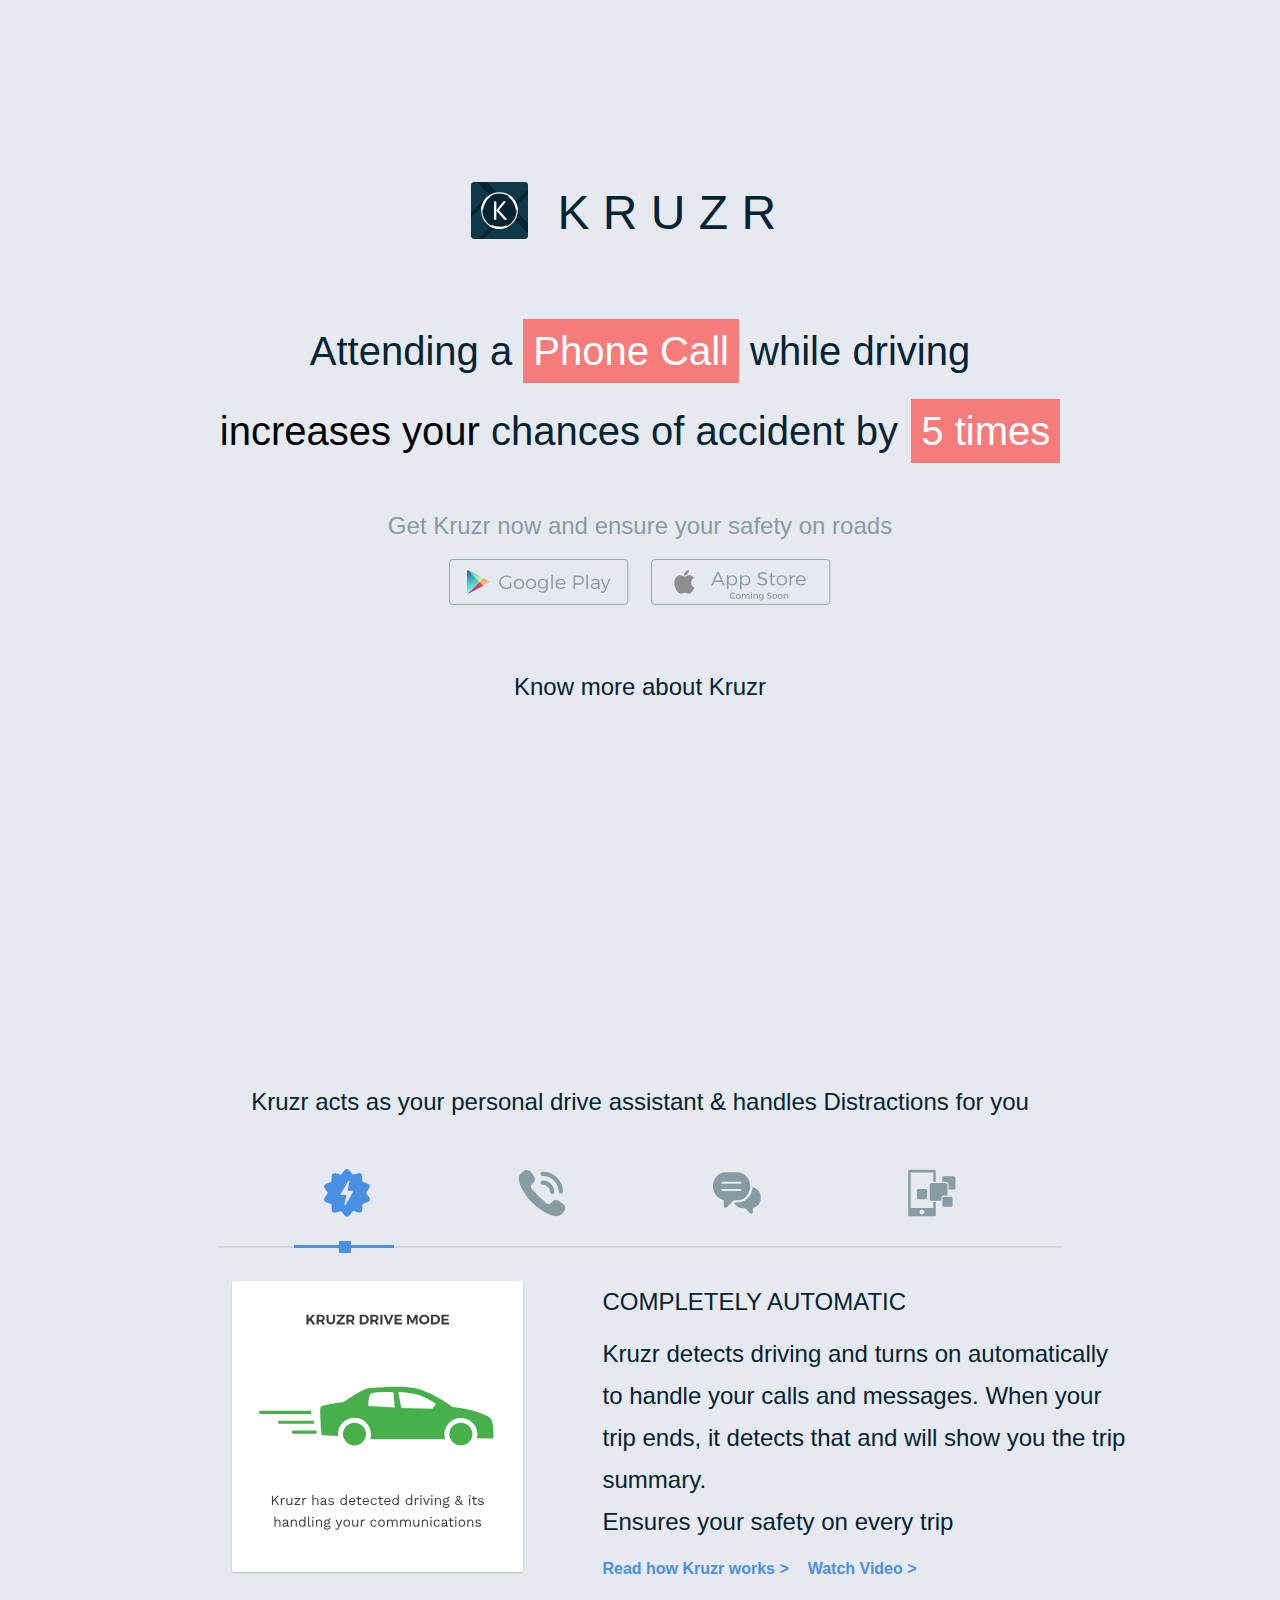
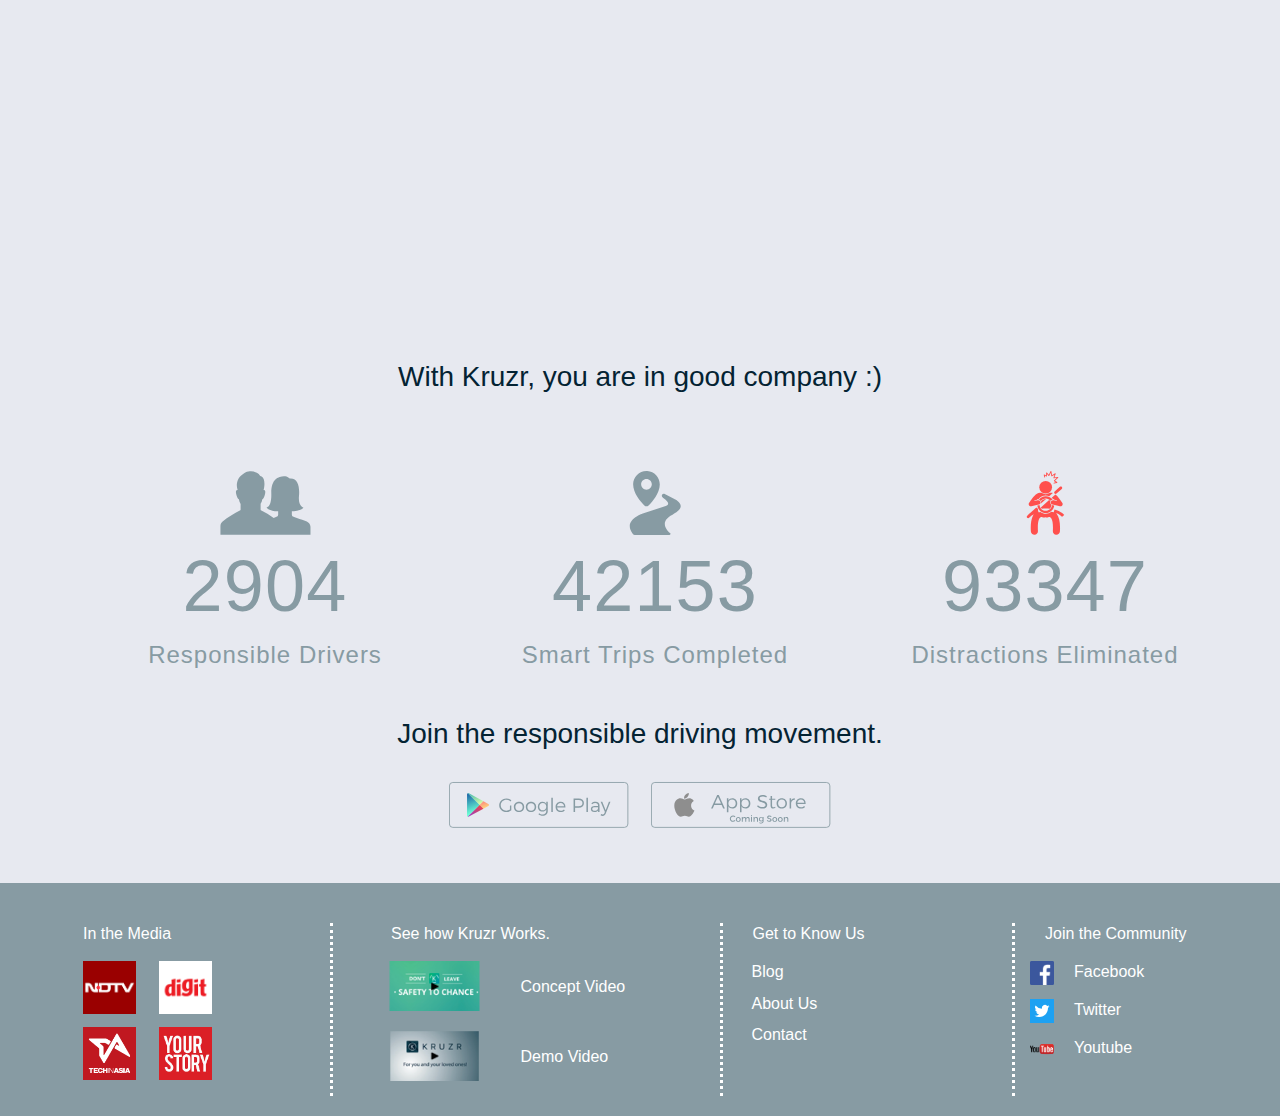
<file: index.html>
<!DOCTYPE html>
<html lang="en">
<head>
  <title>Kruzr - Smart Driving Assistant</title>
  <meta charset="utf-8">
  <meta name="viewport" content="width=device-width, initial-scale=1">
  <meta name="description" content="Kruzr is a smart driving assistant mobile app. Eliminates distracted driving. Handles calls and messages intelligently. Drive Smart. Road Safety." />
  <meta name="keywords" content="Smart Driving Assistant,Distracted driving app,Safe driving app,Safe Driving,Road Safety,Smart driving app,In-car assistant,Safe driving assistant app,Drive mode,Driving interface,digital co-driver,Smart driving,Safe Drive,Texting and driving,call blocker,caller id,personal assistant">
  <META HTTP-EQUIV="CACHE-CONTROL" CONTENT="NO-CACHE">

		<!-- Favicons -->
    <!-- Favicons -->
    <!-- <link rel="shortcut icon" type="image/x-icon" href="img/logo.svg"> -->
    <link rel="shortcut icon" href="img/favicon.ico">
    <link rel="icon" sizes="16x16 32x32 64x64" href="img/favicon.ico">
    <link rel="icon" type="image/png" sizes="196x196" href="img/favicon-192.png">
    <link rel="icon" type="image/png" sizes="160x160" href="img/favicon-160.png">
    <link rel="icon" type="image/png" sizes="96x96" href="img/favicon-96.png">
    <link rel="icon" type="image/png" sizes="64x64" href="img/favicon-64.png">
    <link rel="icon" type="image/png" sizes="32x32" href="img/favicon-32.png">
    <link rel="icon" type="image/png" sizes="16x16" href="img/favicon-16.png">
    <link rel="apple-touch-icon" href="/favicon-57.png">
    <link rel="apple-touch-icon" sizes="114x114" href="img/favicon-114.png">
    <link rel="apple-touch-icon" sizes="72x72" href="img/favicon-72.png">
    <link rel="apple-touch-icon" sizes="144x144" href="img/favicon-144.png">
    <link rel="apple-touch-icon" sizes="60x60" href="img/favicon-60.png">
    <link rel="apple-touch-icon" sizes="120x120" href="img/favicon-120.png">
    <link rel="apple-touch-icon" sizes="76x76" href="img/favicon-76.png">
    <link rel="apple-touch-icon" sizes="152x152" href="img/favicon-152.png">
    <link rel="apple-touch-icon" sizes="180x180" href="img/favicon-180.png">
    <meta name="msapplication-TileColor" content="#FFFFFF">
    <meta name="msapplication-TileImage" content="img/favicon-144.png">
    <meta name="msapplication-config" content="img/browserconfig.xml">
		<link rel="kruzr-icon" sizes="60x60" href="img/logo.svg">
		<!-- Ionicon fonts css file -->
		<!-- <link rel="stylesheet" href="css/ionicons.min.css"> -->
		<!-- magnific popup css file -->
		<!-- <link rel="stylesheet" href="css/magnific-popup.css"> -->
		<!-- Animate.css file -->
		<link rel="stylesheet" href="css/animate.css">
		<!-- Owl carousel css file -->
		<!-- <link rel="stylesheet" href="css/owl.carousel.css"> -->
		<!-- Bootstrap file -->
		<link rel="stylesheet" href="css/bootstrap.min.css">
		<!-- Custom styles css file -->
		<link rel="stylesheet" href="css/kruzr-style.css">

		<!-- <script src="js/jquery-1.12.1.min.js"></script>
		<script src="js/jquery-1.7.min.js"></script> -->

		<script src="js/jquery-2.2.4.min.js"></script>

      <!-- <link rel="stylesheet" type="text/css" href="css/style.css"> -->

      <!-- Google Tag Manager -->
      <script>(function(w,d,s,l,i){w[l]=w[l]||[];w[l].push({'gtm.start':
      new Date().getTime(),event:'gtm.js'});var f=d.getElementsByTagName(s)[0],
      j=d.createElement(s),dl=l!='dataLayer'?'&l='+l:'';j.async=true;j.src=
      'https://www.googletagmanager.com/gtm.js?id='+i+dl;f.parentNode.insertBefore(j,f);
      })(window,document,'script','dataLayer','GTM-WQ2V5J8');</script>
      <!-- End Google Tag Manager -->

      <!-- Facebook Pixel Code -->
      	<script>
      	!function(f,b,e,v,n,t,s){if(f.fbq)return;n=f.fbq=function(){n.callMethod?
      	n.callMethod.apply(n,arguments):n.queue.push(arguments)};if(!f._fbq)f._fbq=n;
      	n.push=n;n.loaded=!0;n.version='2.0';n.queue=[];t=b.createElement(e);t.async=!0;
      	t.src=v;s=b.getElementsByTagName(e)[0];s.parentNode.insertBefore(t,s)}(window,
      	document,'script','https://connect.facebook.net/en_US/fbevents.js');
      	fbq('init', '673801936126494'); // Insert your pixel ID here.
      	fbq('track', 'PageView');
      	</script>
      	<noscript><img height="1" width="1" style="display:none"
      	src="https://www.facebook.com/tr?id=673801936126494&ev=PageView&noscript=1"
      	/></noscript>


<script type="application/ld+json">
{
  "@context":"http://schema.org",
  "@type":"ItemList",
  "itemListElement":[
    {
      "@type":"ListItem",
      "position":1,
      "url":"https://blog.kruzr.co/penal-charges-for-texting-and-driving-in-the-state-of-new-york-d755e2005e6b"
    },
    {
      "@type":"ListItem",
      "position":2,
      "url":"https://blog.kruzr.co/5-solutions-to-boring-long-drives-6857a3269238"
    },
    {
      "@type":"ListItem",
      "position":3,
      "url":"https://blog.kruzr.co/distracted-driving-an-alarming-problem-e9009d1098ee"
    }
  ]
}
</script>

<script type="application/ld+json">
{
  "@context": "http://schema.org",
  "@type": "Person",
  "name": "Kruzr",
  "url": "http://www.kruzr.co",
  "sameAs": [
    "https://www.facebook.com/kruzrsmartdrive",
    "https://twitter.com/Kruzr_co",
    "https://www.linkedin.com/company/13214735/"
  ]
}
</script>

<script>
$(function () {
    var messages = [],
        index = 0;


    messages.push('Phone Call');
    messages.push('Facebook feed');
    messages.push('Whatsapp message');
    messages.push('Kruzr');

    // messages.push('Youtube');
    // messages.push('Facebook Feed');
    // messages.push('Change Music');
    // messages.push('Navigation');
    // messages.push('Phone Call');
    // messages.push('Whatsapp Chat');
    // messages.push('kruzr');


    var messages1 = [],
        index1 = 0;


    messages1.push('5 times');
    messages1.push('10 times');
    messages1.push('23 times');
    // messages1.push('40%');
    // messages1.push('50%');
    // messages1.push('60%');
    messages1.push('25%');

    var messagestart = [],
    indexstart = 0;

    messagestart.push('Attending a');
    messagestart.push('Checking your');
    messagestart.push('Replying to a');
    messagestart.push('Using');

    // messagestart.push('Watching');
    // messagestart.push('Checking your');
    // messagestart.push('Trying to');
    // messagestart.push('Looking for');
    // messagestart.push('Attending a');
    // messagestart.push('Replying to');
    // messagestart.push('If you use');

    var messageend = [],
    indexend = 0;

    messageend.push('increases your ');
    messageend.push('increases your ');
    messageend.push('increases your ');

    messageend.push('and reduces your ');



    var messagedriving = [],
    indexdriving = 0;

    messagedriving.push(' while ');
    messagedriving.push(' while ');
    messagedriving.push(' while ');
    messagedriving.push(' eliminates distracted ');


    var i = 0;
    function cycle() {
        $('#some-id').html(messages[index]);
        index++;

        if (index === messages.length) {
            index = 0;
        }

         $('#some-id1').html(messages1[index1]);
        index1++;

        if (index1 === messages1.length) {
            index1 = 0;
        }

        $('#start-id').html(messagestart[indexstart]);
       indexstart++;

       if (indexstart === messagestart.length) {
           indexstart = 0;
       }

       $('#end-id').html(messageend[indexend]);
       indexend++;

      if (indexend === messageend.length) {
          indexend = 0;
      }

      $('#drive-id').html(messagedriving[indexdriving]);
      indexdriving++;

     if (indexdriving === messagedriving.length) {
         indexdriving = 0;
     }

      var doc = document.getElementById("background");
      var doc1 = document.getElementById("background1");
      //"#F57C7A", "#FA6664", "#F25850",
      var color = ["#F57C7A","#F7534A","#ED443B","#47B04B"];

      doc1.style.backgroundColor = color[i];
      doc.style.backgroundColor = color[i];
      i = (i + 1);
      if (i === color.length) {
          i = 0;
      }

        setTimeout(cycle, 4000);
    }


    function change()
    {
        // var doc = document.getElementById("background");
        // var doc1 = document.getElementById("background1");
        // var color = ["#F57C7A", "#FA6664", "#F25850","#F7534A","#ED443B","#FF0700","#47B04B"];
        //
        // doc1.style.backgroundColor = color[i];
        // doc.style.backgroundColor = color[i];
        // i = (i + 1);
        // if (i === color.length) {
        //     i = 0;
        // }
        var messages = [],
        index = 0;

    }
    setInterval(change, 4000);

    cycle();
});

</script>


<!-- script for scroll -->
<script type="text/javascript">
function scroll(val)
{
    //alert(document.getElementById(val));
    document.getElementById(val).click()
}

</script>

<script type="text/javascript">
    $(function () {

    function loadDoc() {
      var xhttp = new XMLHttpRequest();
      xhttp.onreadystatechange = function() {
        if (this.readyState == 4 && this.status == 200) {
          document.getElementById("users").innerHTML =
          this.responseText;
          console.log(this.responseText);
        }
      };
      xhttp.open("GET", "users.txt", true);
      xhttp.send();
    }
    function loadDocTrips() {
      var xhttp = new XMLHttpRequest();
      xhttp.onreadystatechange = function() {
        if (this.readyState == 4 && this.status == 200) {
          document.getElementById("trips").innerHTML =
          this.responseText;
          console.log(this.responseText);
        }
      };
      xhttp.open("GET", "trips.txt", true);
      xhttp.send();
    }

    function loadDocDistractions() {
      var xhttp = new XMLHttpRequest();
      xhttp.onreadystatechange = function() {
        if (this.readyState == 4 && this.status == 200) {
          document.getElementById("distractions").innerHTML =
          this.responseText;
          console.log(this.responseText);
        }
      };
      xhttp.open("GET", "distractions.txt", true);
      xhttp.send();
    }


    loadDoc();
    loadDocTrips();
    loadDocDistractions();
    // cycle();
});
</script>


<!-- Script for manu bar -->
<script type="text/javascript">
// Create a clone of the menu, right next to original.

$(window).resize(function () {
  $("#max-size")
  .height($(window).height()-.2*$(window).height());

  $("#details")
  .height($(window).height());

  console.log($(window).height());
  console.log(.2*$(window).height());

  if($(window).width() < 750){
          window.location = "./mobile-index.html"
      }
});
</script>


<script >
function myFunction() {
    // alert("Page is loaded");
    $("#max-size")
    .height($(window).height()-.2*$(window).height());

    $("#details")
    .height($(window).height());

//details

    console.log("height on load" +$(window).height());
    console.log("height on load" +.2*$(window).height());


    if($(window).width() < 750){
            window.location = "./mobile-index.html"
        }
}
</script>

<script type="text/javascript">
    function preloadFunc()
    {
      $("#max-size")
      .height($(window).height()-.2*$(window).height());

      $("#details")
      .height($(window).height());

      if($(window).width() < 750){
              window.location = "./mobile-index.html"
          }
    }
    window.onpaint = preloadFunc();
</script>


<script>
    var divs = ["Menu1", "Menu2", "Menu3", "Menu4"];
    var divs1 = ["Menu11", "Menu22", "Menu33", "Menu44"];
    var visibleDivId = null;
    var visibleDivId1 = null;
    function toggleVisibility(divId,divId1) {
      if(visibleDivId === divId) {
        visibleDivId = divId;
      } else {
        visibleDivId = divId;
      }
      hideNonVisibleDivs();

      if(visibleDivId1 === divId1) {
        visibleDivId1 = divId1;
      } else {
        visibleDivId1 = divId1;
      }
      hideNonVisibleDivs1();
      changeImage(divId);
    }

    function changeImage(divId) {

      if(divId == 'Menu1'){
        document.getElementById('call').src="img/automation_selected.svg";
        document.getElementById('chat').src="img/ic_call_deselcted.svg";
        document.getElementById('navigation').src="img/ic_chat.svg";
        document.getElementById('music').src="img/interface_deselected.svg";
      }
      else if(divId == 'Menu2'){
        document.getElementById('call').src="img/automation_deselected.svg";
        document.getElementById('chat').src="img/ic_call.svg";
        document.getElementById('navigation').src="img/ic_chat.svg";
        document.getElementById('music').src="img/interface_deselected.svg";
      }
      else if(divId == 'Menu3'){
        document.getElementById('navigation').src="img/ic_chat_selected.svg";
        document.getElementById('call').src="img/automation_deselected.svg";
        document.getElementById('chat').src="img/ic_call_deselcted.svg";
        document.getElementById('music').src="img/interface_deselected.svg";
      }
      else if(divId == 'Menu4'){
        document.getElementById('navigation').src="img/ic_chat.svg";
        document.getElementById('music').src="img/interface_selected.svg";
        document.getElementById('call').src="img/automation_deselected.svg";
        document.getElementById('chat').src="img/ic_call_deselcted.svg";

      }
    }

    function hideNonVisibleDivs() {
      var i, divId, div;
      for(i = 0; i < divs.length; i++) {
        divId = divs[i];
        div = document.getElementById(divId);
        if(visibleDivId === divId) {
          div.style.display = "block";
        } else {
          div.style.display = "none";
        }
      }
    }
    function hideNonVisibleDivs1() {
      var i, divId1, div1;
      for(i = 0; i < divs.length; i++) {
        divId1 = divs1[i];
        div1 = document.getElementById(divId1);
        if(visibleDivId1 === divId1) {
          div1.style.display = "block";
        } else {
          div1.style.display = "none";
        }
      }
    }
</script>

<script>
  (function(i,s,o,g,r,a,m){i['GoogleAnalyticsObject']=r;i[r]=i[r]||function(){
  (i[r].q=i[r].q||[]).push(arguments)},i[r].l=1*new Date();a=s.createElement(o),
  m=s.getElementsByTagName(o)[0];a.async=1;a.src=g;m.parentNode.insertBefore(a,m)
  })(window,document,'script','https://www.google-analytics.com/analytics.js','ga');

  ga('create', 'UA-103998989-1', 'auto');
  ga('send', 'pageview');

</script>

<script>
$(document).ready(function(){
  // Add smooth scrolling to all links
  $("a").on('click', function(event) {

    // Make sure this.hash has a value before overriding default behavior
    if (this.hash !== "") {
      // Prevent default anchor click behavior
      event.preventDefault();

      // Store hash
      var hash = this.hash;

      // Using jQuery's animate() method to add smooth page scroll
      // The optional number (800) specifies the number of milliseconds it takes to scroll to the specified area
      $('html, body').animate({
        scrollTop: $(hash).offset().top
      }, 800, function(){

        // Add hash (#) to URL when done scrolling (default click behavior)
        window.location.hash = hash;
      });
    } // End if
  });
});
</script>




<!-- JSON-LD markup generated by Google Structured Data Markup Helper. -->
<script type="application/ld+json">
{
  "@context" : "http://schema.org",
  "@type" : "SoftwareApplication",
  "name" : "KRUZR",
  "image" : "http://www.kruzr.co/img/logo.svg",
  "url" : "http://www.kruzr.co/",
  "author" : {
    "@type" : "Person",
    "name" : "Dinesh Fatehpuria"
  },
  "publisher" : {
    "@type" : "Organization",
    "name" : "Kruzr"
  },
  "applicationCategory" : "smart driving assistant",
  "downloadUrl" : "https://play.google.com/store/apps/details?id=co.kruzr.drivesafe&utm_source=website&utm_medium=banner&utm_campaign=inital_landing_page&utm_content=fear",
  "operatingSystem" : "Android",
  "softwareVersion" : "1.2.3",
  "aggregateRating" : {
    "@type" : "AggregateRating",
    "ratingValue" : "4.5",
    "bestRating" : "5",
    "worstRating" : "1",
    "ratingCount" : "81"
  },
  {
  "@context": "http://schema.org",
  "@type": "Organization",
  "url": "http://www.kruzr.co",
  "logo": "http://www.kruzr.co/img/logo.svg"
  }
}
</script>
<style type="text/css">
.marquee {
background-color: #ddd;
width: 100%;
margin: 0 auto;
overflow: hidden;
white-space: nowrap;
}
.marquee span {
display: inline-block;
font-size: 20px;
position: relative;
left: 100%;
animation: marquee 15s linear infinite;
}
.marquee:hover span {
animation-play-state: paused;
}

.marquee span:nth-child(1) {
animation-delay: 0s;
}
.marquee span:nth-child(2) {
animation-delay: 0.8s;
}
.marquee span:nth-child(3) {
animation-delay: 1.6s;
}
.marquee span:nth-child(4) {
animation-delay: 2.4s;
}
.marquee span:nth-child(5) {
animation-delay: 3.2s;
}
.marquee span:nth-child(6) {
animation-delay: 4.0s;
}
.marquee span:nth-child(7) {
animation-delay: 4.8s;
}
.marquee span:nth-child(8) {
animation-delay: 5.6s;
}

@keyframes marquee {
0%   { left: 100%; }
100% { left: -80%; }
}

.mouse{
    width: 40px;
    height:50px;
    /*background-color: blue;*/
    position: relative;
    border-radius: 40%;
    animation-name: mousemove;
    animation-duration: 2s;
    animation-iteration-count: infinite;

}

@keyframes mousemove{
    0%   { top:0px;}
    25%  {top:30px ;}
    50%  {top:20px;}
    75%  {top:30px;}
    100% {top:0px;}
}

	</style>

</head>
<body onload="myFunction()">

  <!-- Google Tag Manager (noscript) -->
<noscript><iframe src="https://www.googletagmanager.com/ns.html?id=GTM-WQ2V5J8"
height="0" width="0" style="display:none;visibility:hidden"></iframe></noscript>
<!-- End Google Tag Manager (noscript) -->


<!-- Start Loading page -->
		<!-- <div class="loading">
			<div class="loading-wrapper">
				<div class="rec r1"></div>
				<div class="rec r2"></div>
			</div>
		</div> -->
		<!-- End Loading page -->


<div class="visible-desktop">
  <div class="main-page">

	<!-- <div class="imageContainer" >

		 <p style="text-align:center "><img src="img/logo.svg" width="57" height="57" align="middle" ;>         K R U Z R</p>



<!-- Start of First page -->


  <div id="max-size" class="margin-top-landing-page">
      <!-- Main page logo -->
      <div class="container">
        <div class="row">

              <div class="col-md-5 col-sm-5">
                <p style="text-align:right" ><img src="img/logo.svg" width="57" height="57" align="middle" ;="" ></p>
              </div>

          <!-- text -->
                <div class="col-md-6 col-sm-6">
                  <p class="tab-text-kruzr-title" style="text-align:left">K R U Z R</p>
                </div>

        </div>

      </div>

      <!-- changing text -->

			<div class = "text_content">

    				<p class="start" ><span id="start-id" >Watching</span> <p class="start1" id="background" style="background-color:#F57C7A" > <span id="some-id" >Youtube</span></p><p class="start"><span id="drive-id"> while</span></p><p class="driving">driving</p></p>
    				<p class="start" style="color:black;" ><span id="end-id" > increases your </span><p class="driving">chances of accident</p><p class="start"> by</p> <p class="start1" id="background1" style="background-color:#F57C7A"> <span id="some-id1"> 10%</span> </p> </p>

			</div>

		        <p class="second" > Get Kruzr now and ensure your safety on roads </p>


      <!-- main page bottons -->
	  	<div class = "text_content_download_button">

            <a href="https://play.google.com/store/apps/details?id=co.kruzr.drivesafe&utm_source=website&utm_medium=banner&utm_campaign=inital_landing_page&utm_content=fear" target="_blank" onclick=" ga ('send', 'event', 'website', 'click', 'clicked on landing page download button');">
      	         <button class="button1" type="submit" style="background-color:transparent; border-color:transparent;">
        			<img src="img/play.svg" height=70px width=180px /></button>
            </a>

            <a>
                 <button class="button1" type="submit" style="background-color:transparent; border-color:transparent;" onclick=" ga ('send', 'event', 'website', 'click', 'clicked on landing page download ios button');">
              <img src="img/istore_cs.svg" height=70px width=180px /></button>
            </a>

	    </div>

            <div class="text_content_download_button" style="margin-top:1%;">
            <!--  <button class="button1" type="submit" style="background-color:transparent; border-color:transparent;">
              <p class="howkruzrworks" style="float:middle;" onclick="scroll('id1')" > Find out how kruzr works </p>-->
              <a href="#details"><p class="howkruzrworks" style="float:middle;" onclick=" ga ('send', 'event', 'website', 'click', 'clicked on know more about kruzr ');">Know more about Kruzr</p></a>
              <!-- <a href="#details"><img src="img/Mouse.png" class="mouse" onclick=" ga ('send', 'event', 'website', 'click', 'clicked on know more about kruzr ');"></a> -->
            </div>


</div>


<!-- Navigation bar container -->
      <div class="nav-container">
         <nav class="row navbar navbar-default">
            <div class="container" >

              <div class="row"   style="padding-bottom:0;margin-bottom:0;">
                <!-- Footer Cont No. 1 -->
                <div class="col-md-3 col-sm-4">
                  <!-- Left contents -->
            		 <ul class="nav navbar-nav navbar-left" style="float:left">
                  		 	<li>
      	                     <a><img src="img/logo.svg" height="37" width="37" float="left" /></a>
      						      </li>
						            <li>
                            <a class="menu-kruzr"  style="text-align:left;float:middle;margin-top:10px; margin-left:-10%">K R U Z R</a>
                        </li>
            		 </ul>
               </div>
               <div class="col-md-9 col-sm-8">
                  <!-- right contents -->
                  <ul class="nav navbar-nav navbar-right" style="float:right">
                       	<!-- <li>
                           	<a class="menu-titles" >  <p style="fletter-spacing:0;text-align:left;float:middle;padding-top:10px;">Our Impact</p>
      									     </a>
                        </li> -->
                       	<li>
                           	<a  href="aboutkruzr.html" target="_blank" class="menu-titles" >  <p style="letter-spacing:0;text-align:left;float:middle;padding-top:10px;" onclick=" ga ('send', 'event', 'website', 'click', 'clicked on menu how it works');"  >HOW KRUZR WORKS</p>
      									     </a>
                        </li>
                       	<li>
                            <a href="https://play.google.com/store/apps/details?id=co.kruzr.drivesafe&utm_source=website&utm_medium=banner&utm_campaign=menu&utm_content=fear" target="_blank" >  <img src="img/kruzrandroid.svg" class="menu-download-icon"  align="left" style="float:middle;padding-bottom:5%;margin-left:5px;margin-right:10px;margin-top:0px;" onclick=" ga ('send', 'event', 'website', 'click', 'clicked on menu download button');"/>
      									   </a>

                        </li>
                        <li>
                            <a>  <img src="img/kruzrios.svg" class="menu-download-icon"  align="left" style="float:middle;padding-bottom:5%;margin-left:-20px;margin-top:0px;" onclick=" ga ('send', 'event', 'website', 'click', 'clicked on menu ios download button');" />
                           </a>
                        </li>
                     </ul>
                   </div>


                </div>
               </div>
         	</nav>
  </div>

         <!-- End Navigation container -->

<!-- Start of Second page -->
<div class = " margin-top-second-page" id="details" style=" background :#e7e9f0; Vertical-Align:middle">
 	<div class="container">
 		<div >
 			<!-- text -->
   			<div>
   				<p class="Second_page" style= " font-family:'Work Sans', sans-serif; font-weight:300;">Kruzr acts as your personal drive assistant & handles Distractions for you</p>
   			</div>

 			<!-- icons -->
 			<div>
     				<div class="services_center">

    				<!-- Title -->
    				     <div class="row">
                              <div class="col-md-2 col-sm-2"></div>
    	                        <!-- Service No. 1 -->
    	                        <div class="col-md-2 col-sm-2">
    	                            <div class="service">
    	                                <!-- <img href="#" onclick="toggleVisibility('Menu1','Menu11');" style=" float:left; display:inline" src="img/ic_call.svg" width="48" height="48" 				onmouseover="this.src='http://icons.iconarchive.com/icons/		fasticon/angry-birds/128/red-bird-icon.png'" onmouseout="this.src='img/ic_call.svg'"        border="0" alt=""  /> -->
                                      <img id="call" href="#" onclick="toggleVisibility('Menu1','Menu11');" style=" float:left; display:inline" src="img/automation_selected.svg" width="48" height="48"  border="0" alt=""  />
                                  </div>

                                  <div id="Menu11" class="sub-line" style="float:center;margin-left:15%;margin-top:32px;">
                                      <div class="sub-line2"></div>
                                  </div>
    	                        </div>
    	                        <!-- Service No. 2 -->
    	                        <div class="col-md-2 col-sm-2">
    	                            <div class="service">
    	                                <img id="chat" href="#" onclick="toggleVisibility('Menu2','Menu22');" style=" float:left; display:inline" src="img/ic_call_deselcted.svg" width="48" height="48" alt="bbc news special"   border="0" alt="" />
    	                            </div>
                                  <div id="Menu22" class="sub-line" style="float:center;margin-left:15%;margin-top:32px; display:none;">
                                      <div  class="sub-line2"></div>
                                  </div>
    	                        </div>
    	                        <!-- Service No. 3 -->
    	                        <div class="col-md-2 col-sm-2">
    	                            <div class="service">
    	                                <img id="navigation" href="#" onclick="toggleVisibility('Menu3','Menu33');" style=" float:left; display:inline" src="img/ic_chat.svg" width="48" height="48" alt="bbc news special"   border="0" alt=""  />
    	                            </div>

                                  <div id="Menu33" class="sub-line" style="float:center;margin-left: 15%; margin-top:32px;display:none;">
                                       <div  class="sub-line2"></div>
                                  </div>
    	                        </div>
    	                        <!-- Service No. 4 -->
    	                        <div class="col-md-2 col-sm-2">
    	                            <div class="service">
    	                                <img id="music" href="#" onclick="toggleVisibility('Menu4','Menu44');" style=" float:left; display:inline" src="img/interface_deselected.svg" width="48" height="48" alt="bbc news special"  border="0" alt="" />
    	                            </div>

                                  <div id="Menu44" class="sub-line" style="float:center;margin-left:15%;margin-top:32px;display:none;">
                                        <div  class="sub-line2"></div>
                                  </div>

                      	      </div>

                              <div class="col-md-2 col-sm-2"></div>
    	                       </div>

    	                    <!-- line -->

                 					<div class="line"></div>


     			</div>


     			<!-- content 1-->
     		<div class="inner_div">
    			<div id="Menu1">
    				<div class="container">
                        <div class="row" style="margin-top:-6%;margin-left:-1%; margin-right:3%">
                            <!-- Cont No. 1 -->
                            <!-- image -->
                            <div class="col-md-2 col-sm-1"></div>
                            <div class="col-md-4 col-sm-4" style="margin-left:-4%">
                                <p ><img src="img/automatic.svg"  height="295px" width="295px"  align="middle" ;></p>
                            </div>
                            <!-- text -->
                            <div class="col-sm-2"></div>
                            <div class="col-md-6 col-sm-5">
                                <p class=  "tab-text-explanation-title" style="text-align:left">COMPLETELY AUTOMATIC</p>

                                <p class = "tab-text2" style="text-align:left">Kruzr detects driving and turns on automatically to handle your calls and messages. When your trip ends, it detects that and will show you the trip summary.
                                </p>
                                <p class=  "tab-text2-sub" style="text-align:left">Ensures your safety on every trip</p>
                                <div class="row" style="display: inline-block;" >


                                        <a href="aboutkruzr.html" target="_blank">  <p class="link-but-text"  > Read how Kruzr works ></p>
                                        </a>
                                        <a href="https://www.youtube.com/watch?v=JTr9Uo9dlR4" target="_blank">  <p class="link-but-text" style="float:middle;" > Watch Video ></p>
                                        </a>

                                </div>

                            </div>
                        </div>


                    </div>
                </div>

            <div id="Menu2" style="display: none;">
                <div class="container">
                                <div class="row" style="margin-top:-6%;margin-left:-1%; margin-right:3%">
                                    <!-- Cont No. 1 -->
                                    <!-- image -->
                                    <div class="col-md-2 col-sm-1"></div>
                                    <div class="col-md-4 col-sm-4" style="margin-left:-4%">
                                        <p ><img src="img/missed.svg" height="295px" width="295px"  align="middle" ;></p>
                                    </div>
                                    <!-- text -->
                                    <div class="col-sm-2"></div>
                                    <div class="col-md-6 col-sm-5">
                                        <p class=  "tab-text-explanation-title" style="text-align:left">HANDLES CALLS INTELLIGENTLY</p>

                                        <p class = "tab-text2" style="text-align:left">When you get a call, Kruzr receives it and informs the caller you are driving. It asks them to continue only if its important by dialing 1. If caller dials 1, your phone rings.
                                        </p>
                                        <p class=  "tab-text2-sub" style="text-align:left">Stay safe. And connected.</p>
                                        <div class="row" style="display: inline-block;" >

                                          <a href="aboutkruzr.html" target="_blank">  <p class="link-but-text"  > Read how Kruzr works ></p>
                                          </a>
                                          <a href="https://www.youtube.com/watch?v=JTr9Uo9dlR4" target="_blank">  <p class="link-but-text" style="float:middle;" > Watch Video ></p>
                                          </a>

                                        </div>

                                    </div>
                                </div>


                    </div>
              </div>



              <div id="Menu3" style="display: none;">
                  <div class="container">
                    <div class="row" style="margin-top:-6%;margin-left:-1%; margin-right:3%">
                            <!-- Cont No. 1 -->
                            <!-- image -->
                            <div class="col-md-2 col-sm-1"></div>
                            <div class="col-md-4 col-sm-4" style="margin-left:-4%">
                                <p ><img src="img/messages.svg"  height="295px" width="295px"  align="middle" ;></p>
                            </div>
                            <!-- text -->
                            <div class="col-sm-2"></div>
                            <div class="col-md-6 col-sm-5">
                                <p class=  "tab-text-explanation-title" style="text-align:left">CHATBOT FOR MESSAGES</p>

                                <p class = "tab-text2" style="text-align:left">We’ve built a chatbot which handles your messages by interacting with the sender and recording their message.If the message is important, it informs you when you stop next, like at signals.
                                </p>
                                <!-- <p class=  "tab-text2-sub" style="text-align:left">Stay safe. And connected.</p> -->
                                <div class="row" style="display: inline-block;" >

                                  <a href="aboutkruzr.html" target="_blank">  <p class="link-but-text"  > Read how Kruzr works ></p>
                                  </a>
                                  <a href="https://www.youtube.com/watch?v=JTr9Uo9dlR4" target="_blank">  <p class="link-but-text" style="float:middle;" > Watch Video ></p>
                                  </a>

                                </div>

                            </div>
                    </div>
                  </div>
                </div>


          <div id="Menu4" style="display: none;">
              <div class="container">
                    <div class="row" style="margin-top:-6%;margin-left:-1%; margin-right:3%">
                            <!-- Cont No. 1 -->
                            <!-- image -->
                            <div class="col-md-2 col-sm-1"></div>
                            <div class="col-md-4 col-sm-4" style="margin-left:-4%">
                                <p ><img src="img/interface.svg" height="295px" width="295px"  align="middle" ;></p>
                            </div>
                            <!-- text -->
                            <div class="col-sm-2"></div>
                            <div class="col-md-6 col-sm-5">
                                <p class=  "tab-text-explanation-title" style="text-align:left">SMART DRIVING INTERFACE</p>

                                <p class = "tab-text2" style="text-align:left">With our driving interface, you can control all your music players, navigate to stored locations with a tap, make a quick call, or check any important call or messages you might have missed.
                                </p>
                                <!-- <p class=  "tab-text2-sub" style="text-align:left">Designed for you.</p> -->
                                <div class="row" style="display: inline-block;" >

                                  <a href="aboutkruzr.html" target="_blank">  <p class="link-but-text"  > Read how Kruzr works ></p>
                                  </a>
                                  <a href="https://www.youtube.com/watch?v=JTr9Uo9dlR4" target="_blank">  <p class="link-but-text" style="float:middle;" > Watch Video ></p>
                                  </a>

                                </div>

                            </div>
                      </div>


                </div>
            </div>
          </div>


        </div>
	   </div>

  </div>
</div>



<!-- Start of Third page -->

<div class="third-page" style="margin-bottom:0%">
	<div class ="container">

		<!-- 3rd page First Text -->

  		<div class="text3" style="padding-bottom:72px";>
  			<p class="page3"> With Kruzr, you are in good company :)</p>
  		</div>

		<!-- Facts Sction -->

		<div class="fun-facts center" id="facts">
			<div class="pattern"></div>
			<div class="container">
				<div class="row">
					<!-- Fact No. 1 -->
					<div class="col-md-4 col-sm-4">
						<div class="fact">
							<img src="img/ic_community.svg" width="91" height="64" alt="bbc news special"/>
							<p id="users">685</p>
							<span style="color:#879ba3; font-size:24px; font-family:'Work Sans', sans-serif;">Responsible Drivers</span>
						</div>
					</div>
					<!-- Fact No. 2 -->
					<div class="col-md-4 col-sm-4">
						<div class="fact">
							<img src="img/ic_trip.svg" width="91" height="64" alt="bbc news special"/>
							<p id="trips">120</p>
							<span style="color:#879ba3; font-size:24px; font-family:'Work Sans', sans-serif;">Smart Trips completed</span>
						</div>
					</div>
					<!-- Fact No. 3 -->
					<div class="col-md-4 col-sm-4">
						<div class="fact">
							<img src="img/ic_distractions.svg" width="91" height="64" alt="bbc news special"/>
							<p id="distractions">9,400</p>
							<span style="color:#879ba3; font-size:24px; font-family:'Work Sans', sans-serif;">Distractions eliminated</span>
						</div>
					</div>

				</div>
			</div>
		</div>

		<!-- 3rd page Second Text -->

		<div class="text3" style="padding-bottom:1%">
			<p class="page3"> Join the responsible driving movement.</p>
		</div>

		<!-- Third page buttons -->

		<!-- <p style="text-align:center">
		  	<div class = "button"> -->
          <!-- <div class = "text_content_download_button">
          <a href="#" target="_blank" >
    	    <button class="button1" type="submit" style="background-color:transparent; border-color:transparent;">
      			<img src="img/google-play-badge.png" height=70px width=180px /></button></a>
    	    </div>

				<div class="col-md-6 col-sm-6">
            <a href="#" target="_blank" >
					<button class="button1" type="submit" style="background-color:transparent; border-color:transparent;">
			  			<img src="img/appstore.svg" height=70px width=180px /></a>
					</button>
				</div> -->

        <div class = "text_content_download_button">
        <a href="https://play.google.com/store/apps/details?id=co.kruzr.drivesafe&utm_source=website&utm_medium=banner&utm_campaign=end_page&utm_content=fear" target="_blank">
  	         <button class="button1" type="submit" style="background-color:transparent; border-color:transparent;" onclick=" ga ('send', 'event', 'website', 'click', 'clicked on imapct download button');">
    			<img src="img/play.svg" height=70px width=180px /></button>
        </a>
        <a >
             <button class="button1" type="submit" style="background-color:transparent; border-color:transparent;" onclick=" ga ('send', 'event', 'website', 'click', 'clicked on impact download button ios');">
          <img src="img/istore_cs.svg" height=70px width=180px /></button>
        </a>
  	    </div>

		    <!-- </div>
	    </p> -->


	</div>

</div>


<!-- <p class="marquee">
  <span><img src="img/apple_ipad_logo.png" style="margin-left:10%; height:53px; width:53px;" /><a href="https://www.techinasia.com/drive-phone-app-kruzr" target="_blank" >Text 1</a></span>
  <span><img src="img/apple_ipad_logo.png" style="margin-left:10%; height:53px; width:53px;" /><a href="https://www.techinasia.com/drive-phone-app-kruzr" target="_blank" >Text 2</a></span>
  <span><img src="img/apple_ipad_logo.png" style="margin-left:10%; height:53px; width:53px;" /><a href="https://www.techinasia.com/drive-phone-app-kruzr" target="_blank" >Text 3</a></span>
  <span><img src="img/apple_ipad_logo.png" style="margin-left:10%; height:53px; width:53px;" /><a href="https://www.techinasia.com/drive-phone-app-kruzr" target="_blank" >Text 4</a></span>
  <span><img src="img/apple_ipad_logo.png" style="margin-left:10%; height:53px; width:53px;" /><a href="https://www.techinasia.com/drive-phone-app-kruzr" target="_blank" >Text 5</a></span>
  <span><img src="img/apple_ipad_logo.png" style="margin-left:10%; height:53px; width:53px;" /><a href="https://www.techinasia.com/drive-phone-app-kruzr" target="_blank" >Text 6</a></span>
  <span><img src="img/apple_ipad_logo.png" style="margin-left:10%; height:53px; width:53px;" /><a href="https://www.techinasia.com/drive-phone-app-kruzr" target="_blank" >Text 7</a></span>
  <span><img src="img/apple_ipad_logo.png" style="margin-left:10%; height:53px; width:53px;" /><a href="https://www.techinasia.com/drive-phone-app-kruzr" target="_blank" >Text 8</a></span>
</p> -->
</div>

<!-- Start Footer Section -->
    <div class="footer center" >
      <div class="container" >
        <div class="row" style="display:inline-black"  style="padding-bottom:0;margin-bottom:0;">
          <!-- Footer Cont No. 1 -->
          <div class="col-md-3 col-sm-3">
            <div class="foot-sp"  >
              <p class="foot-text-without-image" style="margin-left:5%">In the Media</p>


                <div class="row" style="background:#879ba3;margin:5%;margin-left:5%" >

                  <a href="http://www.ndtv.com/video/news/road-to-safety/iit-graduates-to-launch-road-safety-mobile-app-419250" target="_blank" >  <img src="img/ndtv.svg" height="53" width="53" align="left" />
                  </a>
                  <a href="http://geek.digit.in/2017/07/app-of-the-week-kruzr/" target="_blank" >  <img src="img/digit.svg" height="53" width="53" align="left" style="margin-left:10%" />
                  </a>
                  <!-- <a href="https://yourstory.com/2016/11/app-fridays-kruzr/" target="_blank" >  <img src="img/gadgetsnow.svg" height="53" width="53" align="left" style="margin-left:10%" />
                  </a> -->

                </div>

                <div class="row" style="background:#879ba3;margin:5%;margin-left:5%">
                  <a href="https://www.techinasia.com/drive-phone-app-kruzr" target="_blank" >  <img src="img/tiasia.svg" height="53" width="53" align="left" />
                  </a>
                  <a href="https://yourstory.com/2016/11/app-fridays-kruzr/" target="_blank" >  <img src="img/yourstory.svg" height="53" width="53" align="left" style="margin-left:10%" />
                  </a>



              </div>
            </div>
          </div>



          <!-- Footer Cont No. 2 -->
          <div class="col-md-4 col-sm-4">
            <div class="foot-sp" >

              <p class="foot-text-without-image" style="margin-left:8%"> See how Kruzr Works.</p>

                <div class="row" style="margin-right:2%">
                  <a href="https://www.youtube.com/watch?v=JTr9Uo9dlR4" target="_blank" style="">  <img src="img/concept.svg" height="50" width="173" align="left"/>
                  </a>
                  <div style="padding-top:4%;padding-left:2%">
                  <a href="https://www.youtube.com/watch?v=JTr9Uo9dlR4" target="_blank" >  <p class="foot-text" style="float:middle;" >   Concept Video</p>
                  </a>
                  </div>

                </div>

                <div class="row" style="margin-right:2%;margin-top:5%">
                  <a href="https://www.youtube.com/watch?v=BzRgNcOxxpE" target="_blank" style="">  <img src="img/howworks.svg" height="50" width="173" align="left"/>
                  </a>
                  <div style="padding-top:4%;padding-left:2%">
                  <a href="https://www.youtube.com/watch?v=BzRgNcOxxpE" target="_blank" >  <p class="foot-text" style="float:middle;" >   Demo Video</p>
                  </a>
                  </div>

                </div>


                <!-- <div class="row">
                  <a href="aboutkruzr.html" target="_blank">  <p class="foot-text1"  > Read about how it works></p>
                  </a>

                </div> -->
              </div>
            </div>

          <!-- Footer Cont No. 3 -->
          <div class="col-md-3 col-sm-3">
            <div class="foot-sp" >
              <p class="foot-text-without-image"> Get to Know Us</p>

                <div class="row">
                  <a href="https://blog.kruzr.co/" target="_blank" >  <p class="foot-text1" style="padding-bottom:3%;" > Blog </p>
                  </a>
                  <a href="https://blog.kruzr.co/" target="_blank" >  <p class="foot-text1" style="float:middle; padding-bottom:3%;" > About Us </p>
                  </a>
                  <a href="mailto:contact@kruzr.co" target="_blank" >  <p class="foot-text1" style="float:middle;padding-bottom:6%;" > Contact </p>
                  </a>
                </div>

            </div>
          </div>
          <!-- Footer Cont No. 4-->
          <div class="col-md-2 col-sm-2" >
            <!-- <div class="foot-sp"  > -->
              <p class="foot-text-without-image"> Join the Community</p>

                <div class="row" style="margin-left:3%,margin-bottom:10px">
                  <a href="https://www.facebook.com/kruzrsmartdrive/" target="_blank">  <img src="img/fb.svg" style= "height:24px; width:24px; float:left; margin-bottom:10px;" />
                  </a>
                  <a href="https://www.facebook.com/kruzrsmartdrive/" target="_blank">  <p class="foot-text" style="float:left;margin-left:20px" >   Facebook</p>
                  </a>
                </div>

              <div >
                <div class="row" style="margin-left:3%,margin-bottom:10px">
                  <a href="https://twitter.com/Kruzr_co" target="_blank">  <img src="img/twitter.svg" style= "height:24px; width:24px; float:left; margin-bottom:10px;"/>
                  </a>
                  <a href="https://twitter.com/Kruzr_co" target="_blank" >  <p class="foot-text" style="float:left;margin-left:20px" > Twitter</p>
                  </a>
                </div>
              </div>
              <div >
                <div class="row" style="margin-left:3%,margin-bottom:10px">
                  <a href="https://www.youtube.com/channel/UCLWOnoY7pHr0E72XwyULi_Q" target="_blank">  <img src="img/youtube.svg" style= "height:24px; width:24px; float:left; margin-bottom:10px;"/>
                  </a>
                  <a href="https://www.youtube.com/channel/UCLWOnoY7pHr0E72XwyULi_Q" target="_blank" >  <p class="foot-text" style="float:left;margin-left:20px" > Youtube</p>
                  </a>
                </div>
              </div>

            </div>
          </div>



        </div>
      </div>





<!-- Including jQuery file -->

		<!-- Including jQuery.appear file
		<script src="js/jquery.appear.js"></script>
		<!-- Bootstrap js file -->
		<script src="js/bootstrap.min.js"></script>
		<!-- easy pie chart
		<script src="js/jquery.easypiechart.min.js"></script>
		<!-- NiceScroll plugin
		<script src="js/jquery.nicescroll.min.js"></script>
		<!-- animate numbers plugin -->
		<!-- <script src="js/jquery.animatenumber.min.js"></script> -->
		<!-- Horizontal bar chart
		<script src="js/bars.js"></script>
		<!-- mixitup plugin
		<script src="js/jquery.mixitup.min.js"></script>
		<!-- magnific popup js file
		<script src="js/magnific-popup.js"></script>
		<!-- form validation file
		<script src="js/validator.min.js"></script>
		<!-- Owl carousel js file
		<script src="js/owl.carousel.min.js"></script>
		<!-- Custom file  -->
		<script src="js/plugins.js"></script>
		<!-- Wow.js file
		<script src="js/wow.min.js"></script>
		<script>
			new WOW().init();
		</script> -->

</div>

    <!-- end of Desktop page -->


<!-- Start of mobile page -->
<!-- <div class="visible-phone">
    <h1>raj</h1>
</div> -->

</body>
</html>
</file>
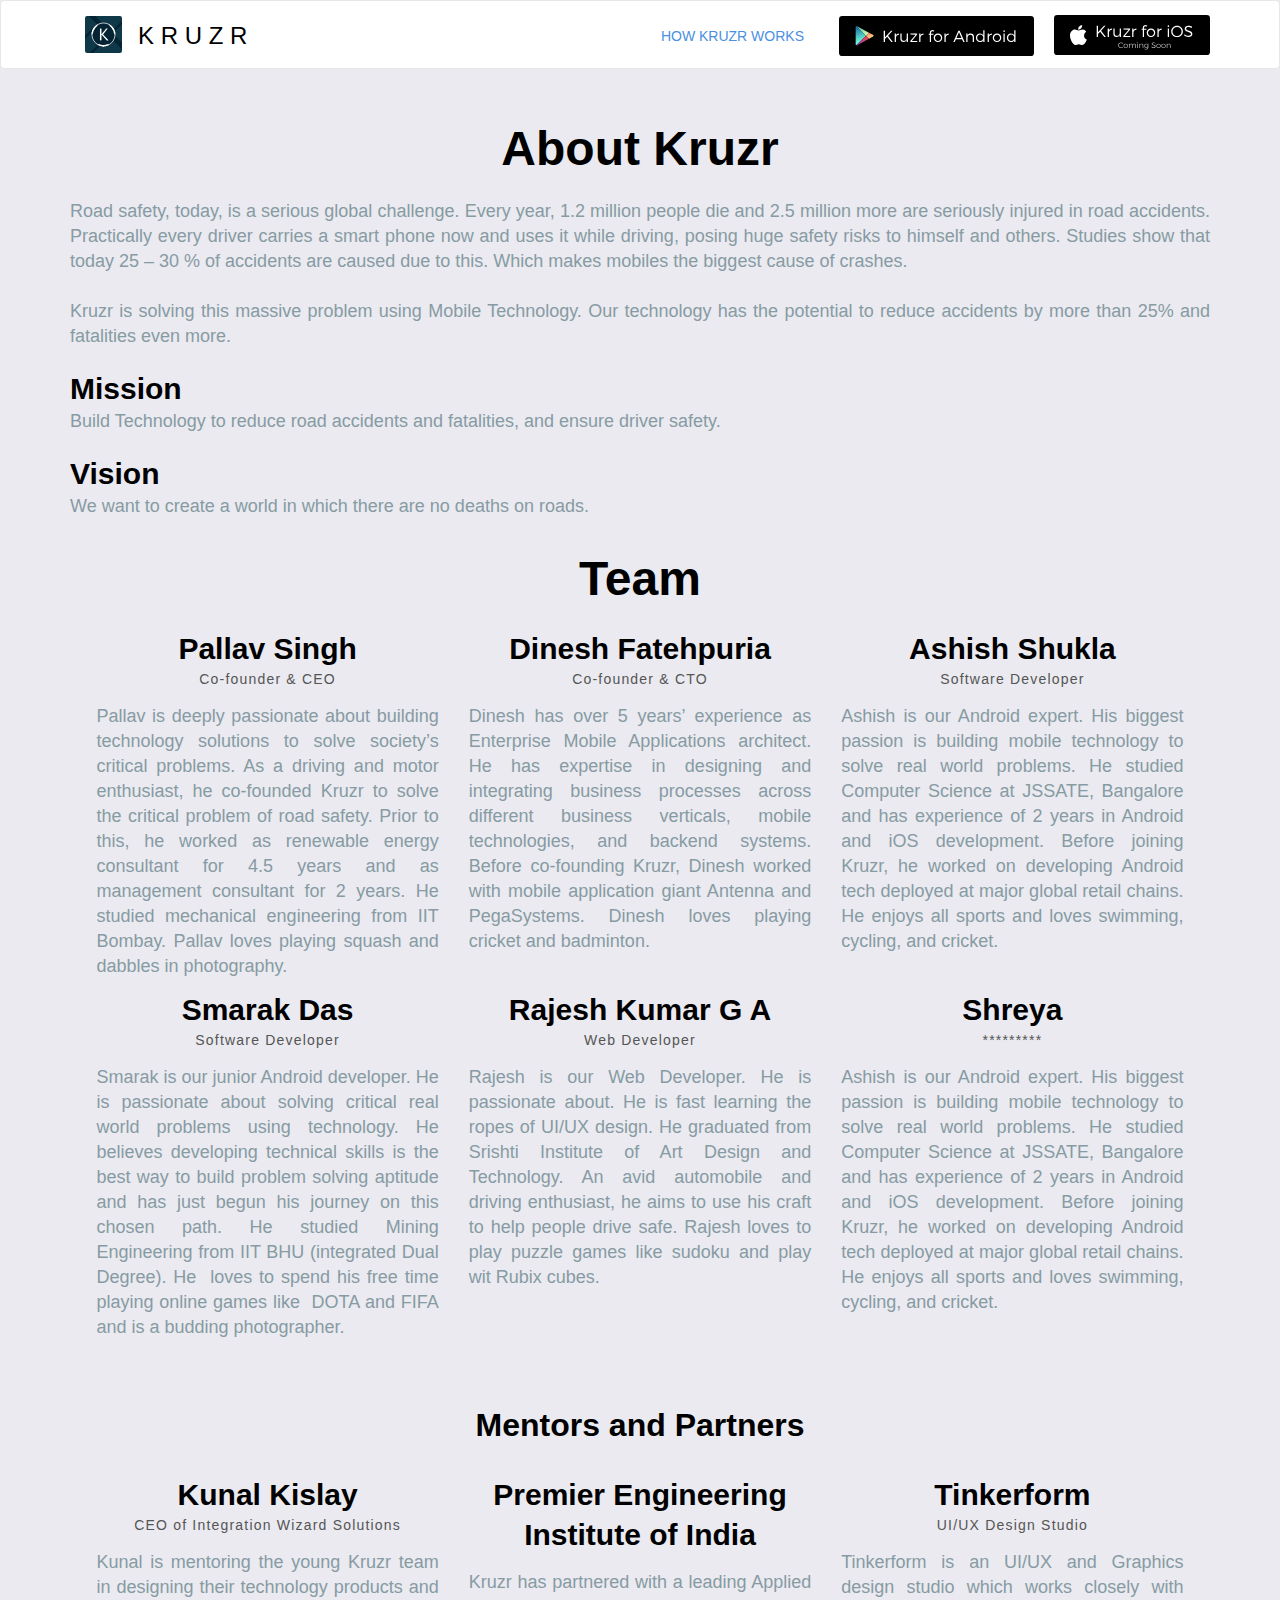
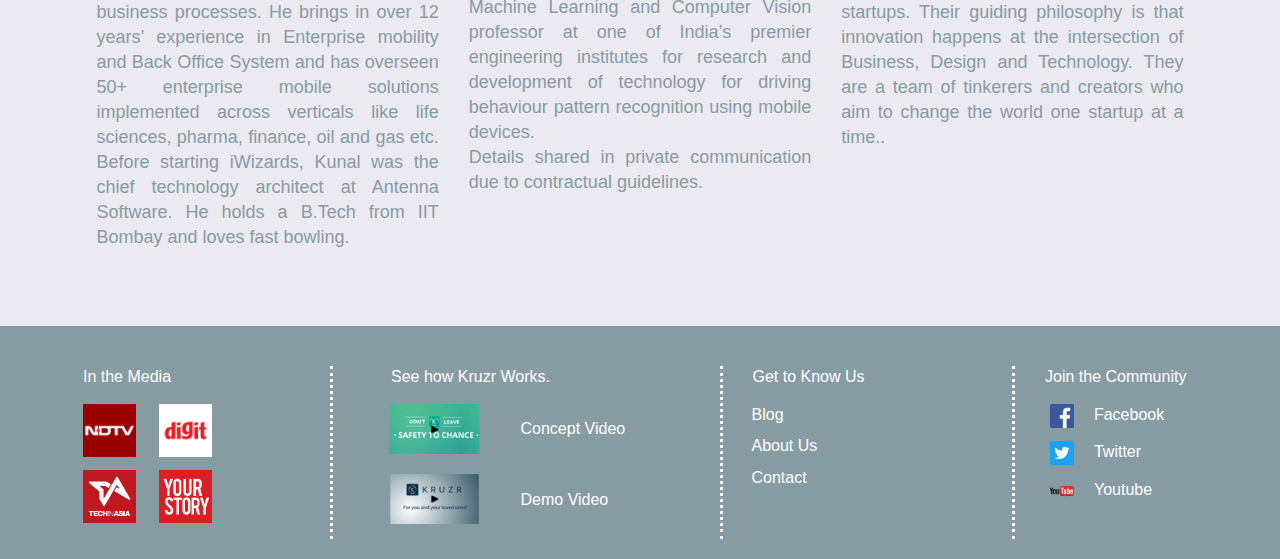
<file: about.html>
<!DOCTYPE html>
<html>
	<head>
		<title>Kruzr:About Us</title>
<meta name="description" content="Kruzr Terms and Conditions and Privacy Policy" />
<meta name="keywords" content="Kruzr, Safe Driving Assistant, Safe Driving App, Driving Assistant, Safe Driving App, Safe Driving, Road Safety App, Road Safety, Driving Safety, Road Safety Tips, Safe Driving Tips,  Safe Driving Assistant App" />
<meta https-equiv="Content-Type" content="text/html; charset=utf-8"/>
	<meta name="viewport" content="width=device-width, initial-scale=1.0">

		<meta name="google-site-verification" content="gFnBU_BToZTyNuYKbBhE-sWRZRnsbqTcGk3wXEjJwcw" />
		<meta charset="utf-8">
	  <meta name="viewport" content="width=device-width, initial-scale=1">
	  <meta name="description" content="Kruzr is a smart driving assistant mobile app. Eliminates distracted driving. Handles calls and messages intelligently. Drive Smart. Road Safety." />
	  <meta name="keywords" content="Smart Driving Assistant,Distracted driving app,Safe driving app,Safe Driving,Road Safety,Smart driving app,In-car assistant,Safe driving assistant app,Drive mode,Driving interface,digital co-driver,Smart driving,Safe Drive,Texting and driving,call blocker,caller id,personal assistant">
	  <META HTTP-EQUIV="CACHE-CONTROL" CONTENT="NO-CACHE">

			<!-- Favicons -->
			<link rel="shortcut icon" href="img/logo.svg">
			<link rel="kruzr-icon" sizes="60x60" href="img/logo.svg">
			<link rel="stylesheet" href="css/animate.css">
			<link rel="stylesheet" href="css/bootstrap.min.css">
			<link rel="stylesheet" href="css/kruzr-style.css">
			<link rel="stylesheet" href="css/mobile-styles.css?v=1">
			<link rel="stylesheet" href="css/miscellaneous-styles.css?v=1">
			<link rel="stylesheet" href="css/style.css" />
			<script src="js/jquery-1.12.1.min.js"></script>
			<script src="js/jquery-1.7.min.js"></script>
			<script src="js/jquery-2.2.4.min.js"></script>
			<script src="js/bootstrap.js"></script>



	      <!-- <link rel="stylesheet" type="text/css" href="css/style.css"> -->

	      <!-- Google Tag Manager -->
	      <script>(function(w,d,s,l,i){w[l]=w[l]||[];w[l].push({'gtm.start':
	      new Date().getTime(),event:'gtm.js'});var f=d.getElementsByTagName(s)[0],
	      j=d.createElement(s),dl=l!='dataLayer'?'&l='+l:'';j.async=true;j.src=
	      'https://www.googletagmanager.com/gtm.js?id='+i+dl;f.parentNode.insertBefore(j,f);
	      })(window,document,'script','dataLayer','GTM-WQ2V5J8');</script>
	      <!-- End Google Tag Manager -->

	      <!-- Facebook Pixel Code -->
	      	<script>
	      	!function(f,b,e,v,n,t,s){if(f.fbq)return;n=f.fbq=function(){n.callMethod?
	      	n.callMethod.apply(n,arguments):n.queue.push(arguments)};if(!f._fbq)f._fbq=n;
	      	n.push=n;n.loaded=!0;n.version='2.0';n.queue=[];t=b.createElement(e);t.async=!0;
	      	t.src=v;s=b.getElementsByTagName(e)[0];s.parentNode.insertBefore(t,s)}(window,
	      	document,'script','https://connect.facebook.net/en_US/fbevents.js');
	      	fbq('init', '673801936126494'); // Insert your pixel ID here.
	      	fbq('track', 'PageView');
	      	</script>
	      	<noscript><img height="1" width="1" style="display:none"
	      	src="https://www.facebook.com/tr?id=673801936126494&ev=PageView&noscript=1"
	      	/></noscript>

					<script type="text/javascript">
					  $(document).scroll(function(e){
					      var scrollTop = $(document).scrollTop();
					      if(scrollTop > 0){
					          // console.log(scrollTop);
					          $('.navbar').removeClass('navbar-static-top').addClass('navbar-fixed-top');
					      } else {
					          $('.navbar').removeClass('navbar-fixed-top').addClass('navbar-static-top');
					      }
					  });
		</script>




</script>

	</head>
	<body >
		<!-- Navigation container -->
		<div class="nav-container-1" style="width:100%;">
			 <nav class="navbar navbar-default">
					<div class="container"  >
						 <div class="row"   style="padding-bottom:0;margin-bottom:0;">
								<!-- Footer Cont No. 1 -->
								<div class="col-md-3 col-sm-4">
									 <!-- Left contents -->
									 <ul class="nav navbar-nav navbar-left" style="float:left">
											<li>
												 <a href = "index.html"><img src="img/logo.svg" height="37" width="37" float="left" /></a>
											</li>
											<li>
												 <a href = "index.html" class="menu-kruzr"  style="text-align:left;float:middle;margin-top:10px; margin-left:-10%">K R U Z R</a>
											</li>
									 </ul>
								</div>
								<div class="col-md-9 col-sm-8">
									 <!-- right contents -->
									 <ul class="nav navbar-nav navbar-right" style="float:right">
											<!-- <li>
												 <a class="menu-titles" >  <p style="fletter-spacing:0;text-align:left;float:middle;padding-top:10px;">Our Impact</p>
													</a>
												 </li> -->
											<li>
												 <a  href="aboutkruzr.html" target="_blank" class="menu-titles" >
														<p style="letter-spacing:0;text-align:left;float:middle;padding-top:10px;color:#4a90e2;font-size:14px;">HOW KRUZR WORKS</p>
												 </a>
											</li>
											<li>
												 <a href="https://play.google.com/store/apps/details?id=co.kruzr.drivesafe&utm_source=website&utm_medium=banner&utm_campaign=about_menu&utm_content=fear" target="_blank">  <img src="img/kruzrandroid.svg" class="menu-download-icon"  align="left" style="float:middle;padding-bottom:5%;margin-left:5px;margin-right:10px;margin-top:0px;" />
												 </a>
											</li>
											<li>
												 <a>  <img src="img/kruzrios.svg" class="menu-download-icon"  align="left" style="float:middle;padding-bottom:5%;margin-left:-20px;margin-top:-1px;" />
												 </a>
											</li>
									 </ul>
								</div>
						 </div>
					</div>
			 </nav>
		</div>


		<div class="nav-container-mobile">
			<nav id="navbar-mobile" class="navbar navbar-default navbar-static-top" >

			                  <div class="navbar-brand">  <img src="img/logo.svg" width="28" height="28";> </div>
			                  <div class="navbar-brand" style="margin-left:-5%;margin-top:1.5%;">K R U Z R </div>


			            <button class="navbar-toggle" data-target=".navHeaderCollapse" data-toggle="collapse" style="border:0;">
			                <span class="sr-only">Toggle navigation</span>
			                <span class="icon-bar"></span>
			                <span class="icon-bar"></span>
			                <span class="icon-bar"></span>
			            </button>

			            <div class="collapse navbar-collapse navHeaderCollapse" style="width:100%">
			                 <ul class="nav navbar-nav navbar-left" >

			                      <li ><a href="mobile-index.html" class="manubar-text" href="#" >Home</a></li>
			                      <li ><a href ="aboutkruzr-mobile.html" class="manubar-text" href="#">How it Work</a></li>
			                      <li ><a href="https://play.google.com/store/apps/details?id=co.kruzr.drivesafe&utm_source=website&utm_medium=banner&utm_campaign=initial_landing_page&utm_content=fear" class="manubar-text" href="#">Get Kruzr</a></li>
			                      <li ><a href="https://blog.kruzr.co/" class="manubar-text" href="#">Blog</a></li>
			                      <li ><a href="mailto:contact@kruzr.co" class="manubar-text" href="#">Contact Us</a></li>
			                      <!-- <li ><a href="" class="manubar-text" href="#">About Us</a></li> -->

			                </ul>

			            </div>


			        <!-- Brand and toggle get grouped for better mobile display -->
			    </nav>
	  </div>
		<!-- End Navigation container -->



<div class="container";>
		<h2 class="title-text" style="margin-top:30px;margin-bottom:20px;">About Kruzr</h2>

		<div class="paragraph" style="margin-top:15px;text-align:justify;">Road safety, today, is a serious global challenge. Every year, 1.2 million people die and 2.5 million more are seriously injured in road accidents. Practically every driver carries a smart phone now and uses it while driving, posing huge safety risks to himself and others. Studies show that today 25 &ndash; 30 % of accidents are caused due to this. Which makes mobiles the biggest cause of crashes.&nbsp;<br /><br />&#8203;<span>Kruzr is solving this massive problem using Mobile Technology. Our technology has the potential to reduce accidents by more than 25% and fatalities even more. &nbsp;</span>
		</div>
		<h2 class="subtitle-text" style="text-align:justify;margin-top:20px;">Mission</h2>
		<div class="paragraph">Build Technology to reduce road accidents and fatalities, and ensure driver safety.</div>
		<h2 class="subtitle-text" style="text-align:justify;margin-top:20px;">Vision</h2>
		<div class="paragraph">We want to create a world in which there are no deaths on roads.</div>

		<h2 class="title-text" style="margin-top:30px;margin-bottom:20px;">Team</h2>

		<div class="row" style="margin:1%;">
	    <div class="col-sm-4" style="">
				<h3 class="subtitle-text">Pallav Singh</h3>
				<p>Co-founder &amp; CEO</p>
				<p class="paragraph" style="text-align:justify;margin-top:15px;">Pallav is deeply passionate about building technology solutions to solve society&rsquo;s critical problems. As a driving and motor enthusiast, he co-founded Kruzr to solve the critical problem of road safety. Prior to this, he worked as renewable energy consultant for 4.5 years and as management consultant for 2 years. He studied mechanical engineering from IIT Bombay. Pallav loves playing squash and dabbles in photography.</p>

			</div>
	    <div class="col-sm-4" style="">
				<h3 class="subtitle-text">Dinesh Fatehpuria</h3>
				<p>Co-founder &amp; CTO</p>
				<p class="paragraph" style="text-align:justify;margin-top:15px;" >Dinesh has over 5 years&rsquo; experience as Enterprise Mobile Applications architect. He has expertise in designing and integrating business processes across different business verticals, mobile technologies, and backend systems. Before co-founding Kruzr, Dinesh worked with mobile application giant Antenna and PegaSystems. Dinesh loves playing cricket and badminton.</p>
			</div>
	    <div class="col-sm-4" style="">
				<h3 class="subtitle-text">Ashish Shukla</h3>
				<p>Software Developer</p>
				<p class="paragraph" style="text-align:justify;margin-top:15px;">Ashish is our Android expert. His biggest passion is building mobile technology to solve real world problems. He studied Computer Science at JSSATE, Bangalore and has experience of 2 years in Android and iOS development. Before joining Kruzr, he worked on developing Android tech deployed at major global retail chains. He enjoys all sports and loves swimming, cycling, and cricket.</p>
			</div>
  	</div>

		<div class="row" style="margin:1%;">
	    <div class="col-sm-4" style="">
				<h3 class="subtitle-text">Smarak Das</h3>
				<p>Software Developer</p>
				<p class="paragraph" style="text-align:justify;margin-top:15px;">Smarak is our junior Android developer. He is passionate about solving critical real world problems using technology. He believes developing technical skills is the best way to build problem solving aptitude and has just begun his journey on this chosen path.&nbsp;He studied&nbsp;Mining Engineering from IIT BHU (integrated Dual Degree). He&nbsp;&nbsp;loves to spend his free time playing online games like&nbsp;&nbsp;DOTA and FIFA and is a budding photographer.</p>

			</div>
	    <div class="col-sm-4" style="">
				<h3 class="subtitle-text">Rajesh Kumar G A</h3>
				<p>Web Developer</p>
				<p class="paragraph" style="text-align:justify;margin-top:15px;" >Rajesh is our Web Developer. He is passionate about. He is fast learning the ropes of UI/UX design. He graduated from Srishti Institute of Art Design and Technology. An avid automobile and driving enthusiast, he aims to use his craft to help people drive safe. Rajesh loves to play puzzle games like sudoku and play wit Rubix cubes.&#8203;</p>
			</div>
	    <div class="col-sm-4" style="">
				<h3 class="subtitle-text">Shreya</h3>
				<p>*********</p>
				<p class="paragraph" style="text-align:justify;margin-top:15px;">Ashish is our Android expert. His biggest passion is building mobile technology to solve real world problems. He studied Computer Science at JSSATE, Bangalore and has experience of 2 years in Android and iOS development. Before joining Kruzr, he worked on developing Android tech deployed at major global retail chains. He enjoys all sports and loves swimming, cycling, and cricket.</p>
			</div>
  	</div>

		<h2 class="title-text" style="margin-top:50px;margin-bottom:20px;"><font size="6">Mentors and Partners</font></h2>
		<div class="row" style="margin:1%;">
	    <div class="col-sm-4" style="">
				<h3 class="subtitle-text">Kunal Kislay</h3>
				<p>CEO of Integration Wizard Solutions</p>
				<p class="paragraph" style="text-align:justify;margin-top:15px;">Kunal is mentoring the young Kruzr team in designing their technology products and business processes. He brings in over 12 years&rsquo; experience in Enterprise mobility and Back Office System and has overseen 50+ enterprise mobile solutions implemented across verticals like life sciences, pharma, finance, oil and gas etc. Before starting iWizards, Kunal was the chief technology architect at Antenna Software. He holds a B.Tech from IIT Bombay and loves fast bowling.</p>

			</div>
	    <div class="col-sm-4" style="">
				<h3 class="subtitle-text">Premier Engineering Institute of India</h3>

				<p class="paragraph" style="text-align:justify;margin-top:15px;" >Kruzr has partnered with a leading Applied Machine Learning and Computer Vision professor at one of India&rsquo;s premier engineering institutes for research and development of technology for driving behaviour pattern recognition using mobile devices.<br />Details shared in private communication due to contractual guidelines.&nbsp;&#8203;</p>
			</div>
	    <div class="col-sm-4" style="">
				<h3 class="subtitle-text">Tinkerform</h3>
				<p>UI/UX Design Studio</p>
				<p class="paragraph" style="text-align:justify;margin-top:15px;">Tinkerform is an UI/UX and Graphics design studio which works closely with startups. Their guiding philosophy is that innovation happens at the intersection of Business, Design and Technology. They are a team of tinkerers and creators who aim to change the world one startup at a time.&#8203;.</p>
			</div>
  	</div>

</div>



	</div>
<div class="footer-desktop">
	<div class="footer center" style="width:100%; margin-top:5%" >
		 <div class="container" >
				<div class="row" style="display:inline-black"  style="padding-bottom:0;margin-bottom:0;">
					 <!-- Footer Cont No. 1 -->
					 <div class="col-md-3 col-sm-3">
							<div class="foot-sp"  >
								 <p class="foot-text-without-image" style="margin-left:5%">In the Media</p>
								 <div class="row" style="background:#879ba3;margin:5%;margin-left:5%" >
										<a href="http://www.ndtv.com/video/news/road-to-safety/iit-graduates-to-launch-road-safety-mobile-app-419250" target="_blank" >  <img src="img/ndtv.svg" height="53" width="53" align="left" />
										</a>
										<a href="http://geek.digit.in/2017/07/app-of-the-week-kruzr/" target="_blank" >  <img src="img/digit.svg" height="53" width="53" align="left" style="margin-left:10%" />
										</a>
										<!-- <a href="https://yourstory.com/2016/11/app-fridays-kruzr/" target="_blank" >  <img src="img/gadgetsnow.svg" height="53" width="53" align="left" style="margin-left:10%" />
											 </a> -->
								 </div>
								 <div class="row" style="background:#879ba3;margin:5%;margin-left:5%">
										<a href="https://www.techinasia.com/drive-phone-app-kruzr" target="_blank" >  <img src="img/tiasia.svg" height="53" width="53" align="left" />
										</a>
										<a href="https://yourstory.com/2016/11/app-fridays-kruzr/" target="_blank" >  <img src="img/yourstory.svg" height="53" width="53" align="left" style="margin-left:10%" />
										</a>
								 </div>
							</div>
					 </div>
					 <!-- Footer Cont No. 2 -->
					 <div class="col-md-4 col-sm-4">
							<div class="foot-sp" >
								 <p class="foot-text-without-image" style="margin-left:8%"> See how Kruzr Works.</p>
								 <div class="row" style="margin-right:2%">
										<a href="https://www.youtube.com/watch?v=JTr9Uo9dlR4" target="_blank" style="">  <img src="img/concept.svg" height="50" width="173" align="left"/>
										</a>
										<div style="padding-top:4%;padding-left:2%">
											 <a href="https://www.youtube.com/watch?v=JTr9Uo9dlR4" target="_blank" >
													<p class="foot-text" style="float:middle;" >   Concept Video</p>
											 </a>
										</div>
								 </div>
								 <div class="row" style="margin-right:2%;margin-top:5%">
										<a href="https://www.youtube.com/watch?v=BzRgNcOxxpE" target="_blank" style="">  <img src="img/howworks.svg" height="50" width="173" align="left"/>
										</a>
										<div style="padding-top:4%;padding-left:2%">
											 <a href="https://www.youtube.com/watch?v=BzRgNcOxxpE" target="_blank" >
													<p class="foot-text" style="float:middle;" >   Demo Video</p>
											 </a>
										</div>
								 </div>
								 <!-- <div class="row">
										<a href="aboutkruzr.html" target="_blank">  <p class="foot-text1"  > Read about how it works></p>
										</a>

										</div> -->
							</div>
					 </div>
					 <!-- Footer Cont No. 3 -->
					 <div class="col-md-3 col-sm-3">
							<div class="foot-sp" >
								 <p class="foot-text-without-image"> Get to Know Us</p>
								 <div class="row">
										<a href="https://blog.kruzr.co/" target="_blank" >
											 <p class="foot-text1" style="padding-bottom:3%;" > Blog </p>
										</a>
										<a href="https://blog.kruzr.co/" target="_blank" >
											 <p class="foot-text1" style="float:middle; padding-bottom:3%;" > About Us </p>
										</a>
										<a href="mailto:contact@kruzr.co" target="_blank" >
											 <p class="foot-text1" style="float:middle;padding-bottom:6%;" > Contact </p>
										</a>
								 </div>
							</div>
					 </div>
					 <!-- Footer Cont No. 4-->
					 <div class="col-md-2 col-sm-2" >
							<!-- <div class="foot-sp"  > -->
							<p class="foot-text-without-image"> Join the Community</p>
							<div class="row" style="margin-left:3%">
								 <a href="https://www.facebook.com/kruzrsmartdrive/" target="_blank">  <img src="img/fb.svg" height="24" width="24" align="left" />
								 </a>
								 <a href="https://www.facebook.com/kruzrsmartdrive/" target="_blank">
										<p class="foot-text" style="float:left;margin-left:20px" >   Facebook</p>
								 </a>
							</div>
							<div >
								 <div class="row" style="margin-left:3%">
										<a href="https://twitter.com/Kruzr_co" target="_blank">  <img src="img/twitter.svg" height="24" width="24" align="left"/>
										</a>
										<a href="https://twitter.com/Kruzr_co" target="_blank" >
											 <p class="foot-text" style="float:left;margin-left:20px" > Twitter</p>
										</a>
								 </div>
							</div>
							<div >
								 <div class="row" style="margin-left:3%">
										<a href="https://www.youtube.com/channel/UCLWOnoY7pHr0E72XwyULi_Q" target="_blank">  <img src="img/youtube.svg" height="24" width="24" align="left"/>
										</a>
										<a href="https://www.youtube.com/channel/UCLWOnoY7pHr0E72XwyULi_Q" target="_blank" >
											 <p class="foot-text" style="float:left;margin-left:20px" > Youtube</p>
										</a>
								 </div>
							</div>
					 </div>
				</div>
		 </div>
	</div>
</div>
	<div class="footer-mobile" style="height:100%" >
		<div class="container" >
			<!-- <div > -->
				<!-- Footer Cont No. 1 -->
				<div class="col-xs-12" >
						<p class="foot-text-without-image-mobile" > Kruzr in media</p>
							<div class="row" style="background:#879ba3;text-align:center" >

								<a href="http://www.ndtv.com/video/news/road-to-safety/iit-graduates-to-launch-road-safety-mobile-app-419250" target="_blank" >  <img src="img/ndtv.svg" class=" Kruzr-in-media-img" />
								</a>
								<a href="http://geek.digit.in/2017/07/app-of-the-week-kruzr/" target="_blank" >  <img src="img/digit.svg" class=" Kruzr-in-media-img"/>
								</a>
								<a href="https://www.techinasia.com/drive-phone-app-kruzr" target="_blank" >  <img src="img/tiasia.svg" class=" Kruzr-in-media-img" />
								</a>
								<a href="https://yourstory.com/2016/11/app-fridays-kruzr/" target="_blank" >  <img src="img/yourstory.svg" class=" Kruzr-in-media-img" />
								</a>
								<!-- <a href="https://yourstory.com/2016/11/app-fridays-kruzr/" target="_blank" >  <img src="img/gadgetsnow.svg" height="53" width="53" align="left" />
								</a> -->
							</div>

							<!-- <div class="row" style="background:#879ba3;margin-top:20px">class=" Kruzr-in-media-img" />
								</a>
								<a href="https://yourstory.com/2016/11/app-fridays-kruzr/" target="_blank" >  <img src="img/yourstory.svg" height="53" width="100" align="left" />
								</a>
						</div> -->



					<div class="flow_line-footer"></div>
			</div>
			 <!-- Footer Cont No. 1 -->
					<div class="col-xs-12" style="margin-top:10%" >
						<!-- <p class="foot-text-without-image-mobile"> See how Kruzr Works.</p> -->

							<!-- <div class="row" style="padding-bottom:3%;margin-right:2%">
								<a href="https://www.youtube.com/watch?v=JTr9Uo9dlR4" target="_blank" style="">  <img src="img/concept.svg" height="72" width="73" align="left"/>
								</a>
								<div style="padding-top:8%;padding-left:5%">
								<a href="https://www.youtube.com/watch?v=JTr9Uo9dlR4" target="_blank" >  <p class="foot-text" style="float:middle;" >   Concept Video</p>
								</a>
								</div>

							</div>
							<div class="row">
								<a href="aboutkruzr-mobile.html">  <p class="foot-text1-mobile"  > Read about how it works></p>
								</a>

							</div> -->
							<div class="row" style="padding-bottom:3%;margin-right:2%;margin-left:-11%">
								<a href="https://www.youtube.com/watch?v=JTr9Uo9dlR4" target="_blank" style="">  <img src="img/concept.svg" height="72" width="173" align="left"/>
								</a>
								<div style="padding-top:8%;padding-left:5%">
								<a href="https://www.youtube.com/watch?v=JTr9Uo9dlR4" target="_blank" >  <p class="foot-text1-mobile" style="float:middle;" >   Concept Video</p>
								</a>
								</div>

							</div>

							<div class="row" style="margin-right:2%;margin-top:5%; margin-left:-11%">
								<a href="https://www.youtube.com/watch?v=BzRgNcOxxpE" target="_blank" style="">  <img src="img/howworks.svg" height="72" width="173" align="left"/>
								</a>
								<div style="padding-top:8%;padding-left:5%">
								<a href="https://www.youtube.com/watch?v=BzRgNcOxxpE" target="_blank" >  <p class="foot-text1-mobile" style="float:middle;" >   Demo Video</p>
								</a>
								</div>

							</div>

										 <div class="flow_line-footer"></div>
									</div>
			<!-- Footer Cont No. 1 -->
					<div class="col-xs-12"style="margin-top:10%"  >

									<!-- <p class="foot-text-without-image-mobile"> Get to Know Us.</p> -->

							<div class="row">
								<a href="https://blog.kruzr.co/">  <p class="foot-text1-mobile" style="padding-bottom:3%;" > Blog </p>
								</a>
								<a href="https://blog.kruzr.co/">  <p class="foot-text1-mobile" style="float:middle; padding-bottom:3%;" > About Us</p>
								</a>
								<a href="mailto:contact@kruzr.co" target="_blank" >  <p class="foot-text1-mobile" style="float:middle;padding-bottom:6%;" > Contact </p>
								</a>
							</div>


										<div class="flow_line-footer" ></div>
									</div>
			<!-- Footer Cont No. 1 -->
					<div class="col-xs-12" style="margin-top:10%" >

					<!-- <p class="foot-text-without-image-mobile"> Join the Kruzr Community.</p> -->

							<div class="row" style="margin-bottom:10px">
								<a href="https://www.facebook.com/kruzrsmartdrive/" target="_blank">  <img src="img/fb.svg" height="24" width="24" align="left" padding="50" />
								</a>
								<a href="https://www.facebook.com/kruzrsmartdrive/" target="_blank">  <p class="foot-text1-mobile" style="float:left; margin-left:20px" > Facebook</p>
								</a>
							</div>

						<div >
							<div class="row" style="margin-bottom:10px">
								<a href="https://twitter.com/Kruzr_co" target="_blank">  <img src="img/twitter.svg" height="24" width="24" align="left"/>
								</a>
								<a href="https://twitter.com/Kruzr_co" target="_blank" >  <p class="foot-text1-mobile" style="float:left; margin-left:20px" > Twitter</p>
								</a>
							</div>
						</div>
						<div >
							<div class="row"  >
								<a href="https://www.youtube.com/channel/UCLWOnoY7pHr0E72XwyULi_Q" target="_blank">  <img src="img/youtube.svg" height="24" width="24" align="left"/>
								</a>
								<a href="https://www.youtube.com/channel/UCLWOnoY7pHr0E72XwyULi_Q" target="_blank" >  <p class="foot-text1-mobile" style="float:left; margin-left:20px" > Youtube</p>
								</a>
							</div>
						</div>
										<!-- <div class="flow_line-footer" style="text-align:middle;margin-left:15%"></div>
									</div> -->


				<!-- </div> -->
			</div>
		</div>
</div>

	<script type="text/javascript" src="js/plugins.js"></script>
	<script>
		(function(i,s,o,g,r,a,m){i['GoogleAnalyticsObject']=r;i[r]=i[r]||function(){
		(i[r].q=i[r].q||[]).push(arguments)},i[r].l=1*new Date();a=s.createElement(o),
		m=s.getElementsByTagName(o)[0];a.async=1;a.src=g;m.parentNode.insertBefore(a,m)
		})(window,document,'script','https://www.google-analytics.com/analytics.js','ga');

		ga('create', 'UA-103998989-1', 'auto');
		ga('send', 'pageview');

	</script>



	</body>
</html>
</file>
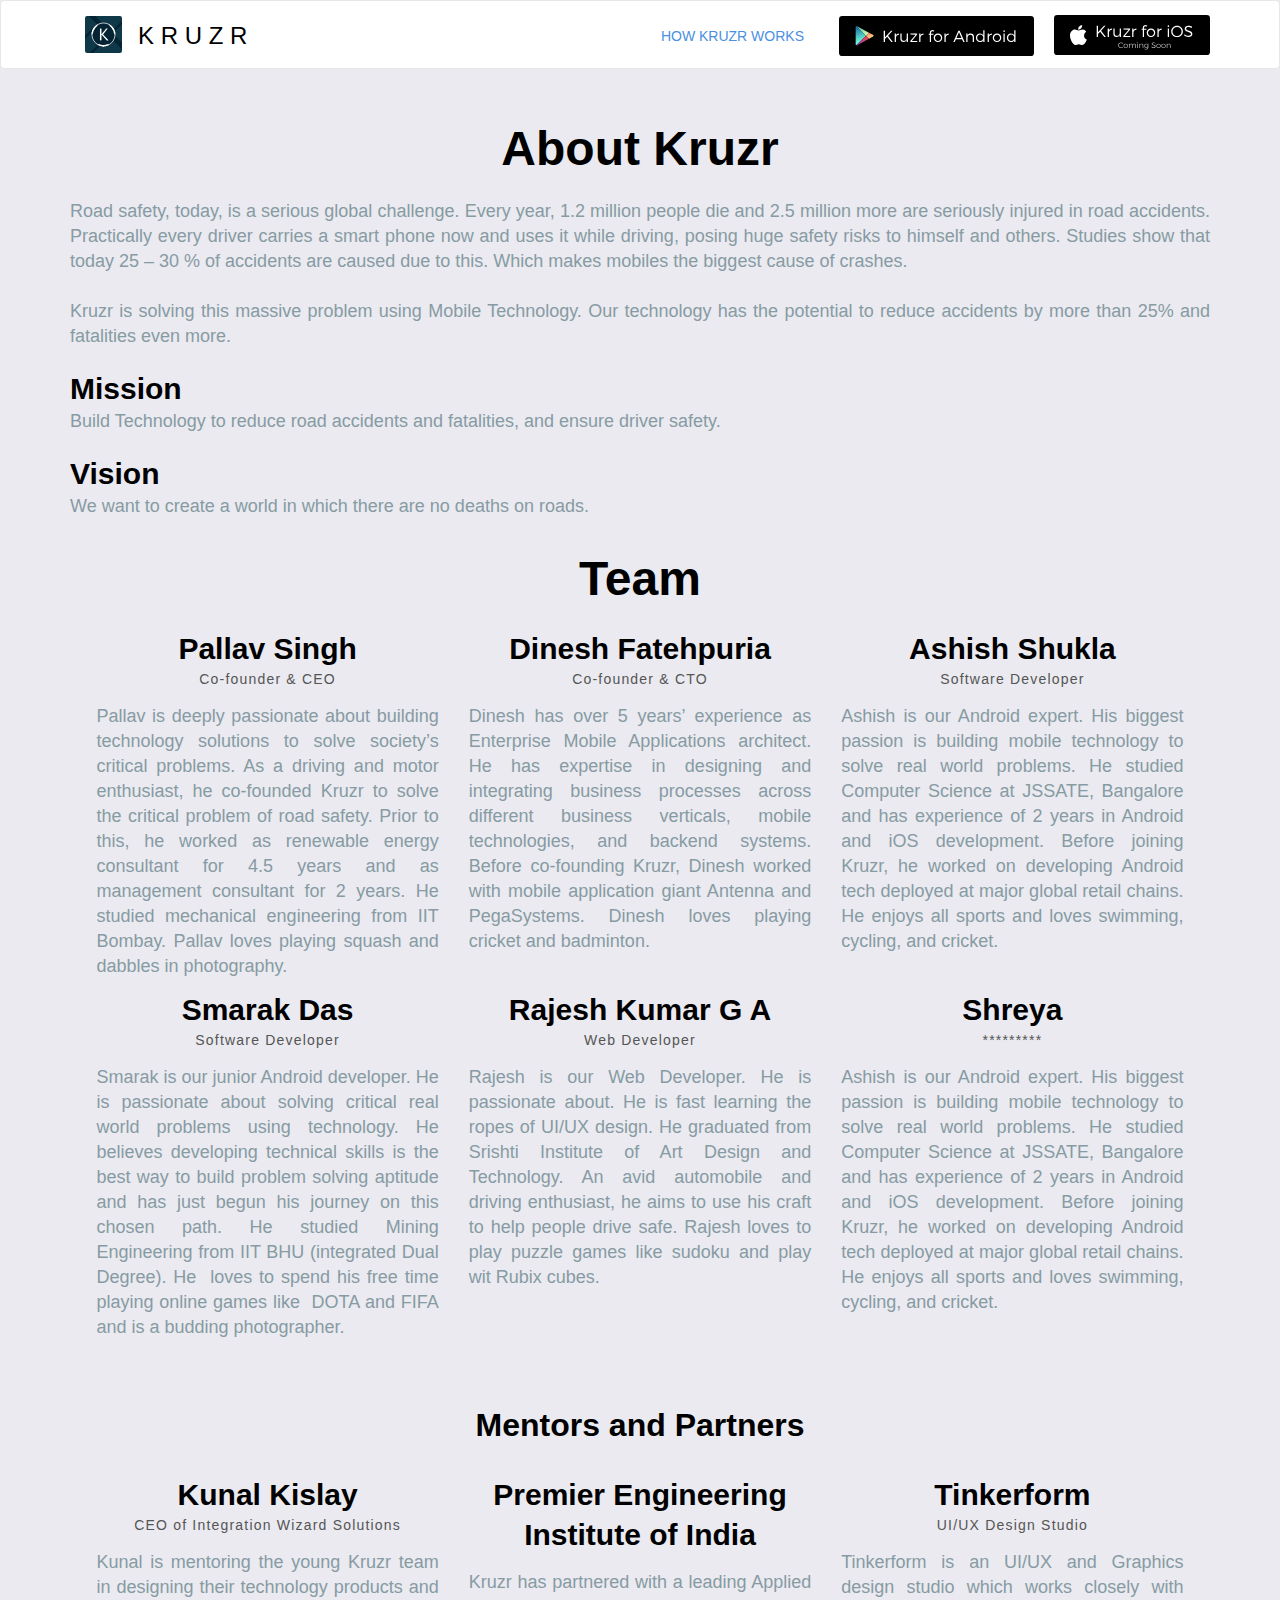
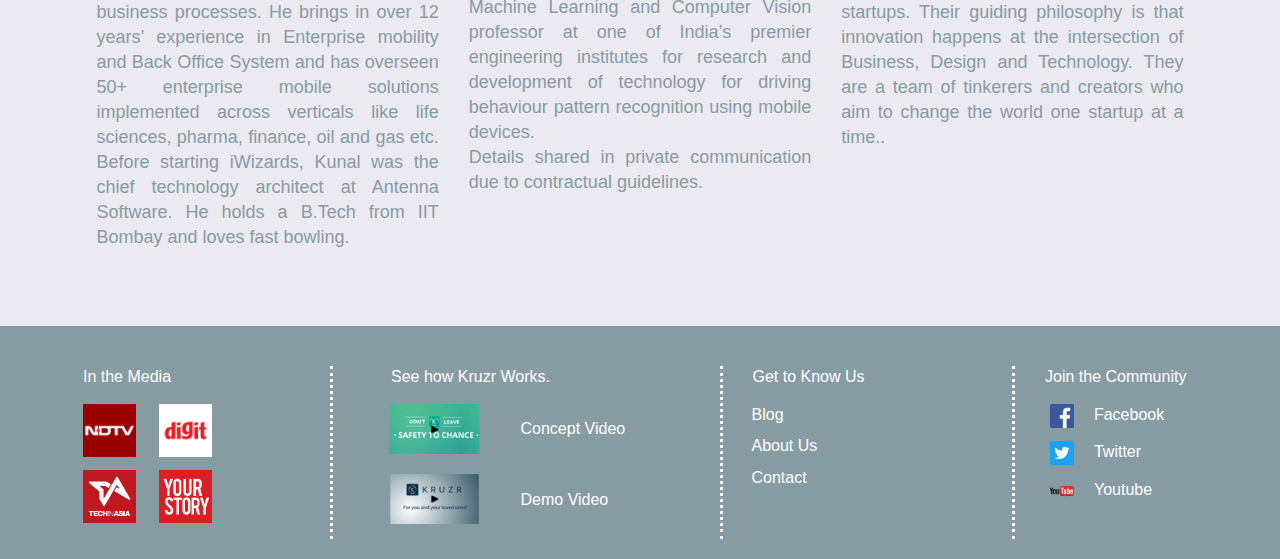
<file: about_us.html>
<!DOCTYPE html>
<html>
	<head>
		<title>Kruzr:About Us</title>
<meta name="description" content="Kruzr Terms and Conditions and Privacy Policy" />
<meta name="keywords" content="Kruzr, Safe Driving Assistant, Safe Driving App, Driving Assistant, Safe Driving App, Safe Driving, Road Safety App, Road Safety, Driving Safety, Road Safety Tips, Safe Driving Tips,  Safe Driving Assistant App" />
<meta https-equiv="Content-Type" content="text/html; charset=utf-8"/>
	<meta name="viewport" content="width=device-width, initial-scale=1.0">

		<meta name="google-site-verification" content="gFnBU_BToZTyNuYKbBhE-sWRZRnsbqTcGk3wXEjJwcw" />
		<meta charset="utf-8">
	  <meta name="viewport" content="width=device-width, initial-scale=1">
	  <meta name="description" content="Kruzr is a smart driving assistant mobile app. Eliminates distracted driving. Handles calls and messages intelligently. Drive Smart. Road Safety." />
	  <meta name="keywords" content="Smart Driving Assistant,Distracted driving app,Safe driving app,Safe Driving,Road Safety,Smart driving app,In-car assistant,Safe driving assistant app,Drive mode,Driving interface,digital co-driver,Smart driving,Safe Drive,Texting and driving,call blocker,caller id,personal assistant">
	  <META HTTP-EQUIV="CACHE-CONTROL" CONTENT="NO-CACHE">

			<!-- Favicons -->
			<link rel="shortcut icon" href="img/logo.svg">
			<link rel="kruzr-icon" sizes="60x60" href="img/logo.svg">
			<link rel="stylesheet" href="css/animate.css">
			<link rel="stylesheet" href="css/bootstrap.min.css">
			<link rel="stylesheet" href="css/kruzr-style.css">
			<link rel="stylesheet" href="css/mobile-styles.css?v=1">
			<link rel="stylesheet" href="css/miscellaneous-styles.css?v=1">
			<link rel="stylesheet" href="css/style.css" />
			<script src="js/jquery-1.12.1.min.js"></script>
			<script src="js/jquery-1.7.min.js"></script>
			<script src="js/jquery-2.2.4.min.js"></script>
			<script src="js/bootstrap.js"></script>



	      <!-- <link rel="stylesheet" type="text/css" href="css/style.css"> -->

	      <!-- Google Tag Manager -->
	      <script>(function(w,d,s,l,i){w[l]=w[l]||[];w[l].push({'gtm.start':
	      new Date().getTime(),event:'gtm.js'});var f=d.getElementsByTagName(s)[0],
	      j=d.createElement(s),dl=l!='dataLayer'?'&l='+l:'';j.async=true;j.src=
	      'https://www.googletagmanager.com/gtm.js?id='+i+dl;f.parentNode.insertBefore(j,f);
	      })(window,document,'script','dataLayer','GTM-WQ2V5J8');</script>
	      <!-- End Google Tag Manager -->

	      <!-- Facebook Pixel Code -->
	      	<script>
	      	!function(f,b,e,v,n,t,s){if(f.fbq)return;n=f.fbq=function(){n.callMethod?
	      	n.callMethod.apply(n,arguments):n.queue.push(arguments)};if(!f._fbq)f._fbq=n;
	      	n.push=n;n.loaded=!0;n.version='2.0';n.queue=[];t=b.createElement(e);t.async=!0;
	      	t.src=v;s=b.getElementsByTagName(e)[0];s.parentNode.insertBefore(t,s)}(window,
	      	document,'script','https://connect.facebook.net/en_US/fbevents.js');
	      	fbq('init', '673801936126494'); // Insert your pixel ID here.
	      	fbq('track', 'PageView');
	      	</script>
	      	<noscript><img height="1" width="1" style="display:none"
	      	src="https://www.facebook.com/tr?id=673801936126494&ev=PageView&noscript=1"
	      	/></noscript>

					<script type="text/javascript">
					  $(document).scroll(function(e){
					      var scrollTop = $(document).scrollTop();
					      if(scrollTop > 0){
					          // console.log(scrollTop);
					          $('.navbar').removeClass('navbar-static-top').addClass('navbar-fixed-top');
					      } else {
					          $('.navbar').removeClass('navbar-fixed-top').addClass('navbar-static-top');
					      }
					  });
		</script>




</script>

	</head>
	<body >
		<!-- Navigation container -->
		<div class="nav-container-1" style="width:100%;">
			 <nav class="navbar navbar-default">
					<div class="container"  >
						 <div class="row"   style="padding-bottom:0;margin-bottom:0;">
								<!-- Footer Cont No. 1 -->
								<div class="col-md-3 col-sm-4">
									 <!-- Left contents -->
									 <ul class="nav navbar-nav navbar-left" style="float:left">
											<li>
												 <a href = "index.html"><img src="img/logo.svg" height="37" width="37" float="left" /></a>
											</li>
											<li>
												 <a href = "index.html" class="menu-kruzr"  style="text-align:left;float:middle;margin-top:10px; margin-left:-10%">K R U Z R</a>
											</li>
									 </ul>
								</div>
								<div class="col-md-9 col-sm-8">
									 <!-- right contents -->
									 <ul class="nav navbar-nav navbar-right" style="float:right">
											<!-- <li>
												 <a class="menu-titles" >  <p style="fletter-spacing:0;text-align:left;float:middle;padding-top:10px;">Our Impact</p>
													</a>
												 </li> -->
											<li>
												 <a  href="aboutkruzr.html" target="_blank" class="menu-titles" >
														<p style="letter-spacing:0;text-align:left;float:middle;padding-top:10px;color:#4a90e2;font-size:14px;">HOW KRUZR WORKS</p>
												 </a>
											</li>
											<li>
												 <a href="https://play.google.com/store/apps/details?id=co.kruzr.drivesafe&utm_source=website&utm_medium=banner&utm_campaign=about_menu&utm_content=fear" target="_blank">  <img src="img/kruzrandroid.svg" class="menu-download-icon"  align="left" style="float:middle;padding-bottom:5%;margin-left:5px;margin-right:10px;margin-top:0px;" />
												 </a>
											</li>
											<li>
												 <a>  <img src="img/kruzrios.svg" class="menu-download-icon"  align="left" style="float:middle;padding-bottom:5%;margin-left:-20px;margin-top:-1px;" />
												 </a>
											</li>
									 </ul>
								</div>
						 </div>
					</div>
			 </nav>
		</div>


		<div class="nav-container-mobile">
			<nav id="navbar-mobile" class="navbar navbar-default navbar-static-top" >

			                  <div class="navbar-brand">  <img src="img/logo.svg" width="28" height="28";> </div>
			                  <div class="navbar-brand" style="margin-left:-5%;margin-top:1.5%;">K R U Z R </div>


			            <button class="navbar-toggle" data-target=".navHeaderCollapse" data-toggle="collapse" style="border:0;">
			                <span class="sr-only">Toggle navigation</span>
			                <span class="icon-bar"></span>
			                <span class="icon-bar"></span>
			                <span class="icon-bar"></span>
			            </button>

			            <div class="collapse navbar-collapse navHeaderCollapse" style="width:100%">
			                 <ul class="nav navbar-nav navbar-left" >

			                      <li ><a href="mobile-index.html" class="manubar-text" href="#" >Home</a></li>
			                      <li ><a href ="aboutkruzr-mobile.html" class="manubar-text" href="#">How it Work</a></li>
			                      <li ><a href="https://play.google.com/store/apps/details?id=co.kruzr.drivesafe&utm_source=website&utm_medium=banner&utm_campaign=initial_landing_page&utm_content=fear" class="manubar-text" href="#">Get Kruzr</a></li>
			                      <li ><a href="https://blog.kruzr.co/" class="manubar-text" href="#">Blog</a></li>
			                      <li ><a href="mailto:contact@kruzr.co" class="manubar-text" href="#">Contact Us</a></li>
			                      <!-- <li ><a href="" class="manubar-text" href="#">About Us</a></li> -->

			                </ul>

			            </div>


			        <!-- Brand and toggle get grouped for better mobile display -->
			    </nav>
	  </div>
		<!-- End Navigation container -->



<div class="container";>
		<h2 class="title-text" style="margin-top:30px;margin-bottom:20px;">About Kruzr</h2>

		<div class="paragraph" style="margin-top:15px;text-align:justify;">Road safety, today, is a serious global challenge. Every year, 1.2 million people die and 2.5 million more are seriously injured in road accidents. Practically every driver carries a smart phone now and uses it while driving, posing huge safety risks to himself and others. Studies show that today 25 &ndash; 30 % of accidents are caused due to this. Which makes mobiles the biggest cause of crashes.&nbsp;<br /><br />&#8203;<span>Kruzr is solving this massive problem using Mobile Technology. Our technology has the potential to reduce accidents by more than 25% and fatalities even more. &nbsp;</span>
		</div>
		<h2 class="subtitle-text" style="text-align:justify;margin-top:20px;">Mission</h2>
		<div class="paragraph">Build Technology to reduce road accidents and fatalities, and ensure driver safety.</div>
		<h2 class="subtitle-text" style="text-align:justify;margin-top:20px;">Vision</h2>
		<div class="paragraph">We want to create a world in which there are no deaths on roads.</div>

		<h2 class="title-text" style="margin-top:30px;margin-bottom:20px;">Team</h2>

		<div class="row" style="margin:1%;">
	    <div class="col-sm-4" style="">
				<h3 class="subtitle-text">Pallav Singh</h3>
				<p>Co-founder &amp; CEO</p>
				<p class="paragraph" style="text-align:justify;margin-top:15px;">Pallav is deeply passionate about building technology solutions to solve society&rsquo;s critical problems. As a driving and motor enthusiast, he co-founded Kruzr to solve the critical problem of road safety. Prior to this, he worked as renewable energy consultant for 4.5 years and as management consultant for 2 years. He studied mechanical engineering from IIT Bombay. Pallav loves playing squash and dabbles in photography.</p>

			</div>
	    <div class="col-sm-4" style="">
				<h3 class="subtitle-text">Dinesh Fatehpuria</h3>
				<p>Co-founder &amp; CTO</p>
				<p class="paragraph" style="text-align:justify;margin-top:15px;" >Dinesh has over 5 years&rsquo; experience as Enterprise Mobile Applications architect. He has expertise in designing and integrating business processes across different business verticals, mobile technologies, and backend systems. Before co-founding Kruzr, Dinesh worked with mobile application giant Antenna and PegaSystems. Dinesh loves playing cricket and badminton.</p>
			</div>
	    <div class="col-sm-4" style="">
				<h3 class="subtitle-text">Ashish Shukla</h3>
				<p>Software Developer</p>
				<p class="paragraph" style="text-align:justify;margin-top:15px;">Ashish is our Android expert. His biggest passion is building mobile technology to solve real world problems. He studied Computer Science at JSSATE, Bangalore and has experience of 2 years in Android and iOS development. Before joining Kruzr, he worked on developing Android tech deployed at major global retail chains. He enjoys all sports and loves swimming, cycling, and cricket.</p>
			</div>
  	</div>

		<div class="row" style="margin:1%;">
	    <div class="col-sm-4" style="">
				<h3 class="subtitle-text">Smarak Das</h3>
				<p>Software Developer</p>
				<p class="paragraph" style="text-align:justify;margin-top:15px;">Smarak is our junior Android developer. He is passionate about solving critical real world problems using technology. He believes developing technical skills is the best way to build problem solving aptitude and has just begun his journey on this chosen path.&nbsp;He studied&nbsp;Mining Engineering from IIT BHU (integrated Dual Degree). He&nbsp;&nbsp;loves to spend his free time playing online games like&nbsp;&nbsp;DOTA and FIFA and is a budding photographer.</p>

			</div>
	    <div class="col-sm-4" style="">
				<h3 class="subtitle-text">Rajesh Kumar G A</h3>
				<p>Web Developer</p>
				<p class="paragraph" style="text-align:justify;margin-top:15px;" >Rajesh is our Web Developer. He is passionate about. He is fast learning the ropes of UI/UX design. He graduated from Srishti Institute of Art Design and Technology. An avid automobile and driving enthusiast, he aims to use his craft to help people drive safe. Rajesh loves to play puzzle games like sudoku and play wit Rubix cubes.&#8203;</p>
			</div>
	    <div class="col-sm-4" style="">
				<h3 class="subtitle-text">Shreya</h3>
				<p>*********</p>
				<p class="paragraph" style="text-align:justify;margin-top:15px;">Ashish is our Android expert. His biggest passion is building mobile technology to solve real world problems. He studied Computer Science at JSSATE, Bangalore and has experience of 2 years in Android and iOS development. Before joining Kruzr, he worked on developing Android tech deployed at major global retail chains. He enjoys all sports and loves swimming, cycling, and cricket.</p>
			</div>
  	</div>

		<h2 class="title-text" style="margin-top:50px;margin-bottom:20px;"><font size="6">Mentors and Partners</font></h2>
		<div class="row" style="margin:1%;">
	    <div class="col-sm-4" style="">
				<h3 class="subtitle-text">Kunal Kislay</h3>
				<p>CEO of Integration Wizard Solutions</p>
				<p class="paragraph" style="text-align:justify;margin-top:15px;">Kunal is mentoring the young Kruzr team in designing their technology products and business processes. He brings in over 12 years&rsquo; experience in Enterprise mobility and Back Office System and has overseen 50+ enterprise mobile solutions implemented across verticals like life sciences, pharma, finance, oil and gas etc. Before starting iWizards, Kunal was the chief technology architect at Antenna Software. He holds a B.Tech from IIT Bombay and loves fast bowling.</p>

			</div>
	    <div class="col-sm-4" style="">
				<h3 class="subtitle-text">Premier Engineering Institute of India</h3>

				<p class="paragraph" style="text-align:justify;margin-top:15px;" >Kruzr has partnered with a leading Applied Machine Learning and Computer Vision professor at one of India&rsquo;s premier engineering institutes for research and development of technology for driving behaviour pattern recognition using mobile devices.<br />Details shared in private communication due to contractual guidelines.&nbsp;&#8203;</p>
			</div>
	    <div class="col-sm-4" style="">
				<h3 class="subtitle-text">Tinkerform</h3>
				<p>UI/UX Design Studio</p>
				<p class="paragraph" style="text-align:justify;margin-top:15px;">Tinkerform is an UI/UX and Graphics design studio which works closely with startups. Their guiding philosophy is that innovation happens at the intersection of Business, Design and Technology. They are a team of tinkerers and creators who aim to change the world one startup at a time.&#8203;.</p>
			</div>
  	</div>

</div>



	</div>
<div class="footer-desktop">
	<div class="footer center" style="width:100%; margin-top:5%" >
		 <div class="container" >
				<div class="row" style="display:inline-black"  style="padding-bottom:0;margin-bottom:0;">
					 <!-- Footer Cont No. 1 -->
					 <div class="col-md-3 col-sm-3">
							<div class="foot-sp"  >
								 <p class="foot-text-without-image" style="margin-left:5%">In the Media</p>
								 <div class="row" style="background:#879ba3;margin:5%;margin-left:5%" >
										<a href="http://www.ndtv.com/video/news/road-to-safety/iit-graduates-to-launch-road-safety-mobile-app-419250" target="_blank" >  <img src="img/ndtv.svg" height="53" width="53" align="left" />
										</a>
										<a href="http://geek.digit.in/2017/07/app-of-the-week-kruzr/" target="_blank" >  <img src="img/digit.svg" height="53" width="53" align="left" style="margin-left:10%" />
										</a>
										<!-- <a href="https://yourstory.com/2016/11/app-fridays-kruzr/" target="_blank" >  <img src="img/gadgetsnow.svg" height="53" width="53" align="left" style="margin-left:10%" />
											 </a> -->
								 </div>
								 <div class="row" style="background:#879ba3;margin:5%;margin-left:5%">
										<a href="https://www.techinasia.com/drive-phone-app-kruzr" target="_blank" >  <img src="img/tiasia.svg" height="53" width="53" align="left" />
										</a>
										<a href="https://yourstory.com/2016/11/app-fridays-kruzr/" target="_blank" >  <img src="img/yourstory.svg" height="53" width="53" align="left" style="margin-left:10%" />
										</a>
								 </div>
							</div>
					 </div>
					 <!-- Footer Cont No. 2 -->
					 <div class="col-md-4 col-sm-4">
							<div class="foot-sp" >
								 <p class="foot-text-without-image" style="margin-left:8%"> See how Kruzr Works.</p>
								 <div class="row" style="margin-right:2%">
										<a href="https://www.youtube.com/watch?v=JTr9Uo9dlR4" target="_blank" style="">  <img src="img/concept.svg" height="50" width="173" align="left"/>
										</a>
										<div style="padding-top:4%;padding-left:2%">
											 <a href="https://www.youtube.com/watch?v=JTr9Uo9dlR4" target="_blank" >
													<p class="foot-text" style="float:middle;" >   Concept Video</p>
											 </a>
										</div>
								 </div>
								 <div class="row" style="margin-right:2%;margin-top:5%">
										<a href="https://www.youtube.com/watch?v=BzRgNcOxxpE" target="_blank" style="">  <img src="img/howworks.svg" height="50" width="173" align="left"/>
										</a>
										<div style="padding-top:4%;padding-left:2%">
											 <a href="https://www.youtube.com/watch?v=BzRgNcOxxpE" target="_blank" >
													<p class="foot-text" style="float:middle;" >   Demo Video</p>
											 </a>
										</div>
								 </div>
								 <!-- <div class="row">
										<a href="aboutkruzr.html" target="_blank">  <p class="foot-text1"  > Read about how it works></p>
										</a>

										</div> -->
							</div>
					 </div>
					 <!-- Footer Cont No. 3 -->
					 <div class="col-md-3 col-sm-3">
							<div class="foot-sp" >
								 <p class="foot-text-without-image"> Get to Know Us</p>
								 <div class="row">
										<a href="https://blog.kruzr.co/" target="_blank" >
											 <p class="foot-text1" style="padding-bottom:3%;" > Blog </p>
										</a>
										<a href="https://blog.kruzr.co/" target="_blank" >
											 <p class="foot-text1" style="float:middle; padding-bottom:3%;" > About Us </p>
										</a>
										<a href="mailto:contact@kruzr.co" target="_blank" >
											 <p class="foot-text1" style="float:middle;padding-bottom:6%;" > Contact </p>
										</a>
								 </div>
							</div>
					 </div>
					 <!-- Footer Cont No. 4-->
					 <div class="col-md-2 col-sm-2" >
							<!-- <div class="foot-sp"  > -->
							<p class="foot-text-without-image"> Join the Community</p>
							<div class="row" style="margin-left:3%">
								 <a href="https://www.facebook.com/kruzrsmartdrive/" target="_blank">  <img src="img/fb.svg" height="24" width="24" align="left" />
								 </a>
								 <a href="https://www.facebook.com/kruzrsmartdrive/" target="_blank">
										<p class="foot-text" style="float:left;margin-left:20px" >   Facebook</p>
								 </a>
							</div>
							<div >
								 <div class="row" style="margin-left:3%">
										<a href="https://twitter.com/Kruzr_co" target="_blank">  <img src="img/twitter.svg" height="24" width="24" align="left"/>
										</a>
										<a href="https://twitter.com/Kruzr_co" target="_blank" >
											 <p class="foot-text" style="float:left;margin-left:20px" > Twitter</p>
										</a>
								 </div>
							</div>
							<div >
								 <div class="row" style="margin-left:3%">
										<a href="https://www.youtube.com/channel/UCLWOnoY7pHr0E72XwyULi_Q" target="_blank">  <img src="img/youtube.svg" height="24" width="24" align="left"/>
										</a>
										<a href="https://www.youtube.com/channel/UCLWOnoY7pHr0E72XwyULi_Q" target="_blank" >
											 <p class="foot-text" style="float:left;margin-left:20px" > Youtube</p>
										</a>
								 </div>
							</div>
					 </div>
				</div>
		 </div>
	</div>
</div>
	<div class="footer-mobile" style="height:100%" >
		<div class="container" >
			<!-- <div > -->
				<!-- Footer Cont No. 1 -->
				<div class="col-xs-12" >
						<p class="foot-text-without-image-mobile" > Kruzr in media</p>
							<div class="row" style="background:#879ba3;text-align:center" >

								<a href="http://www.ndtv.com/video/news/road-to-safety/iit-graduates-to-launch-road-safety-mobile-app-419250" target="_blank" >  <img src="img/ndtv.svg" class=" Kruzr-in-media-img" />
								</a>
								<a href="http://geek.digit.in/2017/07/app-of-the-week-kruzr/" target="_blank" >  <img src="img/digit.svg" class=" Kruzr-in-media-img"/>
								</a>
								<a href="https://www.techinasia.com/drive-phone-app-kruzr" target="_blank" >  <img src="img/tiasia.svg" class=" Kruzr-in-media-img" />
								</a>
								<a href="https://yourstory.com/2016/11/app-fridays-kruzr/" target="_blank" >  <img src="img/yourstory.svg" class=" Kruzr-in-media-img" />
								</a>
								<!-- <a href="https://yourstory.com/2016/11/app-fridays-kruzr/" target="_blank" >  <img src="img/gadgetsnow.svg" height="53" width="53" align="left" />
								</a> -->
							</div>

							<!-- <div class="row" style="background:#879ba3;margin-top:20px">class=" Kruzr-in-media-img" />
								</a>
								<a href="https://yourstory.com/2016/11/app-fridays-kruzr/" target="_blank" >  <img src="img/yourstory.svg" height="53" width="100" align="left" />
								</a>
						</div> -->



					<div class="flow_line-footer"></div>
			</div>
			 <!-- Footer Cont No. 1 -->
					<div class="col-xs-12" style="margin-top:10%" >
						<!-- <p class="foot-text-without-image-mobile"> See how Kruzr Works.</p> -->

							<!-- <div class="row" style="padding-bottom:3%;margin-right:2%">
								<a href="https://www.youtube.com/watch?v=JTr9Uo9dlR4" target="_blank" style="">  <img src="img/concept.svg" height="72" width="73" align="left"/>
								</a>
								<div style="padding-top:8%;padding-left:5%">
								<a href="https://www.youtube.com/watch?v=JTr9Uo9dlR4" target="_blank" >  <p class="foot-text" style="float:middle;" >   Concept Video</p>
								</a>
								</div>

							</div>
							<div class="row">
								<a href="aboutkruzr-mobile.html">  <p class="foot-text1-mobile"  > Read about how it works></p>
								</a>

							</div> -->
							<div class="row" style="padding-bottom:3%;margin-right:2%;margin-left:-11%">
								<a href="https://www.youtube.com/watch?v=JTr9Uo9dlR4" target="_blank" style="">  <img src="img/concept.svg" height="72" width="173" align="left"/>
								</a>
								<div style="padding-top:8%;padding-left:5%">
								<a href="https://www.youtube.com/watch?v=JTr9Uo9dlR4" target="_blank" >  <p class="foot-text1-mobile" style="float:middle;" >   Concept Video</p>
								</a>
								</div>

							</div>

							<div class="row" style="margin-right:2%;margin-top:5%; margin-left:-11%">
								<a href="https://www.youtube.com/watch?v=BzRgNcOxxpE" target="_blank" style="">  <img src="img/howworks.svg" height="72" width="173" align="left"/>
								</a>
								<div style="padding-top:8%;padding-left:5%">
								<a href="https://www.youtube.com/watch?v=BzRgNcOxxpE" target="_blank" >  <p class="foot-text1-mobile" style="float:middle;" >   Demo Video</p>
								</a>
								</div>

							</div>

										 <div class="flow_line-footer"></div>
									</div>
			<!-- Footer Cont No. 1 -->
					<div class="col-xs-12"style="margin-top:10%"  >

									<!-- <p class="foot-text-without-image-mobile"> Get to Know Us.</p> -->

							<div class="row">
								<a href="https://blog.kruzr.co/">  <p class="foot-text1-mobile" style="padding-bottom:3%;" > Blog </p>
								</a>
								<a href="https://blog.kruzr.co/">  <p class="foot-text1-mobile" style="float:middle; padding-bottom:3%;" > About Us</p>
								</a>
								<a href="mailto:contact@kruzr.co" target="_blank" >  <p class="foot-text1-mobile" style="float:middle;padding-bottom:6%;" > Contact </p>
								</a>
							</div>


										<div class="flow_line-footer" ></div>
									</div>
			<!-- Footer Cont No. 1 -->
					<div class="col-xs-12" style="margin-top:10%" >

					<!-- <p class="foot-text-without-image-mobile"> Join the Kruzr Community.</p> -->

							<div class="row" style="margin-bottom:10px">
								<a href="https://www.facebook.com/kruzrsmartdrive/" target="_blank">  <img src="img/fb.svg" height="24" width="24" align="left" padding="50" />
								</a>
								<a href="https://www.facebook.com/kruzrsmartdrive/" target="_blank">  <p class="foot-text1-mobile" style="float:left; margin-left:20px" > Facebook</p>
								</a>
							</div>

						<div >
							<div class="row" style="margin-bottom:10px">
								<a href="https://twitter.com/Kruzr_co" target="_blank">  <img src="img/twitter.svg" height="24" width="24" align="left"/>
								</a>
								<a href="https://twitter.com/Kruzr_co" target="_blank" >  <p class="foot-text1-mobile" style="float:left; margin-left:20px" > Twitter</p>
								</a>
							</div>
						</div>
						<div >
							<div class="row"  >
								<a href="https://www.youtube.com/channel/UCLWOnoY7pHr0E72XwyULi_Q" target="_blank">  <img src="img/youtube.svg" height="24" width="24" align="left"/>
								</a>
								<a href="https://www.youtube.com/channel/UCLWOnoY7pHr0E72XwyULi_Q" target="_blank" >  <p class="foot-text1-mobile" style="float:left; margin-left:20px" > Youtube</p>
								</a>
							</div>
						</div>
										<!-- <div class="flow_line-footer" style="text-align:middle;margin-left:15%"></div>
									</div> -->


				<!-- </div> -->
			</div>
		</div>
</div>

	<script type="text/javascript" src="js/plugins.js"></script>
	<script>
		(function(i,s,o,g,r,a,m){i['GoogleAnalyticsObject']=r;i[r]=i[r]||function(){
		(i[r].q=i[r].q||[]).push(arguments)},i[r].l=1*new Date();a=s.createElement(o),
		m=s.getElementsByTagName(o)[0];a.async=1;a.src=g;m.parentNode.insertBefore(a,m)
		})(window,document,'script','https://www.google-analytics.com/analytics.js','ga');

		ga('create', 'UA-103998989-1', 'auto');
		ga('send', 'pageview');

	</script>

	</body>
</html>
</file>
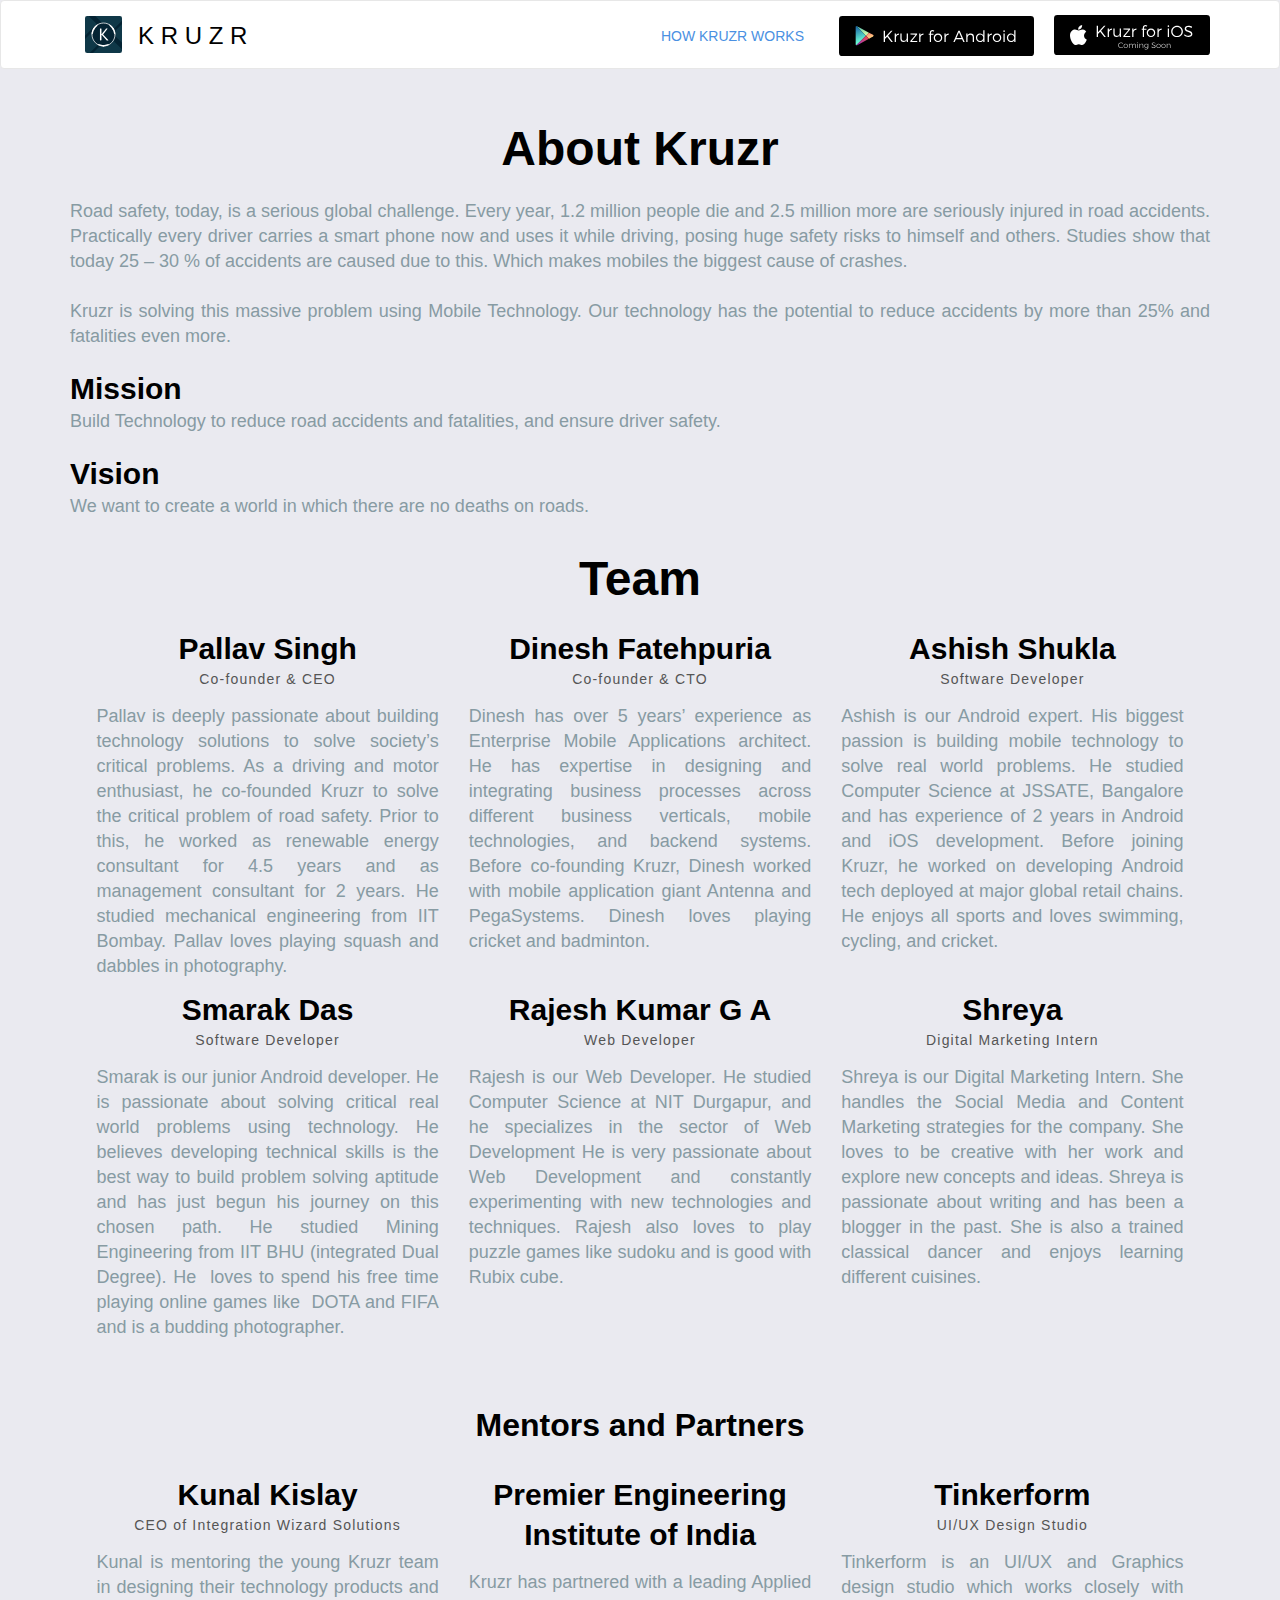
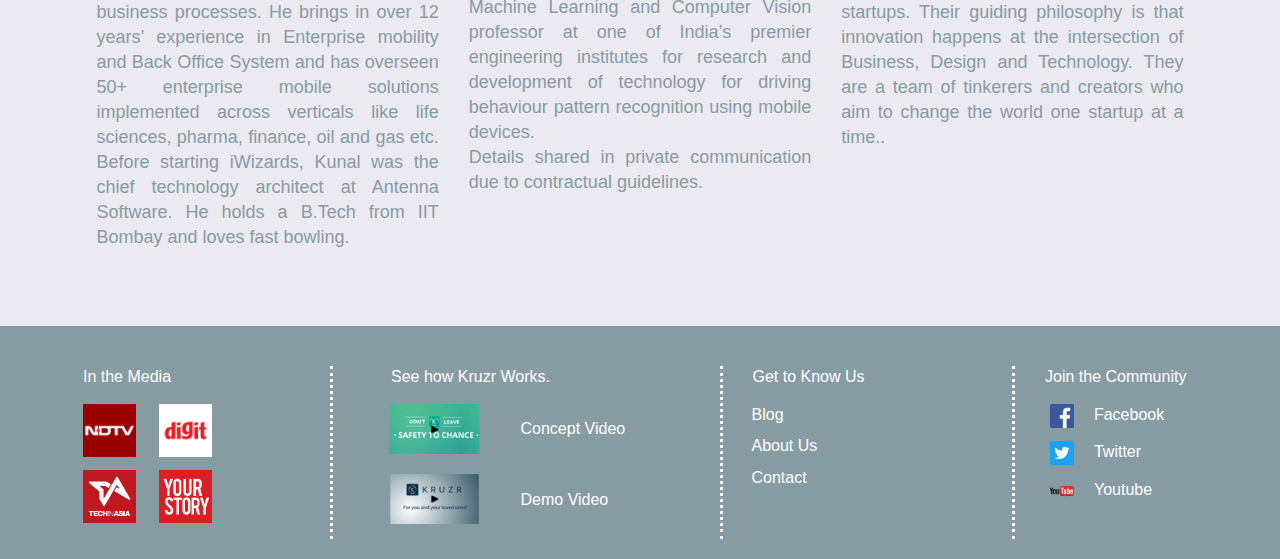
<file: AboutUs.html>
<!DOCTYPE html>
<html>
	<head>
		<title>Kruzr:About Us</title>
<meta name="description" content="Kruzr Terms and Conditions and Privacy Policy" />
<meta name="keywords" content="Kruzr, Safe Driving Assistant, Safe Driving App, Driving Assistant, Safe Driving App, Safe Driving, Road Safety App, Road Safety, Driving Safety, Road Safety Tips, Safe Driving Tips,  Safe Driving Assistant App" />
<meta https-equiv="Content-Type" content="text/html; charset=utf-8"/>
	<meta name="viewport" content="width=device-width, initial-scale=1.0">

		<meta name="google-site-verification" content="gFnBU_BToZTyNuYKbBhE-sWRZRnsbqTcGk3wXEjJwcw" />
		<meta charset="utf-8">
	  <meta name="viewport" content="width=device-width, initial-scale=1">
	  <meta name="description" content="Kruzr is a smart driving assistant mobile app. Eliminates distracted driving. Handles calls and messages intelligently. Drive Smart. Road Safety." />
	  <meta name="keywords" content="Smart Driving Assistant,Distracted driving app,Safe driving app,Safe Driving,Road Safety,Smart driving app,In-car assistant,Safe driving assistant app,Drive mode,Driving interface,digital co-driver,Smart driving,Safe Drive,Texting and driving,call blocker,caller id,personal assistant">
	  <META HTTP-EQUIV="CACHE-CONTROL" CONTENT="NO-CACHE">

			<!-- Favicons -->
			<link rel="shortcut icon" href="img/logo.svg">
			<link rel="kruzr-icon" sizes="60x60" href="img/logo.svg">
			<link rel="stylesheet" href="css/animate.css">
			<link rel="stylesheet" href="css/bootstrap.min.css">
			<link rel="stylesheet" href="css/kruzr-style.css">
			<link rel="stylesheet" href="css/mobile-styles.css?v=1">
			<link rel="stylesheet" href="css/miscellaneous-styles.css?v=1">
			<link rel="stylesheet" href="css/style.css" />
			<script src="js/jquery-1.12.1.min.js"></script>
			<script src="js/jquery-1.7.min.js"></script>
			<script src="js/jquery-2.2.4.min.js"></script>
			<script src="js/bootstrap.js"></script>



	      <!-- <link rel="stylesheet" type="text/css" href="css/style.css"> -->

	      <!-- Google Tag Manager -->
	      <script>(function(w,d,s,l,i){w[l]=w[l]||[];w[l].push({'gtm.start':
	      new Date().getTime(),event:'gtm.js'});var f=d.getElementsByTagName(s)[0],
	      j=d.createElement(s),dl=l!='dataLayer'?'&l='+l:'';j.async=true;j.src=
	      'https://www.googletagmanager.com/gtm.js?id='+i+dl;f.parentNode.insertBefore(j,f);
	      })(window,document,'script','dataLayer','GTM-WQ2V5J8');</script>
	      <!-- End Google Tag Manager -->

	      <!-- Facebook Pixel Code -->
	      	<script>
	      	!function(f,b,e,v,n,t,s){if(f.fbq)return;n=f.fbq=function(){n.callMethod?
	      	n.callMethod.apply(n,arguments):n.queue.push(arguments)};if(!f._fbq)f._fbq=n;
	      	n.push=n;n.loaded=!0;n.version='2.0';n.queue=[];t=b.createElement(e);t.async=!0;
	      	t.src=v;s=b.getElementsByTagName(e)[0];s.parentNode.insertBefore(t,s)}(window,
	      	document,'script','https://connect.facebook.net/en_US/fbevents.js');
	      	fbq('init', '673801936126494'); // Insert your pixel ID here.
	      	fbq('track', 'PageView');
	      	</script>
	      	<noscript><img height="1" width="1" style="display:none"
	      	src="https://www.facebook.com/tr?id=673801936126494&ev=PageView&noscript=1"
	      	/></noscript>

					<script type="text/javascript">
					  $(document).scroll(function(e){
					      var scrollTop = $(document).scrollTop();
					      if(scrollTop > 0){
					          // console.log(scrollTop);
					          $('.navbar').removeClass('navbar-static-top').addClass('navbar-fixed-top');
					      } else {
					          $('.navbar').removeClass('navbar-fixed-top').addClass('navbar-static-top');
					      }
					  });
		</script>




</script>

	</head>
	<body >
		<!-- Navigation container -->
		<div class="nav-container-1" style="width:100%;">
			 <nav class="navbar navbar-default">
					<div class="container"  >
						 <div class="row"   style="padding-bottom:0;margin-bottom:0;">
								<!-- Footer Cont No. 1 -->
								<div class="col-md-3 col-sm-4">
									 <!-- Left contents -->
									 <ul class="nav navbar-nav navbar-left" style="float:left">
											<li>
												 <a href = "index.html"><img src="img/logo.svg" height="37" width="37" float="left" /></a>
											</li>
											<li>
												 <a href = "index.html" class="menu-kruzr"  style="text-align:left;float:middle;margin-top:10px; margin-left:-10%">K R U Z R</a>
											</li>
									 </ul>
								</div>
								<div class="col-md-9 col-sm-8">
									 <!-- right contents -->
									 <ul class="nav navbar-nav navbar-right" style="float:right">
											<!-- <li>
												 <a class="menu-titles" >  <p style="fletter-spacing:0;text-align:left;float:middle;padding-top:10px;">Our Impact</p>
													</a>
												 </li> -->
											<li>
												 <a  href="aboutkruzr.html" target="_blank" class="menu-titles" >
														<p style="letter-spacing:0;text-align:left;float:middle;padding-top:10px;color:#4a90e2;font-size:14px;">HOW KRUZR WORKS</p>
												 </a>
											</li>
											<li>
												 <a href="https://play.google.com/store/apps/details?id=co.kruzr.drivesafe&utm_source=website&utm_medium=banner&utm_campaign=about_menu&utm_content=fear" target="_blank">  <img src="img/kruzrandroid.svg" class="menu-download-icon"  align="left" style="float:middle;padding-bottom:5%;margin-left:5px;margin-right:10px;margin-top:0px;" />
												 </a>
											</li>
											<li>
												 <a>  <img src="img/kruzrios.svg" class="menu-download-icon"  align="left" style="float:middle;padding-bottom:5%;margin-left:-20px;margin-top:-1px;" />
												 </a>
											</li>
									 </ul>
								</div>
						 </div>
					</div>
			 </nav>
		</div>


		<div class="nav-container-mobile">
			<nav id="navbar-mobile" class="navbar navbar-default navbar-static-top" >

			                  <div class="navbar-brand">  <img src="img/logo.svg" width="28" height="28";> </div>
			                  <div class="navbar-brand" style="margin-left:-5%;margin-top:1.5%;">K R U Z R </div>


			            <button class="navbar-toggle" data-target=".navHeaderCollapse" data-toggle="collapse" style="border:0;">
			                <span class="sr-only">Toggle navigation</span>
			                <span class="icon-bar"></span>
			                <span class="icon-bar"></span>
			                <span class="icon-bar"></span>
			            </button>

			            <div class="collapse navbar-collapse navHeaderCollapse" style="width:100%">
			                 <ul class="nav navbar-nav navbar-left" >

			                      <li ><a href="mobile-index.html" class="manubar-text" href="#" >Home</a></li>
			                      <li ><a href ="aboutkruzr-mobile.html" class="manubar-text" href="#">How it Work</a></li>
			                      <li ><a href="https://play.google.com/store/apps/details?id=co.kruzr.drivesafe&utm_source=website&utm_medium=banner&utm_campaign=initial_landing_page&utm_content=fear" class="manubar-text" href="#">Get Kruzr</a></li>
			                      <li ><a href="https://blog.kruzr.co/" class="manubar-text" href="#">Blog</a></li>
			                      <li ><a href="mailto:contact@kruzr.co" class="manubar-text" href="#">Contact Us</a></li>
			                      <!-- <li ><a href="" class="manubar-text" href="#">About Us</a></li> -->

			                </ul>

			            </div>


			        <!-- Brand and toggle get grouped for better mobile display -->
			    </nav>
	  </div>
		<!-- End Navigation container -->



<div class="container";>
		<h2 class="title-text" style="margin-top:30px;margin-bottom:20px;">About Kruzr</h2>

		<div class="paragraph" style="margin-top:15px;text-align:justify;">Road safety, today, is a serious global challenge. Every year, 1.2 million people die and 2.5 million more are seriously injured in road accidents. Practically every driver carries a smart phone now and uses it while driving, posing huge safety risks to himself and others. Studies show that today 25 &ndash; 30 % of accidents are caused due to this. Which makes mobiles the biggest cause of crashes.&nbsp;<br /><br />&#8203;<span>Kruzr is solving this massive problem using Mobile Technology. Our technology has the potential to reduce accidents by more than 25% and fatalities even more. &nbsp;</span>
		</div>
		<h2 class="subtitle-text" style="text-align:justify;margin-top:20px;">Mission</h2>
		<div class="paragraph">Build Technology to reduce road accidents and fatalities, and ensure driver safety.</div>
		<h2 class="subtitle-text" style="text-align:justify;margin-top:20px;">Vision</h2>
		<div class="paragraph">We want to create a world in which there are no deaths on roads.</div>

		<h2 class="title-text" style="margin-top:30px;margin-bottom:20px;">Team</h2>

		<div class="row" style="margin:1%;">
	    <div class="col-sm-4" style="">
				<h3 class="subtitle-text">Pallav Singh</h3>
				<p>Co-founder &amp; CEO</p>
				<p class="paragraph" style="text-align:justify;margin-top:15px;">Pallav is deeply passionate about building technology solutions to solve society&rsquo;s critical problems. As a driving and motor enthusiast, he co-founded Kruzr to solve the critical problem of road safety. Prior to this, he worked as renewable energy consultant for 4.5 years and as management consultant for 2 years. He studied mechanical engineering from IIT Bombay. Pallav loves playing squash and dabbles in photography.</p>

			</div>
	    <div class="col-sm-4" style="">
				<h3 class="subtitle-text">Dinesh Fatehpuria</h3>
				<p>Co-founder &amp; CTO</p>
				<p class="paragraph" style="text-align:justify;margin-top:15px;" >Dinesh has over 5 years&rsquo; experience as Enterprise Mobile Applications architect. He has expertise in designing and integrating business processes across different business verticals, mobile technologies, and backend systems. Before co-founding Kruzr, Dinesh worked with mobile application giant Antenna and PegaSystems. Dinesh loves playing cricket and badminton.</p>
			</div>
	    <div class="col-sm-4" style="">
				<h3 class="subtitle-text">Ashish Shukla</h3>
				<p>Software Developer</p>
				<p class="paragraph" style="text-align:justify;margin-top:15px;">Ashish is our Android expert. His biggest passion is building mobile technology to solve real world problems. He studied Computer Science at JSSATE, Bangalore and has experience of 2 years in Android and iOS development. Before joining Kruzr, he worked on developing Android tech deployed at major global retail chains. He enjoys all sports and loves swimming, cycling, and cricket.</p>
			</div>
  	</div>

		<div class="row" style="margin:1%;">
	    <div class="col-sm-4" style="">
				<h3 class="subtitle-text">Smarak Das</h3>
				<p>Software Developer</p>
				<p class="paragraph" style="text-align:justify;margin-top:15px;">Smarak is our junior Android developer. He is passionate about solving critical real world problems using technology. He believes developing technical skills is the best way to build problem solving aptitude and has just begun his journey on this chosen path.&nbsp;He studied&nbsp;Mining Engineering from IIT BHU (integrated Dual Degree). He&nbsp;&nbsp;loves to spend his free time playing online games like&nbsp;&nbsp;DOTA and FIFA and is a budding photographer.</p>

			</div>
	    <div class="col-sm-4" style="">
				<h3 class="subtitle-text">Rajesh Kumar G A</h3>
				<p>Web Developer</p>
				<p class="paragraph" style="text-align:justify;margin-top:15px;" >Rajesh is our Web Developer. He studied Computer Science at NIT Durgapur, and he specializes in the sector of Web Development He is very passionate about Web Development and constantly experimenting with new technologies and techniques. Rajesh also loves to play puzzle games like sudoku and is good with Rubix cube.&#8203;</p>
			</div>
	    <div class="col-sm-4" style="">
				<h3 class="subtitle-text">Shreya</h3>
				<p>Digital Marketing Intern</p>
				<p class="paragraph" style="text-align:justify;margin-top:15px;">Shreya is our Digital Marketing Intern. She handles the Social Media and Content Marketing strategies for the company. She loves to be creative with her work and explore new concepts and ideas. Shreya is passionate about writing and has been a blogger in the past. She is also a trained classical dancer and enjoys learning different cuisines.</p>
			</div>
  	</div>

		<h2 class="title-text" style="margin-top:50px;margin-bottom:20px;"><font size="6">Mentors and Partners</font></h2>
		<div class="row" style="margin:1%;">
	    <div class="col-sm-4" style="">
				<h3 class="subtitle-text">Kunal Kislay</h3>
				<p>CEO of Integration Wizard Solutions</p>
				<p class="paragraph" style="text-align:justify;margin-top:15px;">Kunal is mentoring the young Kruzr team in designing their technology products and business processes. He brings in over 12 years&rsquo; experience in Enterprise mobility and Back Office System and has overseen 50+ enterprise mobile solutions implemented across verticals like life sciences, pharma, finance, oil and gas etc. Before starting iWizards, Kunal was the chief technology architect at Antenna Software. He holds a B.Tech from IIT Bombay and loves fast bowling.</p>

			</div>
	    <div class="col-sm-4" style="">
				<h3 class="subtitle-text">Premier Engineering Institute of India</h3>

				<p class="paragraph" style="text-align:justify;margin-top:15px;" >Kruzr has partnered with a leading Applied Machine Learning and Computer Vision professor at one of India&rsquo;s premier engineering institutes for research and development of technology for driving behaviour pattern recognition using mobile devices.<br />Details shared in private communication due to contractual guidelines.&nbsp;&#8203;</p>
			</div>
	    <div class="col-sm-4" style="">
				<h3 class="subtitle-text">Tinkerform</h3>
				<p>UI/UX Design Studio</p>
				<p class="paragraph" style="text-align:justify;margin-top:15px;">Tinkerform is an UI/UX and Graphics design studio which works closely with startups. Their guiding philosophy is that innovation happens at the intersection of Business, Design and Technology. They are a team of tinkerers and creators who aim to change the world one startup at a time.&#8203;.</p>
			</div>
  	</div>

</div>



	</div>
<div class="footer-desktop">
	<div class="footer center" style="width:100%; margin-top:5%" >
		 <div class="container" >
				<div class="row" style="display:inline-black"  style="padding-bottom:0;margin-bottom:0;">
					 <!-- Footer Cont No. 1 -->
					 <div class="col-md-3 col-sm-3">
							<div class="foot-sp"  >
								 <p class="foot-text-without-image" style="margin-left:5%">In the Media</p>
								 <div class="row" style="background:#879ba3;margin:5%;margin-left:5%" >
										<a href="http://www.ndtv.com/video/news/road-to-safety/iit-graduates-to-launch-road-safety-mobile-app-419250" target="_blank" >  <img src="img/ndtv.svg" height="53" width="53" align="left" />
										</a>
										<a href="http://geek.digit.in/2017/07/app-of-the-week-kruzr/" target="_blank" >  <img src="img/digit.svg" height="53" width="53" align="left" style="margin-left:10%" />
										</a>
										<!-- <a href="https://yourstory.com/2016/11/app-fridays-kruzr/" target="_blank" >  <img src="img/gadgetsnow.svg" height="53" width="53" align="left" style="margin-left:10%" />
											 </a> -->
								 </div>
								 <div class="row" style="background:#879ba3;margin:5%;margin-left:5%">
										<a href="https://www.techinasia.com/drive-phone-app-kruzr" target="_blank" >  <img src="img/tiasia.svg" height="53" width="53" align="left" />
										</a>
										<a href="https://yourstory.com/2016/11/app-fridays-kruzr/" target="_blank" >  <img src="img/yourstory.svg" height="53" width="53" align="left" style="margin-left:10%" />
										</a>
								 </div>
							</div>
					 </div>
					 <!-- Footer Cont No. 2 -->
					 <div class="col-md-4 col-sm-4">
							<div class="foot-sp" >
								 <p class="foot-text-without-image" style="margin-left:8%"> See how Kruzr Works.</p>
								 <div class="row" style="margin-right:2%">
										<a href="https://www.youtube.com/watch?v=JTr9Uo9dlR4" target="_blank" style="">  <img src="img/concept.svg" height="50" width="173" align="left"/>
										</a>
										<div style="padding-top:4%;padding-left:2%">
											 <a href="https://www.youtube.com/watch?v=JTr9Uo9dlR4" target="_blank" >
													<p class="foot-text" style="float:middle;" >   Concept Video</p>
											 </a>
										</div>
								 </div>
								 <div class="row" style="margin-right:2%;margin-top:5%">
										<a href="https://www.youtube.com/watch?v=BzRgNcOxxpE" target="_blank" style="">  <img src="img/howworks.svg" height="50" width="173" align="left"/>
										</a>
										<div style="padding-top:4%;padding-left:2%">
											 <a href="https://www.youtube.com/watch?v=BzRgNcOxxpE" target="_blank" >
													<p class="foot-text" style="float:middle;" >   Demo Video</p>
											 </a>
										</div>
								 </div>
								 <!-- <div class="row">
										<a href="aboutkruzr.html" target="_blank">  <p class="foot-text1"  > Read about how it works></p>
										</a>

										</div> -->
							</div>
					 </div>
					 <!-- Footer Cont No. 3 -->
					 <div class="col-md-3 col-sm-3">
							<div class="foot-sp" >
								 <p class="foot-text-without-image"> Get to Know Us</p>
								 <div class="row">
										<a href="https://blog.kruzr.co/" target="_blank" >
											 <p class="foot-text1" style="padding-bottom:3%;" > Blog </p>
										</a>
										<a href="https://blog.kruzr.co/" target="_blank" >
											 <p class="foot-text1" style="float:middle; padding-bottom:3%;" > About Us </p>
										</a>
										<a href="mailto:contact@kruzr.co" target="_blank" >
											 <p class="foot-text1" style="float:middle;padding-bottom:6%;" > Contact </p>
										</a>
								 </div>
							</div>
					 </div>
					 <!-- Footer Cont No. 4-->
					 <div class="col-md-2 col-sm-2" >
							<!-- <div class="foot-sp"  > -->
							<p class="foot-text-without-image"> Join the Community</p>
							<div class="row" style="margin-left:3%">
								 <a href="https://www.facebook.com/kruzrsmartdrive/" target="_blank">  <img src="img/fb.svg" height="24" width="24" align="left" />
								 </a>
								 <a href="https://www.facebook.com/kruzrsmartdrive/" target="_blank">
										<p class="foot-text" style="float:left;margin-left:20px" >   Facebook</p>
								 </a>
							</div>
							<div >
								 <div class="row" style="margin-left:3%">
										<a href="https://twitter.com/Kruzr_co" target="_blank">  <img src="img/twitter.svg" height="24" width="24" align="left"/>
										</a>
										<a href="https://twitter.com/Kruzr_co" target="_blank" >
											 <p class="foot-text" style="float:left;margin-left:20px" > Twitter</p>
										</a>
								 </div>
							</div>
							<div >
								 <div class="row" style="margin-left:3%">
										<a href="https://www.youtube.com/channel/UCLWOnoY7pHr0E72XwyULi_Q" target="_blank">  <img src="img/youtube.svg" height="24" width="24" align="left"/>
										</a>
										<a href="https://www.youtube.com/channel/UCLWOnoY7pHr0E72XwyULi_Q" target="_blank" >
											 <p class="foot-text" style="float:left;margin-left:20px" > Youtube</p>
										</a>
								 </div>
							</div>
					 </div>
				</div>
		 </div>
	</div>
</div>
	<div class="footer-mobile" style="height:100%" >
		<div class="container" >
			<!-- <div > -->
				<!-- Footer Cont No. 1 -->
				<div class="col-xs-12" >
						<p class="foot-text-without-image-mobile" > Kruzr in media</p>
							<div class="row" style="background:#879ba3;text-align:center" >

								<a href="http://www.ndtv.com/video/news/road-to-safety/iit-graduates-to-launch-road-safety-mobile-app-419250" target="_blank" >  <img src="img/ndtv.svg" class=" Kruzr-in-media-img" />
								</a>
								<a href="http://geek.digit.in/2017/07/app-of-the-week-kruzr/" target="_blank" >  <img src="img/digit.svg" class=" Kruzr-in-media-img"/>
								</a>
								<a href="https://www.techinasia.com/drive-phone-app-kruzr" target="_blank" >  <img src="img/tiasia.svg" class=" Kruzr-in-media-img" />
								</a>
								<a href="https://yourstory.com/2016/11/app-fridays-kruzr/" target="_blank" >  <img src="img/yourstory.svg" class=" Kruzr-in-media-img" />
								</a>
								<!-- <a href="https://yourstory.com/2016/11/app-fridays-kruzr/" target="_blank" >  <img src="img/gadgetsnow.svg" height="53" width="53" align="left" />
								</a> -->
							</div>

							<!-- <div class="row" style="background:#879ba3;margin-top:20px">class=" Kruzr-in-media-img" />
								</a>
								<a href="https://yourstory.com/2016/11/app-fridays-kruzr/" target="_blank" >  <img src="img/yourstory.svg" height="53" width="100" align="left" />
								</a>
						</div> -->



					<div class="flow_line-footer"></div>
			</div>
			 <!-- Footer Cont No. 1 -->
					<div class="col-xs-12" style="margin-top:10%" >
						<!-- <p class="foot-text-without-image-mobile"> See how Kruzr Works.</p> -->

							<!-- <div class="row" style="padding-bottom:3%;margin-right:2%">
								<a href="https://www.youtube.com/watch?v=JTr9Uo9dlR4" target="_blank" style="">  <img src="img/concept.svg" height="72" width="73" align="left"/>
								</a>
								<div style="padding-top:8%;padding-left:5%">
								<a href="https://www.youtube.com/watch?v=JTr9Uo9dlR4" target="_blank" >  <p class="foot-text" style="float:middle;" >   Concept Video</p>
								</a>
								</div>

							</div>
							<div class="row">
								<a href="aboutkruzr-mobile.html">  <p class="foot-text1-mobile"  > Read about how it works></p>
								</a>

							</div> -->
							<div class="row" style="padding-bottom:3%;margin-right:2%;margin-left:-11%">
								<a href="https://www.youtube.com/watch?v=JTr9Uo9dlR4" target="_blank" style="">  <img src="img/concept.svg" height="72" width="173" align="left"/>
								</a>
								<div style="padding-top:8%;padding-left:5%">
								<a href="https://www.youtube.com/watch?v=JTr9Uo9dlR4" target="_blank" >  <p class="foot-text1-mobile" style="float:middle;" >   Concept Video</p>
								</a>
								</div>

							</div>

							<div class="row" style="margin-right:2%;margin-top:5%; margin-left:-11%">
								<a href="https://www.youtube.com/watch?v=BzRgNcOxxpE" target="_blank" style="">  <img src="img/howworks.svg" height="72" width="173" align="left"/>
								</a>
								<div style="padding-top:8%;padding-left:5%">
								<a href="https://www.youtube.com/watch?v=BzRgNcOxxpE" target="_blank" >  <p class="foot-text1-mobile" style="float:middle;" >   Demo Video</p>
								</a>
								</div>

							</div>

										 <div class="flow_line-footer"></div>
									</div>
			<!-- Footer Cont No. 1 -->
					<div class="col-xs-12"style="margin-top:10%"  >

									<!-- <p class="foot-text-without-image-mobile"> Get to Know Us.</p> -->

							<div class="row">
								<a href="https://blog.kruzr.co/">  <p class="foot-text1-mobile" style="padding-bottom:3%;" > Blog </p>
								</a>
								<a href="https://blog.kruzr.co/">  <p class="foot-text1-mobile" style="float:middle; padding-bottom:3%;" > About Us</p>
								</a>
								<a href="mailto:contact@kruzr.co" target="_blank" >  <p class="foot-text1-mobile" style="float:middle;padding-bottom:6%;" > Contact </p>
								</a>
							</div>


										<div class="flow_line-footer" ></div>
									</div>
			<!-- Footer Cont No. 1 -->
					<div class="col-xs-12" style="margin-top:10%" >

					<!-- <p class="foot-text-without-image-mobile"> Join the Kruzr Community.</p> -->

							<div class="row" style="margin-bottom:10px">
								<a href="https://www.facebook.com/kruzrsmartdrive/" target="_blank">  <img src="img/fb.svg" height="24" width="24" align="left" padding="50" />
								</a>
								<a href="https://www.facebook.com/kruzrsmartdrive/" target="_blank">  <p class="foot-text1-mobile" style="float:left; margin-left:20px" > Facebook</p>
								</a>
							</div>

						<div >
							<div class="row" style="margin-bottom:10px">
								<a href="https://twitter.com/Kruzr_co" target="_blank">  <img src="img/twitter.svg" height="24" width="24" align="left"/>
								</a>
								<a href="https://twitter.com/Kruzr_co" target="_blank" >  <p class="foot-text1-mobile" style="float:left; margin-left:20px" > Twitter</p>
								</a>
							</div>
						</div>
						<div >
							<div class="row"  >
								<a href="https://www.youtube.com/channel/UCLWOnoY7pHr0E72XwyULi_Q" target="_blank">  <img src="img/youtube.svg" height="24" width="24" align="left"/>
								</a>
								<a href="https://www.youtube.com/channel/UCLWOnoY7pHr0E72XwyULi_Q" target="_blank" >  <p class="foot-text1-mobile" style="float:left; margin-left:20px" > Youtube</p>
								</a>
							</div>
						</div>
										<!-- <div class="flow_line-footer" style="text-align:middle;margin-left:15%"></div>
									</div> -->


				<!-- </div> -->
			</div>
		</div>
</div>

	<script type="text/javascript" src="js/plugins.js"></script>


		<script>
  (function(i,s,o,g,r,a,m){i['GoogleAnalyticsObject']=r;i[r]=i[r]||function(){
  (i[r].q=i[r].q||[]).push(arguments)},i[r].l=1*new Date();a=s.createElement(o),
  m=s.getElementsByTagName(o)[0];a.async=1;a.src=g;m.parentNode.insertBefore(a,m)
  })(window,document,'script','https://www.google-analytics.com/analytics.js','ga');

  ga('create', 'UA-82448462-1', 'auto');
  ga('send', 'pageview');

</script><script>
  (function(i,s,o,g,r,a,m){i['GoogleAnalyticsObject']=r;i[r]=i[r]||function(){
  (i[r].q=i[r].q||[]).push(arguments)},i[r].l=1*new Date();a=s.createElement(o),
  m=s.getElementsByTagName(o)[0];a.async=1;a.src=g;m.parentNode.insertBefore(a,m)
})(window,document,'script','https://www.google-analytics.com/analytics.js','ga');

  ga('create', 'UA-82448462-1', 'auto');
  ga('send', 'pageview');

</script>
	</body>
</html>
</file>
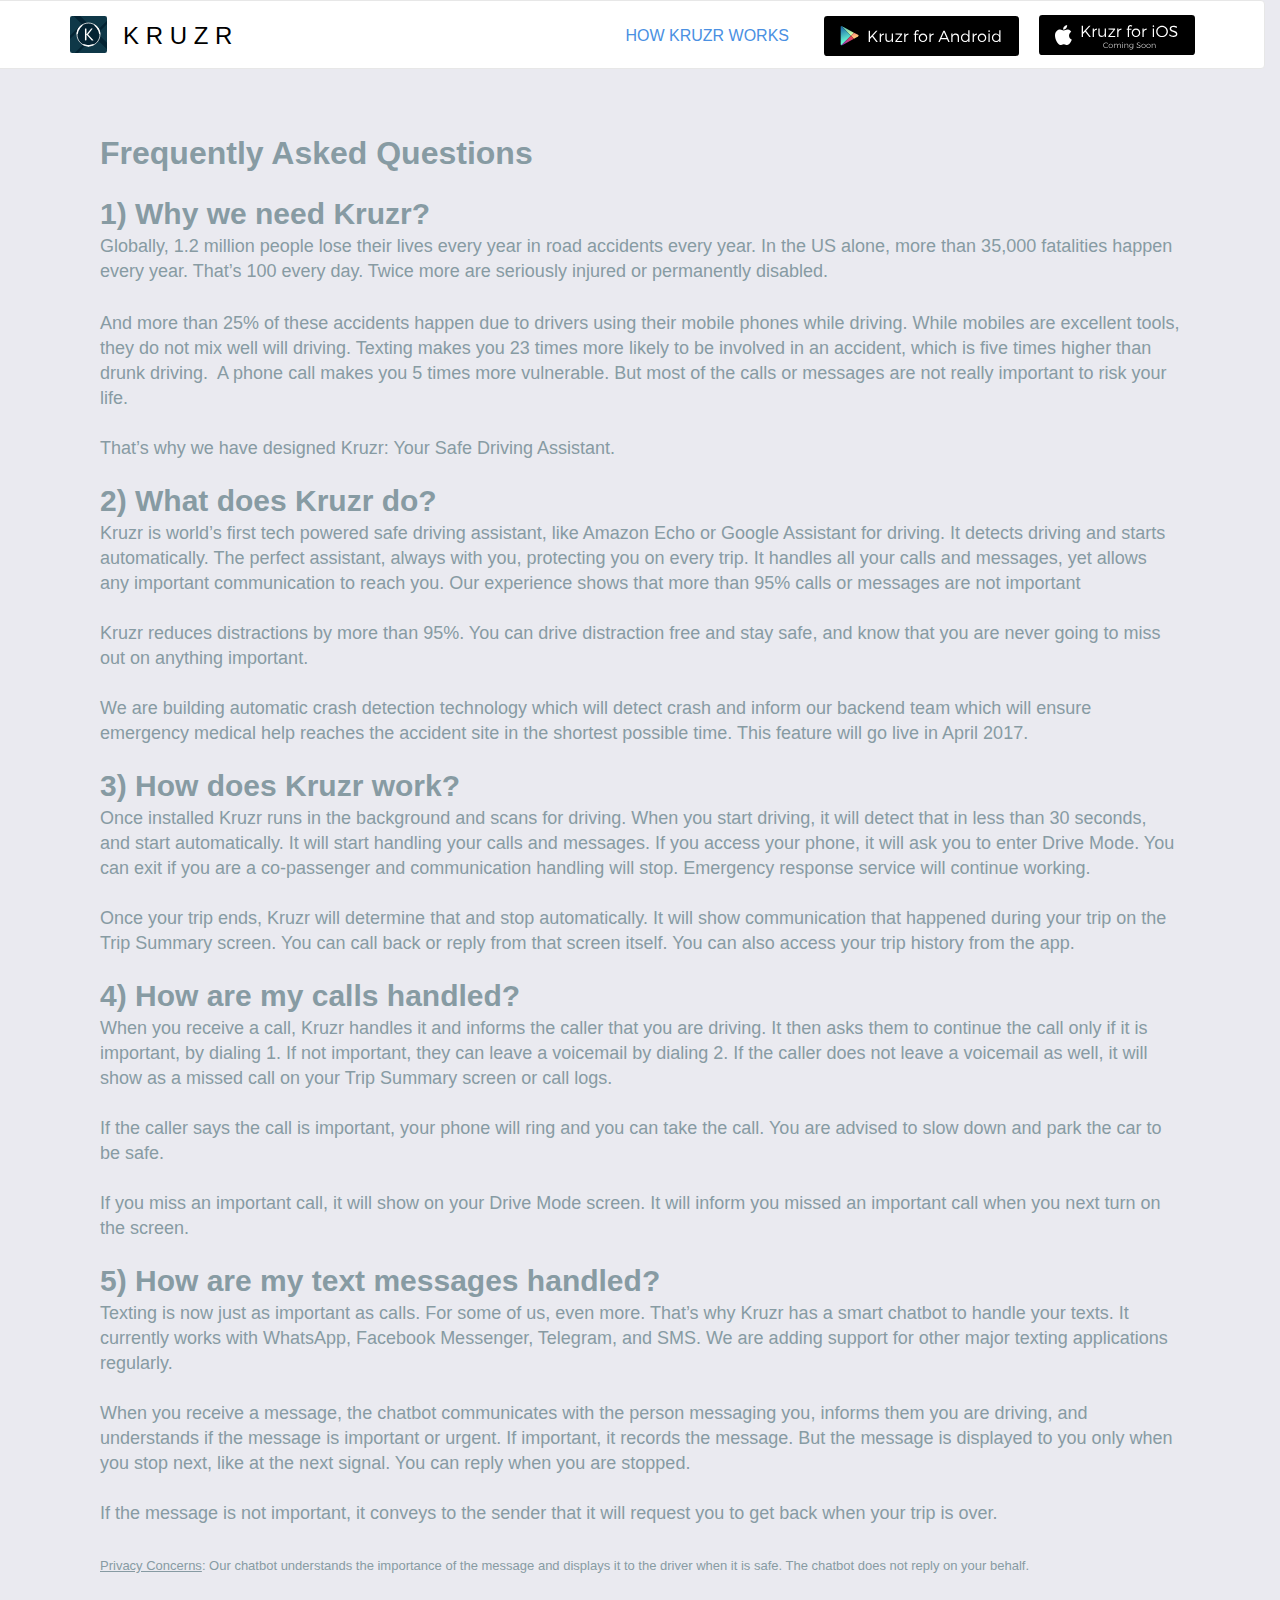
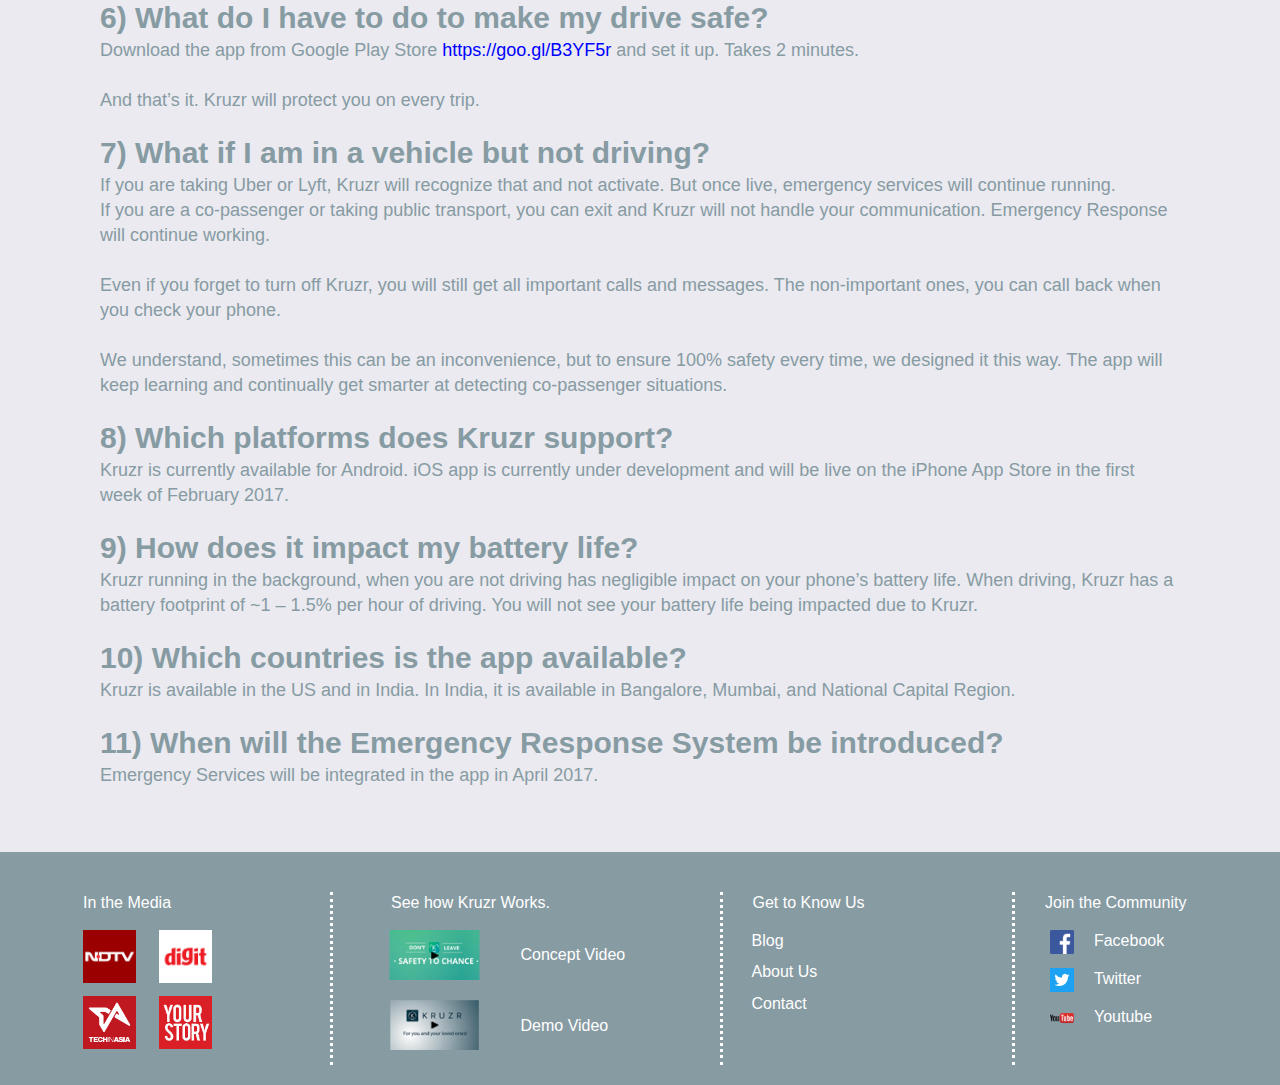
<file: faq.html>
<!DOCTYPE html>
<html>
	<head>
		<title>FAQ's - Kruzr: Smart Driving Assistant</title>
<meta name="description" content="Kruzr Terms and Conditions and Privacy Policy" />
<meta name="keywords" content="Kruzr, Safe Driving Assistant, Safe Driving App, Driving Assistant, Safe Driving App, Safe Driving, Road Safety App, Road Safety, Driving Safety, Road Safety Tips, Safe Driving Tips,  Safe Driving Assistant App" />
<meta https-equiv="Content-Type" content="text/html; charset=utf-8"/>
	<meta name="viewport" content="width=device-width, initial-scale=1.0">

		<meta name="google-site-verification" content="gFnBU_BToZTyNuYKbBhE-sWRZRnsbqTcGk3wXEjJwcw" />
		<meta charset="utf-8">
	  <meta name="viewport" content="width=device-width, initial-scale=1">
	  <meta name="description" content="Kruzr is a smart driving assistant mobile app. Eliminates distracted driving. Handles calls and messages intelligently. Drive Smart. Road Safety." />
	  <meta name="keywords" content="Smart Driving Assistant,Distracted driving app,Safe driving app,Safe Driving,Road Safety,Smart driving app,In-car assistant,Safe driving assistant app,Drive mode,Driving interface,digital co-driver,Smart driving,Safe Drive,Texting and driving,call blocker,caller id,personal assistant">
	  <META HTTP-EQUIV="CACHE-CONTROL" CONTENT="NO-CACHE">

			<!-- Favicons -->
			<!-- Favicons -->
			<!-- <link rel="shortcut icon" type="image/x-icon" href="img/logo.svg"> -->
			<link rel="shortcut icon" href="img/favicon.ico">
			<link rel="icon" sizes="16x16 32x32 64x64" href="img/favicon.ico">
			<link rel="icon" type="image/png" sizes="196x196" href="img/favicon-192.png">
			<link rel="icon" type="image/png" sizes="160x160" href="img/favicon-160.png">
			<link rel="icon" type="image/png" sizes="96x96" href="img/favicon-96.png">
			<link rel="icon" type="image/png" sizes="64x64" href="img/favicon-64.png">
			<link rel="icon" type="image/png" sizes="32x32" href="img/favicon-32.png">
			<link rel="icon" type="image/png" sizes="16x16" href="img/favicon-16.png">
			<link rel="apple-touch-icon" href="/favicon-57.png">
			<link rel="apple-touch-icon" sizes="114x114" href="img/favicon-114.png">
			<link rel="apple-touch-icon" sizes="72x72" href="img/favicon-72.png">
			<link rel="apple-touch-icon" sizes="144x144" href="img/favicon-144.png">
			<link rel="apple-touch-icon" sizes="60x60" href="img/favicon-60.png">
			<link rel="apple-touch-icon" sizes="120x120" href="img/favicon-120.png">
			<link rel="apple-touch-icon" sizes="76x76" href="img/favicon-76.png">
			<link rel="apple-touch-icon" sizes="152x152" href="img/favicon-152.png">
			<link rel="apple-touch-icon" sizes="180x180" href="img/favicon-180.png">
			<meta name="msapplication-TileColor" content="#FFFFFF">
			<meta name="msapplication-TileImage" content="img/favicon-144.png">
			<meta name="msapplication-config" content="img/browserconfig.xml">
			<link rel="kruzr-icon" sizes="60x60" href="img/logo.svg">
			<link rel="stylesheet" href="css/animate.css">
			<link rel="stylesheet" href="css/bootstrap.min.css">
			<link rel="stylesheet" href="css/kruzr-style.css">
			<link rel="stylesheet" href="css/mobile-styles.css?v=1">
			<link rel="stylesheet" href="css/style.css" />
			<script src="js/jquery-1.12.1.min.js"></script>
			<script src="js/jquery-1.7.min.js"></script>
			<script src="js/jquery-2.2.4.min.js"></script>
			<script src="js/bootstrap.js"></script>



	      <!-- <link rel="stylesheet" type="text/css" href="css/style.css"> -->

	      <!-- Google Tag Manager -->
	      <script>(function(w,d,s,l,i){w[l]=w[l]||[];w[l].push({'gtm.start':
	      new Date().getTime(),event:'gtm.js'});var f=d.getElementsByTagName(s)[0],
	      j=d.createElement(s),dl=l!='dataLayer'?'&l='+l:'';j.async=true;j.src=
	      'https://www.googletagmanager.com/gtm.js?id='+i+dl;f.parentNode.insertBefore(j,f);
	      })(window,document,'script','dataLayer','GTM-WQ2V5J8');</script>
	      <!-- End Google Tag Manager -->

	      <!-- Facebook Pixel Code -->
	      	<script>
	      	!function(f,b,e,v,n,t,s){if(f.fbq)return;n=f.fbq=function(){n.callMethod?
	      	n.callMethod.apply(n,arguments):n.queue.push(arguments)};if(!f._fbq)f._fbq=n;
	      	n.push=n;n.loaded=!0;n.version='2.0';n.queue=[];t=b.createElement(e);t.async=!0;
	      	t.src=v;s=b.getElementsByTagName(e)[0];s.parentNode.insertBefore(t,s)}(window,
	      	document,'script','https://connect.facebook.net/en_US/fbevents.js');
	      	fbq('init', '673801936126494'); // Insert your pixel ID here.
	      	fbq('track', 'PageView');
	      	</script>
	      	<noscript><img height="1" width="1" style="display:none"
	      	src="https://www.facebook.com/tr?id=673801936126494&ev=PageView&noscript=1"
	      	/></noscript>

					<script type="text/javascript">
					  $(document).scroll(function(e){
					      var scrollTop = $(document).scrollTop();
					      if(scrollTop > 0){
					          // console.log(scrollTop);
					          $('.navbar').removeClass('navbar-static-top').addClass('navbar-fixed-top');
					      } else {
					          $('.navbar').removeClass('navbar-fixed-top').addClass('navbar-static-top');
					      }
					  });
		</script>

		<style type="text/css">

         body{
         width: 100%;
         height: 100%;
         background:#EAEAF0;
         }

         .flow_line
         {
         height: 47px;
         border-bottom: 5px dotted #979797;
         /*position: absolute;
         margin-left: 50px;*/
         }



			 @media screen and (max-width: 750px) {
				   .nav-container-mobile{
				     display: block !important;
				   }
					 .footer-mobile{
						display: block !important;
					}
				   .nav-container-1{
				     display: none !important;
				   }
					 .footer-desktop{
				     display: none !important;
				   }
				 }
				 @media screen and (min-width: 750px) {
				   .nav-container-mobile{
				     display: none !important;
				   }
					 .footer-mobile{
				     display: none !important;
				   }
				   .nav-container-1{
				     display: block !important;
				   }

					 .footer-desktop{
						display: block !important;
					}
				 }




				 #brand{
				     float:left;
				 }
				 #menutest {
				    float:left;
				 }
				 nav{
				     position: fixed;
				     margin: 0;
				     width: 100%;
				     text-align: center;
				 }
				 nav ul{
				     line-height: 300px;
				     cursor: pointer;
				 }
				 nav a.manubar-text:hover{
				   background:green;
				   color: red;
				   border-radius: 5px;
				 }

				 a.manubar-text{
				   cursor: pointer;
				   font-family:'Work Sans',sans-serif;
				   font-weight: 400;
				     font-size:24px;
				     color:#042333;
				     letter-spacing:0;
				     line-height:26px;
				     text-align:center;
				 }



				 .flow_line-footer
				   {
				   width:80%;
				   height: 47px;
				   border-bottom: 5px dotted #ffffff;
				   margin-left: -15px;
				 /*position: absolute;
				 margin-left: 50px;*/
				   }


				 .navbar-text-kruzr-title
				 {
				   font-family:'Work Sans', sans-serif;
				   font-weight: 300;
				   font-size:28px;
				   color:#042333;
				   letter-spacing:0;
				   line-height:42px;
				   text-align:left;
				   padding-top: 10px;
				   /*margin-left: -200px;*/

				 }

/*  T & C text styles  */
.tc-title-text{
		 font-family:'Work Sans', sans-serif;
		 letter-spacing: 0px;
		 text-align:center;
		 line-height:60px;
		 font-size: 50px;
		 color: #000;
}
.wsite-content-title{
		 font-family:'Work Sans', sans-serif;
		 letter-spacing: 0px;
		 text-align:left;
		 line-height:40px;
		 font-size: 30px;
		 color: #879BA3;
		 margin-top: 20px;
}
.paragraph{
	font-family:'Work Sans', sans-serif;
	letter-spacing: 0px;
	text-align:justify;
	line-height:25px;
	font-size: 18px;
	color: #879BA3;
	margin-bottom: 20px;
}

.conent{
	margin-left: 20px;
	margin-right: 20px;
}
@media screen and (max-width: 750px) {
	.conent{
		margin-left: 20px;
		margin-right: 20px;
	}
	.wsite-content-title{
			 font-family:'Work Sans', sans-serif;
			 letter-spacing: 0px;
			 text-align:left;
			 line-height:40px;
			 font-size: 18px;
			 color: #879BA3;
			 margin-top: 20px;
	}
}
 @media screen and (min-width: 750px) {
	 .conent{
		margin-left: 100px;
		margin-right: 100px;
	}
	.wsite-content-title{
			 font-family:'Work Sans', sans-serif;
			 letter-spacing: 0px;
			 text-align:left;
			 line-height:40px;
			 font-size: 30px;
			 color: #879BA3;
			 margin-top: 20px;
	}
 }


				 </style>


</script>

	</head>
	<body >
		<!-- Google Tag Manager (noscript) -->
<noscript><iframe src="https://www.googletagmanager.com/ns.html?id=GTM-WQ2V5J8"
height="0" width="0" style="display:none;visibility:hidden"></iframe></noscript>
<!-- End Google Tag Manager (noscript) -->
		<!-- Navigation container -->
		<div class="nav-container-1">
			 <nav class="row navbar navbar-default">
					<div class="container" >
						 <div class="row"   style="padding-bottom:0;margin-bottom:0;">
								<!-- Footer Cont No. 1 -->
								<div class="col-md-3 col-sm-4">
									 <!-- Left contents -->
									 <ul class="nav navbar-nav navbar-left" style="float:left">
											<li>
												 <a href = "index.html"><img src="img/logo.svg" height="37" width="37" float="left" /></a>
											</li>
											<li>
												 <a href = "index.html" class="menu-kruzr"  style="text-align:left;float:middle;margin-top:10px; margin-left:-10%">K R U Z R</a>
											</li>
									 </ul>
								</div>
								<div class="col-md-9 col-sm-8">
									 <!-- right contents -->
									 <ul class="nav navbar-nav navbar-right" style="float:right">
											<!-- <li>
												 <a class="menu-titles" >  <p style="fletter-spacing:0;text-align:left;float:middle;padding-top:10px;">Our Impact</p>
													</a>
												 </li> -->
											<li>
												 <a  href="aboutkruzr.html" target="_blank" class="menu-titles" >
														<p style="letter-spacing:0;text-align:left;float:middle;padding-top:10px;color:#4a90e2">HOW KRUZR WORKS</p>
												 </a>
											</li>
											<li>
												 <a href="https://play.google.com/store/apps/details?id=co.kruzr.drivesafe&utm_source=website&utm_medium=banner&utm_campaign=about_menu&utm_content=fear" target="_blank">  <img src="img/kruzrandroid.svg" class="menu-download-icon"  align="left" style="float:middle;padding-bottom:5%;margin-left:5px;margin-right:10px;margin-top:0px;" />
												 </a>
											</li>
											<li>
												 <a>  <img src="img/kruzrios.svg" class="menu-download-icon"  align="left" style="float:middle;padding-bottom:5%;margin-left:-20px;margin-top:-1px;" />
												 </a>
											</li>
									 </ul>
								</div>
						 </div>
					</div>
			 </nav>
		</div>


		<div class="nav-container-mobile">
			<nav id="navbar-mobile" class="navbar navbar-default navbar-static-top" >

			                  <div class="navbar-brand">  <img src="img/logo.svg" width="28" height="28";> </div>
			                  <div class="navbar-brand" style="margin-left:-5%;margin-top:1.5%;">K R U Z R </div>


			            <button class="navbar-toggle" data-target=".navHeaderCollapse" data-toggle="collapse" style="border:0;">
			                <span class="sr-only">Toggle navigation</span>
			                <span class="icon-bar"></span>
			                <span class="icon-bar"></span>
			                <span class="icon-bar"></span>
			            </button>

			            <div class="collapse navbar-collapse navHeaderCollapse" style="width:100%">
			                 <ul class="nav navbar-nav navbar-left" >

			                      <li ><a href="mobile-index.html" class="manubar-text" href="#" >Home</a></li>
			                      <li ><a href ="aboutkruzr-mobile.html" class="manubar-text" href="#">How it Work</a></li>
			                      <li ><a href="https://play.google.com/store/apps/details?id=co.kruzr.drivesafe&utm_source=website&utm_medium=banner&utm_campaign=initial_landing_page&utm_content=fear" class="manubar-text" href="#">Get Kruzr</a></li>
			                      <li ><a href="https://blog.kruzr.co/" class="manubar-text" href="#">Blog</a></li>
			                      <li ><a href="mailto:contact@kruzr.co" class="manubar-text" href="#">Contact Us</a></li>
			                      <!-- <li ><a href="" class="manubar-text" href="#">About Us</a></li> -->

			                </ul>

			            </div>


			        <!-- Brand and toggle get grouped for better mobile display -->
			    </nav>
	  </div>
		<!-- End Navigation container -->



<div id="main-wrap" style="margin-top:5%;">
	<div class="conent">

		<div class="wsite-section-elements">
					<h2 class="wsite-content-title" style="text-align:left;"><font size="6">Frequently Asked Questions</font></h2>

	<h2 class="wsite-content-title" style="text-align:left;">1) Why we need Kruzr?</h2>

	<div class="paragraph" style="text-align:left;">Globally, 1.2 million people lose their lives every year in road accidents every year. In the US alone, more than 35,000 fatalities happen every year. That&rsquo;s 100 every day. Twice more are seriously injured or permanently disabled.<br /><font size="1"><font size="1">&nbsp;</font></font><br />And more than 25% of these accidents happen due to drivers using their mobile phones while driving. While mobiles are excellent tools, they do not mix well will driving. Texting makes you 23 times more likely to be involved in an accident, which is five times higher than drunk driving.&nbsp; A phone call makes you 5 times more vulnerable. But most of the calls or messages are not really important to risk your life.<br />&nbsp;<br />That&rsquo;s why we have designed Kruzr: Your Safe Driving Assistant.</div>

	<h2 class="wsite-content-title" style="text-align:left;">&#8203;2) What does Kruzr do?</h2>

	<div class="paragraph" style="text-align:left;">&#8203;Kruzr is world&rsquo;s first tech powered safe driving assistant, like Amazon Echo or Google Assistant for driving. It detects driving and starts automatically. The perfect assistant, always with you, protecting you on every trip. It handles all your calls and messages, yet allows any important communication to reach you. Our experience shows that more than 95% calls or messages are not important<br />&nbsp;<br />Kruzr reduces distractions by more than 95%. You can drive distraction free and stay safe, and know that you are never going to miss out on anything important.<br />&nbsp;<br />We are building automatic crash detection technology which will detect crash and inform our backend team which will ensure emergency medical help reaches the accident site in the shortest possible time. This feature will go live in April 2017.<br /></div>

	<h2 class="wsite-content-title" style="text-align:left;">3) How does Kruzr work?</h2>

	<div class="paragraph" style="text-align:left;">Once installed Kruzr runs in the background and scans for driving. When you start driving, it will detect that in less than 30 seconds, and start automatically. It will start handling your calls and messages. If you access your phone, it will ask you to enter Drive Mode. You can exit if you are a co-passenger and communication handling will stop. Emergency response service will continue working.<br />&nbsp;<br />Once your trip ends, Kruzr will determine that and stop automatically. It will show communication that happened during your trip on the Trip Summary screen. You can call back or reply from that screen itself. You can also access your trip history from the app.&nbsp;<br /></div>

	<h2 class="wsite-content-title" style="text-align:left;">4) &#8203;&#8203;How are my calls handled?</h2>

	<div class="paragraph" style="text-align:left;">When you receive a call, Kruzr handles it and informs the caller that you are driving. It then asks them to continue the call only if it is important, by dialing 1. If not important, they can leave a voicemail by dialing 2. If the caller does not leave a voicemail as well, it will show as a missed call on your Trip Summary screen or call logs.<br /><br />If the caller says the call is important, your phone will ring and you can take the call. You are advised to slow down and park the car to be safe.<br />&#8203;<br />If you miss an important call, it will show on your Drive Mode screen. It will inform you missed an important call when you next turn on the screen.&nbsp;</div>

	<h2 class="wsite-content-title" style="text-align:left;">5) &#8203;&#8203;&#8203;How are my text messages handled?</h2>

	<div class="paragraph" style="text-align:left;">Texting is now just as important as calls. For some of us, even more. That&rsquo;s why Kruzr has a smart chatbot to handle your texts. It currently works with WhatsApp, Facebook Messenger, Telegram, and SMS. We are adding support for other major texting applications regularly.<br /><br />When you receive a message, the chatbot communicates with the person messaging you, informs them you are driving, and understands if the message is important or urgent. If important, it records the message. But the message is displayed to you only when you stop next, like at the next signal. You can reply when you are stopped.<br /><br />If the message is not important, it conveys to the sender that it will request you to get back when your trip is over.<br /><font size="2"><u><br />Privacy Concerns</u>: Our chatbot understands the importance of the message and displays it to the driver when it is safe. The chatbot does not reply on your behalf. &#8203;&nbsp;</font><br /></div>

	<h2 class="wsite-content-title" style="text-align:left;">6) What do I have to do to make my drive safe?</h2>

	<div class="paragraph" style="text-align:left;">Download the app from Google Play Store <a style="color:blue;" href="https://goo.gl/B3YF5r">https://goo.gl/B3YF5r</a>&nbsp;and set it up. Takes 2 minutes.<br /><br />&#8203;And that&rsquo;s it. Kruzr will protect you on every trip.</div>

	<h2 class="wsite-content-title" style="text-align:left;">7) What if I am in a vehicle but not driving?</h2>

	<div class="paragraph" style="text-align:left;"><span></span>If you are taking Uber or Lyft, Kruzr will recognize that and not activate. But once live, emergency services will continue running.<br />If you are a co-passenger or taking public transport, you can exit and Kruzr will not handle your communication. Emergency Response will continue working.<br /><br />Even if you forget to turn off Kruzr, you will still get all important calls and messages. The non-important ones, you can call back when you check your phone. &nbsp;<br />&#8203;<br />We understand, sometimes this can be an inconvenience, but to ensure 100% safety every time, we designed it this way. The app will keep learning and continually get smarter at detecting co-passenger situations.&nbsp;<br /></div>

	<h2 class="wsite-content-title" style="text-align:left;">8) &#8203;&#8203;&#8203;&#8203;Which platforms does Kruzr support?</h2>

	<div class="paragraph" style="text-align:left;"><span></span>Kruzr is currently available for Android. iOS app is currently under development and will be live on the iPhone App Store in the first week of February 2017.<br /></div>

	<h2 class="wsite-content-title" style="text-align:left;">9) &#8203;&#8203;&#8203;&#8203;How does it impact my battery life?</h2>

	<div class="paragraph" style="text-align:left;"><span></span>Kruzr running in the background, when you are not driving has negligible impact on your phone&rsquo;s battery life. When driving, Kruzr has a battery footprint of ~1 &ndash; 1.5% per hour of driving. You will not see your battery life being impacted due to Kruzr.&nbsp;<br /></div>

	<h2 class="wsite-content-title" style="text-align:left;">10) Which countries is the app available?</h2>

	<div class="paragraph" style="text-align:left;"><span></span>Kruzr is available in the US and in India. In India, it is available in Bangalore, Mumbai, and National Capital Region.&nbsp;<br /></div>

	<h2 class="wsite-content-title" style="text-align:left;">11) When will the Emergency Response System be introduced?</h2>

	<div class="paragraph" style="text-align:left;">&#8203;Emergency Services will be integrated in the app in April 2017.<br /></div>


				</div>
	</div>



	</div>
<div class="footer-desktop">
	<div class="footer center" style="width:100%; margin-top:5%" >
		 <div class="container" >
				<div class="row" style="display:inline-black"  style="padding-bottom:0;margin-bottom:0;">
					 <!-- Footer Cont No. 1 -->
					 <div class="col-md-3 col-sm-3">
							<div class="foot-sp"  >
								 <p class="foot-text-without-image" style="margin-left:5%">In the Media</p>
								 <div class="row" style="background:#879ba3;margin:5%;margin-left:5%" >
										<a href="http://www.ndtv.com/video/news/road-to-safety/iit-graduates-to-launch-road-safety-mobile-app-419250" target="_blank" >  <img src="img/ndtv.svg" height="53" width="53" align="left" />
										</a>
										<a href="http://geek.digit.in/2017/07/app-of-the-week-kruzr/" target="_blank" >  <img src="img/digit.svg" height="53" width="53" align="left" style="margin-left:10%" />
										</a>
										<!-- <a href="https://yourstory.com/2016/11/app-fridays-kruzr/" target="_blank" >  <img src="img/gadgetsnow.svg" height="53" width="53" align="left" style="margin-left:10%" />
											 </a> -->
								 </div>
								 <div class="row" style="background:#879ba3;margin:5%;margin-left:5%">
										<a href="https://www.techinasia.com/drive-phone-app-kruzr" target="_blank" >  <img src="img/tiasia.svg" height="53" width="53" align="left" />
										</a>
										<a href="https://yourstory.com/2016/11/app-fridays-kruzr/" target="_blank" >  <img src="img/yourstory.svg" height="53" width="53" align="left" style="margin-left:10%" />
										</a>
								 </div>
							</div>
					 </div>
					 <!-- Footer Cont No. 2 -->
					 <div class="col-md-4 col-sm-4">
							<div class="foot-sp" >
								 <p class="foot-text-without-image" style="margin-left:8%"> See how Kruzr Works.</p>
								 <div class="row" style="margin-right:2%">
										<a href="https://www.youtube.com/watch?v=JTr9Uo9dlR4" target="_blank" style="">  <img src="img/concept.svg" height="50" width="173" align="left"/>
										</a>
										<div style="padding-top:4%;padding-left:2%">
											 <a href="https://www.youtube.com/watch?v=JTr9Uo9dlR4" target="_blank" >
													<p class="foot-text" style="float:middle;" >   Concept Video</p>
											 </a>
										</div>
								 </div>
								 <div class="row" style="margin-right:2%;margin-top:5%">
										<a href="https://www.youtube.com/watch?v=BzRgNcOxxpE" target="_blank" style="">  <img src="img/howworks.svg" height="50" width="173" align="left"/>
										</a>
										<div style="padding-top:4%;padding-left:2%">
											 <a href="https://www.youtube.com/watch?v=BzRgNcOxxpE" target="_blank" >
													<p class="foot-text" style="float:middle;" >   Demo Video</p>
											 </a>
										</div>
								 </div>
								 <!-- <div class="row">
										<a href="aboutkruzr.html" target="_blank">  <p class="foot-text1"  > Read about how it works></p>
										</a>

										</div> -->
							</div>
					 </div>
					 <!-- Footer Cont No. 3 -->
					 <div class="col-md-3 col-sm-3">
							<div class="foot-sp" >
								 <p class="foot-text-without-image"> Get to Know Us</p>
								 <div class="row">
										<a href="https://blog.kruzr.co/" target="_blank" >
											 <p class="foot-text1" style="padding-bottom:3%;" > Blog </p>
										</a>
										<a href="https://blog.kruzr.co/" target="_blank" >
											 <p class="foot-text1" style="float:middle; padding-bottom:3%;" > About Us </p>
										</a>
										<a href="mailto:contact@kruzr.co" target="_blank" >
											 <p class="foot-text1" style="float:middle;padding-bottom:6%;" > Contact </p>
										</a>
								 </div>
							</div>
					 </div>
					 <!-- Footer Cont No. 4-->
					 <div class="col-md-2 col-sm-2" >
							<!-- <div class="foot-sp"  > -->
							<p class="foot-text-without-image"> Join the Community</p>
							<div class="row" style="margin-left:3%">
								 <a href="https://www.facebook.com/kruzrsmartdrive/" target="_blank">  <img src="img/fb.svg" height="24" width="24" align="left" />
								 </a>
								 <a href="https://www.facebook.com/kruzrsmartdrive/" target="_blank">
										<p class="foot-text" style="float:left;margin-left:20px" >   Facebook</p>
								 </a>
							</div>
							<div >
								 <div class="row" style="margin-left:3%">
										<a href="https://twitter.com/Kruzr_co" target="_blank">  <img src="img/twitter.svg" height="24" width="24" align="left"/>
										</a>
										<a href="https://twitter.com/Kruzr_co" target="_blank" >
											 <p class="foot-text" style="float:left;margin-left:20px" > Twitter</p>
										</a>
								 </div>
							</div>
							<div >
								 <div class="row" style="margin-left:3%">
										<a href="https://www.youtube.com/channel/UCLWOnoY7pHr0E72XwyULi_Q" target="_blank">  <img src="img/youtube.svg" height="24" width="24" align="left"/>
										</a>
										<a href="https://www.youtube.com/channel/UCLWOnoY7pHr0E72XwyULi_Q" target="_blank" >
											 <p class="foot-text" style="float:left;margin-left:20px" > Youtube</p>
										</a>
								 </div>
							</div>
					 </div>
				</div>
		 </div>
	</div>
</div>
	<div class="footer-mobile" style="height:100%" >
		<div class="container" >
			<!-- <div > -->
				<!-- Footer Cont No. 1 -->
				<div class="col-xs-12" >
						<p class="foot-text-without-image-mobile" > Kruzr in media</p>
							<div class="row" style="background:#879ba3;text-align:center" >

								<a href="http://www.ndtv.com/video/news/road-to-safety/iit-graduates-to-launch-road-safety-mobile-app-419250" target="_blank" >  <img src="img/ndtv.svg" class=" Kruzr-in-media-img" />
								</a>
								<a href="http://geek.digit.in/2017/07/app-of-the-week-kruzr/" target="_blank" >  <img src="img/digit.svg" class=" Kruzr-in-media-img"/>
								</a>
								<a href="https://www.techinasia.com/drive-phone-app-kruzr" target="_blank" >  <img src="img/tiasia.svg" class=" Kruzr-in-media-img" />
								</a>
								<a href="https://yourstory.com/2016/11/app-fridays-kruzr/" target="_blank" >  <img src="img/yourstory.svg" class=" Kruzr-in-media-img" />
								</a>
								<!-- <a href="https://yourstory.com/2016/11/app-fridays-kruzr/" target="_blank" >  <img src="img/gadgetsnow.svg" height="53" width="53" align="left" />
								</a> -->
							</div>

							<!-- <div class="row" style="background:#879ba3;margin-top:20px">class=" Kruzr-in-media-img" />
								</a>
								<a href="https://yourstory.com/2016/11/app-fridays-kruzr/" target="_blank" >  <img src="img/yourstory.svg" height="53" width="100" align="left" />
								</a>
						</div> -->



					<div class="flow_line-footer"></div>
			</div>
			 <!-- Footer Cont No. 1 -->
					<div class="col-xs-12" style="margin-top:10%" >
						<!-- <p class="foot-text-without-image-mobile"> See how Kruzr Works.</p> -->

							<!-- <div class="row" style="padding-bottom:3%;margin-right:2%">
								<a href="https://www.youtube.com/watch?v=JTr9Uo9dlR4" target="_blank" style="">  <img src="img/concept.svg" height="72" width="73" align="left"/>
								</a>
								<div style="padding-top:8%;padding-left:5%">
								<a href="https://www.youtube.com/watch?v=JTr9Uo9dlR4" target="_blank" >  <p class="foot-text" style="float:middle;" >   Concept Video</p>
								</a>
								</div>

							</div>
							<div class="row">
								<a href="aboutkruzr-mobile.html">  <p class="foot-text1-mobile"  > Read about how it works></p>
								</a>

							</div> -->
							<div class="row" style="padding-bottom:3%;margin-right:2%;margin-left:-11%">
								<a href="https://www.youtube.com/watch?v=JTr9Uo9dlR4" target="_blank" style="">  <img src="img/concept.svg" height="72" width="173" align="left"/>
								</a>
								<div style="padding-top:8%;padding-left:5%">
								<a href="https://www.youtube.com/watch?v=JTr9Uo9dlR4" target="_blank" >  <p class="foot-text1-mobile" style="float:middle;" >   Concept Video</p>
								</a>
								</div>

							</div>

							<div class="row" style="margin-right:2%;margin-top:5%; margin-left:-11%">
								<a href="https://www.youtube.com/watch?v=BzRgNcOxxpE" target="_blank" style="">  <img src="img/howworks.svg" height="72" width="173" align="left"/>
								</a>
								<div style="padding-top:8%;padding-left:5%">
								<a href="https://www.youtube.com/watch?v=BzRgNcOxxpE" target="_blank" >  <p class="foot-text1-mobile" style="float:middle;" >   Demo Video</p>
								</a>
								</div>

							</div>

										 <div class="flow_line-footer"></div>
									</div>
			<!-- Footer Cont No. 1 -->
					<div class="col-xs-12"style="margin-top:10%"  >

									<!-- <p class="foot-text-without-image-mobile"> Get to Know Us.</p> -->

							<div class="row">
								<a href="https://blog.kruzr.co/">  <p class="foot-text1-mobile" style="padding-bottom:3%;" > Blog </p>
								</a>
								<a href="https://blog.kruzr.co/">  <p class="foot-text1-mobile" style="float:middle; padding-bottom:3%;" > About Us</p>
								</a>
								<a href="mailto:contact@kruzr.co" target="_blank" >  <p class="foot-text1-mobile" style="float:middle;padding-bottom:6%;" > Contact </p>
								</a>
							</div>


										<div class="flow_line-footer" ></div>
									</div>
			<!-- Footer Cont No. 1 -->
					<div class="col-xs-12" style="margin-top:10%" >

					<!-- <p class="foot-text-without-image-mobile"> Join the Kruzr Community.</p> -->

							<div class="row" style="margin-bottom:10px">
								<a href="https://www.facebook.com/kruzrsmartdrive/" target="_blank">  <img src="img/fb.svg" height="24" width="24" align="left" padding="50" />
								</a>
								<a href="https://www.facebook.com/kruzrsmartdrive/" target="_blank">  <p class="foot-text1-mobile" style="float:left; margin-left:20px" > Facebook</p>
								</a>
							</div>

						<div >
							<div class="row" style="margin-bottom:10px">
								<a href="https://twitter.com/Kruzr_co" target="_blank">  <img src="img/twitter.svg" height="24" width="24" align="left"/>
								</a>
								<a href="https://twitter.com/Kruzr_co" target="_blank" >  <p class="foot-text1-mobile" style="float:left; margin-left:20px" > Twitter</p>
								</a>
							</div>
						</div>
						<div >
							<div class="row"  >
								<a href="https://www.youtube.com/channel/UCLWOnoY7pHr0E72XwyULi_Q" target="_blank">  <img src="img/youtube.svg" height="24" width="24" align="left"/>
								</a>
								<a href="https://www.youtube.com/channel/UCLWOnoY7pHr0E72XwyULi_Q" target="_blank" >  <p class="foot-text1-mobile" style="float:left; margin-left:20px" > Youtube</p>
								</a>
							</div>
						</div>
										<!-- <div class="flow_line-footer" style="text-align:middle;margin-left:15%"></div>
									</div> -->


				<!-- </div> -->
			</div>
		</div>
</div>

	<script type="text/javascript" src="js/plugins.js"></script>


	<script>
		(function(i,s,o,g,r,a,m){i['GoogleAnalyticsObject']=r;i[r]=i[r]||function(){
		(i[r].q=i[r].q||[]).push(arguments)},i[r].l=1*new Date();a=s.createElement(o),
		m=s.getElementsByTagName(o)[0];a.async=1;a.src=g;m.parentNode.insertBefore(a,m)
		})(window,document,'script','https://www.google-analytics.com/analytics.js','ga');

		ga('create', 'UA-103998989-1', 'auto');
		ga('send', 'pageview');

	</script>
	</body>
</html>
</file>
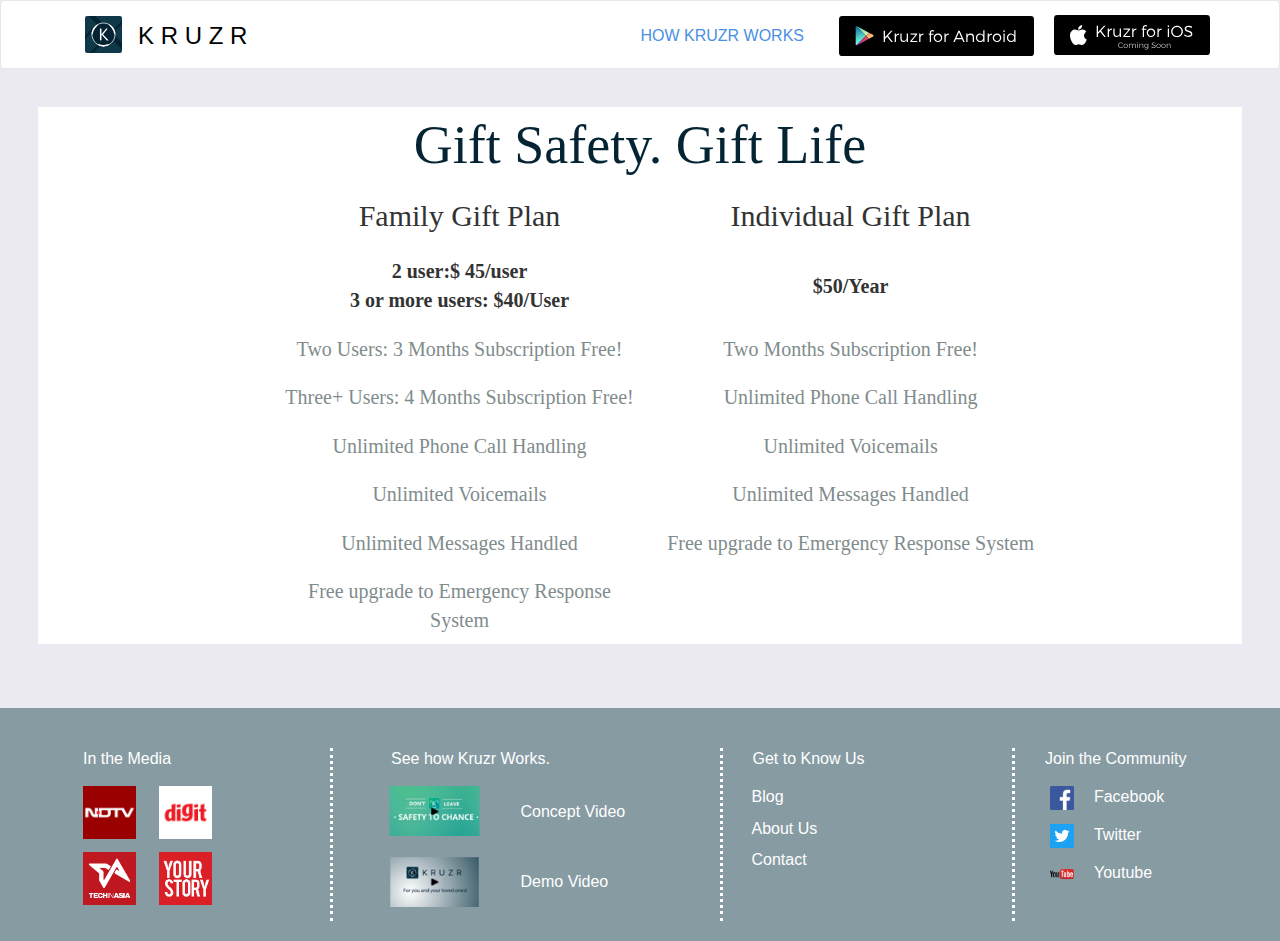
<file: gift.html>
<!DOCTYPE html>
<html>
	<head>
		<title>Kruzr Gifts</title>
<meta name="description" content="Kruzr Terms and Conditions and Privacy Policy" />
<meta name="keywords" content="Kruzr, Safe Driving Assistant, Safe Driving App, Driving Assistant, Safe Driving App, Safe Driving, Road Safety App, Road Safety, Driving Safety, Road Safety Tips, Safe Driving Tips,  Safe Driving Assistant App" />
<meta https-equiv="Content-Type" content="text/html; charset=utf-8"/>
	<meta name="viewport" content="width=device-width, initial-scale=1.0">

		<meta name="google-site-verification" content="gFnBU_BToZTyNuYKbBhE-sWRZRnsbqTcGk3wXEjJwcw" />
		<meta charset="utf-8">
	  <meta name="viewport" content="width=device-width, initial-scale=1">
	  <meta name="description" content="Kruzr is a smart driving assistant mobile app. Eliminates distracted driving. Handles calls and messages intelligently. Drive Smart. Road Safety." />
	  <meta name="keywords" content="Smart Driving Assistant,Distracted driving app,Safe driving app,Safe Driving,Road Safety,Smart driving app,In-car assistant,Safe driving assistant app,Drive mode,Driving interface,digital co-driver,Smart driving,Safe Drive,Texting and driving,call blocker,caller id,personal assistant">
	  <META HTTP-EQUIV="CACHE-CONTROL" CONTENT="NO-CACHE">

			<!-- Favicons -->
			<link rel="shortcut icon" href="img/logo.svg">
			<link rel="kruzr-icon" sizes="60x60" href="img/logo.svg">
			<link rel="stylesheet" href="css/animate.css">
			<link rel="stylesheet" href="css/bootstrap.min.css">
			<link rel="stylesheet" href="css/kruzr-style.css">
			<link rel="stylesheet" href="css/mobile-styles.css?v=1">
      <link rel="stylesheet" href="css/miscellaneous-styles.css?v=1">
			<link rel="stylesheet" href="css/style.css" />
			<script src="js/jquery-1.12.1.min.js"></script>
			<script src="js/jquery-1.7.min.js"></script>
			<script src="js/jquery-2.2.4.min.js"></script>
			<script src="js/bootstrap.js"></script>



	      <!-- <link rel="stylesheet" type="text/css" href="css/style.css"> -->

	      <!-- Google Tag Manager -->
	      <script>(function(w,d,s,l,i){w[l]=w[l]||[];w[l].push({'gtm.start':
	      new Date().getTime(),event:'gtm.js'});var f=d.getElementsByTagName(s)[0],
	      j=d.createElement(s),dl=l!='dataLayer'?'&l='+l:'';j.async=true;j.src=
	      'https://www.googletagmanager.com/gtm.js?id='+i+dl;f.parentNode.insertBefore(j,f);
	      })(window,document,'script','dataLayer','GTM-WQ2V5J8');</script>
	      <!-- End Google Tag Manager -->

	      <!-- Facebook Pixel Code -->
	      	<script>
	      	!function(f,b,e,v,n,t,s){if(f.fbq)return;n=f.fbq=function(){n.callMethod?
	      	n.callMethod.apply(n,arguments):n.queue.push(arguments)};if(!f._fbq)f._fbq=n;
	      	n.push=n;n.loaded=!0;n.version='2.0';n.queue=[];t=b.createElement(e);t.async=!0;
	      	t.src=v;s=b.getElementsByTagName(e)[0];s.parentNode.insertBefore(t,s)}(window,
	      	document,'script','https://connect.facebook.net/en_US/fbevents.js');
	      	fbq('init', '673801936126494'); // Insert your pixel ID here.
	      	fbq('track', 'PageView');
	      	</script>
	      	<noscript><img height="1" width="1" style="display:none"
	      	src="https://www.facebook.com/tr?id=673801936126494&ev=PageView&noscript=1"
	      	/></noscript>

					<script type="text/javascript">
					  $(document).scroll(function(e){
					      var scrollTop = $(document).scrollTop();
					      if(scrollTop > 0){
					          // console.log(scrollTop);
					          $('.navbar').removeClass('navbar-static-top').addClass('navbar-fixed-top');
					      } else {
					          $('.navbar').removeClass('navbar-fixed-top').addClass('navbar-static-top');
					      }
					  });
		</script>

		<style type="text/css">
			.containerBox{
				background-color: #fff;
				margin: 3%;
			}
			.plansHeading{
			    font-family: WorkSans-Light;
			    font-size: 54px;
			    color: #042333;
			    letter-spacing: 0;
			    text-align: center
			}
			table{
				width: 100%;
				border-spacing:10%;	
			}
			th,td{
				font-family: WorkSans-Light;
				font-size: 30px;
				padding-top: 10px;
				padding-bottom: 10px;
				text-align: center;
				
			}
			.tdleft{
				padding-left: 20%;
				font-size: 20px;
				color: #7F8C8D;

			}
			.tdright{
				padding-right:15%;
				font-size: 20px;
				color: #7F8C8D;
			}
		</style>


</script>

	</head>
	<body >
		<!-- Navigation container -->
		<div class="nav-container-1" style="width:100%;">
			 <nav class="navbar navbar-default">
					<div class="container"  >
						 <div class="row"   style="padding-bottom:0;margin-bottom:0;">
								<!-- Footer Cont No. 1 -->
								<div class="col-md-3 col-sm-4">
									 <!-- Left contents -->
									 <ul class="nav navbar-nav navbar-left" style="float:left">
											<li>
												 <a href = "index.html"><img src="img/logo.svg" height="37" width="37" float="left" /></a>
											</li>
											<li>
												 <a href = "index.html" class="menu-kruzr"  style="text-align:left;float:middle;margin-top:10px; margin-left:-10%">K R U Z R</a>
											</li>
									 </ul>
								</div>
								<div class="col-md-9 col-sm-8">
									 <!-- right contents -->
									 <ul class="nav navbar-nav navbar-right" style="float:right">
											<!-- <li>
												 <a class="menu-titles" >  <p style="fletter-spacing:0;text-align:left;float:middle;padding-top:10px;">Our Impact</p>
													</a>
												 </li> -->
											<li>
												 <a  href="aboutkruzr.html" target="_blank" class="menu-titles" >
														<p style="letter-spacing:0;text-align:left;float:middle;padding-top:10px;color:#4a90e2">HOW KRUZR WORKS</p>
												 </a>
											</li>
											<li>
												 <a href="https://play.google.com/store/apps/details?id=co.kruzr.drivesafe&utm_source=website&utm_medium=banner&utm_campaign=about_menu&utm_content=fear" target="_blank">  <img src="img/kruzrandroid.svg" class="menu-download-icon"  align="left" style="float:middle;padding-bottom:5%;margin-left:5px;margin-right:10px;margin-top:0px;" />
												 </a>
											</li>
											<li>
												 <a>  <img src="img/kruzrios.svg" class="menu-download-icon"  align="left" style="float:middle;padding-bottom:5%;margin-left:-20px;margin-top:-1px;" />
												 </a>
											</li>
									 </ul>
								</div>
						 </div>
					</div>
			 </nav>
		</div>


		<div class="nav-container-mobile">
			<nav id="navbar-mobile" class="navbar navbar-default navbar-static-top" >

			                  <div class="navbar-brand">  <img src="img/logo.svg" width="28" height="28";> </div>
			                  <div class="navbar-brand" style="margin-left:-5%;margin-top:1.5%;">K R U Z R </div>


			            <button class="navbar-toggle" data-target=".navHeaderCollapse" data-toggle="collapse" style="border:0;">
			                <span class="sr-only">Toggle navigation</span>
			                <span class="icon-bar"></span>
			                <span class="icon-bar"></span>
			                <span class="icon-bar"></span>
			            </button>

			            <div class="collapse navbar-collapse navHeaderCollapse" style="width:100%">
			                 <ul class="nav navbar-nav navbar-left" >

			                      <li ><a href="mobile-index.html" class="manubar-text" href="#" >Home</a></li>
			                      <li ><a href ="aboutkruzr-mobile.html" class="manubar-text" href="#">How it Work</a></li>
			                      <li ><a href="https://play.google.com/store/apps/details?id=co.kruzr.drivesafe&utm_source=website&utm_medium=banner&utm_campaign=initial_landing_page&utm_content=fear" class="manubar-text" href="#">Get Kruzr</a></li>
			                      <li ><a href="https://blog.kruzr.co/" class="manubar-text" href="#">Blog</a></li>
			                      <li ><a href="mailto:contact@kruzr.co" class="manubar-text" href="#">Contact Us</a></li>
			                      <!-- <li ><a href="" class="manubar-text" href="#">About Us</a></li> -->

			                </ul>

			            </div>


			        <!-- Brand and toggle get grouped for better mobile display -->
			    </nav>
	  </div>
		<!-- End Navigation container -->





<div class="containerBox">
<p class="plansHeading">Gift Safety. Gift Life</p>
<table>
	 <thead>
	 	<tr>
	 		<td style="padding-left: 20%;">Family Gift Plan</td>
	 		<td style="padding-right: 15%;">Individual Gift Plan</td>
	 	</tr>
	 </thead>
	 <tbody>
	 	<tr>
	 		<td style="padding-left: 20%;font-size: 20px;"><b>2 user:$ 45/user<br/> 3 or more users: $40/User</b></td>
	 		<td style="padding-right: 15%;font-size: 20px;"><b>$50/Year</b></td>
	 	</tr>
	 	<tr>
	 		<td class="tdleft">Two Users: 3 Months Subscription Free!</td>
	 		<td class="tdright">Two Months Subscription Free!</td>
	 	</tr>
	 	<tr>
	 		<td class="tdleft">Three+ Users: 4 Months Subscription Free!</td>
	 		<td class="tdright">Unlimited Phone Call Handling</td>
	 	</tr>
	 	<tr>
	 		<td class="tdleft">Unlimited Phone Call Handling</td>
	 		<td class="tdright">Unlimited Voicemails</td>
	 	</tr>
	 	<tr>
	 		<td class="tdleft">Unlimited Voicemails</td>
	 		<td class="tdright">Unlimited Messages Handled</td>
	 	</tr>
	 	<tr>
	 		<td class="tdleft">Unlimited Messages Handled</td>
	 		<td class="tdright">Free upgrade to Emergency Response System</td>
	 	</tr>
	 	<tr>
	 		<td class="tdleft">Free upgrade to Emergency Response System</td>
	 		<td class="tdright"></td>
	 	</tr>
	 </tbody>
</table>

</div>



	</div>
<div class="footer-desktop">
	<div class="footer center" style="width:100%; margin-top:5%" >
		 <div class="container" >
				<div class="row" style="display:inline-black"  style="padding-bottom:0;margin-bottom:0;">
					 <!-- Footer Cont No. 1 -->
					 <div class="col-md-3 col-sm-3">
							<div class="foot-sp"  >
								 <p class="foot-text-without-image" style="margin-left:5%">In the Media</p>
								 <div class="row" style="background:#879ba3;margin:5%;margin-left:5%" >
										<a href="http://www.ndtv.com/video/news/road-to-safety/iit-graduates-to-launch-road-safety-mobile-app-419250" target="_blank" >  <img src="img/ndtv.svg" height="53" width="53" align="left" />
										</a>
										<a href="http://geek.digit.in/2017/07/app-of-the-week-kruzr/" target="_blank" >  <img src="img/digit.svg" height="53" width="53" align="left" style="margin-left:10%" />
										</a>
										<!-- <a href="https://yourstory.com/2016/11/app-fridays-kruzr/" target="_blank" >  <img src="img/gadgetsnow.svg" height="53" width="53" align="left" style="margin-left:10%" />
											 </a> -->
								 </div>
								 <div class="row" style="background:#879ba3;margin:5%;margin-left:5%">
										<a href="https://www.techinasia.com/drive-phone-app-kruzr" target="_blank" >  <img src="img/tiasia.svg" height="53" width="53" align="left" />
										</a>
										<a href="https://yourstory.com/2016/11/app-fridays-kruzr/" target="_blank" >  <img src="img/yourstory.svg" height="53" width="53" align="left" style="margin-left:10%" />
										</a>
								 </div>
							</div>
					 </div>
					 <!-- Footer Cont No. 2 -->
					 <div class="col-md-4 col-sm-4">
							<div class="foot-sp" >
								 <p class="foot-text-without-image" style="margin-left:8%"> See how Kruzr Works.</p>
								 <div class="row" style="margin-right:2%">
										<a href="https://www.youtube.com/watch?v=JTr9Uo9dlR4" target="_blank" style="">  <img src="img/concept.svg" height="50" width="173" align="left"/>
										</a>
										<div style="padding-top:4%;padding-left:2%">
											 <a href="https://www.youtube.com/watch?v=JTr9Uo9dlR4" target="_blank" >
													<p class="foot-text" style="float:middle;" >   Concept Video</p>
											 </a>
										</div>
								 </div>
								 <div class="row" style="margin-right:2%;margin-top:5%">
										<a href="https://www.youtube.com/watch?v=BzRgNcOxxpE" target="_blank" style="">  <img src="img/howworks.svg" height="50" width="173" align="left"/>
										</a>
										<div style="padding-top:4%;padding-left:2%">
											 <a href="https://www.youtube.com/watch?v=BzRgNcOxxpE" target="_blank" >
													<p class="foot-text" style="float:middle;" >   Demo Video</p>
											 </a>
										</div>
								 </div>
								 <!-- <div class="row">
										<a href="aboutkruzr.html" target="_blank">  <p class="foot-text1"  > Read about how it works></p>
										</a>

										</div> -->
							</div>
					 </div>
					 <!-- Footer Cont No. 3 -->
					 <div class="col-md-3 col-sm-3">
							<div class="foot-sp" >
								 <p class="foot-text-without-image"> Get to Know Us</p>
								 <div class="row">
										<a href="https://blog.kruzr.co/" target="_blank" >
											 <p class="foot-text1" style="padding-bottom:3%;" > Blog </p>
										</a>
										<a href="https://blog.kruzr.co/" target="_blank" >
											 <p class="foot-text1" style="float:middle; padding-bottom:3%;" > About Us </p>
										</a>
										<a href="mailto:contact@kruzr.co" target="_blank" >
											 <p class="foot-text1" style="float:middle;padding-bottom:6%;" > Contact </p>
										</a>
								 </div>
							</div>
					 </div>
					 <!-- Footer Cont No. 4-->
					 <div class="col-md-2 col-sm-2" >
							<!-- <div class="foot-sp"  > -->
							<p class="foot-text-without-image"> Join the Community</p>
							<div class="row" style="margin-left:3%">
								 <a href="https://www.facebook.com/kruzrsmartdrive/" target="_blank">  <img src="img/fb.svg" height="24" width="24" align="left" />
								 </a>
								 <a href="https://www.facebook.com/kruzrsmartdrive/" target="_blank">
										<p class="foot-text" style="float:left;margin-left:20px" >   Facebook</p>
								 </a>
							</div>
							<div >
								 <div class="row" style="margin-left:3%">
										<a href="https://twitter.com/Kruzr_co" target="_blank">  <img src="img/twitter.svg" height="24" width="24" align="left"/>
										</a>
										<a href="https://twitter.com/Kruzr_co" target="_blank" >
											 <p class="foot-text" style="float:left;margin-left:20px" > Twitter</p>
										</a>
								 </div>
							</div>
							<div >
								 <div class="row" style="margin-left:3%">
										<a href="https://www.youtube.com/channel/UCLWOnoY7pHr0E72XwyULi_Q" target="_blank">  <img src="img/youtube.svg" height="24" width="24" align="left"/>
										</a>
										<a href="https://www.youtube.com/channel/UCLWOnoY7pHr0E72XwyULi_Q" target="_blank" >
											 <p class="foot-text" style="float:left;margin-left:20px" > Youtube</p>
										</a>
								 </div>
							</div>
					 </div>
				</div>
		 </div>
	</div>
</div>
	<div class="footer-mobile" style="height:100%" >
		<div class="container" >
			<!-- <div > -->
				<!-- Footer Cont No. 1 -->
				<div class="col-xs-12" >
						<p class="foot-text-without-image-mobile" > Kruzr in media</p>
							<div class="row" style="background:#879ba3;text-align:center" >

								<a href="http://www.ndtv.com/video/news/road-to-safety/iit-graduates-to-launch-road-safety-mobile-app-419250" target="_blank" >  <img src="img/ndtv.svg" class=" Kruzr-in-media-img" />
								</a>
								<a href="http://geek.digit.in/2017/07/app-of-the-week-kruzr/" target="_blank" >  <img src="img/digit.svg" class=" Kruzr-in-media-img"/>
								</a>
								<a href="https://www.techinasia.com/drive-phone-app-kruzr" target="_blank" >  <img src="img/tiasia.svg" class=" Kruzr-in-media-img" />
								</a>
								<a href="https://yourstory.com/2016/11/app-fridays-kruzr/" target="_blank" >  <img src="img/yourstory.svg" class=" Kruzr-in-media-img" />
								</a>
								<!-- <a href="https://yourstory.com/2016/11/app-fridays-kruzr/" target="_blank" >  <img src="img/gadgetsnow.svg" height="53" width="53" align="left" />
								</a> -->
							</div>

							<!-- <div class="row" style="background:#879ba3;margin-top:20px">class=" Kruzr-in-media-img" />
								</a>
								<a href="https://yourstory.com/2016/11/app-fridays-kruzr/" target="_blank" >  <img src="img/yourstory.svg" height="53" width="100" align="left" />
								</a>
						</div> -->



					<div class="flow_line-footer"></div>
			</div>
			 <!-- Footer Cont No. 1 -->
					<div class="col-xs-12" style="margin-top:10%" >
						<!-- <p class="foot-text-without-image-mobile"> See how Kruzr Works.</p> -->

							<!-- <div class="row" style="padding-bottom:3%;margin-right:2%">
								<a href="https://www.youtube.com/watch?v=JTr9Uo9dlR4" target="_blank" style="">  <img src="img/concept.svg" height="72" width="73" align="left"/>
								</a>
								<div style="padding-top:8%;padding-left:5%">
								<a href="https://www.youtube.com/watch?v=JTr9Uo9dlR4" target="_blank" >  <p class="foot-text" style="float:middle;" >   Concept Video</p>
								</a>
								</div>

							</div>
							<div class="row">
								<a href="aboutkruzr-mobile.html">  <p class="foot-text1-mobile"  > Read about how it works></p>
								</a>

							</div> -->
							<div class="row" style="padding-bottom:3%;margin-right:2%;margin-left:-11%">
								<a href="https://www.youtube.com/watch?v=JTr9Uo9dlR4" target="_blank" style="">  <img src="img/concept.svg" height="72" width="173" align="left"/>
								</a>
								<div style="padding-top:8%;padding-left:5%">
								<a href="https://www.youtube.com/watch?v=JTr9Uo9dlR4" target="_blank" >  <p class="foot-text1-mobile" style="float:middle;" >   Concept Video</p>
								</a>
								</div>

							</div>

							<div class="row" style="margin-right:2%;margin-top:5%; margin-left:-11%">
								<a href="https://www.youtube.com/watch?v=BzRgNcOxxpE" target="_blank" style="">  <img src="img/howworks.svg" height="72" width="173" align="left"/>
								</a>
								<div style="padding-top:8%;padding-left:5%">
								<a href="https://www.youtube.com/watch?v=BzRgNcOxxpE" target="_blank" >  <p class="foot-text1-mobile" style="float:middle;" >   Demo Video</p>
								</a>
								</div>

							</div>

										 <div class="flow_line-footer"></div>
									</div>
			<!-- Footer Cont No. 1 -->
					<div class="col-xs-12"style="margin-top:10%"  >

									<!-- <p class="foot-text-without-image-mobile"> Get to Know Us.</p> -->

							<div class="row">
								<a href="https://blog.kruzr.co/">  <p class="foot-text1-mobile" style="padding-bottom:3%;" > Blog </p>
								</a>
								<a href="https://blog.kruzr.co/">  <p class="foot-text1-mobile" style="float:middle; padding-bottom:3%;" > About Us</p>
								</a>
								<a href="mailto:contact@kruzr.co" target="_blank" >  <p class="foot-text1-mobile" style="float:middle;padding-bottom:6%;" > Contact </p>
								</a>
							</div>


										<div class="flow_line-footer" ></div>
									</div>
			<!-- Footer Cont No. 1 -->
					<div class="col-xs-12" style="margin-top:10%" >

					<!-- <p class="foot-text-without-image-mobile"> Join the Kruzr Community.</p> -->

							<div class="row" style="margin-bottom:10px">
								<a href="https://www.facebook.com/kruzrsmartdrive/" target="_blank">  <img src="img/fb.svg" height="24" width="24" align="left" padding="50" />
								</a>
								<a href="https://www.facebook.com/kruzrsmartdrive/" target="_blank">  <p class="foot-text1-mobile" style="float:left; margin-left:20px" > Facebook</p>
								</a>
							</div>

						<div >
							<div class="row" style="margin-bottom:10px">
								<a href="https://twitter.com/Kruzr_co" target="_blank">  <img src="img/twitter.svg" height="24" width="24" align="left"/>
								</a>
								<a href="https://twitter.com/Kruzr_co" target="_blank" >  <p class="foot-text1-mobile" style="float:left; margin-left:20px" > Twitter</p>
								</a>
							</div>
						</div>
						<div >
							<div class="row"  >
								<a href="https://www.youtube.com/channel/UCLWOnoY7pHr0E72XwyULi_Q" target="_blank">  <img src="img/youtube.svg" height="24" width="24" align="left"/>
								</a>
								<a href="https://www.youtube.com/channel/UCLWOnoY7pHr0E72XwyULi_Q" target="_blank" >  <p class="foot-text1-mobile" style="float:left; margin-left:20px" > Youtube</p>
								</a>
							</div>
						</div>
										<!-- <div class="flow_line-footer" style="text-align:middle;margin-left:15%"></div>
									</div> -->


				<!-- </div> -->
			</div>
		</div>
</div>

	<script type="text/javascript" src="js/plugins.js"></script>


		<script>
  (function(i,s,o,g,r,a,m){i['GoogleAnalyticsObject']=r;i[r]=i[r]||function(){
  (i[r].q=i[r].q||[]).push(arguments)},i[r].l=1*new Date();a=s.createElement(o),
  m=s.getElementsByTagName(o)[0];a.async=1;a.src=g;m.parentNode.insertBefore(a,m)
  })(window,document,'script','https://www.google-analytics.com/analytics.js','ga');

  ga('create', 'UA-82448462-1', 'auto');
  ga('send', 'pageview');

</script><script>
  (function(i,s,o,g,r,a,m){i['GoogleAnalyticsObject']=r;i[r]=i[r]||function(){
  (i[r].q=i[r].q||[]).push(arguments)},i[r].l=1*new Date();a=s.createElement(o),
  m=s.getElementsByTagName(o)[0];a.async=1;a.src=g;m.parentNode.insertBefore(a,m)
})(window,document,'script','https://www.google-analytics.com/analytics.js','ga');

  ga('create', 'UA-82448462-1', 'auto');
  ga('send', 'pageview');

</script>
	</body>
</html>
</file>
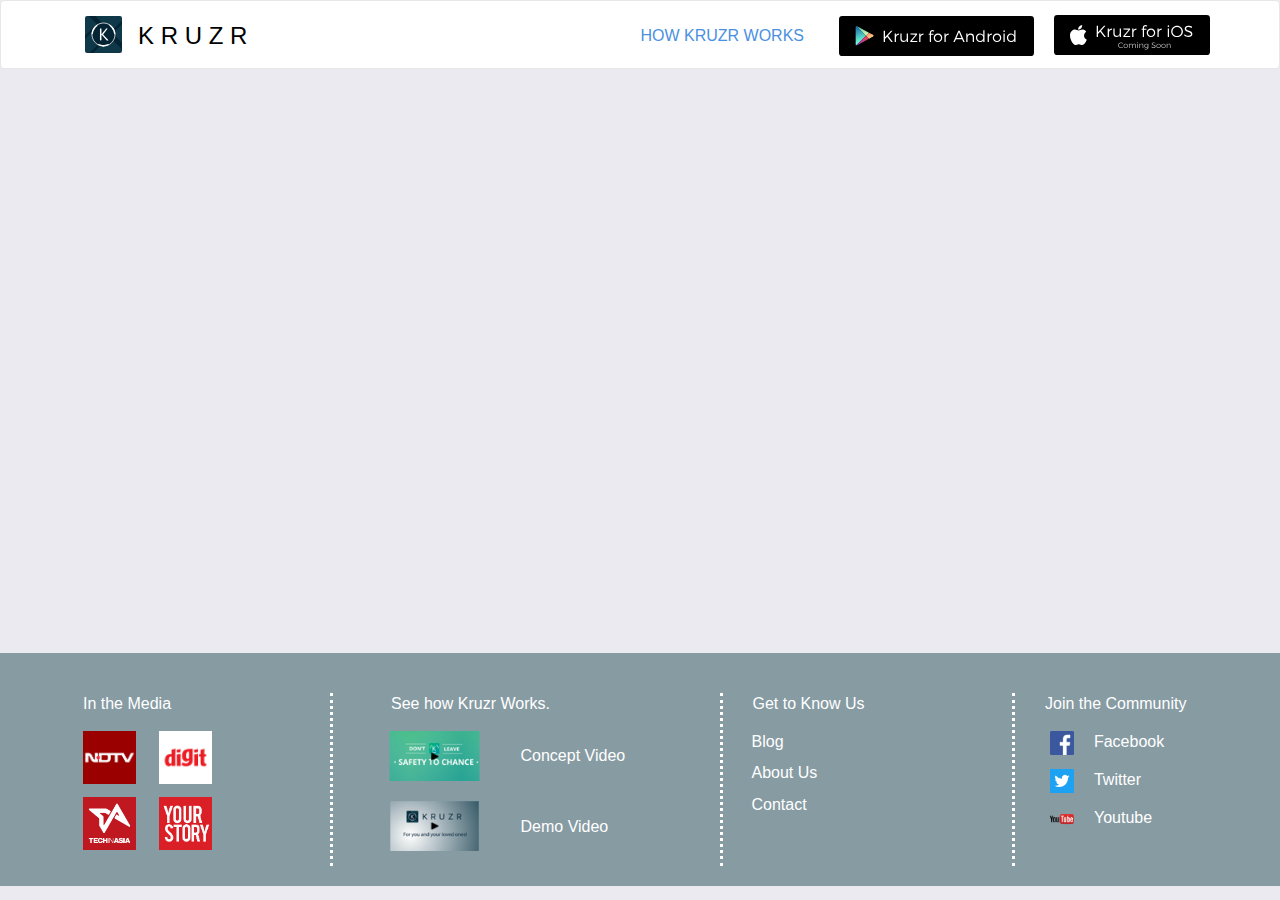
<file: Gifts.html>
<!DOCTYPE html>
<html>
	<head>
		<title>Kruzr Gifts</title>
<meta name="description" content="Kruzr Terms and Conditions and Privacy Policy" />
<meta name="keywords" content="Kruzr, Safe Driving Assistant, Safe Driving App, Driving Assistant, Safe Driving App, Safe Driving, Road Safety App, Road Safety, Driving Safety, Road Safety Tips, Safe Driving Tips,  Safe Driving Assistant App" />
<meta https-equiv="Content-Type" content="text/html; charset=utf-8"/>
	<meta name="viewport" content="width=device-width, initial-scale=1.0">

		<meta name="google-site-verification" content="gFnBU_BToZTyNuYKbBhE-sWRZRnsbqTcGk3wXEjJwcw" />
		<meta charset="utf-8">
	  <meta name="viewport" content="width=device-width, initial-scale=1">
	  <meta name="description" content="Kruzr is a smart driving assistant mobile app. Eliminates distracted driving. Handles calls and messages intelligently. Drive Smart. Road Safety." />
	  <meta name="keywords" content="Smart Driving Assistant,Distracted driving app,Safe driving app,Safe Driving,Road Safety,Smart driving app,In-car assistant,Safe driving assistant app,Drive mode,Driving interface,digital co-driver,Smart driving,Safe Drive,Texting and driving,call blocker,caller id,personal assistant">
	  <META HTTP-EQUIV="CACHE-CONTROL" CONTENT="NO-CACHE">

			<!-- Favicons -->
			<link rel="shortcut icon" href="img/logo.svg">
			<link rel="kruzr-icon" sizes="60x60" href="img/logo.svg">
			<link rel="stylesheet" href="css/animate.css">
			<link rel="stylesheet" href="css/bootstrap.min.css">
			<link rel="stylesheet" href="css/kruzr-style.css">
			<link rel="stylesheet" href="css/mobile-styles.css?v=1">
      <link rel="stylesheet" href="css/miscellaneous-styles.css?v=1">
			<link rel="stylesheet" href="css/style.css" />
			<script src="js/jquery-1.12.1.min.js"></script>
			<script src="js/jquery-1.7.min.js"></script>
			<script src="js/jquery-2.2.4.min.js"></script>
			<script src="js/bootstrap.js"></script>



	      <!-- <link rel="stylesheet" type="text/css" href="css/style.css"> -->

	      <!-- Google Tag Manager -->
	      <script>(function(w,d,s,l,i){w[l]=w[l]||[];w[l].push({'gtm.start':
	      new Date().getTime(),event:'gtm.js'});var f=d.getElementsByTagName(s)[0],
	      j=d.createElement(s),dl=l!='dataLayer'?'&l='+l:'';j.async=true;j.src=
	      'https://www.googletagmanager.com/gtm.js?id='+i+dl;f.parentNode.insertBefore(j,f);
	      })(window,document,'script','dataLayer','GTM-WQ2V5J8');</script>
	      <!-- End Google Tag Manager -->

	      <!-- Facebook Pixel Code -->
	      	<script>
	      	!function(f,b,e,v,n,t,s){if(f.fbq)return;n=f.fbq=function(){n.callMethod?
	      	n.callMethod.apply(n,arguments):n.queue.push(arguments)};if(!f._fbq)f._fbq=n;
	      	n.push=n;n.loaded=!0;n.version='2.0';n.queue=[];t=b.createElement(e);t.async=!0;
	      	t.src=v;s=b.getElementsByTagName(e)[0];s.parentNode.insertBefore(t,s)}(window,
	      	document,'script','https://connect.facebook.net/en_US/fbevents.js');
	      	fbq('init', '673801936126494'); // Insert your pixel ID here.
	      	fbq('track', 'PageView');
	      	</script>
	      	<noscript><img height="1" width="1" style="display:none"
	      	src="https://www.facebook.com/tr?id=673801936126494&ev=PageView&noscript=1"
	      	/></noscript>

					<script type="text/javascript">
					  $(document).scroll(function(e){
					      var scrollTop = $(document).scrollTop();
					      if(scrollTop > 0){
					          // console.log(scrollTop);
					          $('.navbar').removeClass('navbar-static-top').addClass('navbar-fixed-top');
					      } else {
					          $('.navbar').removeClass('navbar-fixed-top').addClass('navbar-static-top');
					      }
					  });
		</script>

		<style type="text/css">

         body{
         width: 100%;
         height: 100%;
         background:#EAEAF0;
         }

    
				 </style>


</script>

	</head>
	<body >
		<!-- Navigation container -->
		<div class="nav-container-1" style="width:100%;">
			 <nav class="navbar navbar-default">
					<div class="container"  >
						 <div class="row"   style="padding-bottom:0;margin-bottom:0;">
								<!-- Footer Cont No. 1 -->
								<div class="col-md-3 col-sm-4">
									 <!-- Left contents -->
									 <ul class="nav navbar-nav navbar-left" style="float:left">
											<li>
												 <a href = "index.html"><img src="img/logo.svg" height="37" width="37" float="left" /></a>
											</li>
											<li>
												 <a href = "index.html" class="menu-kruzr"  style="text-align:left;float:middle;margin-top:10px; margin-left:-10%">K R U Z R</a>
											</li>
									 </ul>
								</div>
								<div class="col-md-9 col-sm-8">
									 <!-- right contents -->
									 <ul class="nav navbar-nav navbar-right" style="float:right">
											<!-- <li>
												 <a class="menu-titles" >  <p style="fletter-spacing:0;text-align:left;float:middle;padding-top:10px;">Our Impact</p>
													</a>
												 </li> -->
											<li>
												 <a  href="aboutkruzr.html" target="_blank" class="menu-titles" >
														<p style="letter-spacing:0;text-align:left;float:middle;padding-top:10px;color:#4a90e2">HOW KRUZR WORKS</p>
												 </a>
											</li>
											<li>
												 <a href="https://play.google.com/store/apps/details?id=co.kruzr.drivesafe&utm_source=website&utm_medium=banner&utm_campaign=about_menu&utm_content=fear" target="_blank">  <img src="img/kruzrandroid.svg" class="menu-download-icon"  align="left" style="float:middle;padding-bottom:5%;margin-left:5px;margin-right:10px;margin-top:0px;" />
												 </a>
											</li>
											<li>
												 <a>  <img src="img/kruzrios.svg" class="menu-download-icon"  align="left" style="float:middle;padding-bottom:5%;margin-left:-20px;margin-top:-1px;" />
												 </a>
											</li>
									 </ul>
								</div>
						 </div>
					</div>
			 </nav>
		</div>


		<div class="nav-container-mobile">
			<nav id="navbar-mobile" class="navbar navbar-default navbar-static-top" >

			                  <div class="navbar-brand">  <img src="img/logo.svg" width="28" height="28";> </div>
			                  <div class="navbar-brand" style="margin-left:-5%;margin-top:1.5%;">K R U Z R </div>


			            <button class="navbar-toggle" data-target=".navHeaderCollapse" data-toggle="collapse" style="border:0;">
			                <span class="sr-only">Toggle navigation</span>
			                <span class="icon-bar"></span>
			                <span class="icon-bar"></span>
			                <span class="icon-bar"></span>
			            </button>

			            <div class="collapse navbar-collapse navHeaderCollapse" style="width:100%">
			                 <ul class="nav navbar-nav navbar-left" >

			                      <li ><a href="mobile-index.html" class="manubar-text" href="#" >Home</a></li>
			                      <li ><a href ="aboutkruzr-mobile.html" class="manubar-text" href="#">How it Work</a></li>
			                      <li ><a href="https://play.google.com/store/apps/details?id=co.kruzr.drivesafe&utm_source=website&utm_medium=banner&utm_campaign=initial_landing_page&utm_content=fear" class="manubar-text" href="#">Get Kruzr</a></li>
			                      <li ><a href="https://blog.kruzr.co/" class="manubar-text" href="#">Blog</a></li>
			                      <li ><a href="mailto:contact@kruzr.co" class="manubar-text" href="#">Contact Us</a></li>
			                      <!-- <li ><a href="" class="manubar-text" href="#">About Us</a></li> -->

			                </ul>

			            </div>


			        <!-- Brand and toggle get grouped for better mobile display -->
			    </nav>
	  </div>
		<!-- End Navigation container -->



<div style="height:500px;">

</div>



	</div>
<div class="footer-desktop">
	<div class="footer center" style="width:100%; margin-top:5%" >
		 <div class="container" >
				<div class="row" style="display:inline-black"  style="padding-bottom:0;margin-bottom:0;">
					 <!-- Footer Cont No. 1 -->
					 <div class="col-md-3 col-sm-3">
							<div class="foot-sp"  >
								 <p class="foot-text-without-image" style="margin-left:5%">In the Media</p>
								 <div class="row" style="background:#879ba3;margin:5%;margin-left:5%" >
										<a href="http://www.ndtv.com/video/news/road-to-safety/iit-graduates-to-launch-road-safety-mobile-app-419250" target="_blank" >  <img src="img/ndtv.svg" height="53" width="53" align="left" />
										</a>
										<a href="http://geek.digit.in/2017/07/app-of-the-week-kruzr/" target="_blank" >  <img src="img/digit.svg" height="53" width="53" align="left" style="margin-left:10%" />
										</a>
										<!-- <a href="https://yourstory.com/2016/11/app-fridays-kruzr/" target="_blank" >  <img src="img/gadgetsnow.svg" height="53" width="53" align="left" style="margin-left:10%" />
											 </a> -->
								 </div>
								 <div class="row" style="background:#879ba3;margin:5%;margin-left:5%">
										<a href="https://www.techinasia.com/drive-phone-app-kruzr" target="_blank" >  <img src="img/tiasia.svg" height="53" width="53" align="left" />
										</a>
										<a href="https://yourstory.com/2016/11/app-fridays-kruzr/" target="_blank" >  <img src="img/yourstory.svg" height="53" width="53" align="left" style="margin-left:10%" />
										</a>
								 </div>
							</div>
					 </div>
					 <!-- Footer Cont No. 2 -->
					 <div class="col-md-4 col-sm-4">
							<div class="foot-sp" >
								 <p class="foot-text-without-image" style="margin-left:8%"> See how Kruzr Works.</p>
								 <div class="row" style="margin-right:2%">
										<a href="https://www.youtube.com/watch?v=JTr9Uo9dlR4" target="_blank" style="">  <img src="img/concept.svg" height="50" width="173" align="left"/>
										</a>
										<div style="padding-top:4%;padding-left:2%">
											 <a href="https://www.youtube.com/watch?v=JTr9Uo9dlR4" target="_blank" >
													<p class="foot-text" style="float:middle;" >   Concept Video</p>
											 </a>
										</div>
								 </div>
								 <div class="row" style="margin-right:2%;margin-top:5%">
										<a href="https://www.youtube.com/watch?v=BzRgNcOxxpE" target="_blank" style="">  <img src="img/howworks.svg" height="50" width="173" align="left"/>
										</a>
										<div style="padding-top:4%;padding-left:2%">
											 <a href="https://www.youtube.com/watch?v=BzRgNcOxxpE" target="_blank" >
													<p class="foot-text" style="float:middle;" >   Demo Video</p>
											 </a>
										</div>
								 </div>
								 <!-- <div class="row">
										<a href="aboutkruzr.html" target="_blank">  <p class="foot-text1"  > Read about how it works></p>
										</a>

										</div> -->
							</div>
					 </div>
					 <!-- Footer Cont No. 3 -->
					 <div class="col-md-3 col-sm-3">
							<div class="foot-sp" >
								 <p class="foot-text-without-image"> Get to Know Us</p>
								 <div class="row">
										<a href="https://blog.kruzr.co/" target="_blank" >
											 <p class="foot-text1" style="padding-bottom:3%;" > Blog </p>
										</a>
										<a href="https://blog.kruzr.co/" target="_blank" >
											 <p class="foot-text1" style="float:middle; padding-bottom:3%;" > About Us </p>
										</a>
										<a href="mailto:contact@kruzr.co" target="_blank" >
											 <p class="foot-text1" style="float:middle;padding-bottom:6%;" > Contact </p>
										</a>
								 </div>
							</div>
					 </div>
					 <!-- Footer Cont No. 4-->
					 <div class="col-md-2 col-sm-2" >
							<!-- <div class="foot-sp"  > -->
							<p class="foot-text-without-image"> Join the Community</p>
							<div class="row" style="margin-left:3%">
								 <a href="https://www.facebook.com/kruzrsmartdrive/" target="_blank">  <img src="img/fb.svg" height="24" width="24" align="left" />
								 </a>
								 <a href="https://www.facebook.com/kruzrsmartdrive/" target="_blank">
										<p class="foot-text" style="float:left;margin-left:20px" >   Facebook</p>
								 </a>
							</div>
							<div >
								 <div class="row" style="margin-left:3%">
										<a href="https://twitter.com/Kruzr_co" target="_blank">  <img src="img/twitter.svg" height="24" width="24" align="left"/>
										</a>
										<a href="https://twitter.com/Kruzr_co" target="_blank" >
											 <p class="foot-text" style="float:left;margin-left:20px" > Twitter</p>
										</a>
								 </div>
							</div>
							<div >
								 <div class="row" style="margin-left:3%">
										<a href="https://www.youtube.com/channel/UCLWOnoY7pHr0E72XwyULi_Q" target="_blank">  <img src="img/youtube.svg" height="24" width="24" align="left"/>
										</a>
										<a href="https://www.youtube.com/channel/UCLWOnoY7pHr0E72XwyULi_Q" target="_blank" >
											 <p class="foot-text" style="float:left;margin-left:20px" > Youtube</p>
										</a>
								 </div>
							</div>
					 </div>
				</div>
		 </div>
	</div>
</div>
	<div class="footer-mobile" style="height:100%" >
		<div class="container" >
			<!-- <div > -->
				<!-- Footer Cont No. 1 -->
				<div class="col-xs-12" >
						<p class="foot-text-without-image-mobile" > Kruzr in media</p>
							<div class="row" style="background:#879ba3;text-align:center" >

								<a href="http://www.ndtv.com/video/news/road-to-safety/iit-graduates-to-launch-road-safety-mobile-app-419250" target="_blank" >  <img src="img/ndtv.svg" class=" Kruzr-in-media-img" />
								</a>
								<a href="http://geek.digit.in/2017/07/app-of-the-week-kruzr/" target="_blank" >  <img src="img/digit.svg" class=" Kruzr-in-media-img"/>
								</a>
								<a href="https://www.techinasia.com/drive-phone-app-kruzr" target="_blank" >  <img src="img/tiasia.svg" class=" Kruzr-in-media-img" />
								</a>
								<a href="https://yourstory.com/2016/11/app-fridays-kruzr/" target="_blank" >  <img src="img/yourstory.svg" class=" Kruzr-in-media-img" />
								</a>
								<!-- <a href="https://yourstory.com/2016/11/app-fridays-kruzr/" target="_blank" >  <img src="img/gadgetsnow.svg" height="53" width="53" align="left" />
								</a> -->
							</div>

							<!-- <div class="row" style="background:#879ba3;margin-top:20px">class=" Kruzr-in-media-img" />
								</a>
								<a href="https://yourstory.com/2016/11/app-fridays-kruzr/" target="_blank" >  <img src="img/yourstory.svg" height="53" width="100" align="left" />
								</a>
						</div> -->



					<div class="flow_line-footer"></div>
			</div>
			 <!-- Footer Cont No. 1 -->
					<div class="col-xs-12" style="margin-top:10%" >
						<!-- <p class="foot-text-without-image-mobile"> See how Kruzr Works.</p> -->

							<!-- <div class="row" style="padding-bottom:3%;margin-right:2%">
								<a href="https://www.youtube.com/watch?v=JTr9Uo9dlR4" target="_blank" style="">  <img src="img/concept.svg" height="72" width="73" align="left"/>
								</a>
								<div style="padding-top:8%;padding-left:5%">
								<a href="https://www.youtube.com/watch?v=JTr9Uo9dlR4" target="_blank" >  <p class="foot-text" style="float:middle;" >   Concept Video</p>
								</a>
								</div>

							</div>
							<div class="row">
								<a href="aboutkruzr-mobile.html">  <p class="foot-text1-mobile"  > Read about how it works></p>
								</a>

							</div> -->
							<div class="row" style="padding-bottom:3%;margin-right:2%;margin-left:-11%">
								<a href="https://www.youtube.com/watch?v=JTr9Uo9dlR4" target="_blank" style="">  <img src="img/concept.svg" height="72" width="173" align="left"/>
								</a>
								<div style="padding-top:8%;padding-left:5%">
								<a href="https://www.youtube.com/watch?v=JTr9Uo9dlR4" target="_blank" >  <p class="foot-text1-mobile" style="float:middle;" >   Concept Video</p>
								</a>
								</div>

							</div>

							<div class="row" style="margin-right:2%;margin-top:5%; margin-left:-11%">
								<a href="https://www.youtube.com/watch?v=BzRgNcOxxpE" target="_blank" style="">  <img src="img/howworks.svg" height="72" width="173" align="left"/>
								</a>
								<div style="padding-top:8%;padding-left:5%">
								<a href="https://www.youtube.com/watch?v=BzRgNcOxxpE" target="_blank" >  <p class="foot-text1-mobile" style="float:middle;" >   Demo Video</p>
								</a>
								</div>

							</div>

										 <div class="flow_line-footer"></div>
									</div>
			<!-- Footer Cont No. 1 -->
					<div class="col-xs-12"style="margin-top:10%"  >

									<!-- <p class="foot-text-without-image-mobile"> Get to Know Us.</p> -->

							<div class="row">
								<a href="https://blog.kruzr.co/">  <p class="foot-text1-mobile" style="padding-bottom:3%;" > Blog </p>
								</a>
								<a href="https://blog.kruzr.co/">  <p class="foot-text1-mobile" style="float:middle; padding-bottom:3%;" > About Us</p>
								</a>
								<a href="mailto:contact@kruzr.co" target="_blank" >  <p class="foot-text1-mobile" style="float:middle;padding-bottom:6%;" > Contact </p>
								</a>
							</div>


										<div class="flow_line-footer" ></div>
									</div>
			<!-- Footer Cont No. 1 -->
					<div class="col-xs-12" style="margin-top:10%" >

					<!-- <p class="foot-text-without-image-mobile"> Join the Kruzr Community.</p> -->

							<div class="row" style="margin-bottom:10px">
								<a href="https://www.facebook.com/kruzrsmartdrive/" target="_blank">  <img src="img/fb.svg" height="24" width="24" align="left" padding="50" />
								</a>
								<a href="https://www.facebook.com/kruzrsmartdrive/" target="_blank">  <p class="foot-text1-mobile" style="float:left; margin-left:20px" > Facebook</p>
								</a>
							</div>

						<div >
							<div class="row" style="margin-bottom:10px">
								<a href="https://twitter.com/Kruzr_co" target="_blank">  <img src="img/twitter.svg" height="24" width="24" align="left"/>
								</a>
								<a href="https://twitter.com/Kruzr_co" target="_blank" >  <p class="foot-text1-mobile" style="float:left; margin-left:20px" > Twitter</p>
								</a>
							</div>
						</div>
						<div >
							<div class="row"  >
								<a href="https://www.youtube.com/channel/UCLWOnoY7pHr0E72XwyULi_Q" target="_blank">  <img src="img/youtube.svg" height="24" width="24" align="left"/>
								</a>
								<a href="https://www.youtube.com/channel/UCLWOnoY7pHr0E72XwyULi_Q" target="_blank" >  <p class="foot-text1-mobile" style="float:left; margin-left:20px" > Youtube</p>
								</a>
							</div>
						</div>
										<!-- <div class="flow_line-footer" style="text-align:middle;margin-left:15%"></div>
									</div> -->


				<!-- </div> -->
			</div>
		</div>
</div>

	<script type="text/javascript" src="js/plugins.js"></script>


		<script>
  (function(i,s,o,g,r,a,m){i['GoogleAnalyticsObject']=r;i[r]=i[r]||function(){
  (i[r].q=i[r].q||[]).push(arguments)},i[r].l=1*new Date();a=s.createElement(o),
  m=s.getElementsByTagName(o)[0];a.async=1;a.src=g;m.parentNode.insertBefore(a,m)
  })(window,document,'script','https://www.google-analytics.com/analytics.js','ga');

  ga('create', 'UA-82448462-1', 'auto');
  ga('send', 'pageview');

</script><script>
  (function(i,s,o,g,r,a,m){i['GoogleAnalyticsObject']=r;i[r]=i[r]||function(){
  (i[r].q=i[r].q||[]).push(arguments)},i[r].l=1*new Date();a=s.createElement(o),
  m=s.getElementsByTagName(o)[0];a.async=1;a.src=g;m.parentNode.insertBefore(a,m)
})(window,document,'script','https://www.google-analytics.com/analytics.js','ga');

  ga('create', 'UA-82448462-1', 'auto');
  ga('send', 'pageview');

</script>
	</body>
</html>
</file>
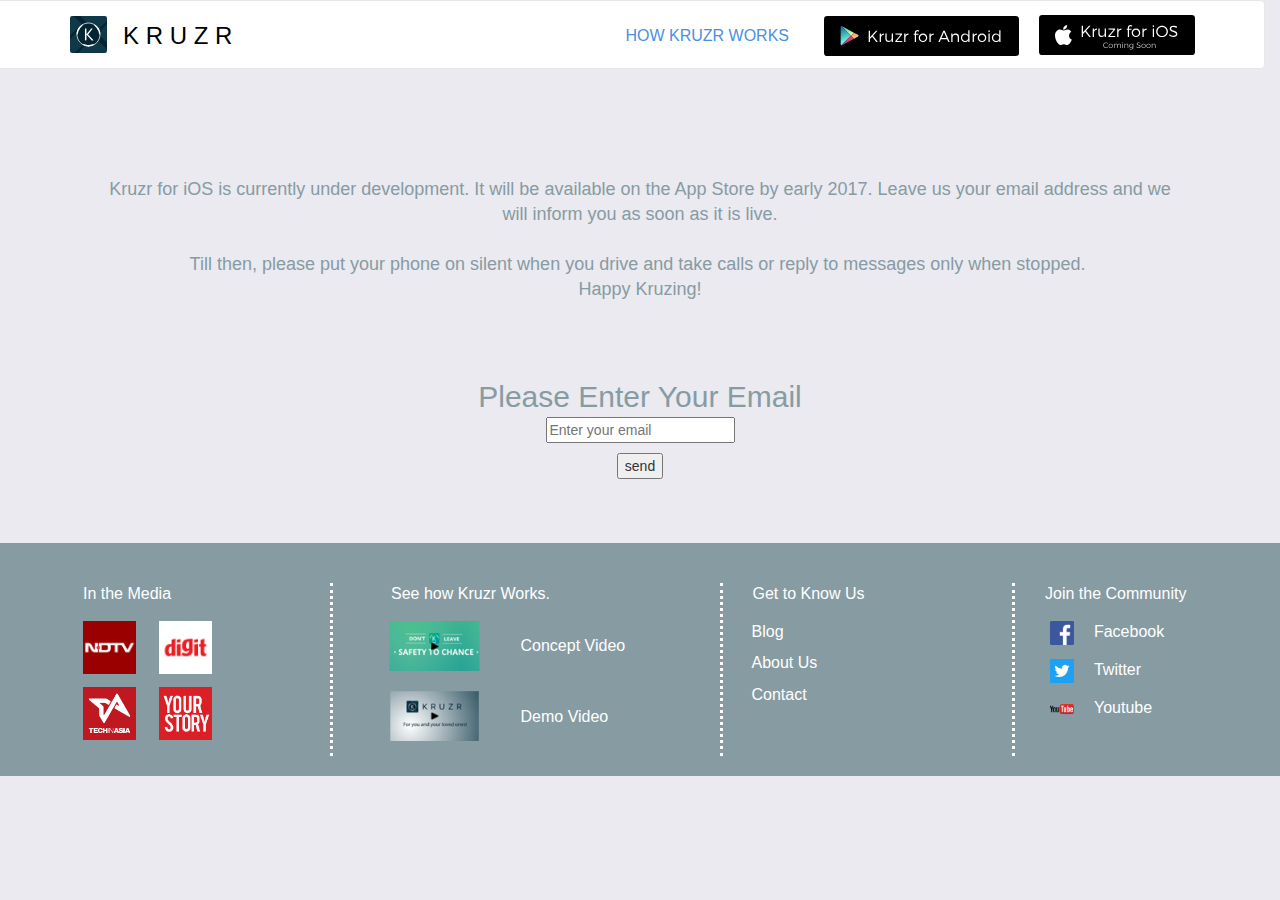
<file: ios.html>
<!DOCTYPE html>
<html>
	<head>
		<title>Ios - Kruzr: Smart Driving Assistant</title>
<meta name="description" content="Kruzr Terms and Conditions and Privacy Policy" />
<meta name="keywords" content="Kruzr, Safe Driving Assistant, Safe Driving App, Driving Assistant, Safe Driving App, Safe Driving, Road Safety App, Road Safety, Driving Safety, Road Safety Tips, Safe Driving Tips,  Safe Driving Assistant App" />
<meta https-equiv="Content-Type" content="text/html; charset=utf-8"/>
	<meta name="viewport" content="width=device-width, initial-scale=1.0">

		<meta name="google-site-verification" content="gFnBU_BToZTyNuYKbBhE-sWRZRnsbqTcGk3wXEjJwcw" />
		<meta charset="utf-8">
	  <meta name="viewport" content="width=device-width, initial-scale=1">
	  <meta name="description" content="Kruzr is a smart driving assistant mobile app. Eliminates distracted driving. Handles calls and messages intelligently. Drive Smart. Road Safety." />
	  <meta name="keywords" content="Smart Driving Assistant,Distracted driving app,Safe driving app,Safe Driving,Road Safety,Smart driving app,In-car assistant,Safe driving assistant app,Drive mode,Driving interface,digital co-driver,Smart driving,Safe Drive,Texting and driving,call blocker,caller id,personal assistant">
	  <META HTTP-EQUIV="CACHE-CONTROL" CONTENT="NO-CACHE">

			<!-- Favicons -->
			<!-- <link rel="shortcut icon" type="image/x-icon" href="img/logo.svg"> -->
			<link rel="shortcut icon" href="img/favicon.ico">
			<link rel="icon" sizes="16x16 32x32 64x64" href="img/favicon.ico">
			<link rel="icon" type="image/png" sizes="196x196" href="img/favicon-192.png">
			<link rel="icon" type="image/png" sizes="160x160" href="img/favicon-160.png">
			<link rel="icon" type="image/png" sizes="96x96" href="img/favicon-96.png">
			<link rel="icon" type="image/png" sizes="64x64" href="img/favicon-64.png">
			<link rel="icon" type="image/png" sizes="32x32" href="img/favicon-32.png">
			<link rel="icon" type="image/png" sizes="16x16" href="img/favicon-16.png">
			<link rel="apple-touch-icon" href="/favicon-57.png">
			<link rel="apple-touch-icon" sizes="114x114" href="img/favicon-114.png">
			<link rel="apple-touch-icon" sizes="72x72" href="img/favicon-72.png">
			<link rel="apple-touch-icon" sizes="144x144" href="img/favicon-144.png">
			<link rel="apple-touch-icon" sizes="60x60" href="img/favicon-60.png">
			<link rel="apple-touch-icon" sizes="120x120" href="img/favicon-120.png">
			<link rel="apple-touch-icon" sizes="76x76" href="img/favicon-76.png">
			<link rel="apple-touch-icon" sizes="152x152" href="img/favicon-152.png">
			<link rel="apple-touch-icon" sizes="180x180" href="img/favicon-180.png">
			<meta name="msapplication-TileColor" content="#FFFFFF">
			<meta name="msapplication-TileImage" content="img/favicon-144.png">
			<meta name="msapplication-config" content="img/browserconfig.xml">


			<link rel="kruzr-icon" sizes="60x60" href="img/logo.svg">
			<link rel="stylesheet" href="css/animate.css">
			<link rel="stylesheet" href="css/bootstrap.min.css">
			<link rel="stylesheet" href="css/kruzr-style.css">
			<link rel="stylesheet" href="css/mobile-styles.css?v=1">
			<link rel="stylesheet" href="css/style.css" />
			<script src="js/jquery-1.12.1.min.js"></script>
			<script src="js/jquery-1.7.min.js"></script>
			<script src="js/jquery-2.2.4.min.js"></script>
			<script src="js/bootstrap.js"></script>



	      <!-- <link rel="stylesheet" type="text/css" href="css/style.css"> -->

	      <!-- Google Tag Manager -->
	      <script>(function(w,d,s,l,i){w[l]=w[l]||[];w[l].push({'gtm.start':
	      new Date().getTime(),event:'gtm.js'});var f=d.getElementsByTagName(s)[0],
	      j=d.createElement(s),dl=l!='dataLayer'?'&l='+l:'';j.async=true;j.src=
	      'https://www.googletagmanager.com/gtm.js?id='+i+dl;f.parentNode.insertBefore(j,f);
	      })(window,document,'script','dataLayer','GTM-WQ2V5J8');</script>
	      <!-- End Google Tag Manager -->

	      <!-- Facebook Pixel Code -->
	      	<script>
	      	!function(f,b,e,v,n,t,s){if(f.fbq)return;n=f.fbq=function(){n.callMethod?
	      	n.callMethod.apply(n,arguments):n.queue.push(arguments)};if(!f._fbq)f._fbq=n;
	      	n.push=n;n.loaded=!0;n.version='2.0';n.queue=[];t=b.createElement(e);t.async=!0;
	      	t.src=v;s=b.getElementsByTagName(e)[0];s.parentNode.insertBefore(t,s)}(window,
	      	document,'script','https://connect.facebook.net/en_US/fbevents.js');
	      	fbq('init', '673801936126494'); // Insert your pixel ID here.
	      	fbq('track', 'PageView');
	      	</script>
	      	<noscript><img height="1" width="1" style="display:none"
	      	src="https://www.facebook.com/tr?id=673801936126494&ev=PageView&noscript=1"
	      	/></noscript>

					<script type="text/javascript">
					  $(document).scroll(function(e){
					      var scrollTop = $(document).scrollTop();
					      if(scrollTop > 0){
					          // console.log(scrollTop);
					          $('.navbar').removeClass('navbar-static-top').addClass('navbar-fixed-top');
					      } else {
					          $('.navbar').removeClass('navbar-fixed-top').addClass('navbar-static-top');
					      }
					  });
		</script>


		<script>
		$('#mail_subscribe').submit(function() {
				  var post_data = $('#mail_subscribe').serialize();
				  $.post('mlml/process.php', post_data, function(data) {
				    $('#notification').show();
				  });
		});

		</script>

		<style type="text/css">

         body{
         width: 100%;
         height: 100%;
         background:#EAEAF0;
         }

         .flow_line
         {
         height: 47px;
         border-bottom: 5px dotted #979797;
         /*position: absolute;
         margin-left: 50px;*/
         }



			 @media screen and (max-width: 750px) {
				   .nav-container-mobile{
				     display: block !important;
				   }
					 .footer-mobile{
						display: block !important;
					}
				   .nav-container-1{
				     display: none !important;
				   }
					 .footer-desktop{
				     display: none !important;
				   }
				 }
				 @media screen and (min-width: 750px) {
				   .nav-container-mobile{
				     display: none !important;
				   }
					 .footer-mobile{
				     display: none !important;
				   }
				   .nav-container-1{
				     display: block !important;
				   }

					 .footer-desktop{
						display: block !important;
					}
				 }




				 #brand{
				     float:left;
				 }
				 #menutest {
				    float:left;
				 }
				 nav{
				     position: fixed;
				     margin: 0;
				     width: 100%;
				     text-align: center;
				 }
				 nav ul{
				     line-height: 300px;
				     cursor: pointer;
				 }
				 nav a.manubar-text:hover{
				   background:green;
				   color: red;
				   border-radius: 5px;
				 }

				 a.manubar-text{
				   cursor: pointer;
				   font-family:'Work Sans',sans-serif;
				   font-weight: 400;
				     font-size:24px;
				     color:#042333;
				     letter-spacing:0;
				     line-height:26px;
				     text-align:center;
				 }



				 .flow_line-footer
				   {
				   width:80%;
				   height: 47px;
				   border-bottom: 5px dotted #ffffff;
				   margin-left: -15px;
				 /*position: absolute;
				 margin-left: 50px;*/
				   }


				 .navbar-text-kruzr-title
				 {
				   font-family:'Work Sans', sans-serif;
				   font-weight: 300;
				   font-size:28px;
				   color:#042333;
				   letter-spacing:0;
				   line-height:42px;
				   text-align:left;
				   padding-top: 10px;
				   /*margin-left: -200px;*/

				 }

/*  T & C text styles  */
.tc-title-text{
		 font-family:'Work Sans', sans-serif;
		 letter-spacing: 0px;
		 text-align:center;
		 line-height:60px;
		 font-size: 50px;
		 color: #000;
}
.tc-subtitle-text{
		 font-family:'Work Sans', sans-serif;
		 letter-spacing: 0px;
		 text-align:center;
		 line-height:40px;
		 font-size: 30px;
		 color: #879BA3;
}
.paragraph{
	font-family:'Work Sans', sans-serif;
	letter-spacing: 0px;
	text-align:justify;
	line-height:25px;
	font-size: 18px;
	color: #879BA3;
}

.conent{
	margin-left: 20px;
	margin-right: 20px;
}
@media screen and (max-width: 750px) {
	.conent{
		margin-left: 20px;
		margin-right: 20px;
	}
	.tc-title-text{
			font-family:'Work Sans', sans-serif;
			letter-spacing: 0px;
			text-align:center;
			line-height:60px;
			font-size: 30px;
			color: #000;
	}
}
 @media screen and (min-width: 750px) {
	 .conent{
		margin-left: 100px;
		margin-right: 100px;
	}
	.tc-title-text{
			font-family:'Work Sans', sans-serif;
			letter-spacing: 0px;
			text-align:center;
			line-height:60px;
			font-size: 50px;
			color: #000;
	}
 }



 @keyframes scroll {
		 0%,
	 }
.marquee{
	display: block;
	width: 100%;
	white-space: nowrap;
	overflow: hidden;
}
				 </style>




	</head>
	<body >
		<!-- Navigation container -->
		<div class="nav-container-1">
			 <nav class="row navbar navbar-default">
					<div class="container" >
						 <div class="row"   style="padding-bottom:0;margin-bottom:0;">
								<!-- Footer Cont No. 1 -->
								<div class="col-md-3 col-sm-4">
									 <!-- Left contents -->
									 <ul class="nav navbar-nav navbar-left" style="float:left">
											<li>
												 <a href = "index.html"><img src="img/logo.svg" height="37" width="37" float="left" /></a>
											</li>
											<li>
												 <a href = "index.html" class="menu-kruzr"  style="text-align:left;float:middle;margin-top:10px; margin-left:-10%">K R U Z R</a>
											</li>
									 </ul>
								</div>
								<div class="col-md-9 col-sm-8">
									 <!-- right contents -->
									 <ul class="nav navbar-nav navbar-right" style="float:right">
											<!-- <li>
												 <a class="menu-titles" >  <p style="fletter-spacing:0;text-align:left;float:middle;padding-top:10px;">Our Impact</p>
													</a>
												 </li> -->
											<li>
												 <a  href="aboutkruzr.html" target="_blank" class="menu-titles" >
														<p style="letter-spacing:0;text-align:left;float:middle;padding-top:10px;color:#4a90e2">HOW KRUZR WORKS</p>
												 </a>
											</li>
											<li>
												 <a href="https://play.google.com/store/apps/details?id=co.kruzr.drivesafe&utm_source=website&utm_medium=banner&utm_campaign=about_menu&utm_content=fear" target="_blank">  <img src="img/kruzrandroid.svg" class="menu-download-icon"  align="left" style="float:middle;padding-bottom:5%;margin-left:5px;margin-right:10px;margin-top:0px;" />
												 </a>
											</li>
											<li>
												 <a>  <img src="img/kruzrios.svg" class="menu-download-icon"  align="left" style="float:middle;padding-bottom:5%;margin-left:-20px;margin-top:-1px;" />
												 </a>
											</li>
									 </ul>
								</div>
						 </div>
					</div>
			 </nav>
		</div>


		<div class="nav-container-mobile">
			<nav id="navbar-mobile" class="navbar navbar-default navbar-static-top" >

			                  <div class="navbar-brand">  <img src="img/logo.svg" width="28" height="28";> </div>
			                  <div class="navbar-brand" style="margin-left:-5%;margin-top:1.5%;">K R U Z R </div>


			            <button class="navbar-toggle" data-target=".navHeaderCollapse" data-toggle="collapse" style="border:0;">
			                <span class="sr-only">Toggle navigation</span>
			                <span class="icon-bar"></span>
			                <span class="icon-bar"></span>
			                <span class="icon-bar"></span>
			            </button>

			            <div class="collapse navbar-collapse navHeaderCollapse" style="width:100%">
			                 <ul class="nav navbar-nav navbar-left" >

			                      <li ><a href="mobile-index.html" class="manubar-text" href="#" >Home</a></li>
			                      <li ><a href ="aboutkruzr-mobile.html" class="manubar-text" href="#">How it Work</a></li>
			                      <li ><a href="https://play.google.com/store/apps/details?id=co.kruzr.drivesafe&utm_source=website&utm_medium=banner&utm_campaign=initial_landing_page&utm_content=fear" class="manubar-text" href="#">Get Kruzr</a></li>
			                      <li ><a href="https://blog.kruzr.co/" class="manubar-text" href="#">Blog</a></li>
			                      <li ><a href="mailto:contact@kruzr.co" class="manubar-text" href="#">Contact Us</a></li>
			                      <!-- <li ><a href="" class="manubar-text" href="#">About Us</a></li> -->

			                </ul>

			            </div>


			        <!-- Brand and toggle get grouped for better mobile display -->
			    </nav>
	  </div>
		<!-- End Navigation container -->



<div id="main-wrap" style="margin-top:5%;">
	<div class="conent">
		<div class="paragraph" style="text-align:center; margin-top:10%"><font size="4">Kruzr for iOS is currently under development. It will be available on the App Store by early 2017.
Leave us your email address and we will inform you as soon as it is live.<br /><br />Till then, please put your phone on silent when you drive and take calls or reply to messages only when stopped.&nbsp;<br />&#8203;Happy Kruzing!<br /><br /><br /><br /></font></div>

		<div class="tc-subtitle-text"> Please Enter Your Email </div>
		<form action="http://localhost/test/form-handler.php" method="post" class="ajax">
	<input type="text"  name ="name" placeholder="Enter your email" ><br/>
	<input type="submit" value="send" style="margin-top:10px;">
</form>
	</div>
</div>
<div class="footer-desktop">
	<div class="footer center" style="width:100%; margin-top:5%" >
		 <div class="container" >
				<div class="row" style="display:inline-black"  style="padding-bottom:0;margin-bottom:0;">
					 <!-- Footer Cont No. 1 -->
					 <div class="col-md-3 col-sm-3">
							<div class="foot-sp"  >
								 <p class="foot-text-without-image" style="margin-left:5%">In the Media</p>
								 <div class="row" style="background:#879ba3;margin:5%;margin-left:5%" >
										<a href="http://www.ndtv.com/video/news/road-to-safety/iit-graduates-to-launch-road-safety-mobile-app-419250" target="_blank" >  <img src="img/ndtv.svg" height="53" width="53" align="left" />
										</a>
										<a href="http://geek.digit.in/2017/07/app-of-the-week-kruzr/" target="_blank" >  <img src="img/digit.svg" height="53" width="53" align="left" style="margin-left:10%" />
										</a>
										<!-- <a href="https://yourstory.com/2016/11/app-fridays-kruzr/" target="_blank" >  <img src="img/gadgetsnow.svg" height="53" width="53" align="left" style="margin-left:10%" />
											 </a> -->
								 </div>
								 <div class="row" style="background:#879ba3;margin:5%;margin-left:5%">
										<a href="https://www.techinasia.com/drive-phone-app-kruzr" target="_blank" >  <img src="img/tiasia.svg" height="53" width="53" align="left" />
										</a>
										<a href="https://yourstory.com/2016/11/app-fridays-kruzr/" target="_blank" >  <img src="img/yourstory.svg" height="53" width="53" align="left" style="margin-left:10%" />
										</a>
								 </div>
							</div>
					 </div>
					 <!-- Footer Cont No. 2 -->
					 <div class="col-md-4 col-sm-4">
							<div class="foot-sp" >
								 <p class="foot-text-without-image" style="margin-left:8%"> See how Kruzr Works.</p>
								 <div class="row" style="margin-right:2%">
										<a href="https://www.youtube.com/watch?v=JTr9Uo9dlR4" target="_blank" style="">  <img src="img/concept.svg" height="50" width="173" align="left"/>
										</a>
										<div style="padding-top:4%;padding-left:2%">
											 <a href="https://www.youtube.com/watch?v=JTr9Uo9dlR4" target="_blank" >
													<p class="foot-text" style="float:middle;" >   Concept Video</p>
											 </a>
										</div>
								 </div>
								 <div class="row" style="margin-right:2%;margin-top:5%">
										<a href="https://www.youtube.com/watch?v=BzRgNcOxxpE" target="_blank" style="">  <img src="img/howworks.svg" height="50" width="173" align="left"/>
										</a>
										<div style="padding-top:4%;padding-left:2%">
											 <a href="https://www.youtube.com/watch?v=BzRgNcOxxpE" target="_blank" >
													<p class="foot-text" style="float:middle;" >   Demo Video</p>
											 </a>
										</div>
								 </div>
								 <!-- <div class="row">
										<a href="aboutkruzr.html" target="_blank">  <p class="foot-text1"  > Read about how it works></p>
										</a>

										</div> -->
							</div>
					 </div>
					 <!-- Footer Cont No. 3 -->
					 <div class="col-md-3 col-sm-3">
							<div class="foot-sp" >
								 <p class="foot-text-without-image"> Get to Know Us</p>
								 <div class="row">
										<a href="https://blog.kruzr.co/" target="_blank" >
											 <p class="foot-text1" style="padding-bottom:3%;" > Blog </p>
										</a>
										<a href="https://blog.kruzr.co/" target="_blank" >
											 <p class="foot-text1" style="float:middle; padding-bottom:3%;" > About Us </p>
										</a>
										<a href="mailto:contact@kruzr.co" target="_blank" >
											 <p class="foot-text1" style="float:middle;padding-bottom:6%;" > Contact </p>
										</a>
								 </div>
							</div>
					 </div>
					 <!-- Footer Cont No. 4-->
					 <div class="col-md-2 col-sm-2" >
							<!-- <div class="foot-sp"  > -->
							<p class="foot-text-without-image"> Join the Community</p>
							<div class="row" style="margin-left:3%">
								 <a href="https://www.facebook.com/kruzrsmartdrive/" target="_blank">  <img src="img/fb.svg" height="24" width="24" align="left" />
								 </a>
								 <a href="https://www.facebook.com/kruzrsmartdrive/" target="_blank">
										<p class="foot-text" style="float:left;margin-left:20px" >   Facebook</p>
								 </a>
							</div>
							<div >
								 <div class="row" style="margin-left:3%">
										<a href="https://twitter.com/Kruzr_co" target="_blank">  <img src="img/twitter.svg" height="24" width="24" align="left"/>
										</a>
										<a href="https://twitter.com/Kruzr_co" target="_blank" >
											 <p class="foot-text" style="float:left;margin-left:20px" > Twitter</p>
										</a>
								 </div>
							</div>
							<div >
								 <div class="row" style="margin-left:3%">
										<a href="https://www.youtube.com/channel/UCLWOnoY7pHr0E72XwyULi_Q" target="_blank">  <img src="img/youtube.svg" height="24" width="24" align="left"/>
										</a>
										<a href="https://www.youtube.com/channel/UCLWOnoY7pHr0E72XwyULi_Q" target="_blank" >
											 <p class="foot-text" style="float:left;margin-left:20px" > Youtube</p>
										</a>
								 </div>
							</div>
					 </div>
				</div>
		 </div>
	</div>
</div>
	<div class="footer-mobile" style="height:100%" >
		<div class="container" >
			<!-- <div > -->
				<!-- Footer Cont No. 1 -->
				<div class="col-xs-12" >
						<p class="foot-text-without-image-mobile" > Kruzr in media</p>
							<div class="row" style="background:#879ba3;text-align:center" >

								<a href="http://www.ndtv.com/video/news/road-to-safety/iit-graduates-to-launch-road-safety-mobile-app-419250" target="_blank" >  <img src="img/ndtv.svg" class=" Kruzr-in-media-img" />
								</a>
								<a href="http://geek.digit.in/2017/07/app-of-the-week-kruzr/" target="_blank" >  <img src="img/digit.svg" class=" Kruzr-in-media-img"/>
								</a>
								<a href="https://www.techinasia.com/drive-phone-app-kruzr" target="_blank" >  <img src="img/tiasia.svg" class=" Kruzr-in-media-img" />
								</a>
								<a href="https://yourstory.com/2016/11/app-fridays-kruzr/" target="_blank" >  <img src="img/yourstory.svg" class=" Kruzr-in-media-img" />
								</a>
								<!-- <a href="https://yourstory.com/2016/11/app-fridays-kruzr/" target="_blank" >  <img src="img/gadgetsnow.svg" height="53" width="53" align="left" />
								</a> -->
							</div>

							<!-- <div class="row" style="background:#879ba3;margin-top:20px">class=" Kruzr-in-media-img" />
								</a>
								<a href="https://yourstory.com/2016/11/app-fridays-kruzr/" target="_blank" >  <img src="img/yourstory.svg" height="53" width="100" align="left" />
								</a>
						</div> -->



					<div class="flow_line-footer"></div>
			</div>
			 <!-- Footer Cont No. 1 -->
					<div class="col-xs-12" style="margin-top:10%" >
						<!-- <p class="foot-text-without-image-mobile"> See how Kruzr Works.</p> -->

							<!-- <div class="row" style="padding-bottom:3%;margin-right:2%">
								<a href="https://www.youtube.com/watch?v=JTr9Uo9dlR4" target="_blank" style="">  <img src="img/concept.svg" height="72" width="73" align="left"/>
								</a>
								<div style="padding-top:8%;padding-left:5%">
								<a href="https://www.youtube.com/watch?v=JTr9Uo9dlR4" target="_blank" >  <p class="foot-text" style="float:middle;" >   Concept Video</p>
								</a>
								</div>

							</div>
							<div class="row">
								<a href="aboutkruzr-mobile.html">  <p class="foot-text1-mobile"  > Read about how it works></p>
								</a>

							</div> -->
							<div class="row" style="padding-bottom:3%;margin-right:2%;margin-left:-11%">
								<a href="https://www.youtube.com/watch?v=JTr9Uo9dlR4" target="_blank" style="">  <img src="img/concept.svg" height="72" width="173" align="left"/>
								</a>
								<div style="padding-top:8%;padding-left:5%">
								<a href="https://www.youtube.com/watch?v=JTr9Uo9dlR4" target="_blank" >  <p class="foot-text1-mobile" style="float:middle;" >   Concept Video</p>
								</a>
								</div>

							</div>

							<div class="row" style="margin-right:2%;margin-top:5%; margin-left:-11%">
								<a href="https://www.youtube.com/watch?v=BzRgNcOxxpE" target="_blank" style="">  <img src="img/howworks.svg" height="72" width="173" align="left"/>
								</a>
								<div style="padding-top:8%;padding-left:5%">
								<a href="https://www.youtube.com/watch?v=BzRgNcOxxpE" target="_blank" >  <p class="foot-text1-mobile" style="float:middle;" >   Demo Video</p>
								</a>
								</div>

							</div>

										 <div class="flow_line-footer"></div>
									</div>
			<!-- Footer Cont No. 1 -->
					<div class="col-xs-12"style="margin-top:10%"  >

									<!-- <p class="foot-text-without-image-mobile"> Get to Know Us.</p> -->

							<div class="row">
								<a href="https://blog.kruzr.co/">  <p class="foot-text1-mobile" style="padding-bottom:3%;" > Blog </p>
								</a>
								<a href="https://blog.kruzr.co/">  <p class="foot-text1-mobile" style="float:middle; padding-bottom:3%;" > About Us</p>
								</a>
								<a href="mailto:contact@kruzr.co" target="_blank" >  <p class="foot-text1-mobile" style="float:middle;padding-bottom:6%;" > Contact </p>
								</a>
							</div>


										<div class="flow_line-footer" ></div>
									</div>
			<!-- Footer Cont No. 1 -->
					<div class="col-xs-12" style="margin-top:10%" >

					<!-- <p class="foot-text-without-image-mobile"> Join the Kruzr Community.</p> -->

							<div class="row" style="margin-bottom:10px">
								<a href="https://www.facebook.com/kruzrsmartdrive/" target="_blank">  <img src="img/fb.svg" height="24" width="24" align="left" padding="50" />
								</a>
								<a href="https://www.facebook.com/kruzrsmartdrive/" target="_blank">  <p class="foot-text1-mobile" style="float:left; margin-left:20px" > Facebook</p>
								</a>
							</div>

						<div >
							<div class="row" style="margin-bottom:10px">
								<a href="https://twitter.com/Kruzr_co" target="_blank">  <img src="img/twitter.svg" height="24" width="24" align="left"/>
								</a>
								<a href="https://twitter.com/Kruzr_co" target="_blank" >  <p class="foot-text1-mobile" style="float:left; margin-left:20px" > Twitter</p>
								</a>
							</div>
						</div>
						<div >
							<div class="row"  >
								<a href="https://www.youtube.com/channel/UCLWOnoY7pHr0E72XwyULi_Q" target="_blank">  <img src="img/youtube.svg" height="24" width="24" align="left"/>
								</a>
								<a href="https://www.youtube.com/channel/UCLWOnoY7pHr0E72XwyULi_Q" target="_blank" >  <p class="foot-text1-mobile" style="float:left; margin-left:20px" > Youtube</p>
								</a>
							</div>
						</div>
										<!-- <div class="flow_line-footer" style="text-align:middle;margin-left:15%"></div>
									</div> -->


				<!-- </div> -->
			</div>
		</div>
</div>

	<script type="text/javascript" src="js/plugins.js"></script>
	<script src="https://ajax.googleapis.com/ajax/libs/jquery/3.2.1/jquery.min.js"></script>
	<script src="js/main.js"></script>


	<script>
		(function(i,s,o,g,r,a,m){i['GoogleAnalyticsObject']=r;i[r]=i[r]||function(){
		(i[r].q=i[r].q||[]).push(arguments)},i[r].l=1*new Date();a=s.createElement(o),
		m=s.getElementsByTagName(o)[0];a.async=1;a.src=g;m.parentNode.insertBefore(a,m)
		})(window,document,'script','https://www.google-analytics.com/analytics.js','ga');

		ga('create', 'UA-103998989-1', 'auto');
		ga('send', 'pageview');

	</script>
	</body>
</html>
</file>
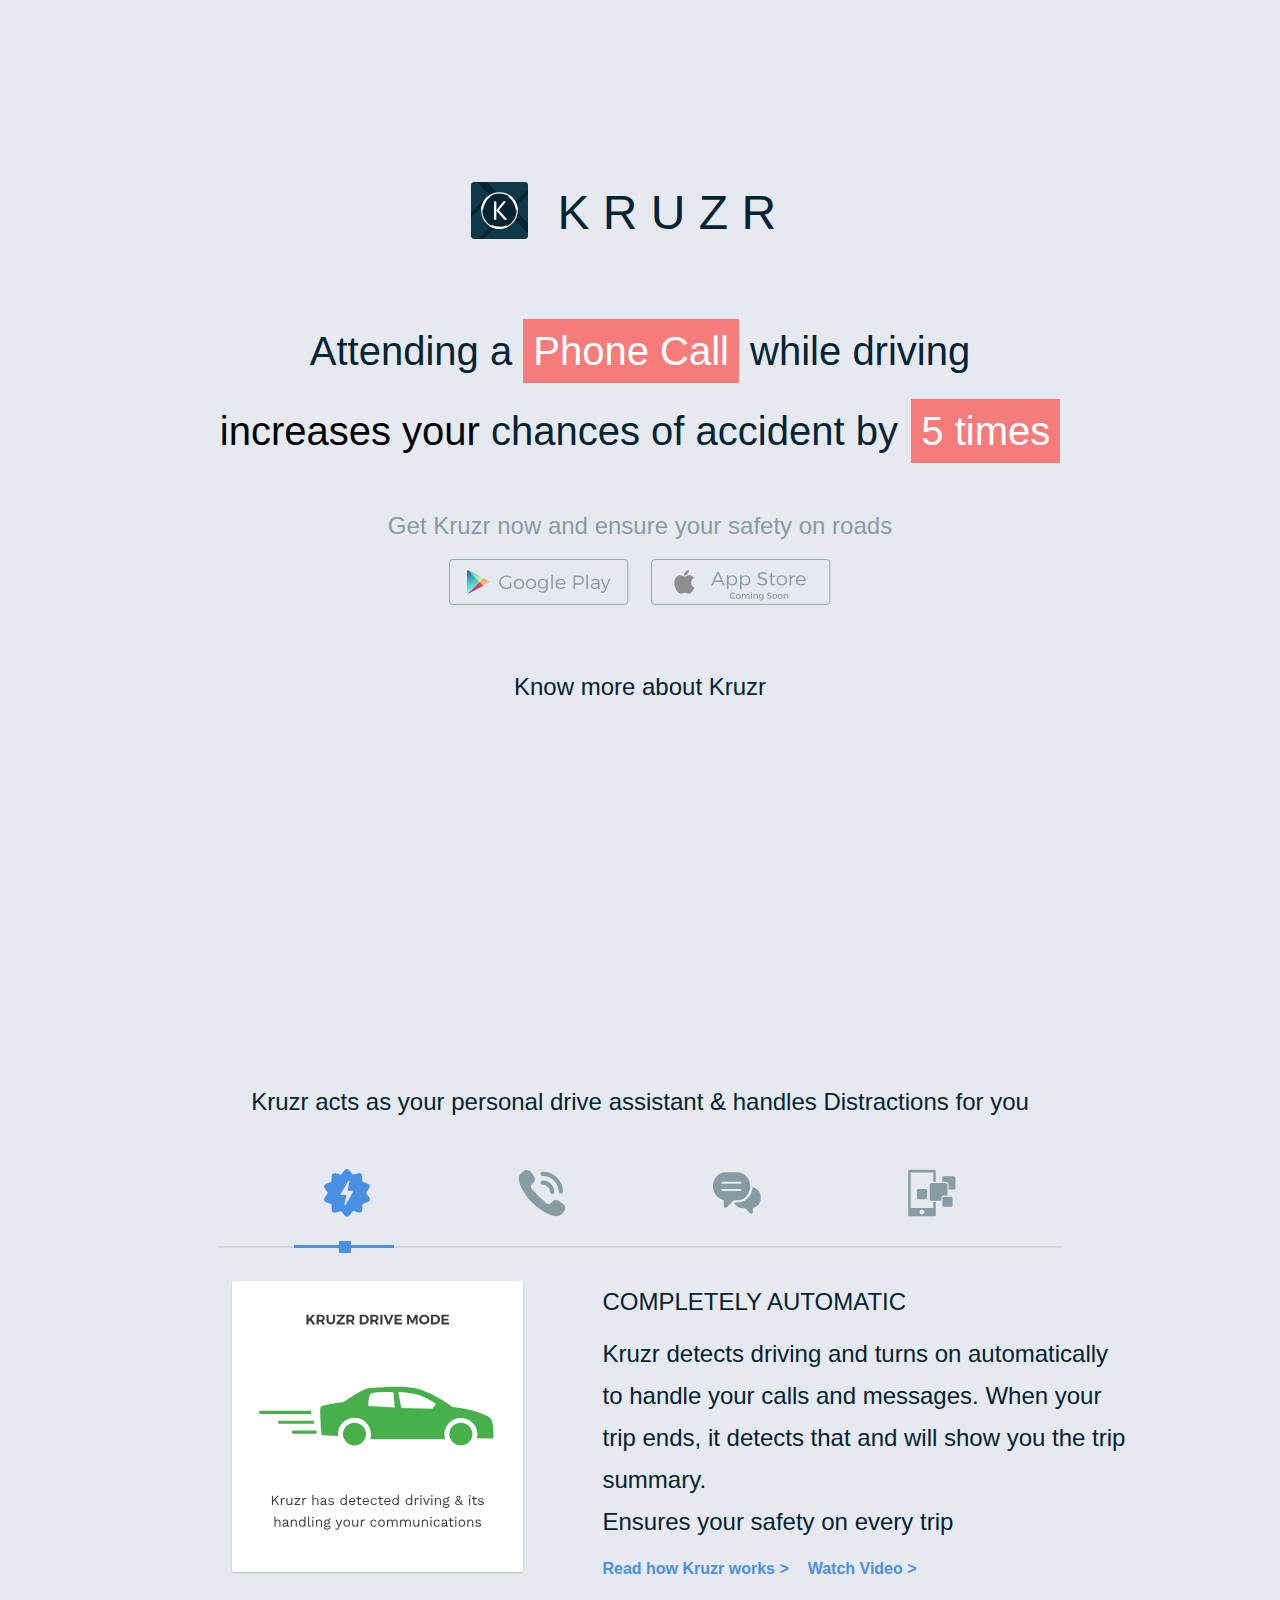
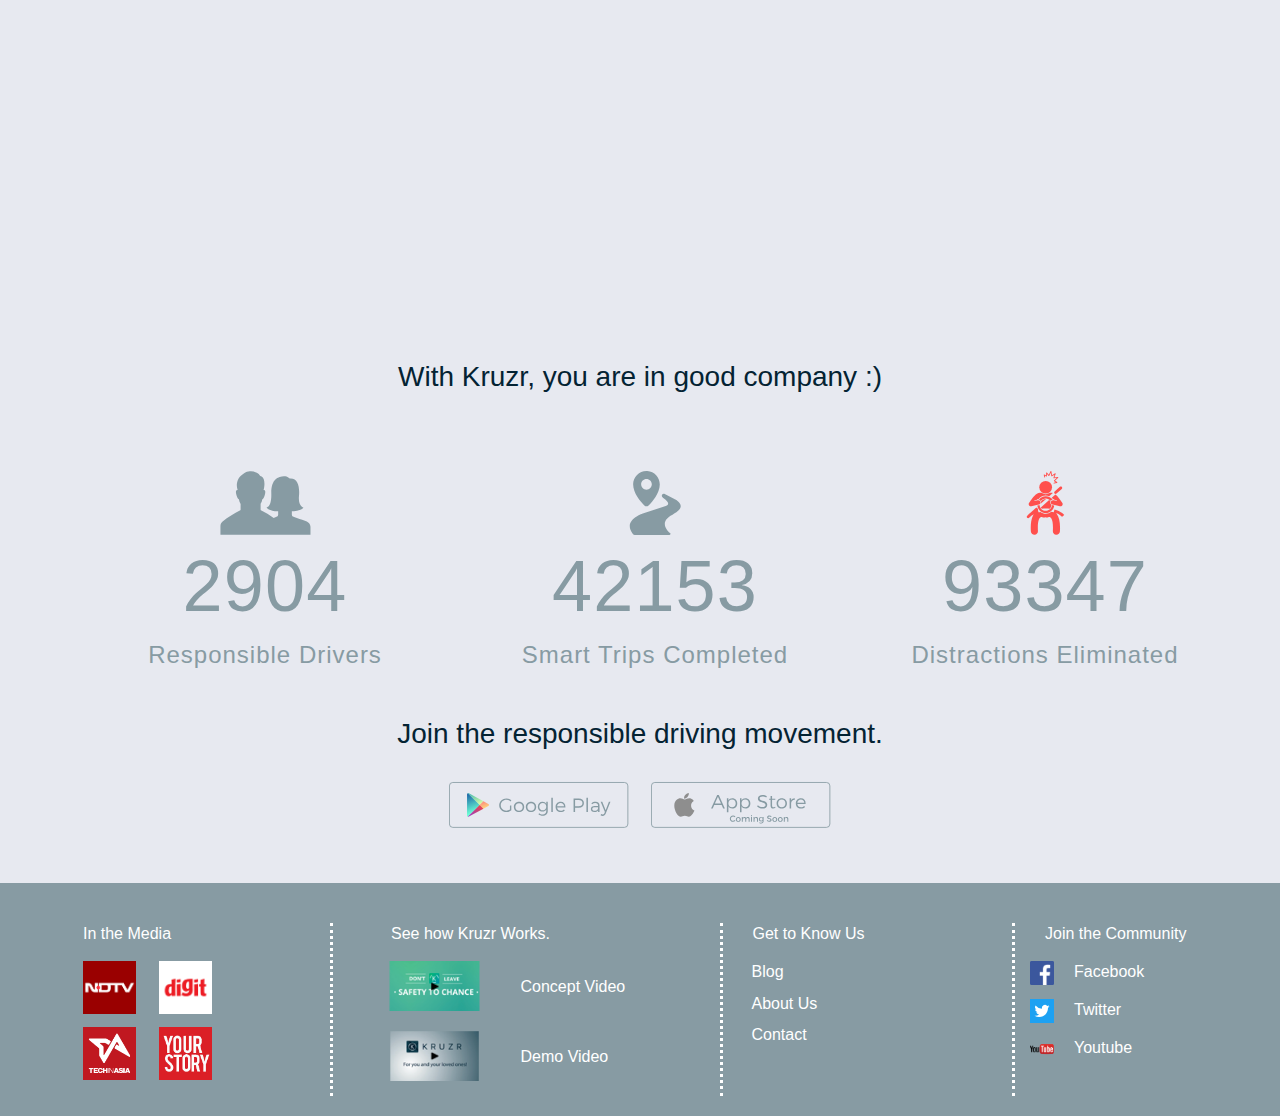
<file: mobile-index.html>
<!DOCTYPE html>
<html lang="en">
<head>
<meta charset="utf-8">
<meta http-equiv="X-UA-Compatible" content="IE=edge">
<meta name="viewport" content="width=device-width, initial-scale=1,maximum-scale=1.0, minimum-scale=1.0,user-scalable=no">
<meta name="description" content="Kruzr is a smart driving assistant mobile app. Eliminates distracted driving. Handles calls and messages intelligently. Drive Smart. Road Safety." />
<meta name="keywords" content="Smart Driving Assistant,Distracted driving app,Safe driving app,Safe Driving,Road Safety,Smart driving app,In-car assistant,Safe driving assistant app,Drive mode,Driving interface,digital co-driver,Smart driving,Safe Drive,Texting and driving,call blocker,caller id,personal assistant">
<META HTTP-EQUIV="CACHE-CONTROL" CONTENT="NO-CACHE">
<title>Kruzr - Smart Driving Assistant</title>

        <!-- Favicons -->
        <!-- <link rel="shortcut icon" type="image/x-icon" href="img/logo.svg"> -->
        <link rel="shortcut icon" href="img/favicon.ico">
        <link rel="icon" sizes="16x16 32x32 64x64" href="img/favicon.ico">
        <link rel="icon" type="image/png" sizes="196x196" href="img/favicon-192.png">
        <link rel="icon" type="image/png" sizes="160x160" href="img/favicon-160.png">
        <link rel="icon" type="image/png" sizes="96x96" href="img/favicon-96.png">
        <link rel="icon" type="image/png" sizes="64x64" href="img/favicon-64.png">
        <link rel="icon" type="image/png" sizes="32x32" href="img/favicon-32.png">
        <link rel="icon" type="image/png" sizes="16x16" href="img/favicon-16.png">
        <link rel="apple-touch-icon" href="/favicon-57.png">
        <link rel="apple-touch-icon" sizes="114x114" href="img/favicon-114.png">
        <link rel="apple-touch-icon" sizes="72x72" href="img/favicon-72.png">
        <link rel="apple-touch-icon" sizes="144x144" href="img/favicon-144.png">
        <link rel="apple-touch-icon" sizes="60x60" href="img/favicon-60.png">
        <link rel="apple-touch-icon" sizes="120x120" href="img/favicon-120.png">
        <link rel="apple-touch-icon" sizes="76x76" href="img/favicon-76.png">
        <link rel="apple-touch-icon" sizes="152x152" href="img/favicon-152.png">
        <link rel="apple-touch-icon" sizes="180x180" href="img/favicon-180.png">
        <meta name="msapplication-TileColor" content="#FFFFFF">
        <meta name="msapplication-TileImage" content="img/favicon-144.png">
        <meta name="msapplication-config" content="img/browserconfig.xml">

        <link rel="stylesheet" href="css/kruzr-style.css?v=1">
        <link rel="stylesheet" href="css/magnific-popup.css?v=1">
        <!-- Animate.css file -->
        <link rel="stylesheet" href="css/animate.css?v=1">
        <!-- Owl carousel css file -->
        <link rel="stylesheet" href="css/owl.carousel.css?v=1">
        <!-- Bootstrap file -->
        <link rel="stylesheet" href="css/bootstrap.min.css?v=1">


        <!-- Favicons -->
        <link rel="shortcut icon" href="img/logo_white.png">
        <link rel="kruzr-icon" sizes="60x60" href="img/kruzr_logo.png">
        <!-- Ionicon fonts css file -->
        <link rel="stylesheet" href="css/ionicons.min.css">




<script src="js/jquery-1.12.1.min.js?v=1"></script>
<script src="js/jquery-1.7.min.js?v=1"></script>
<script src="js/jquery-2.2.4.min.js?v=1"></script>
<script src="js/bootstrap.js?v=1"></script>

<link rel="stylesheet" href="css/style.css?v=1" />
<script type="text/javascript">
    // var i = 0;
    // function change()
    // {
    //     var doc = document.getElementById("background");
    //     var color = ["#e0512d", "#ffab51", "#ff7754", "#ffd34e"];
    //     var text = ["#e0512d", "#ffab51", "#ff7754", "#ffd34e"];
    //     doc.style.backgroundColor = color[i];
    //     i = (i + 1) % color.length;
    //
    //     var messages = [],
    //     index = 0;
    //
    // }
    // setInterval(change, 2000);

</script>
<script type="text/javascript">
    $(function () {
    var messages = [],
        index = 0;
    messages.push('2x');
    messages.push('4x');
    messages.push('10x');
    messages.push('23x');

    var i = 0;

    function cycle() {
        $('#some-id').html(messages[index]);

        if(messages[index] == "10x" || messages[index] == "23x"){
          $('#some-id').css('margin-left','27%');
        }
        else{
          $('#some-id').css('margin-left','30%');
        }

        index++;

        if (index === messages.length) {
            index = 0;
        }

        var doc = document.getElementById("background");
        var color = ["#ffd34e", "#ffab51", "#ff7754", "#e0512d"];
        var text = ["#ffd34e", "#ffab51", "#ff7754", "#e0512d"];
        doc.style.backgroundColor = color[i];
        i = (i + 1);

        if(i == color.length){
          i = 0;
        }

        setTimeout(cycle, 2000);
    }

    cycle();
});

</script>

<script type="text/javascript">

 $(function(){
        $(window).scroll(function(e) {
            if($(this).scrollTop()>50){
                $('#menutest').fadeIn(100); // Fading in the button on scroll after 150px
            }
            else{
                $('#menutest').fadeOut(500); // Fading out the button on scroll if less than 150px
            }
        });


    });

</script>

<script type="text/javascript">
    $(function () {
    var messages = [],
        index = 0;
    messages.push('05%');
    messages.push('10%');
    messages.push('15%');
    messages.push('20%');


    // function cycle() {
    //     // $('#some-id').html(messages[index]);
    //     // index++;
    //     //
    //     // if (index === messages.length) {
    //     //     index = 0;
    //     // }
    //     loadDoc();
    //
    //     // setTimeout(cycle, 2000);
    // }

    function loadDoc() {
      var xhttp = new XMLHttpRequest();
      xhttp.onreadystatechange = function() {
        if (this.readyState == 4 && this.status == 200) {
          document.getElementById("users").innerHTML =
          this.responseText;
          console.log(this.responseText);
        }
      };
      xhttp.open("GET", "users.txt", true);
      xhttp.send();
    }
    function loadDocTrips() {
      var xhttp = new XMLHttpRequest();
      xhttp.onreadystatechange = function() {
        if (this.readyState == 4 && this.status == 200) {
          document.getElementById("trips").innerHTML =
          this.responseText;
          console.log(this.responseText);
        }
      };
      xhttp.open("GET", "trips.txt", true);
      xhttp.send();
    }

    function loadDocDistractions() {
      var xhttp = new XMLHttpRequest();
      xhttp.onreadystatechange = function() {
        if (this.readyState == 4 && this.status == 200) {
          document.getElementById("distractions").innerHTML =
          this.responseText;
          console.log(this.responseText);
        }
      };
      xhttp.open("GET", "distractions.txt", true);
      xhttp.send();
    }


    loadDoc();
    loadDocTrips();
    loadDocDistractions();
    // cycle();
});

</script>



<script type="text/javascript">
    $(function () {
    var messages = [],
        index = 0;
    messages.push('within 02 seconds');
    messages.push('within 04 seconds');
    messages.push('within 08 seconds');
    messages.push('within 10 seconds');


    function cycle() {
        $('#seconds-text').html(messages[index]);
        index++;

        if (index === messages.length) {
            index = 0;
        }

        setTimeout(cycle, 2000);
    }

    cycle();
});

</script>

<script type="text/javascript">
  $(document).scroll(function(e){
      var scrollTop = $(document).scrollTop();
      if(scrollTop > 0){
          // console.log(scrollTop);
          $('.navbar').removeClass('navbar-static-top').addClass('navbar-fixed-top');
      } else {
          $('.navbar').removeClass('navbar-fixed-top').addClass('navbar-static-top');
      }
  });
</script>
<script type="text/javascript">
// Create a clone of the menu, right next to original.

$(window).resize(function () {
  $("#max-size")
  .height($(window).height());
  console.log($(window).height());

  if($(window).width() > 750){
          window.location = "./index.html"
      }
});
</script>

<script type="text/javascript">
    function preloadFunc()
    {
      if($(window).width() > 750){
              window.location = "./index.html"
          }
    }
    window.onpaint = preloadFunc();
</script>

<script>
  (function(i,s,o,g,r,a,m){i['GoogleAnalyticsObject']=r;i[r]=i[r]||function(){
  (i[r].q=i[r].q||[]).push(arguments)},i[r].l=1*new Date();a=s.createElement(o),
  m=s.getElementsByTagName(o)[0];a.async=1;a.src=g;m.parentNode.insertBefore(a,m)
  })(window,document,'script','https://www.google-analytics.com/analytics.js','ga');

  ga('create', 'UA-103998989-1', 'auto');
  ga('send', 'pageview');

</script>


<!-- filp js -->

<script type="text/javascript">

$(document).ready(function(){
$('#ischeck1').click(function(checked) {
    $(".panel").toggleClass('flip');

});
});

$(document).ready(function(){
$('#ischeck2').click(function(checked) {
    $(".panel1").toggleClass('flip1');
});
});


</script>

<!-- Google Tag Manager -->
<script>(function(w,d,s,l,i){w[l]=w[l]||[];w[l].push({'gtm.start':
new Date().getTime(),event:'gtm.js'});var f=d.getElementsByTagName(s)[0],
j=d.createElement(s),dl=l!='dataLayer'?'&l='+l:'';j.async=true;j.src=
'https://www.googletagmanager.com/gtm.js?id='+i+dl;f.parentNode.insertBefore(j,f);
})(window,document,'script','dataLayer','GTM-WQ2V5J8');</script>
<!-- End Google Tag Manager -->

<!-- Facebook Pixel Code -->
	<script>
	!function(f,b,e,v,n,t,s){if(f.fbq)return;n=f.fbq=function(){n.callMethod?
	n.callMethod.apply(n,arguments):n.queue.push(arguments)};if(!f._fbq)f._fbq=n;
	n.push=n;n.loaded=!0;n.version='2.0';n.queue=[];t=b.createElement(e);t.async=!0;
	t.src=v;s=b.getElementsByTagName(e)[0];s.parentNode.insertBefore(t,s)}(window,
	document,'script','https://connect.facebook.net/en_US/fbevents.js');
	fbq('init', '673801936126494'); // Insert your pixel ID here.
	fbq('track', 'PageView');
	</script>
	<noscript><img height="1" width="1" style="display:none"
	src="https://www.facebook.com/tr?id=673801936126494&ev=PageView&noscript=1"
	/></noscript>

<style type="text/css">

.content{
    margin-top: 10px;
    padding: 10px;
}
html{
  margin: 0px;
   padding: 0px;
}
body {
  margin: 0px;
 padding: 0px;
    text-align: center; /* !!! */
}

.centered {
    margin: 0 auto;
    text-align: left;
    width: 100%;
}

header{
    width: 100%;
    height: 50px;
    margin:auto;
    border-bottom: 1px solid #EEE;
}
#menutest {
   float:left;
}
nav{
    position: fixed;
    margin: 0;
    width: 100%;
    text-align: center;
}
nav ul{
    line-height: 300px;
    cursor: pointer;
}
nav a.manubar-text:hover{
  background:green;
  color: red;
  border-radius: 5px;
}

a.manubar-text{
  cursor: pointer;
  font-family:'Work Sans',sans-serif;
  font-weight: 400;
    font-size:24px;
    color:#042333;
    letter-spacing:0;
    line-height:26px;
    text-align:center;
}

p.first-page-text{
    font-family:'Work Sans',sans-serif;
    font-weight: 400;
    font-size:18px;
    color:#042333;
    letter-spacing:0;
    line-height:32px;
    text-align:center;
    margin-left: 8%;
    margin-right: 8%;
}

p.second-page-text-heading{
    font-family:'Work Sans',sans-serif;
    font-weight: 400;
    font-size:16px;
    color:#042333;
    letter-spacing:0;
    line-height:32px;
    text-align:center;
    margin-left: 8%;
    margin-right: 8%;
}

p.first-page-text-heading{
    font-family:'Work Sans',sans-serif;
    font-weight: 400;
    font-size:18px;
    color:#042333;
    letter-spacing:0;
    line-height:32px;
    text-align:center;
    margin-left: 4%;
    margin-right: 4%;
}

.circle {
     background-color:#fff;
    /*border:1px solid red;*/
    height:290px;
    border-radius:50%;
    -moz-border-radius:50%;
    -webkit-border-radius:50%;
    width:290px;
    float: center;
    /*position: absolute;*/
    top:30%;
    left:16%;
    right:16%;
    margin: 0 auto;
    margin-top: 3%;
    transition: background-color 2s;
    -webkit-transition: background-color 2s;

    /*-moz-border-radius:50%;
    -webkit-border-radius:50%;
border-radius:50%;
    position: absolute;
  margin: auto;
  top: 0;
  right: 0;
  bottom: 0;
  left: 0;
  width: 200px;
  height: 200px;*/
}
.circle-text{
  font-family:'Work Sans',sans-serif;
  font-weight: 400;
    font-size:90px;
    color:#ffffff;
    letter-spacing:0;
    text-align:center;
    display: inline-block;
   margin-top:15%;
   margin-left:30%;
}

.circle-text-23{
  font-family:'Work Sans',sans-serif;
  font-weight: 400;
    font-size:90px;
    color:#ffffff;
    letter-spacing:0;
    text-align:center;
    display: inline-block;
   margin-top:15%;
   margin-left:28%;
}


.circle-text-seconds{
  font-family:'Work Sans',sans-serif;
  font-weight: 500;
    font-size:24px;
    color:#ffffff;
    letter-spacing:0;
    text-align:center;
    display: inline-block;
   margin-top:-30%;
   margin-left:17%;
}
.switch-text{
    font-family:'Work Sans',sans-serif;
    font-weight: 400;
    font-size:16px;
    color:#879ba3;
    letter-spacing:0;
    text-align:center;
}

p.second-red-text{
  font-family:'Work Sans',sans-serif;
  font-weight: 300;
    font-size:30px;
    color:#ff504d;
    letter-spacing:0;
    text-align:left;
}
p.second-green-text{
  font-family:'Work Sans',sans-serif;
  font-weight: 300;
    font-size:30px;
    color:#47B04B;
    letter-spacing:0;
    text-align:left;
}


.second-page-text{
  font-family:'Work Sans',sans-serif;
  font-weight: 400;
  font-size:14px;
  color:#879BA3;
  letter-spacing:0;
  word-wrap: break-word;
  text-align:justify;
  display:inline-block;
}
p.second-page-light-text{
  font-family:'Work Sans',sans-serif;
  font-weight: 400;
  font-size:14px;
  color:#879ba3;
  letter-spacing:0;
  text-align:left;
}

.flow_line
  {
  width:50%;
  margin-left: 25%;
  margin-right: 25%;
  height: 47px;
  border-bottom: 5px dotted #979797;
/*position: absolute;
margin-left: 50px;*/
  }
.flow_line-footer
  {
  width:80%;
  height: 47px;
  border-bottom: 5px dotted #ffffff;
  margin-left: -15px;
/*position: absolute;
margin-left: 50px;*/
  }

  .tab-text-kruzr-title
{
  font-family:'Work Sans', sans-serif;
  font-weight: 300;
  font-size:48px;
  color:#042333;
  letter-spacing:0;
  line-height:42px;
  text-align:left;
  padding-top: 10px;
  /*margin-left: -200px;*/
}


.tab-text-kruzr-title-logo
{
font-family:'Work Sans', sans-serif;
font-weight: 300;
font-size:28px;
color:#042333;
letter-spacing:0;
line-height:32px;
text-align:left;
padding-top: 10px;
/*margin-left: -200px;*/
}
.navbar-text-kruzr-title
{
  font-family:'Work Sans', sans-serif;
  font-weight: 300;
  font-size:28px;
  color:#042333;
  letter-spacing:0;
  line-height:42px;
  text-align:left;
  padding-top: 10px;
  /*margin-left: -200px;*/

}

 p.tab-text-kruzr-bl-title
{
  font-family:'Work Sans', sans-serif;
  font-size:18px;
  color:#042333;
  letter-spacing:0;
  text-align:left;
  padding-top: 10px;
  /*margin-left: -200px;*/
}
.flip-img{

    width:58px;
    height: 58px;
    border-radius: 50%;
    margin-right: -5px;
    margin-left: -5px;

}

@media only screen and (min-width : 320px) {
         p.second-red-text{
          font-family:'Work Sans',sans-serif;
          font-weight: 300;
          font-size:20px;
          color:#ff504d;
          letter-spacing:0;
          text-align:left;
          margin-left: 10px;
         }

         p.second-green-text{
        font-family:'Work Sans',sans-serif;
        font-weight: 300;
         font-size:20px;
          color:#47B04B;
        letter-spacing:0;
        text-align:left;
        margin-left: 10px;

}
        p.tab-text-kruzr-bl-title
{
  font-family:'Work Sans', sans-serif;
  font-size:12px;
  color:#042333;
  letter-spacing:0;
  text-align:left;
  padding-top: 10px;
  margin-left: 10px;
}

.flip-img{

    width:50px;
    height: 50px;
    border-radius: 50%;
    margin-right: -15px;
    margin-left: -5px;

}

  }

@media only screen and (min-width : 360px) {
         p.second-red-text{
          font-family:'Work Sans',sans-serif;
          font-weight: 300;
          font-size:25px;
          color:#ff504d;
          letter-spacing:0;
          text-align:left;
           margin-left: 0px;
         }

         p.second-green-text{
        font-family:'Work Sans',sans-serif;
        font-weight: 300;
         font-size:25px;
          color:#47B04B;
        letter-spacing:0;
        text-align:left;
         margin-left: 0px;

}
        p.tab-text-kruzr-bl-title
{
  font-family:'Work Sans', sans-serif;
  font-size:16px;
  color:#042333;
  letter-spacing:0;
  text-align:left;
  padding-top: 5px;
  margin-left: 0px;
  margin-right: -10px;
}
.flip-img{

    width:50px;
    height: 50px;
    border-radius: 50%;
    margin-right: -5px;
    margin-left: -5px;

}

  }

@media only screen and (min-width : 412px) {
         p.second-red-text{
          font-family:'Work Sans',sans-serif;
          font-weight: 300;
          font-size:30px;
          color:#ff504d;
          letter-spacing:0;
          text-align:left;
         }

         p.second-green-text{
        font-family:'Work Sans',sans-serif;
        font-weight: 300;
         font-size:30px;
          color:#47B04B;
        letter-spacing:0;
        text-align:left;

}
        p.tab-text-kruzr-bl-title
{
  font-family:'Work Sans', sans-serif;
  font-size:18px;
  color:#042333;
  letter-spacing:0;
  text-align:left;
  padding-top: 5px;
  /*margin-left: -200px;*/
}

.flip-img{

    width:58px;
    height: 58px;
    border-radius: 50%;
    margin-right: -5px;
    margin-left: -5px;

}
  }



.span-style-menu-color{
  background-color: #000000;
}






/* flip Styles */

.panel {
  background-color: white;
  height: 210px;
  position: relative;
  -moz-perspective: 1000px;
  -webkit-perspective: 1000px;
  -webkit-box-shadow: 0 0px 0px rgba(0,0,0,0);
  perspective: 1000px;
 }

.panel .front, .panel .back {
  position: absolute;
    -moz-backface-visibility: hidden;
  -webkit-backface-visibility: hidden;
  backface-visibility: hidden;
  -moz-transition: all 0.6s ease-in-out;
  -o-transition: all 0.6s ease-in-out;
  -webkit-transition: all 0.6s ease-in-out;
  transition: all 0.6s ease-in-out;
  background-color: white;
  overflow: hidden;
}
.panel .front {
  z-index: 900;
  -moz-transform: rotateX(0deg) rotateY(0deg);
  -ms-transform: rotateX(0deg) rotateY(0deg);
  -webkit-transform: rotateX(0deg) rotateY(0deg);
  transform: rotateX(0deg) rotateY(0deg);
}
.panel .back {
  z-index: 800;
  -moz-transform: rotateY(-180deg);
  -ms-transform: rotateY(-180deg);
  -webkit-transform: rotateY(-180deg);
  transform: rotateY(-180deg);
}

.panel.flip .back {
  z-index: 1000;
  -moz-transform: rotateX(0deg) rotateY(0deg);
  -ms-transform: rotateX(0deg) rotateY(0deg);
  -webkit-transform: rotateX(0deg) rotateY(0deg);
  transform: rotateX(0deg) rotateY(0deg);
}
.panel.flip .front {
  z-index: 900;
  -moz-transform: rotateY(180deg);
  -ms-transform: rotateY(180deg);
  -webkit-transform: rotateY(180deg);
  transform: rotateY(180deg);
}




.panel1 {
  background-color: white;
  height: 210px;
  position: relative;
  -moz-perspective: 1000px;
  -webkit-perspective: 1000px;
  perspective: 1000px;
 }

.panel1 .front, .panel1 .back {
  position: absolute;
    -moz-backface-visibility: hidden;
  -webkit-backface-visibility: hidden;
  backface-visibility: hidden;
  -moz-transition: all 0.6s ease-in-out;
  -o-transition: all 0.6s ease-in-out;
  -webkit-transition: all 0.6s ease-in-out;
  transition: all 0.6s ease-in-out;
  background-color: white;
  overflow: hidden;
}
.panel1 .front {
  z-index: 900;
  -moz-transform: rotateX(0deg) rotateY(0deg);
  -ms-transform: rotateX(0deg) rotateY(0deg);
  -webkit-transform: rotateX(0deg) rotateY(0deg);
  transform: rotateX(0deg) rotateY(0deg);
}
.panel1 .back {
  z-index: 800;
  -moz-transform: rotateY(-180deg);
  -ms-transform: rotateY(-180deg);
  -webkit-transform: rotateY(-180deg);
  transform: rotateY(-180deg);
}

.panel1.flip1 .back {
  z-index: 1000;
  -moz-transform: rotateX(0deg) rotateY(0deg);
  -ms-transform: rotateX(0deg) rotateY(0deg);
  -webkit-transform: rotateX(0deg) rotateY(0deg);
  transform: rotateX(0deg) rotateY(0deg);
}
.panel1.flip1 .front {
  z-index: 900;
  -moz-transform: rotateY(180deg);
  -ms-transform: rotateY(180deg);
  -webkit-transform: rotateY(180deg);
  transform: rotateY(180deg);
}

/*
@media only screen and (min-width : 320px) {
  .panel1 {
    margin-bottom: 15%;
    background-color: white;
    height: 310px;
    position: relative;
    -moz-perspective: 1000px;
    -webkit-perspective: 1000px;
    perspective: 1000px;
   }
}
@media only screen and (min-width : 360px) {
  .panel1 {

    background-color: white;
    height: 310px;
    position: relative;
    -moz-perspective: 1000px;
    -webkit-perspective: 1000px;
    perspective: 1000px;
   }
}

*/

.switch {
  position: relative;
  display: inline-block;
  width: 165px;
  height: 40px;
}

.switch input {display:none;}

.slider {
  position: absolute;
  cursor: pointer;
  top: 0;
  left: 0;
  right: 0;
  bottom: 0;
  background-color: #2196F3 ;
  -webkit-transition: .4s;
  transition: .4s;
}

.slider:before {
  position: absolute;
  content: "";
  height: 32px;
  width: 35px;
  left: 5px;
  bottom: 4px;
  background-color: white;
  -webkit-transition: .4s;
  transition: .4s;
}

input:checked + .slider {
  background-color: #34495E;
}

input:focus + .slider {
  box-shadow: 0 0 1px #2196F3;
}

input:checked + .slider:before {
  -webkit-transform: translateX(120px);
  -ms-transform: translateX(120px);
  transform: translateX(120px);
}

/*------ ADDED CSS ---------*/
.on
{
  display: none;
}

.on, .off
{
  font-family: 'Work Sans',sans-serif;
  font-weight: 600;
  color: white;
  position: absolute;
  transform: translate(-50%,-50%);
  top: 50%;
  left: 50%;
  font-size: 10px;
  font-family: Verdana, sans-serif;
}

input:checked+ .slider .on
{display: block;}

input:checked + .slider .off
{display: none;}

/*--------- END --------*/


/* Rounded sliders */
.slider.round {
  border-radius: 34px;
}

.slider.round:before {
  border-radius: 50%;
}
 .Kruzr-in-media-img{
  height:53px;
  width:53px;
  margin: 3%;
  float: left;
 }





</style>

<meta name="google-play-app" content="app-id=co.kruzr.drivesafe">
<link rel="stylesheet" href="css/jquery.smartbanner.css" type="text/css" media="screen">

</head>
<body style="background:#f8f9fa">

  <!-- Google Tag Manager (noscript) -->
<noscript><iframe src="https://www.googletagmanager.com/ns.html?id=GTM-WQ2V5J8"
height="0" width="0" style="display:none;visibility:hidden"></iframe></noscript>
<!-- End Google Tag Manager (noscript) -->

  <div class="nav-container-mobile">
<nav id="navbar-mobile" class="navbar navbar-default navbar-fixed-top" >
            <div id=menutest style="display:none">
                 <div class="navbar-brand">  <img src="img/logo.svg" width="28" height="28";> </div>
                <div class="navbar-brand" style="margin-left:-10%;margin-top:2.5%;">K R U Z R </div>

            </div>
            <button class="navbar-toggle" data-target=".navHeaderCollapse" data-toggle="collapse" style="border:0;">
                <span class="sr-only">Toggle navigation</span>
                <span class="icon-bar"></span>
                <span class="icon-bar"></span>
                <span class="icon-bar"></span>
            </button>

            <div class="collapse navbar-collapse navHeaderCollapse" style="width:100%;background-color:#ffffff">
                 <ul class="nav navbar-nav navbar-left" >

                      <li ><a href="mobile-index.html" class="manubar-text" href="#" >Home</a></li>
                      <li ><a href ="aboutkruzr-mobile.html" class="manubar-text" href="#">How Kruzr works</a></li>
                      <li ><a href="https://play.google.com/store/apps/details?id=co.kruzr.drivesafe&utm_source=website_mobile&utm_medium=banner&utm_campaign=menu&utm_content=fear" class="manubar-text" href="#"  onclick=" ga ('send', 'event', 'website-mobile', 'click', 'clicked on menu download button');">Get Kruzr</a></li>
                      <li ><a href="https://blog.kruzr.co/" class="manubar-text" href="#">Blog</a></li>
                      <li ><a href="mailto:contact@kruzr.co" class="manubar-text" href="#">Contact Us</a></li>
                      <!-- <li ><a href="" class="manubar-text" href="#">About Us</a></li> -->

                </ul>

            </div>


        <!-- Brand and toggle get grouped for better mobile display -->
    </nav>
  </div>
    <!-- Mobile First page -->

     <div class="centered" style="margin-top:7%" >

        <div class="container">
        <div style="text-align: center;margin-top:0px;margin-bottom:30px;">

                <img style='vertical-align:middle;' src="img/logo.svg" width="43" height="45" align="middle" ;>
                <div style='vertical-align:middle; display:inline;margin-left:10px' class="tab-text-kruzr-title-logo"> K R U Z R</div>
          <!-- text -->

        </div>
      </div>

        <p class="first-page-text-heading">Looking at mobile while driving increases your chance of accident by</p>

        <div id="background" class="circle"  >
            <div >
                <span id="some-id" class="circle-text" ></span>
                <span id="seconds-text" class="circle-text-seconds"></span>

             </div>
         </div>
         <div style="margin-top:10%">
          <p class="switch-text" style="margin-left:2%;margin-right:2%">

                Get Kruzr now and ensure your safety on roads
          </p>

          <div class = "text_content_download_button">

                <a href="https://play.google.com/store/apps/details?id=co.kruzr.drivesafe&utm_source=website_mobile&utm_medium=banner&utm_campaign=initial_landing_page&utm_content=fear" target="_blank">
                     <button class="button1" type="submit" style="background-color:transparent; border-color:transparent;" onclick=" ga ('send', 'event', 'website-mobile', 'click', 'clicked on landing page download button');">
                        <img src="img/play.svg" height=70px width=180px /></button>
                </a>

         </div>

         <p class="first-page-text" style="margin-bottom:8%">
            Scroll to find out how Kruzr works
        </p>
        </div>

    </div>
</div>
<!-- Start of second page -->
      <div>

        <p class="second-page-text-heading" style="margin-bottom:8%">
          Kruzr becomes your assistant when you start driving and eliminates distractions.
        </p>

          <div >
         <div style="background:white;margin-left:5%;margin-right:5%;margin-bottom:10%;">
            <div class="panel">
                 <div class="front">
                    <div class="col-xs-12" style="margin:0%">
                        <div style="margin-top:6%;background:white;">

                            <div style="width: 20%; float:left;margin-bottom: 8%;margin-top: 5%;">
                                <img src='img/ic_blue_call.svg' class="flip-img">
                            </div>

                            <div style="width: 80%; float:right;margin-bottom: 5%;margin-top: 4%;">
                               <p class="tab-text-kruzr-bl-title" style='vertical-align:middle;color: black;'>
                                                Collision chances during a call go
                                </p>
                                        <p class="second-red-text">500% up</p>
                            </div>


                                <div class="second-page-text" style="margin-left:5%;margin-right: 5%;">

                                    When you receive or make a phone call, your eyes, hands, and mind get disengaged from driving. Making you highly vulnerable to crashes.
                                </div>

                    </div>
                    </div>
                 </div>

                 <div class="back">
                    <div class="col-xs-12" style="margin:0%">
                        <div style="margin-top:6%;background:white;">
                            <div style="width: 20%; float:left;margin-bottom: 8%;margin-top: 5%;">
                                <img src='img/ic_blue_call.svg' class="flip-img">
                            </div>

                            <div style="width: 80%; float:right;margin-bottom: 5%;margin-top: 4%;">
                               <p class="tab-text-kruzr-bl-title" style='vertical-align:middle;color: black;'>
                                                 Collision chances during a call go
                                </p>
                                        <p class="second-green-text" >95% Down</p>
                            </div>

                            <div class="second-page-text" style="margin-left:5%;margin-right: 5%;">

                                Kruzr handles your calls  by informing your caller you are driving and asks them to continue only if its imporant. Callers mark less than 3% calls as important.
                            </div>
                        </div>
                    </div>
                 </div>

             </div>


                  <label class="switch" style="margin-bottom: 6%;margin-top:1%">
                      <input type="checkbox" id="ischeck1">
                      <span class="slider round"><span class="off">Turn Kruzr on</span><span class="on"> Turn Kruzr off</span></span>
                  </label>

          </div>

           <div style="background:white;margin-left:5%;margin-right:5%;">
            <div class="panel1" style="margin-bottom:8%;" >
                 <div class="front">
                    <div class="col-md-12 col-sm-12" style="margin:0%">
                        <div style="margin-top:6%;background:white;">

                            <div style="width: 20%; float:left;margin-bottom: 8%;margin-top: 5%;">
                                <img src='img/ic_blue_chat.svg' class="flip-img">
                            </div>

                            <div style="width: 80%; float:right;margin-bottom: 5%;margin-top: 4%;">
                               <p class="tab-text-kruzr-bl-title" style='vertical-align:middle;color: black;'>
                                                 Collision chances while texting go
                                </p>
                                        <p class="second-red-text" >2300% up</p>
                            </div>

                            <div class="second-page-text" style="margin-left:5%;margin-right: 5%;">

                            Reading or typing text message or scrolling through your facebook feed or a wepage is the riskiest activity you can do while driving. When you do so, you are driving at high speed, practically blind.
                            </div>
                        </div>
                    </div>
                 </div>

                 <div class="back">

                     <div class="col-md-12 col-sm-12" style="margin:0%">
                        <div style="margin-top:6%;background:white;">

                            <div style="width: 20%; float:left;margin-bottom: 8%;margin-top: 5%;">
                                <img src='img/ic_blue_chat.svg' class="flip-img">
                            </div>

                            <div style="width: 80%; float:right;margin-bottom: 5%;margin-top: 4%;">
                               <p class="tab-text-kruzr-bl-title" style='vertical-align:middle;color: black;'>
                                                 Collision chances while texting go
                                </p>
                                        <p class="second-green-text" >100% Down</p>
                            </div>

                            <div class="second-page-text" style="margin-left:5%;margin-right: 5%;">

                                We’ve created world’s first chatbot which handles your text messages on WhatsApp, Facebook Messenger etc. It interacts with the sender and shows you important message only when you stop at signals.
                            </div>
                        </div>
                    </div>
                 </div>

             </div>


                  <label class="switch" style="margin-bottom: 6%; margin-top:7%">
                      <input type="checkbox" id="ischeck2">
                      <span class="slider round"><span class="off">Turn Kruzr on</span><span class="on"> Turn Kruzr off</span></span>
                  </label>

          </div>


            <div class="flow_line"></div>

                    <!-- Service No. 2 -->
                    <div class="col-md-12 col-sm-12" style="margin-bottom:10%;margin-top: 12%;">
                        <div style="margin-left:6%;margin-right:6%;margin-top:6%;background:white;">
                           <div style="padding-top:8%;text-align:left;">
                                  <img src='img/ic_interface.svg' style='vertical-align:middle;width:58px; height:58px;border-radius: 50%;margin-left: 10px;'>
                                  <p class="tab-text-kruzr-bl-title" style='vertical-align:middle;color: black;display: inline;text-align: left;margin-left: 2px;'>
                                                 One touch Interface
                                  </p>

                            </div>

                            <div >
                               <img style='vertical-align:middle;margin-top: 10%;float:middle;width: 100%' src='img/playmusic.svg'>
                            </div>
                            <div >
                               <img style='vertical-align:middle;float:middle;width: 100%' src='img/callfavourite.svg'>
                            </div>
                            <div >
                               <img style='vertical-align:middle;float: middle;width: 100%' src='img/navigate.svg'>
                            </div>
                        </div>
                    </div>

                     <!-- Service No. 3 -->
                      <div class="col-md-12 col-sm-12" style="margin:0%">
                         <div style="margin:6%;background:white;">
                            <div style="padding-top:8%;text-align:left;">
                                  <img src='img/ic_automation.svg' style='vertical-align:middle;width:58px; height:58px;border-radius: 50%;margin-left: 10px;'>
                                  <p class="tab-text-kruzr-bl-title" style='vertical-align:middle;color: black;display: inline;text-align: left;margin-left: 2px;'>
                                                Automatic Drive Detection
                                  </p>

                            </div>
                              <div>
                               <img src="img/car_drive.svg"   style="float:middle;margin-top:10%;" />
                            </div>
                             <div style="margin-left:10%;margin-right:10%;">
                                <p class="second-page-text" style="text-align:center ;padding-bottom:15%;margin-top:25%;">Kruzr has detected driving & its handling your communications. </p>
                            </div>
                        </div>
                    </div>
                      <!-- Service No. 4 -->
                       <!-- <div class="col-md-12 col-sm-12" style="margin:0%">
                           <div style="margin-left:6%;margin-right:6%;margin-top:6%;background:white;">
                              <div style="padding-top:8%;text-align:left;">
                                  <img style='vertical-align:middle;' src='img/ic_blue_music.svg' width="48" height="48">
                                    <div class="tab-text-kruzr-bl-title" style='vertical-align:middle; display:inline;color:black;margin-left:5%;'>
                                            Changing Music
                                    </div>
                            </div>
                            <div style="margin:2%;margin-left:18%;margin-right:10%">
                                <p class="second-red-text" >50% Up</p>
                                <p class="second-page-light-text" >Collision chance for ~1Min call</p>
                                <div class="line-mobile"></div>
                                <p class="second-page-text" style="padding-bottom:15%;margin-top:5%;">Kruzr brings it down to 0% by taking over all your calls & letting callers know that you are driving.</p>
                            </div>
                        </div>
                    </div> -->

                <div>
                  <a href="aboutkruzr-mobile.html">  <p class="link-but-text"  > Read how Kruzr works ></p>
                    </a>
                </div>
                <div>
                    <a href="https://www.youtube.com/watch?v=JTr9Uo9dlR4" target="_blank">  <p class="link-but-text" style="float:middle;" > Watch Video ></p>
                 </a>
                </div>

</div>

<div class="flow_line"></div>
<!-- Start of Third page -->

<div  style="margin-bottom:10%">
    <div class ="container">

        <!-- 3rd page First Text -->

        <div class="text3" style="padding-bottom:72px";>
            <p class="page3-mobile"> With Kruzr, you are in good company :)</p>
        </div>

        <!-- Facts Sction -->

        <div class="fun-facts center" id="facts">
            <div class="pattern"></div>

<!-- Facts users -->
            <div class="container" style="margin-bottom:20%">
                <div class="row">
                  <div class="col-md-4 col-sm-4 col-xs-4">
                    <img src='img/ic_community.svg' width="70 " height="50" align="right">
                  </div>
                  <div class="col-md-8 col-sm-8 col-xs-8">
                    <div id="users" class="fact-number" style="margin-top: -10%;">
                            640
                    </div>
                    <div class="fact-number-desc" >
                            Responsible Drivers
                    </div>
                  </div>
                </div>
            </div>

            <!-- Facts trips -->
            <div class="container" style="margin-bottom:20%" >
                <div class="row">
                  <div class="col-md-4 col-sm-4 col-xs-4">
                    <img src='img/ic_trip.svg' width="70" height="50" align="right">
                  </div>
                  <div class="col-md-8 col-sm-8 col-xs-8">
                    <div id="trips" class="fact-number" style="margin-top: -10%;">
                            120
                    </div>
                    <div class="fact-number-desc" >
                          Trips Completed
                    </div>
                  </div>
                </div>
            </div>
<!-- Facts Distractions -->
            <div class="container" style="margin-bottom:20%" >
                <div class="row">
                  <div class="col-md-4 col-sm-4 col-xs-4">
                    <img src='img/ic_distractions.svg' width="70" height="50" align="right">
                  </div>
                  <div class="col-md-8 col-sm-8 col-xs-8">
                    <div id="distractions" class="fact-number" style="margin-top: -10%;">
                            6440
                    </div>
                    <div class="fact-number-desc-red" >
                            Distractions Removed
                    </div>
                  </div>
                </div>
            </div>


        </div>





        <!-- 3rd page Second Text -->

        <div class="text3" style="padding-bottom:20px";>
            <p class="page3-mobile"> Join the responsible driving movement.</p>
        </div>

        <div class = "text_content_download_button">
        <a href="https://play.google.com/store/apps/details?id=co.kruzr.drivesafe&utm_source=website_mobile&utm_medium=banner&utm_campaign=end_of_page&utm_content=fear" target="_blank">
             <button class="button1" type="submit" style="background-color:transparent; border-color:transparent;" onclick=" ga ('send', 'event', 'website-mobile', 'click', 'clicked on impact download button');">
                <img src="img/play.svg" height=70px width=180px /></button>
        </a>

        </div>

            <!-- </div>
        </p> -->

    </div>

</div>
</div>

<!-- Start Footer Section -->
    <div class="footer-mobile" style="height:100%" >
      <div class="container" >
        <!-- <div > -->
          <!-- Footer Cont No. 1 -->
          <div class="col-xs-12" >
              <p class="foot-text-without-image-mobile" > Kruzr in media</p>
                <div class="row" style="background:#879ba3;text-align:center" >

                  <a href="http://www.ndtv.com/video/news/road-to-safety/iit-graduates-to-launch-road-safety-mobile-app-419250" target="_blank" >  <img src="img/ndtv.svg" class=" Kruzr-in-media-img" />
                  </a>
                  <a href="http://geek.digit.in/2017/07/app-of-the-week-kruzr/" target="_blank" >  <img src="img/digit.svg" class=" Kruzr-in-media-img"/>
                  </a>
                  <a href="https://www.techinasia.com/drive-phone-app-kruzr" target="_blank" >  <img src="img/tiasia.svg" class=" Kruzr-in-media-img" />
                  </a>
                  <a href="https://yourstory.com/2016/11/app-fridays-kruzr/" target="_blank" >  <img src="img/yourstory.svg" class=" Kruzr-in-media-img" />
                  </a>
                  <!-- <a href="https://yourstory.com/2016/11/app-fridays-kruzr/" target="_blank" >  <img src="img/gadgetsnow.svg" height="53" width="53" align="left" />
                  </a> -->
                </div>

                <!-- <div class="row" style="background:#879ba3;margin-top:20px">class=" Kruzr-in-media-img" />
                  </a>
                  <a href="https://yourstory.com/2016/11/app-fridays-kruzr/" target="_blank" >  <img src="img/yourstory.svg" height="53" width="100" align="left" />
                  </a>
              </div> -->



            <div class="flow_line-footer"></div>
        </div>
         <!-- Footer Cont No. 1 -->
            <div class="col-xs-12" style="margin-top:10%" >
              <!-- <p class="foot-text-without-image-mobile"> See how Kruzr Works.</p> -->

                <!-- <div class="row" style="padding-bottom:3%;margin-right:2%">
                  <a href="https://www.youtube.com/watch?v=JTr9Uo9dlR4" target="_blank" style="">  <img src="img/concept.svg" height="72" width="73" align="left"/>
                  </a>
                  <div style="padding-top:8%;padding-left:5%">
                  <a href="https://www.youtube.com/watch?v=JTr9Uo9dlR4" target="_blank" >  <p class="foot-text" style="float:middle;" >   Concept Video</p>
                  </a>
                  </div>

                </div>
                <div class="row">
                  <a href="aboutkruzr-mobile.html">  <p class="foot-text1-mobile"  > Read about how it works></p>
                  </a>

                </div> -->
                <div class="row" style="padding-bottom:3%;margin-right:2%;margin-left:-11%">
                  <a href="https://www.youtube.com/watch?v=JTr9Uo9dlR4" target="_blank" style="">  <img src="img/concept.svg" height="72" width="173" align="left"/>
                  </a>
                  <div style="padding-top:8%;padding-left:5%">
                  <a href="https://www.youtube.com/watch?v=JTr9Uo9dlR4" target="_blank" >  <p class="foot-text1-mobile" style="float:middle;" >   Concept Video</p>
                  </a>
                  </div>

                </div>

                <div class="row" style="margin-right:2%;margin-top:5%; margin-left:-11%">
                  <a href="https://www.youtube.com/watch?v=BzRgNcOxxpE" target="_blank" style="">  <img src="img/howworks.svg" height="72" width="173" align="left"/>
                  </a>
                  <div style="padding-top:8%;padding-left:5%">
                  <a href="https://www.youtube.com/watch?v=BzRgNcOxxpE" target="_blank" >  <p class="foot-text1-mobile" style="float:middle;" >   Demo Video</p>
                  </a>
                  </div>

                </div>

                       <div class="flow_line-footer"></div>
                    </div>
        <!-- Footer Cont No. 1 -->
            <div class="col-xs-12"style="margin-top:10%"  >

                    <!-- <p class="foot-text-without-image-mobile"> Get to Know Us.</p> -->

                <div class="row">
                  <a href="https://blog.kruzr.co/">  <p class="foot-text1-mobile" style="padding-bottom:3%;" > Blog </p>
                  </a>
                  <a href="https://blog.kruzr.co/">  <p class="foot-text1-mobile" style="float:middle; padding-bottom:3%;" > About Us</p>
                  </a>
                  <a href="mailto:contact@kruzr.co" target="_blank" >  <p class="foot-text1-mobile" style="float:middle;padding-bottom:6%;" > Contact </p>
                  </a>
                </div>


                      <div class="flow_line-footer" ></div>
                    </div>
        <!-- Footer Cont No. 1 -->
            <div class="col-xs-12" style="margin-top:10%" >

            <!-- <p class="foot-text-without-image-mobile"> Join the Kruzr Community.</p> -->

                <div class="row" style="margin-bottom:10px">
                  <a href="https://www.facebook.com/kruzrsmartdrive/" target="_blank">  <img src="img/fb.svg" height="24" width="24" align="left" padding="50" />
                  </a>
                  <a href="https://www.facebook.com/kruzrsmartdrive/" target="_blank">  <p class="foot-text1-mobile" style="float:left; margin-left:20px" > Facebook</p>
                  </a>
                </div>

              <div >
                <div class="row" style="margin-bottom:10px">
                  <a href="https://twitter.com/Kruzr_co" target="_blank">  <img src="img/twitter.svg" height="24" width="24" align="left"/>
                  </a>
                  <a href="https://twitter.com/Kruzr_co" target="_blank" >  <p class="foot-text1-mobile" style="float:left; margin-left:20px" > Twitter</p>
                  </a>
                </div>
              </div>
              <div >
                <div class="row"  >
                  <a href="https://www.youtube.com/channel/UCLWOnoY7pHr0E72XwyULi_Q" target="_blank">  <img src="img/youtube.svg" height="24" width="24" align="left"/>
                  </a>
                  <a href="https://www.youtube.com/channel/UCLWOnoY7pHr0E72XwyULi_Q" target="_blank" >  <p class="foot-text1-mobile" style="float:left; margin-left:20px" > Youtube</p>
                  </a>
                </div>
              </div>
                      <!-- <div class="flow_line-footer" style="text-align:middle;margin-left:15%"></div>
                    </div> -->



          <!-- </div> -->
        </div>
      </div>


        <!-- Including jQuery.appear file -->




        <script src="js/jquery.appear.js?v=1"></script>
        <!-- Bootstrap js file -->
        <script src="js/bootstrap.min.js?v=1"></script>
        <!-- easy pie chart -->
        <script src="js/jquery.easypiechart.min.js?v=1"></script>
        <!-- NiceScroll plugin -->
        <script src="js/jquery.nicescroll.min.js?v=1"></script>
        <!-- animate numbers plugin -->
        <script src="js/jquery.animatenumber.min.js?v=1"></script>
        <!-- Horizontal bar chart -->
        <script src="js/bars.js?v=1"></script>
        <!-- mixitup plugin -->
        <script src="js/jquery.mixitup.min.js?v=1"></script>
        <!-- magnific popup js file -->
        <script src="js/magnific-popup.js?v=1"></script>
        <!-- form validation file -->
        <script src="js/validator.min.js?v=1"></script>
        <!-- Owl carousel js file -->
        <script src="js/owl.carousel.min.js?v=1"></script>
        <!-- Custom file  -->
        <script src="js/plugins.js?v=1"></script>
        <!-- Wow.js file -->
        <script src="js/wow.min.js?v=1"></script>

        <!-- copy body -->
        <script type='text/javascript' src='js/jquery.smartbanner.js'></script>
          <script type="text/javascript">
              var android = location.href.match(/#android$/) || navigator.userAgent.match(/Android/i) != null;
              $.smartbanner({
                  title: 'Kruzr',
                  author: 'Kruzr, Inc.',
                  icon: 'img/logo.svg',
                  force: android ? 'android' : 'ios',
                  daysHidden: 0,
                  daysReminder: 0
              });

              $('.theme-toggle').on('click', function(e) {
                  e.preventDefault();
                  $.smartbanner('switchType')
                  $(this).text($(this).text() == 'Preview Android' ? 'Preview iOS' : 'Preview Android')
              })

              if (android) $('.theme-toggle').text('Preview iOS');
          </script>
          <!-- end copy body -->

</body>
</html>
</file>
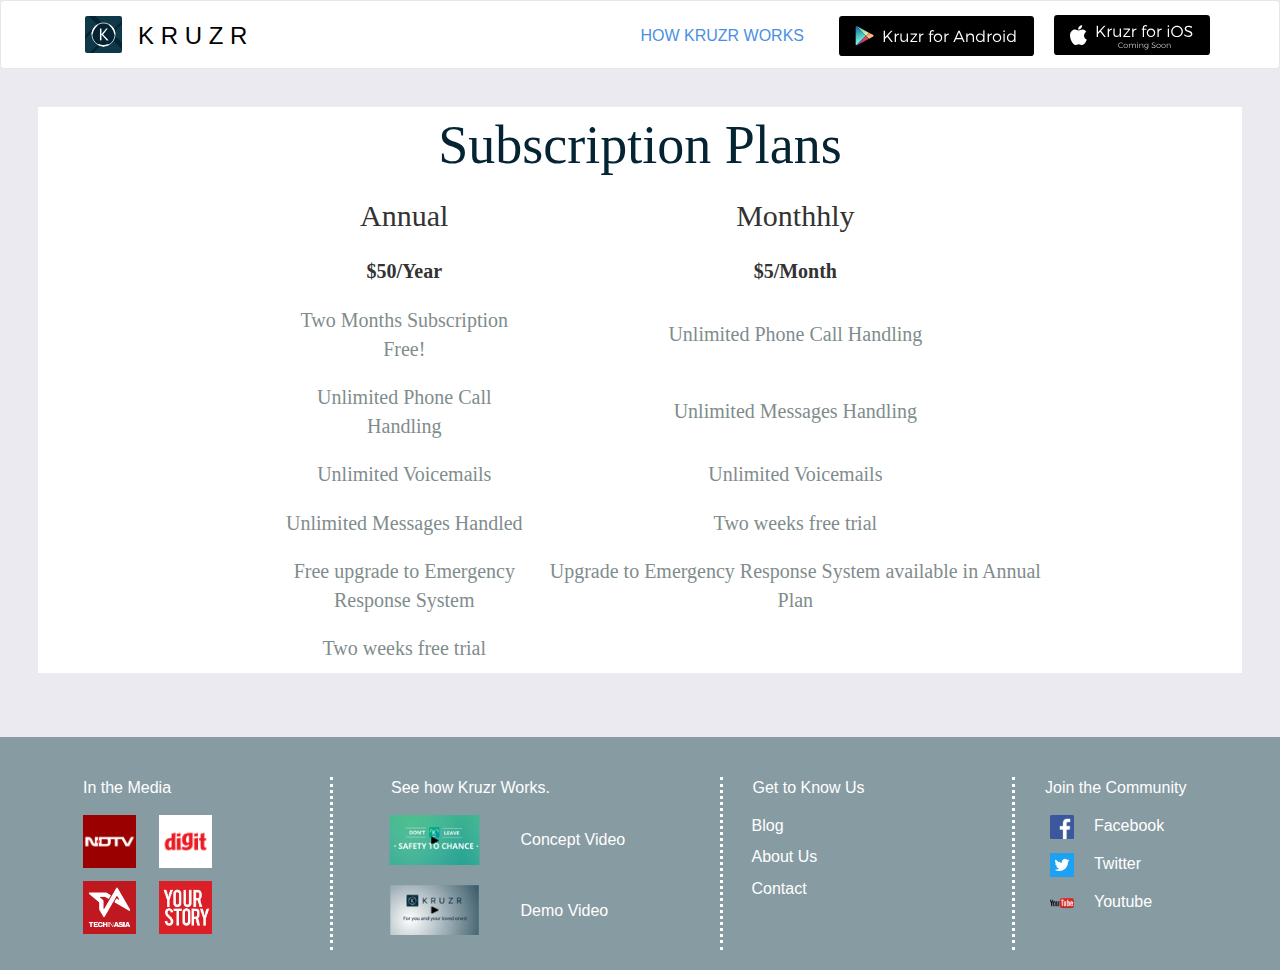
<file: plans.html>
<!DOCTYPE html>
<html>
	<head>
		<title>Kruzr Plans</title>
<meta name="description" content="Kruzr Terms and Conditions and Privacy Policy" />
<meta name="keywords" content="Kruzr, Safe Driving Assistant, Safe Driving App, Driving Assistant, Safe Driving App, Safe Driving, Road Safety App, Road Safety, Driving Safety, Road Safety Tips, Safe Driving Tips,  Safe Driving Assistant App" />
<meta https-equiv="Content-Type" content="text/html; charset=utf-8"/>
	<meta name="viewport" content="width=device-width, initial-scale=1.0">

		<meta name="google-site-verification" content="gFnBU_BToZTyNuYKbBhE-sWRZRnsbqTcGk3wXEjJwcw" />
		<meta charset="utf-8">
	  <meta name="viewport" content="width=device-width, initial-scale=1">
	  <meta name="description" content="Kruzr is a smart driving assistant mobile app. Eliminates distracted driving. Handles calls and messages intelligently. Drive Smart. Road Safety." />
	  <meta name="keywords" content="Smart Driving Assistant,Distracted driving app,Safe driving app,Safe Driving,Road Safety,Smart driving app,In-car assistant,Safe driving assistant app,Drive mode,Driving interface,digital co-driver,Smart driving,Safe Drive,Texting and driving,call blocker,caller id,personal assistant">
	  <META HTTP-EQUIV="CACHE-CONTROL" CONTENT="NO-CACHE">

			<!-- Favicons -->
			<link rel="shortcut icon" href="img/logo.svg">
			<link rel="kruzr-icon" sizes="60x60" href="img/logo.svg">
			<link rel="stylesheet" href="css/animate.css">
			<link rel="stylesheet" href="css/bootstrap.min.css">
			<link rel="stylesheet" href="css/kruzr-style.css">
			<link rel="stylesheet" href="css/mobile-styles.css?v=1">
			<link rel="stylesheet" href="css/miscellaneous-styles.css?v=1">
			<link rel="stylesheet" href="css/style.css" />
			<script src="js/jquery-1.12.1.min.js"></script>
			<script src="js/jquery-1.7.min.js"></script>
			<script src="js/jquery-2.2.4.min.js"></script>
			<script src="js/bootstrap.js"></script>



	      <!-- <link rel="stylesheet" type="text/css" href="css/style.css"> -->

	      <!-- Google Tag Manager -->
	      <script>(function(w,d,s,l,i){w[l]=w[l]||[];w[l].push({'gtm.start':
	      new Date().getTime(),event:'gtm.js'});var f=d.getElementsByTagName(s)[0],
	      j=d.createElement(s),dl=l!='dataLayer'?'&l='+l:'';j.async=true;j.src=
	      'https://www.googletagmanager.com/gtm.js?id='+i+dl;f.parentNode.insertBefore(j,f);
	      })(window,document,'script','dataLayer','GTM-WQ2V5J8');</script>
	      <!-- End Google Tag Manager -->

	      <!-- Facebook Pixel Code -->
	      	<script>
	      	!function(f,b,e,v,n,t,s){if(f.fbq)return;n=f.fbq=function(){n.callMethod?
	      	n.callMethod.apply(n,arguments):n.queue.push(arguments)};if(!f._fbq)f._fbq=n;
	      	n.push=n;n.loaded=!0;n.version='2.0';n.queue=[];t=b.createElement(e);t.async=!0;
	      	t.src=v;s=b.getElementsByTagName(e)[0];s.parentNode.insertBefore(t,s)}(window,
	      	document,'script','https://connect.facebook.net/en_US/fbevents.js');
	      	fbq('init', '673801936126494'); // Insert your pixel ID here.
	      	fbq('track', 'PageView');
	      	</script>
	      	<noscript><img height="1" width="1" style="display:none"
	      	src="https://www.facebook.com/tr?id=673801936126494&ev=PageView&noscript=1"
	      	/></noscript>

					<script type="text/javascript">
					  $(document).scroll(function(e){
					      var scrollTop = $(document).scrollTop();
					      if(scrollTop > 0){
					          // console.log(scrollTop);
					          $('.navbar').removeClass('navbar-static-top').addClass('navbar-fixed-top');
					      } else {
					          $('.navbar').removeClass('navbar-fixed-top').addClass('navbar-static-top');
					      }
					  });
		</script>

		<style type="text/css">
			.containerBox{
				background-color: #fff;
				margin: 3%;
			}
			.plansHeading{
			    font-family: WorkSans-Light;
			    font-size: 54px;
			    color: #042333;
			    letter-spacing: 0;
			    text-align: center
			}
			table{
				width: 100%;
				border-spacing:10%;	
			}
			th,td{
				font-family: WorkSans-Light;
				font-size: 30px;
				padding-top: 10px;
				padding-bottom: 10px;
				text-align: center;
				
			}
			.tdleft{
				padding-left: 20%;
				font-size: 20px;
				color: #7F8C8D;

			}
			.tdright{
				padding-right:15%;
				font-size: 20px;
				color: #7F8C8D;
			}
		</style>


	</head>
	<body >
		<!-- Navigation container -->
		<div class="nav-container-1" style="width:100%;">
			 <nav class="navbar navbar-default">
					<div class="container"  >
						 <div class="row"   style="padding-bottom:0;margin-bottom:0;">
								<!-- Footer Cont No. 1 -->
								<div class="col-md-3 col-sm-4">
									 <!-- Left contents -->
									 <ul class="nav navbar-nav navbar-left" style="float:left">
											<li>
												 <a href = "index.html"><img src="img/logo.svg" height="37" width="37" float="left" /></a>
											</li>
											<li>
												 <a href = "index.html" class="menu-kruzr"  style="text-align:left;float:middle;margin-top:10px; margin-left:-10%">K R U Z R</a>
											</li>
									 </ul>
								</div>
								<div class="col-md-9 col-sm-8">
									 <!-- right contents -->
									 <ul class="nav navbar-nav navbar-right" style="float:right">
											<!-- <li>
												 <a class="menu-titles" >  <p style="fletter-spacing:0;text-align:left;float:middle;padding-top:10px;">Our Impact</p>
													</a>
												 </li> -->
											<li>
												 <a  href="aboutkruzr.html" target="_blank" class="menu-titles" >
														<p style="letter-spacing:0;text-align:left;float:middle;padding-top:10px;color:#4a90e2">HOW KRUZR WORKS</p>
												 </a>
											</li>
											<li>
												 <a href="https://play.google.com/store/apps/details?id=co.kruzr.drivesafe&utm_source=website&utm_medium=banner&utm_campaign=about_menu&utm_content=fear" target="_blank">  <img src="img/kruzrandroid.svg" class="menu-download-icon"  align="left" style="float:middle;padding-bottom:5%;margin-left:5px;margin-right:10px;margin-top:0px;" />
												 </a>
											</li>
											<li>
												 <a>  <img src="img/kruzrios.svg" class="menu-download-icon"  align="left" style="float:middle;padding-bottom:5%;margin-left:-20px;margin-top:-1px;" />
												 </a>
											</li>
									 </ul>
								</div>
						 </div>
					</div>
			 </nav>
		</div>


		<div class="nav-container-mobile">
			<nav id="navbar-mobile" class="navbar navbar-default navbar-static-top" >

			                  <div class="navbar-brand">  <img src="img/logo.svg" width="28" height="28";> </div>
			                  <div class="navbar-brand" style="margin-left:-5%;margin-top:1.5%;">K R U Z R </div>


			            <button class="navbar-toggle" data-target=".navHeaderCollapse" data-toggle="collapse" style="border:0;">
			                <span class="sr-only">Toggle navigation</span>
			                <span class="icon-bar"></span>
			                <span class="icon-bar"></span>
			                <span class="icon-bar"></span>
			            </button>

			            <div class="collapse navbar-collapse navHeaderCollapse" style="width:100%">
			                 <ul class="nav navbar-nav navbar-left" >

			                      <li ><a href="mobile-index.html" class="manubar-text" href="#" >Home</a></li>
			                      <li ><a href ="aboutkruzr-mobile.html" class="manubar-text" href="#">How it Work</a></li>
			                      <li ><a href="https://play.google.com/store/apps/details?id=co.kruzr.drivesafe&utm_source=website&utm_medium=banner&utm_campaign=initial_landing_page&utm_content=fear" class="manubar-text" href="#">Get Kruzr</a></li>
			                      <li ><a href="https://blog.kruzr.co/" class="manubar-text" href="#">Blog</a></li>
			                      <li ><a href="mailto:contact@kruzr.co" class="manubar-text" href="#">Contact Us</a></li>
			                      <!-- <li ><a href="" class="manubar-text" href="#">About Us</a></li> -->

			                </ul>

			            </div>


			        <!-- Brand and toggle get grouped for better mobile display -->
			    </nav>
	  </div>
		<!-- End Navigation container -->



<div class="containerBox">
<p class="plansHeading">Subscription Plans</p>
<table>
	 <thead>
	 	<tr>
	 		<td style="padding-left: 20%;">Annual</td>
	 		<td style="padding-right: 15%;">Monthhly</td>
	 	</tr>
	 </thead>
	 <tbody>
	 	<tr>
	 		<td style="padding-left: 20%;font-size: 20px;"><b>$50/Year</b></td>
	 		<td style="padding-right: 15%;font-size: 20px;"><b>$5/Month</b></td>
	 	</tr>
	 	<tr>
	 		<td class="tdleft">Two Months Subscription Free!</td>
	 		<td class="tdright">Unlimited Phone Call Handling</td>
	 	</tr>
	 	<tr>
	 		<td class="tdleft">Unlimited Phone Call Handling</td>
	 		<td class="tdright">Unlimited Messages Handling</td>
	 	</tr>
	 	<tr>
	 		<td class="tdleft">Unlimited Voicemails</td>
	 		<td class="tdright">Unlimited Voicemails</td>
	 	</tr>
	 	<tr>
	 		<td class="tdleft">Unlimited Messages Handled</td>
	 		<td class="tdright">Two weeks free trial </td>
	 	</tr>
	 	<tr>
	 		<td class="tdleft">Free upgrade to Emergency Response System</td>
	 		<td class="tdright">Upgrade to Emergency Response System available in Annual Plan</td>
	 	</tr>
	 	<tr>
	 		<td class="tdleft">Two weeks free trial</td>
	 		<td class="tdright"></td>
	 	</tr>
	 </tbody>
</table>

</div>



	</div>
<div class="footer-desktop">
	<div class="footer center" style="width:100%; margin-top:5%" >
		 <div class="container" >
				<div class="row" style="display:inline-black"  style="padding-bottom:0;margin-bottom:0;">
					 <!-- Footer Cont No. 1 -->
					 <div class="col-md-3 col-sm-3">
							<div class="foot-sp"  >
								 <p class="foot-text-without-image" style="margin-left:5%">In the Media</p>
								 <div class="row" style="background:#879ba3;margin:5%;margin-left:5%" >
										<a href="http://www.ndtv.com/video/news/road-to-safety/iit-graduates-to-launch-road-safety-mobile-app-419250" target="_blank" >  <img src="img/ndtv.svg" height="53" width="53" align="left" />
										</a>
										<a href="http://geek.digit.in/2017/07/app-of-the-week-kruzr/" target="_blank" >  <img src="img/digit.svg" height="53" width="53" align="left" style="margin-left:10%" />
										</a>
										<!-- <a href="https://yourstory.com/2016/11/app-fridays-kruzr/" target="_blank" >  <img src="img/gadgetsnow.svg" height="53" width="53" align="left" style="margin-left:10%" />
											 </a> -->
								 </div>
								 <div class="row" style="background:#879ba3;margin:5%;margin-left:5%">
										<a href="https://www.techinasia.com/drive-phone-app-kruzr" target="_blank" >  <img src="img/tiasia.svg" height="53" width="53" align="left" />
										</a>
										<a href="https://yourstory.com/2016/11/app-fridays-kruzr/" target="_blank" >  <img src="img/yourstory.svg" height="53" width="53" align="left" style="margin-left:10%" />
										</a>
								 </div>
							</div>
					 </div>
					 <!-- Footer Cont No. 2 -->
					 <div class="col-md-4 col-sm-4">
							<div class="foot-sp" >
								 <p class="foot-text-without-image" style="margin-left:8%"> See how Kruzr Works.</p>
								 <div class="row" style="margin-right:2%">
										<a href="https://www.youtube.com/watch?v=JTr9Uo9dlR4" target="_blank" style="">  <img src="img/concept.svg" height="50" width="173" align="left"/>
										</a>
										<div style="padding-top:4%;padding-left:2%">
											 <a href="https://www.youtube.com/watch?v=JTr9Uo9dlR4" target="_blank" >
													<p class="foot-text" style="float:middle;" >   Concept Video</p>
											 </a>
										</div>
								 </div>
								 <div class="row" style="margin-right:2%;margin-top:5%">
										<a href="https://www.youtube.com/watch?v=BzRgNcOxxpE" target="_blank" style="">  <img src="img/howworks.svg" height="50" width="173" align="left"/>
										</a>
										<div style="padding-top:4%;padding-left:2%">
											 <a href="https://www.youtube.com/watch?v=BzRgNcOxxpE" target="_blank" >
													<p class="foot-text" style="float:middle;" >   Demo Video</p>
											 </a>
										</div>
								 </div>
								 <!-- <div class="row">
										<a href="aboutkruzr.html" target="_blank">  <p class="foot-text1"  > Read about how it works></p>
										</a>

										</div> -->
							</div>
					 </div>
					 <!-- Footer Cont No. 3 -->
					 <div class="col-md-3 col-sm-3">
							<div class="foot-sp" >
								 <p class="foot-text-without-image"> Get to Know Us</p>
								 <div class="row">
										<a href="https://blog.kruzr.co/" target="_blank" >
											 <p class="foot-text1" style="padding-bottom:3%;" > Blog </p>
										</a>
										<a href="https://blog.kruzr.co/" target="_blank" >
											 <p class="foot-text1" style="float:middle; padding-bottom:3%;" > About Us </p>
										</a>
										<a href="mailto:contact@kruzr.co" target="_blank" >
											 <p class="foot-text1" style="float:middle;padding-bottom:6%;" > Contact </p>
										</a>
								 </div>
							</div>
					 </div>
					 <!-- Footer Cont No. 4-->
					 <div class="col-md-2 col-sm-2" >
							<!-- <div class="foot-sp"  > -->
							<p class="foot-text-without-image"> Join the Community</p>
							<div class="row" style="margin-left:3%">
								 <a href="https://www.facebook.com/kruzrsmartdrive/" target="_blank">  <img src="img/fb.svg" height="24" width="24" align="left" />
								 </a>
								 <a href="https://www.facebook.com/kruzrsmartdrive/" target="_blank">
										<p class="foot-text" style="float:left;margin-left:20px" >   Facebook</p>
								 </a>
							</div>
							<div >
								 <div class="row" style="margin-left:3%">
										<a href="https://twitter.com/Kruzr_co" target="_blank">  <img src="img/twitter.svg" height="24" width="24" align="left"/>
										</a>
										<a href="https://twitter.com/Kruzr_co" target="_blank" >
											 <p class="foot-text" style="float:left;margin-left:20px" > Twitter</p>
										</a>
								 </div>
							</div>
							<div >
								 <div class="row" style="margin-left:3%">
										<a href="https://www.youtube.com/channel/UCLWOnoY7pHr0E72XwyULi_Q" target="_blank">  <img src="img/youtube.svg" height="24" width="24" align="left"/>
										</a>
										<a href="https://www.youtube.com/channel/UCLWOnoY7pHr0E72XwyULi_Q" target="_blank" >
											 <p class="foot-text" style="float:left;margin-left:20px" > Youtube</p>
										</a>
								 </div>
							</div>
					 </div>
				</div>
		 </div>
	</div>
</div>
	<div class="footer-mobile" style="height:100%" >
		<div class="container" >
			<!-- <div > -->
				<!-- Footer Cont No. 1 -->
				<div class="col-xs-12" >
						<p class="foot-text-without-image-mobile" > Kruzr in media</p>
							<div class="row" style="background:#879ba3;text-align:center" >

								<a href="http://www.ndtv.com/video/news/road-to-safety/iit-graduates-to-launch-road-safety-mobile-app-419250" target="_blank" >  <img src="img/ndtv.svg" class=" Kruzr-in-media-img" />
								</a>
								<a href="http://geek.digit.in/2017/07/app-of-the-week-kruzr/" target="_blank" >  <img src="img/digit.svg" class=" Kruzr-in-media-img"/>
								</a>
								<a href="https://www.techinasia.com/drive-phone-app-kruzr" target="_blank" >  <img src="img/tiasia.svg" class=" Kruzr-in-media-img" />
								</a>
								<a href="https://yourstory.com/2016/11/app-fridays-kruzr/" target="_blank" >  <img src="img/yourstory.svg" class=" Kruzr-in-media-img" />
								</a>
								<!-- <a href="https://yourstory.com/2016/11/app-fridays-kruzr/" target="_blank" >  <img src="img/gadgetsnow.svg" height="53" width="53" align="left" />
								</a> -->
							</div>

							<!-- <div class="row" style="background:#879ba3;margin-top:20px">class=" Kruzr-in-media-img" />
								</a>
								<a href="https://yourstory.com/2016/11/app-fridays-kruzr/" target="_blank" >  <img src="img/yourstory.svg" height="53" width="100" align="left" />
								</a>
						</div> -->



					<div class="flow_line-footer"></div>
			</div>
			 <!-- Footer Cont No. 1 -->
					<div class="col-xs-12" style="margin-top:10%" >
						<!-- <p class="foot-text-without-image-mobile"> See how Kruzr Works.</p> -->

							<!-- <div class="row" style="padding-bottom:3%;margin-right:2%">
								<a href="https://www.youtube.com/watch?v=JTr9Uo9dlR4" target="_blank" style="">  <img src="img/concept.svg" height="72" width="73" align="left"/>
								</a>
								<div style="padding-top:8%;padding-left:5%">
								<a href="https://www.youtube.com/watch?v=JTr9Uo9dlR4" target="_blank" >  <p class="foot-text" style="float:middle;" >   Concept Video</p>
								</a>
								</div>

							</div>
							<div class="row">
								<a href="aboutkruzr-mobile.html">  <p class="foot-text1-mobile"  > Read about how it works></p>
								</a>

							</div> -->
							<div class="row" style="padding-bottom:3%;margin-right:2%;margin-left:-11%">
								<a href="https://www.youtube.com/watch?v=JTr9Uo9dlR4" target="_blank" style="">  <img src="img/concept.svg" height="72" width="173" align="left"/>
								</a>
								<div style="padding-top:8%;padding-left:5%">
								<a href="https://www.youtube.com/watch?v=JTr9Uo9dlR4" target="_blank" >  <p class="foot-text1-mobile" style="float:middle;" >   Concept Video</p>
								</a>
								</div>

							</div>

							<div class="row" style="margin-right:2%;margin-top:5%; margin-left:-11%">
								<a href="https://www.youtube.com/watch?v=BzRgNcOxxpE" target="_blank" style="">  <img src="img/howworks.svg" height="72" width="173" align="left"/>
								</a>
								<div style="padding-top:8%;padding-left:5%">
								<a href="https://www.youtube.com/watch?v=BzRgNcOxxpE" target="_blank" >  <p class="foot-text1-mobile" style="float:middle;" >   Demo Video</p>
								</a>
								</div>

							</div>

										 <div class="flow_line-footer"></div>
									</div>
			<!-- Footer Cont No. 1 -->
					<div class="col-xs-12"style="margin-top:10%"  >

									<!-- <p class="foot-text-without-image-mobile"> Get to Know Us.</p> -->

							<div class="row">
								<a href="https://blog.kruzr.co/">  <p class="foot-text1-mobile" style="padding-bottom:3%;" > Blog </p>
								</a>
								<a href="https://blog.kruzr.co/">  <p class="foot-text1-mobile" style="float:middle; padding-bottom:3%;" > About Us</p>
								</a>
								<a href="mailto:contact@kruzr.co" target="_blank" >  <p class="foot-text1-mobile" style="float:middle;padding-bottom:6%;" > Contact </p>
								</a>
							</div>


										<div class="flow_line-footer" ></div>
									</div>
			<!-- Footer Cont No. 1 -->
					<div class="col-xs-12" style="margin-top:10%" >

					<!-- <p class="foot-text-without-image-mobile"> Join the Kruzr Community.</p> -->

							<div class="row" style="margin-bottom:10px">
								<a href="https://www.facebook.com/kruzrsmartdrive/" target="_blank">  <img src="img/fb.svg" height="24" width="24" align="left" padding="50" />
								</a>
								<a href="https://www.facebook.com/kruzrsmartdrive/" target="_blank">  <p class="foot-text1-mobile" style="float:left; margin-left:20px" > Facebook</p>
								</a>
							</div>

						<div >
							<div class="row" style="margin-bottom:10px">
								<a href="https://twitter.com/Kruzr_co" target="_blank">  <img src="img/twitter.svg" height="24" width="24" align="left"/>
								</a>
								<a href="https://twitter.com/Kruzr_co" target="_blank" >  <p class="foot-text1-mobile" style="float:left; margin-left:20px" > Twitter</p>
								</a>
							</div>
						</div>
						<div >
							<div class="row"  >
								<a href="https://www.youtube.com/channel/UCLWOnoY7pHr0E72XwyULi_Q" target="_blank">  <img src="img/youtube.svg" height="24" width="24" align="left"/>
								</a>
								<a href="https://www.youtube.com/channel/UCLWOnoY7pHr0E72XwyULi_Q" target="_blank" >  <p class="foot-text1-mobile" style="float:left; margin-left:20px" > Youtube</p>
								</a>
							</div>
						</div>
										<!-- <div class="flow_line-footer" style="text-align:middle;margin-left:15%"></div>
									</div> -->


				<!-- </div> -->
			</div>
		</div>
</div>

	<script type="text/javascript" src="js/plugins.js"></script>


		<script>
  (function(i,s,o,g,r,a,m){i['GoogleAnalyticsObject']=r;i[r]=i[r]||function(){
  (i[r].q=i[r].q||[]).push(arguments)},i[r].l=1*new Date();a=s.createElement(o),
  m=s.getElementsByTagName(o)[0];a.async=1;a.src=g;m.parentNode.insertBefore(a,m)
  })(window,document,'script','https://www.google-analytics.com/analytics.js','ga');

  ga('create', 'UA-82448462-1', 'auto');
  ga('send', 'pageview');

</script><script>
  (function(i,s,o,g,r,a,m){i['GoogleAnalyticsObject']=r;i[r]=i[r]||function(){
  (i[r].q=i[r].q||[]).push(arguments)},i[r].l=1*new Date();a=s.createElement(o),
  m=s.getElementsByTagName(o)[0];a.async=1;a.src=g;m.parentNode.insertBefore(a,m)
})(window,document,'script','https://www.google-analytics.com/analytics.js','ga');

  ga('create', 'UA-82448462-1', 'auto');
  ga('send', 'pageview');

</script>
	</body>
</html>
</file>
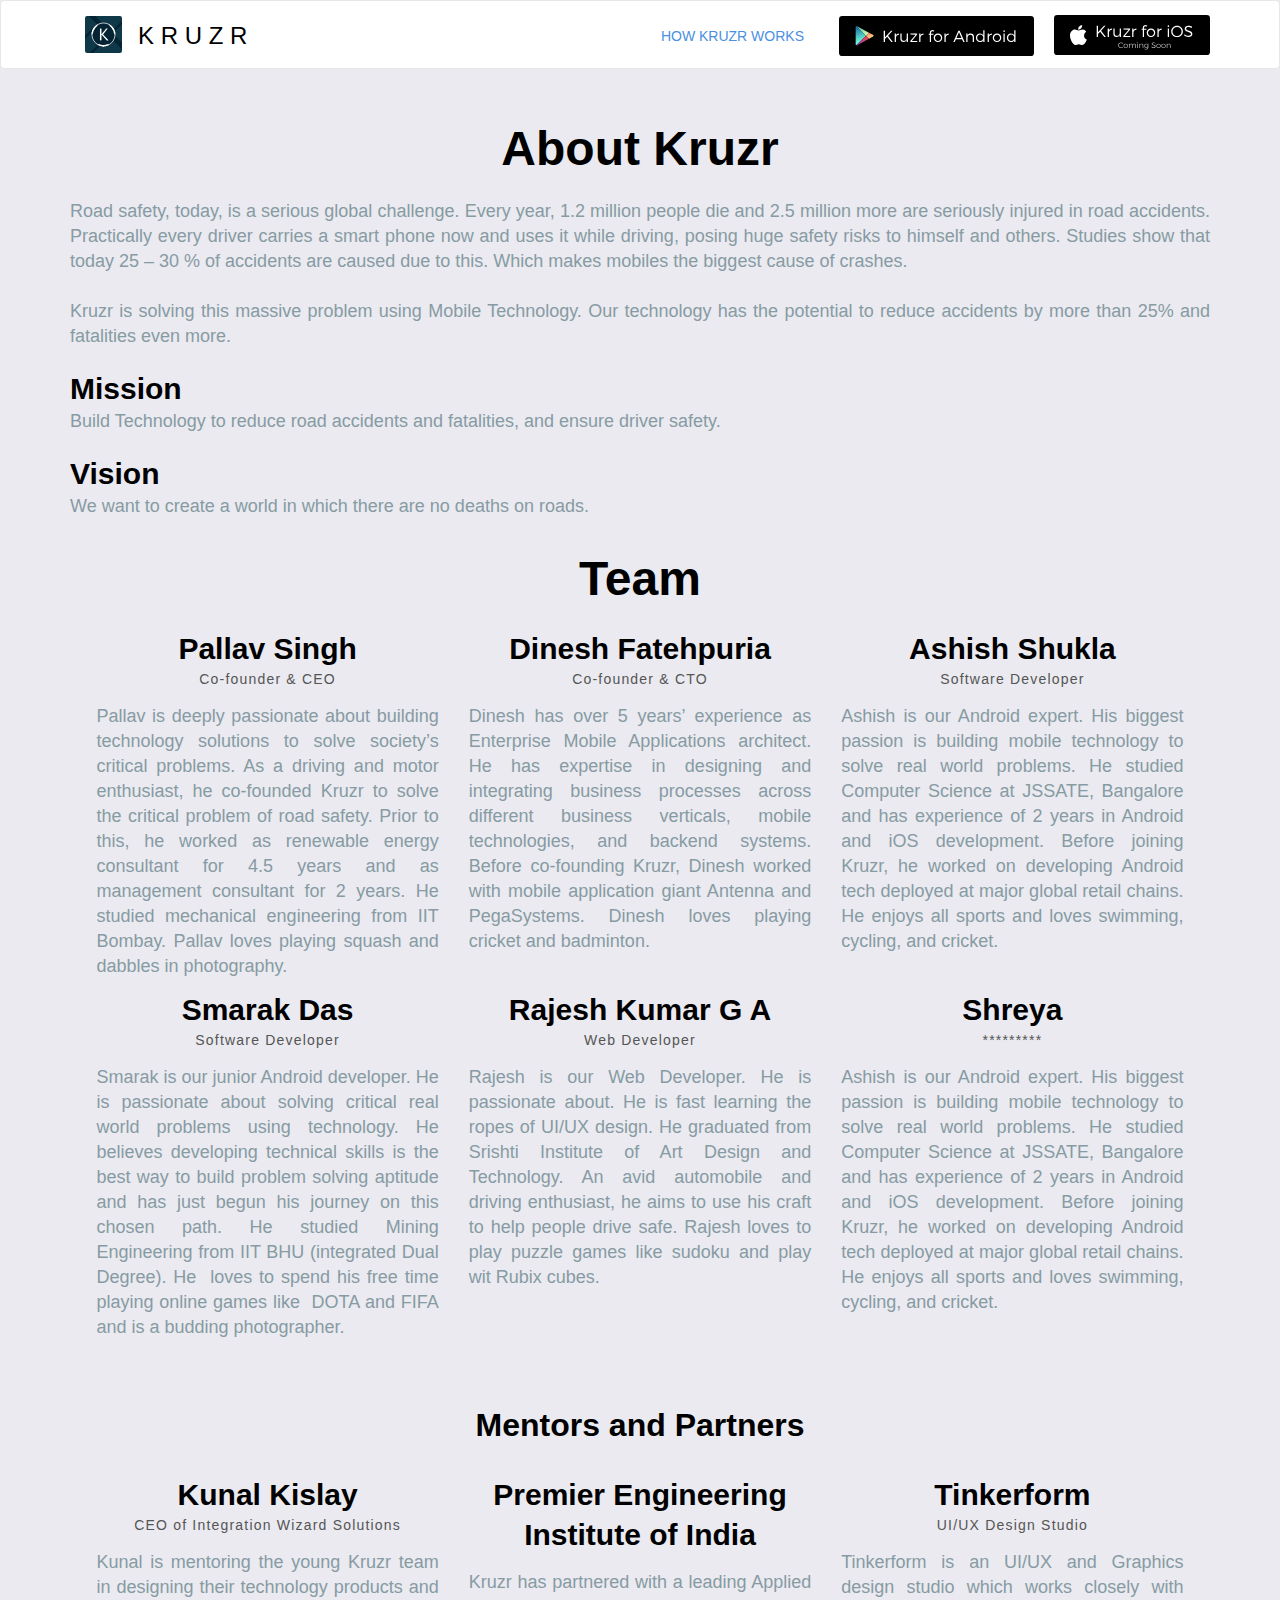
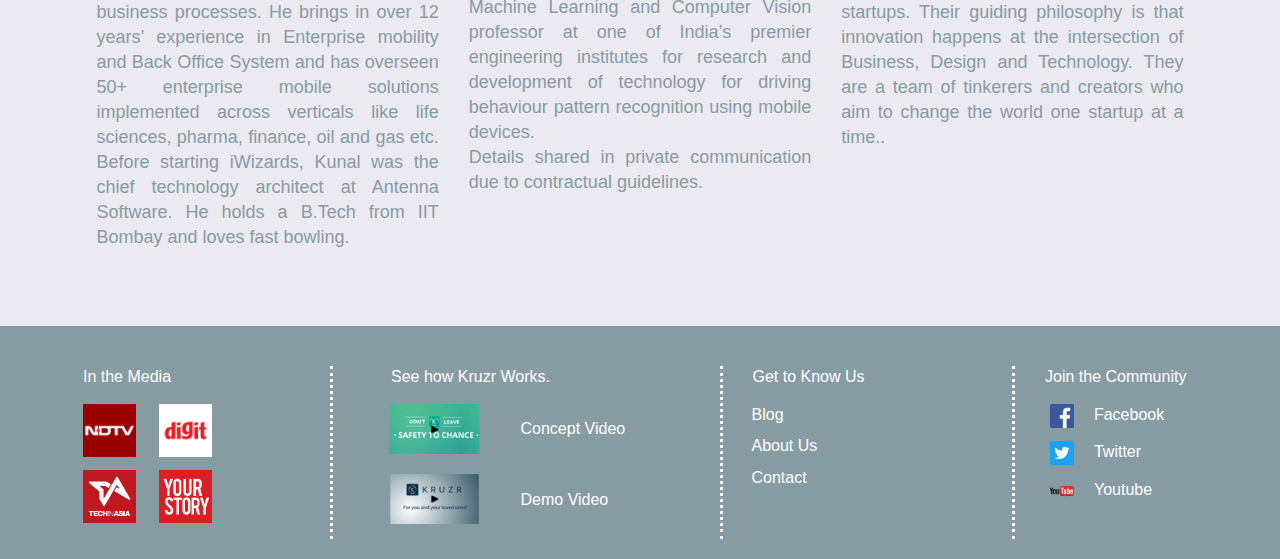
<file: team.html>
<!DOCTYPE html>
<html>
	<head>
		<title>Kruzr:About Us</title>
<meta name="description" content="Kruzr Terms and Conditions and Privacy Policy" />
<meta name="keywords" content="Kruzr, Safe Driving Assistant, Safe Driving App, Driving Assistant, Safe Driving App, Safe Driving, Road Safety App, Road Safety, Driving Safety, Road Safety Tips, Safe Driving Tips,  Safe Driving Assistant App" />
<meta https-equiv="Content-Type" content="text/html; charset=utf-8"/>
	<meta name="viewport" content="width=device-width, initial-scale=1.0">

		<meta name="google-site-verification" content="gFnBU_BToZTyNuYKbBhE-sWRZRnsbqTcGk3wXEjJwcw" />
		<meta charset="utf-8">
	  <meta name="viewport" content="width=device-width, initial-scale=1">
	  <meta name="description" content="Kruzr is a smart driving assistant mobile app. Eliminates distracted driving. Handles calls and messages intelligently. Drive Smart. Road Safety." />
	  <meta name="keywords" content="Smart Driving Assistant,Distracted driving app,Safe driving app,Safe Driving,Road Safety,Smart driving app,In-car assistant,Safe driving assistant app,Drive mode,Driving interface,digital co-driver,Smart driving,Safe Drive,Texting and driving,call blocker,caller id,personal assistant">
	  <META HTTP-EQUIV="CACHE-CONTROL" CONTENT="NO-CACHE">

			<!-- Favicons -->
			<link rel="shortcut icon" href="img/logo.svg">
			<link rel="kruzr-icon" sizes="60x60" href="img/logo.svg">
			<link rel="stylesheet" href="css/animate.css">
			<link rel="stylesheet" href="css/bootstrap.min.css">
			<link rel="stylesheet" href="css/kruzr-style.css">
			<link rel="stylesheet" href="css/mobile-styles.css?v=1">
			<link rel="stylesheet" href="css/miscellaneous-styles.css?v=1">
			<link rel="stylesheet" href="css/style.css" />
			<script src="js/jquery-1.12.1.min.js"></script>
			<script src="js/jquery-1.7.min.js"></script>
			<script src="js/jquery-2.2.4.min.js"></script>
			<script src="js/bootstrap.js"></script>



	      <!-- <link rel="stylesheet" type="text/css" href="css/style.css"> -->

	      <!-- Google Tag Manager -->
	      <script>(function(w,d,s,l,i){w[l]=w[l]||[];w[l].push({'gtm.start':
	      new Date().getTime(),event:'gtm.js'});var f=d.getElementsByTagName(s)[0],
	      j=d.createElement(s),dl=l!='dataLayer'?'&l='+l:'';j.async=true;j.src=
	      'https://www.googletagmanager.com/gtm.js?id='+i+dl;f.parentNode.insertBefore(j,f);
	      })(window,document,'script','dataLayer','GTM-WQ2V5J8');</script>
	      <!-- End Google Tag Manager -->

	      <!-- Facebook Pixel Code -->
	      	<script>
	      	!function(f,b,e,v,n,t,s){if(f.fbq)return;n=f.fbq=function(){n.callMethod?
	      	n.callMethod.apply(n,arguments):n.queue.push(arguments)};if(!f._fbq)f._fbq=n;
	      	n.push=n;n.loaded=!0;n.version='2.0';n.queue=[];t=b.createElement(e);t.async=!0;
	      	t.src=v;s=b.getElementsByTagName(e)[0];s.parentNode.insertBefore(t,s)}(window,
	      	document,'script','https://connect.facebook.net/en_US/fbevents.js');
	      	fbq('init', '673801936126494'); // Insert your pixel ID here.
	      	fbq('track', 'PageView');
	      	</script>
	      	<noscript><img height="1" width="1" style="display:none"
	      	src="https://www.facebook.com/tr?id=673801936126494&ev=PageView&noscript=1"
	      	/></noscript>

					<script type="text/javascript">
					  $(document).scroll(function(e){
					      var scrollTop = $(document).scrollTop();
					      if(scrollTop > 0){
					          // console.log(scrollTop);
					          $('.navbar').removeClass('navbar-static-top').addClass('navbar-fixed-top');
					      } else {
					          $('.navbar').removeClass('navbar-fixed-top').addClass('navbar-static-top');
					      }
					  });
		</script>




</script>

	</head>
	<body >
		<!-- Navigation container -->
		<div class="nav-container-1" style="width:100%;">
			 <nav class="navbar navbar-default">
					<div class="container"  >
						 <div class="row"   style="padding-bottom:0;margin-bottom:0;">
								<!-- Footer Cont No. 1 -->
								<div class="col-md-3 col-sm-4">
									 <!-- Left contents -->
									 <ul class="nav navbar-nav navbar-left" style="float:left">
											<li>
												 <a href = "index.html"><img src="img/logo.svg" height="37" width="37" float="left" /></a>
											</li>
											<li>
												 <a href = "index.html" class="menu-kruzr"  style="text-align:left;float:middle;margin-top:10px; margin-left:-10%">K R U Z R</a>
											</li>
									 </ul>
								</div>
								<div class="col-md-9 col-sm-8">
									 <!-- right contents -->
									 <ul class="nav navbar-nav navbar-right" style="float:right">
											<!-- <li>
												 <a class="menu-titles" >  <p style="fletter-spacing:0;text-align:left;float:middle;padding-top:10px;">Our Impact</p>
													</a>
												 </li> -->
											<li>
												 <a  href="aboutkruzr.html" target="_blank" class="menu-titles" >
														<p style="letter-spacing:0;text-align:left;float:middle;padding-top:10px;color:#4a90e2;font-size:14px;">HOW KRUZR WORKS</p>
												 </a>
											</li>
											<li>
												 <a href="https://play.google.com/store/apps/details?id=co.kruzr.drivesafe&utm_source=website&utm_medium=banner&utm_campaign=about_menu&utm_content=fear" target="_blank">  <img src="img/kruzrandroid.svg" class="menu-download-icon"  align="left" style="float:middle;padding-bottom:5%;margin-left:5px;margin-right:10px;margin-top:0px;" />
												 </a>
											</li>
											<li>
												 <a>  <img src="img/kruzrios.svg" class="menu-download-icon"  align="left" style="float:middle;padding-bottom:5%;margin-left:-20px;margin-top:-1px;" />
												 </a>
											</li>
									 </ul>
								</div>
						 </div>
					</div>
			 </nav>
		</div>


		<div class="nav-container-mobile">
			<nav id="navbar-mobile" class="navbar navbar-default navbar-static-top" >

			                  <div class="navbar-brand">  <img src="img/logo.svg" width="28" height="28";> </div>
			                  <div class="navbar-brand" style="margin-left:-5%;margin-top:1.5%;">K R U Z R </div>


			            <button class="navbar-toggle" data-target=".navHeaderCollapse" data-toggle="collapse" style="border:0;">
			                <span class="sr-only">Toggle navigation</span>
			                <span class="icon-bar"></span>
			                <span class="icon-bar"></span>
			                <span class="icon-bar"></span>
			            </button>

			            <div class="collapse navbar-collapse navHeaderCollapse" style="width:100%">
			                 <ul class="nav navbar-nav navbar-left" >

			                      <li ><a href="mobile-index.html" class="manubar-text" href="#" >Home</a></li>
			                      <li ><a href ="aboutkruzr-mobile.html" class="manubar-text" href="#">How it Work</a></li>
			                      <li ><a href="https://play.google.com/store/apps/details?id=co.kruzr.drivesafe&utm_source=website&utm_medium=banner&utm_campaign=initial_landing_page&utm_content=fear" class="manubar-text" href="#">Get Kruzr</a></li>
			                      <li ><a href="https://blog.kruzr.co/" class="manubar-text" href="#">Blog</a></li>
			                      <li ><a href="mailto:contact@kruzr.co" class="manubar-text" href="#">Contact Us</a></li>
			                      <!-- <li ><a href="" class="manubar-text" href="#">About Us</a></li> -->

			                </ul>

			            </div>


			        <!-- Brand and toggle get grouped for better mobile display -->
			    </nav>
	  </div>
		<!-- End Navigation container -->



<div class="container";>
		<h2 class="title-text" style="margin-top:30px;margin-bottom:20px;">About Kruzr</h2>

		<div class="paragraph" style="margin-top:15px;text-align:justify;">Road safety, today, is a serious global challenge. Every year, 1.2 million people die and 2.5 million more are seriously injured in road accidents. Practically every driver carries a smart phone now and uses it while driving, posing huge safety risks to himself and others. Studies show that today 25 &ndash; 30 % of accidents are caused due to this. Which makes mobiles the biggest cause of crashes.&nbsp;<br /><br />&#8203;<span>Kruzr is solving this massive problem using Mobile Technology. Our technology has the potential to reduce accidents by more than 25% and fatalities even more. &nbsp;</span>
		</div>
		<h2 class="subtitle-text" style="text-align:justify;margin-top:20px;">Mission</h2>
		<div class="paragraph">Build Technology to reduce road accidents and fatalities, and ensure driver safety.</div>
		<h2 class="subtitle-text" style="text-align:justify;margin-top:20px;">Vision</h2>
		<div class="paragraph">We want to create a world in which there are no deaths on roads.</div>

		<h2 class="title-text" style="margin-top:30px;margin-bottom:20px;">Team</h2>

		<div class="row" style="margin:1%;">
	    <div class="col-sm-4" style="">
				<h3 class="subtitle-text">Pallav Singh</h3>
				<p>Co-founder &amp; CEO</p>
				<p class="paragraph" style="text-align:justify;margin-top:15px;">Pallav is deeply passionate about building technology solutions to solve society&rsquo;s critical problems. As a driving and motor enthusiast, he co-founded Kruzr to solve the critical problem of road safety. Prior to this, he worked as renewable energy consultant for 4.5 years and as management consultant for 2 years. He studied mechanical engineering from IIT Bombay. Pallav loves playing squash and dabbles in photography.</p>

			</div>
	    <div class="col-sm-4" style="">
				<h3 class="subtitle-text">Dinesh Fatehpuria</h3>
				<p>Co-founder &amp; CTO</p>
				<p class="paragraph" style="text-align:justify;margin-top:15px;" >Dinesh has over 5 years&rsquo; experience as Enterprise Mobile Applications architect. He has expertise in designing and integrating business processes across different business verticals, mobile technologies, and backend systems. Before co-founding Kruzr, Dinesh worked with mobile application giant Antenna and PegaSystems. Dinesh loves playing cricket and badminton.</p>
			</div>
	    <div class="col-sm-4" style="">
				<h3 class="subtitle-text">Ashish Shukla</h3>
				<p>Software Developer</p>
				<p class="paragraph" style="text-align:justify;margin-top:15px;">Ashish is our Android expert. His biggest passion is building mobile technology to solve real world problems. He studied Computer Science at JSSATE, Bangalore and has experience of 2 years in Android and iOS development. Before joining Kruzr, he worked on developing Android tech deployed at major global retail chains. He enjoys all sports and loves swimming, cycling, and cricket.</p>
			</div>
  	</div>

		<div class="row" style="margin:1%;">
	    <div class="col-sm-4" style="">
				<h3 class="subtitle-text">Smarak Das</h3>
				<p>Software Developer</p>
				<p class="paragraph" style="text-align:justify;margin-top:15px;">Smarak is our junior Android developer. He is passionate about solving critical real world problems using technology. He believes developing technical skills is the best way to build problem solving aptitude and has just begun his journey on this chosen path.&nbsp;He studied&nbsp;Mining Engineering from IIT BHU (integrated Dual Degree). He&nbsp;&nbsp;loves to spend his free time playing online games like&nbsp;&nbsp;DOTA and FIFA and is a budding photographer.</p>

			</div>
	    <div class="col-sm-4" style="">
				<h3 class="subtitle-text">Rajesh Kumar G A</h3>
				<p>Web Developer</p>
				<p class="paragraph" style="text-align:justify;margin-top:15px;" >Rajesh is our Web Developer. He is passionate about. He is fast learning the ropes of UI/UX design. He graduated from Srishti Institute of Art Design and Technology. An avid automobile and driving enthusiast, he aims to use his craft to help people drive safe. Rajesh loves to play puzzle games like sudoku and play wit Rubix cubes.&#8203;</p>
			</div>
	    <div class="col-sm-4" style="">
				<h3 class="subtitle-text">Shreya</h3>
				<p>*********</p>
				<p class="paragraph" style="text-align:justify;margin-top:15px;">Ashish is our Android expert. His biggest passion is building mobile technology to solve real world problems. He studied Computer Science at JSSATE, Bangalore and has experience of 2 years in Android and iOS development. Before joining Kruzr, he worked on developing Android tech deployed at major global retail chains. He enjoys all sports and loves swimming, cycling, and cricket.</p>
			</div>
  	</div>

		<h2 class="title-text" style="margin-top:50px;margin-bottom:20px;"><font size="6">Mentors and Partners</font></h2>
		<div class="row" style="margin:1%;">
	    <div class="col-sm-4" style="">
				<h3 class="subtitle-text">Kunal Kislay</h3>
				<p>CEO of Integration Wizard Solutions</p>
				<p class="paragraph" style="text-align:justify;margin-top:15px;">Kunal is mentoring the young Kruzr team in designing their technology products and business processes. He brings in over 12 years&rsquo; experience in Enterprise mobility and Back Office System and has overseen 50+ enterprise mobile solutions implemented across verticals like life sciences, pharma, finance, oil and gas etc. Before starting iWizards, Kunal was the chief technology architect at Antenna Software. He holds a B.Tech from IIT Bombay and loves fast bowling.</p>

			</div>
	    <div class="col-sm-4" style="">
				<h3 class="subtitle-text">Premier Engineering Institute of India</h3>

				<p class="paragraph" style="text-align:justify;margin-top:15px;" >Kruzr has partnered with a leading Applied Machine Learning and Computer Vision professor at one of India&rsquo;s premier engineering institutes for research and development of technology for driving behaviour pattern recognition using mobile devices.<br />Details shared in private communication due to contractual guidelines.&nbsp;&#8203;</p>
			</div>
	    <div class="col-sm-4" style="">
				<h3 class="subtitle-text">Tinkerform</h3>
				<p>UI/UX Design Studio</p>
				<p class="paragraph" style="text-align:justify;margin-top:15px;">Tinkerform is an UI/UX and Graphics design studio which works closely with startups. Their guiding philosophy is that innovation happens at the intersection of Business, Design and Technology. They are a team of tinkerers and creators who aim to change the world one startup at a time.&#8203;.</p>
			</div>
  	</div>

</div>



	</div>
<div class="footer-desktop">
	<div class="footer center" style="width:100%; margin-top:5%" >
		 <div class="container" >
				<div class="row" style="display:inline-black"  style="padding-bottom:0;margin-bottom:0;">
					 <!-- Footer Cont No. 1 -->
					 <div class="col-md-3 col-sm-3">
							<div class="foot-sp"  >
								 <p class="foot-text-without-image" style="margin-left:5%">In the Media</p>
								 <div class="row" style="background:#879ba3;margin:5%;margin-left:5%" >
										<a href="http://www.ndtv.com/video/news/road-to-safety/iit-graduates-to-launch-road-safety-mobile-app-419250" target="_blank" >  <img src="img/ndtv.svg" height="53" width="53" align="left" />
										</a>
										<a href="http://geek.digit.in/2017/07/app-of-the-week-kruzr/" target="_blank" >  <img src="img/digit.svg" height="53" width="53" align="left" style="margin-left:10%" />
										</a>
										<!-- <a href="https://yourstory.com/2016/11/app-fridays-kruzr/" target="_blank" >  <img src="img/gadgetsnow.svg" height="53" width="53" align="left" style="margin-left:10%" />
											 </a> -->
								 </div>
								 <div class="row" style="background:#879ba3;margin:5%;margin-left:5%">
										<a href="https://www.techinasia.com/drive-phone-app-kruzr" target="_blank" >  <img src="img/tiasia.svg" height="53" width="53" align="left" />
										</a>
										<a href="https://yourstory.com/2016/11/app-fridays-kruzr/" target="_blank" >  <img src="img/yourstory.svg" height="53" width="53" align="left" style="margin-left:10%" />
										</a>
								 </div>
							</div>
					 </div>
					 <!-- Footer Cont No. 2 -->
					 <div class="col-md-4 col-sm-4">
							<div class="foot-sp" >
								 <p class="foot-text-without-image" style="margin-left:8%"> See how Kruzr Works.</p>
								 <div class="row" style="margin-right:2%">
										<a href="https://www.youtube.com/watch?v=JTr9Uo9dlR4" target="_blank" style="">  <img src="img/concept.svg" height="50" width="173" align="left"/>
										</a>
										<div style="padding-top:4%;padding-left:2%">
											 <a href="https://www.youtube.com/watch?v=JTr9Uo9dlR4" target="_blank" >
													<p class="foot-text" style="float:middle;" >   Concept Video</p>
											 </a>
										</div>
								 </div>
								 <div class="row" style="margin-right:2%;margin-top:5%">
										<a href="https://www.youtube.com/watch?v=BzRgNcOxxpE" target="_blank" style="">  <img src="img/howworks.svg" height="50" width="173" align="left"/>
										</a>
										<div style="padding-top:4%;padding-left:2%">
											 <a href="https://www.youtube.com/watch?v=BzRgNcOxxpE" target="_blank" >
													<p class="foot-text" style="float:middle;" >   Demo Video</p>
											 </a>
										</div>
								 </div>
								 <!-- <div class="row">
										<a href="aboutkruzr.html" target="_blank">  <p class="foot-text1"  > Read about how it works></p>
										</a>

										</div> -->
							</div>
					 </div>
					 <!-- Footer Cont No. 3 -->
					 <div class="col-md-3 col-sm-3">
							<div class="foot-sp" >
								 <p class="foot-text-without-image"> Get to Know Us</p>
								 <div class="row">
										<a href="https://blog.kruzr.co/" target="_blank" >
											 <p class="foot-text1" style="padding-bottom:3%;" > Blog </p>
										</a>
										<a href="https://blog.kruzr.co/" target="_blank" >
											 <p class="foot-text1" style="float:middle; padding-bottom:3%;" > About Us </p>
										</a>
										<a href="mailto:contact@kruzr.co" target="_blank" >
											 <p class="foot-text1" style="float:middle;padding-bottom:6%;" > Contact </p>
										</a>
								 </div>
							</div>
					 </div>
					 <!-- Footer Cont No. 4-->
					 <div class="col-md-2 col-sm-2" >
							<!-- <div class="foot-sp"  > -->
							<p class="foot-text-without-image"> Join the Community</p>
							<div class="row" style="margin-left:3%">
								 <a href="https://www.facebook.com/kruzrsmartdrive/" target="_blank">  <img src="img/fb.svg" height="24" width="24" align="left" />
								 </a>
								 <a href="https://www.facebook.com/kruzrsmartdrive/" target="_blank">
										<p class="foot-text" style="float:left;margin-left:20px" >   Facebook</p>
								 </a>
							</div>
							<div >
								 <div class="row" style="margin-left:3%">
										<a href="https://twitter.com/Kruzr_co" target="_blank">  <img src="img/twitter.svg" height="24" width="24" align="left"/>
										</a>
										<a href="https://twitter.com/Kruzr_co" target="_blank" >
											 <p class="foot-text" style="float:left;margin-left:20px" > Twitter</p>
										</a>
								 </div>
							</div>
							<div >
								 <div class="row" style="margin-left:3%">
										<a href="https://www.youtube.com/channel/UCLWOnoY7pHr0E72XwyULi_Q" target="_blank">  <img src="img/youtube.svg" height="24" width="24" align="left"/>
										</a>
										<a href="https://www.youtube.com/channel/UCLWOnoY7pHr0E72XwyULi_Q" target="_blank" >
											 <p class="foot-text" style="float:left;margin-left:20px" > Youtube</p>
										</a>
								 </div>
							</div>
					 </div>
				</div>
		 </div>
	</div>
</div>
	<div class="footer-mobile" style="height:100%" >
		<div class="container" >
			<!-- <div > -->
				<!-- Footer Cont No. 1 -->
				<div class="col-xs-12" >
						<p class="foot-text-without-image-mobile" > Kruzr in media</p>
							<div class="row" style="background:#879ba3;text-align:center" >

								<a href="http://www.ndtv.com/video/news/road-to-safety/iit-graduates-to-launch-road-safety-mobile-app-419250" target="_blank" >  <img src="img/ndtv.svg" class=" Kruzr-in-media-img" />
								</a>
								<a href="http://geek.digit.in/2017/07/app-of-the-week-kruzr/" target="_blank" >  <img src="img/digit.svg" class=" Kruzr-in-media-img"/>
								</a>
								<a href="https://www.techinasia.com/drive-phone-app-kruzr" target="_blank" >  <img src="img/tiasia.svg" class=" Kruzr-in-media-img" />
								</a>
								<a href="https://yourstory.com/2016/11/app-fridays-kruzr/" target="_blank" >  <img src="img/yourstory.svg" class=" Kruzr-in-media-img" />
								</a>
								<!-- <a href="https://yourstory.com/2016/11/app-fridays-kruzr/" target="_blank" >  <img src="img/gadgetsnow.svg" height="53" width="53" align="left" />
								</a> -->
							</div>

							<!-- <div class="row" style="background:#879ba3;margin-top:20px">class=" Kruzr-in-media-img" />
								</a>
								<a href="https://yourstory.com/2016/11/app-fridays-kruzr/" target="_blank" >  <img src="img/yourstory.svg" height="53" width="100" align="left" />
								</a>
						</div> -->



					<div class="flow_line-footer"></div>
			</div>
			 <!-- Footer Cont No. 1 -->
					<div class="col-xs-12" style="margin-top:10%" >
						<!-- <p class="foot-text-without-image-mobile"> See how Kruzr Works.</p> -->

							<!-- <div class="row" style="padding-bottom:3%;margin-right:2%">
								<a href="https://www.youtube.com/watch?v=JTr9Uo9dlR4" target="_blank" style="">  <img src="img/concept.svg" height="72" width="73" align="left"/>
								</a>
								<div style="padding-top:8%;padding-left:5%">
								<a href="https://www.youtube.com/watch?v=JTr9Uo9dlR4" target="_blank" >  <p class="foot-text" style="float:middle;" >   Concept Video</p>
								</a>
								</div>

							</div>
							<div class="row">
								<a href="aboutkruzr-mobile.html">  <p class="foot-text1-mobile"  > Read about how it works></p>
								</a>

							</div> -->
							<div class="row" style="padding-bottom:3%;margin-right:2%;margin-left:-11%">
								<a href="https://www.youtube.com/watch?v=JTr9Uo9dlR4" target="_blank" style="">  <img src="img/concept.svg" height="72" width="173" align="left"/>
								</a>
								<div style="padding-top:8%;padding-left:5%">
								<a href="https://www.youtube.com/watch?v=JTr9Uo9dlR4" target="_blank" >  <p class="foot-text1-mobile" style="float:middle;" >   Concept Video</p>
								</a>
								</div>

							</div>

							<div class="row" style="margin-right:2%;margin-top:5%; margin-left:-11%">
								<a href="https://www.youtube.com/watch?v=BzRgNcOxxpE" target="_blank" style="">  <img src="img/howworks.svg" height="72" width="173" align="left"/>
								</a>
								<div style="padding-top:8%;padding-left:5%">
								<a href="https://www.youtube.com/watch?v=BzRgNcOxxpE" target="_blank" >  <p class="foot-text1-mobile" style="float:middle;" >   Demo Video</p>
								</a>
								</div>

							</div>

										 <div class="flow_line-footer"></div>
									</div>
			<!-- Footer Cont No. 1 -->
					<div class="col-xs-12"style="margin-top:10%"  >

									<!-- <p class="foot-text-without-image-mobile"> Get to Know Us.</p> -->

							<div class="row">
								<a href="https://blog.kruzr.co/">  <p class="foot-text1-mobile" style="padding-bottom:3%;" > Blog </p>
								</a>
								<a href="https://blog.kruzr.co/">  <p class="foot-text1-mobile" style="float:middle; padding-bottom:3%;" > About Us</p>
								</a>
								<a href="mailto:contact@kruzr.co" target="_blank" >  <p class="foot-text1-mobile" style="float:middle;padding-bottom:6%;" > Contact </p>
								</a>
							</div>


										<div class="flow_line-footer" ></div>
									</div>
			<!-- Footer Cont No. 1 -->
					<div class="col-xs-12" style="margin-top:10%" >

					<!-- <p class="foot-text-without-image-mobile"> Join the Kruzr Community.</p> -->

							<div class="row" style="margin-bottom:10px">
								<a href="https://www.facebook.com/kruzrsmartdrive/" target="_blank">  <img src="img/fb.svg" height="24" width="24" align="left" padding="50" />
								</a>
								<a href="https://www.facebook.com/kruzrsmartdrive/" target="_blank">  <p class="foot-text1-mobile" style="float:left; margin-left:20px" > Facebook</p>
								</a>
							</div>

						<div >
							<div class="row" style="margin-bottom:10px">
								<a href="https://twitter.com/Kruzr_co" target="_blank">  <img src="img/twitter.svg" height="24" width="24" align="left"/>
								</a>
								<a href="https://twitter.com/Kruzr_co" target="_blank" >  <p class="foot-text1-mobile" style="float:left; margin-left:20px" > Twitter</p>
								</a>
							</div>
						</div>
						<div >
							<div class="row"  >
								<a href="https://www.youtube.com/channel/UCLWOnoY7pHr0E72XwyULi_Q" target="_blank">  <img src="img/youtube.svg" height="24" width="24" align="left"/>
								</a>
								<a href="https://www.youtube.com/channel/UCLWOnoY7pHr0E72XwyULi_Q" target="_blank" >  <p class="foot-text1-mobile" style="float:left; margin-left:20px" > Youtube</p>
								</a>
							</div>
						</div>
										<!-- <div class="flow_line-footer" style="text-align:middle;margin-left:15%"></div>
									</div> -->


				<!-- </div> -->
			</div>
		</div>
</div>

	<script type="text/javascript" src="js/plugins.js"></script>
	<script>
		(function(i,s,o,g,r,a,m){i['GoogleAnalyticsObject']=r;i[r]=i[r]||function(){
		(i[r].q=i[r].q||[]).push(arguments)},i[r].l=1*new Date();a=s.createElement(o),
		m=s.getElementsByTagName(o)[0];a.async=1;a.src=g;m.parentNode.insertBefore(a,m)
		})(window,document,'script','https://www.google-analytics.com/analytics.js','ga');

		ga('create', 'UA-103998989-1', 'auto');
		ga('send', 'pageview');

	</script>

	</body>
</html>
</file>
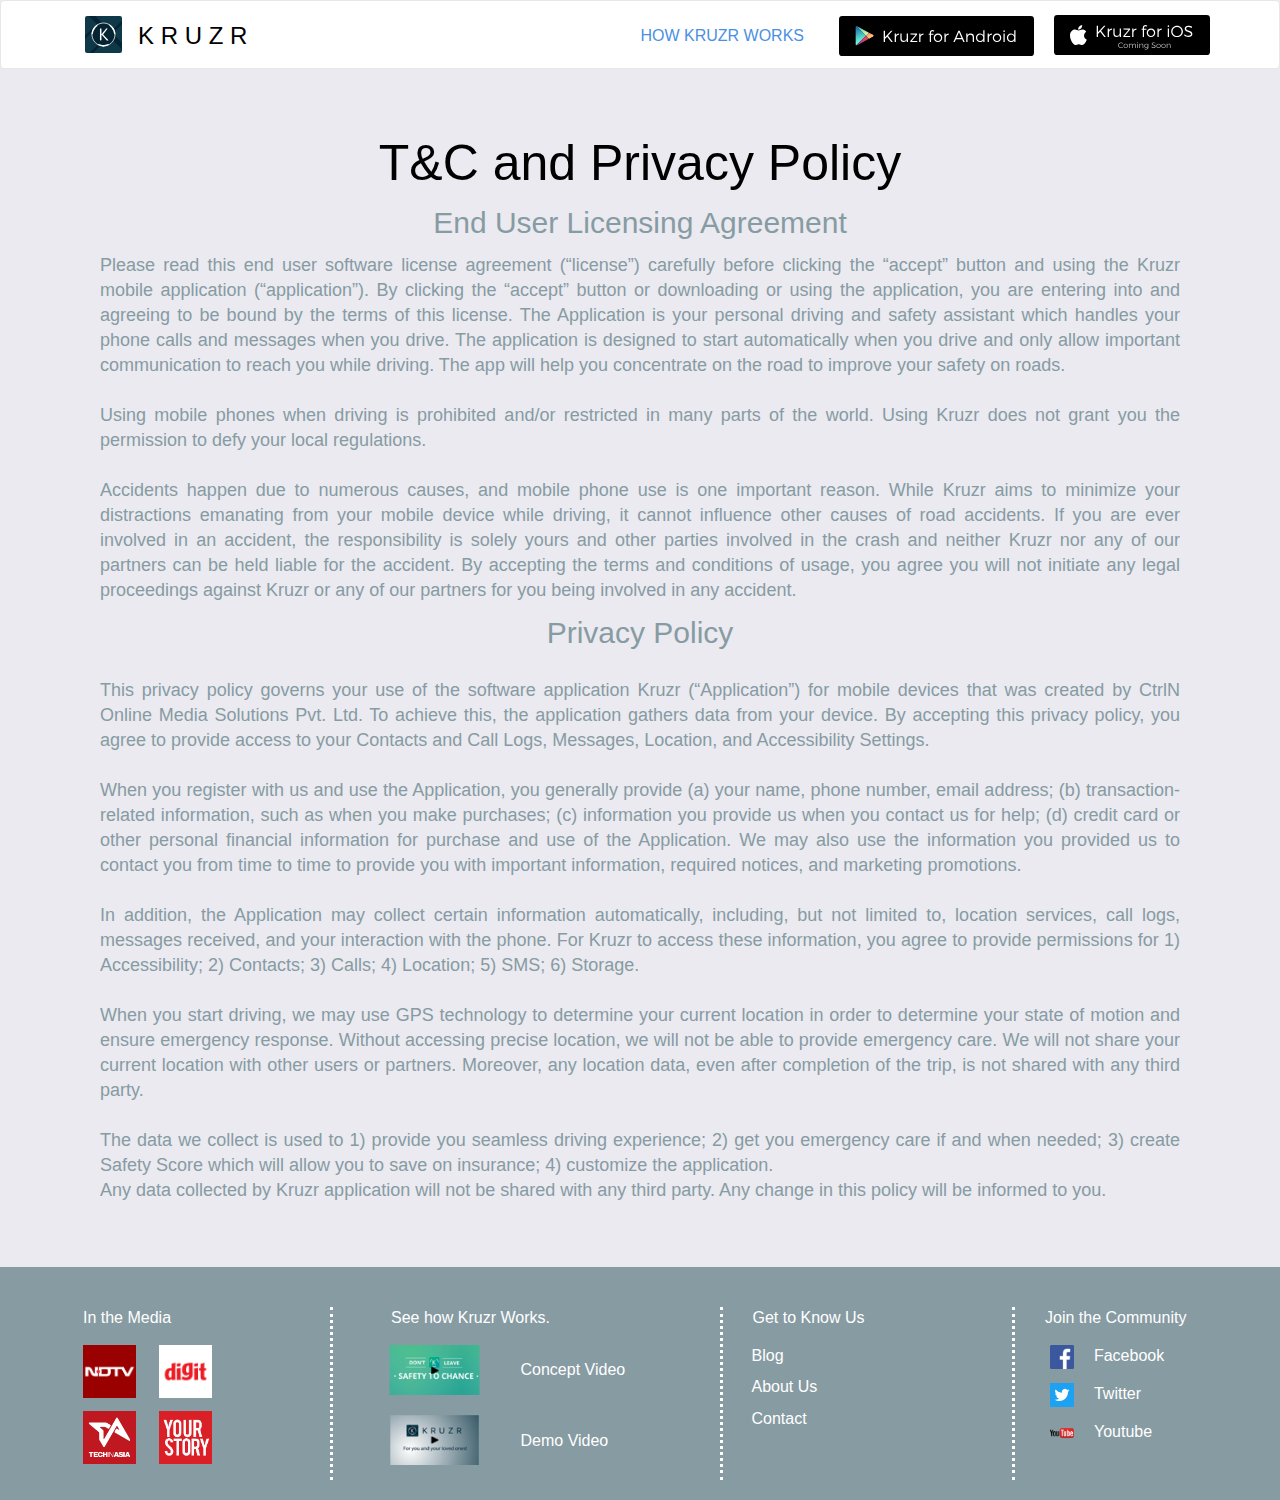
<file: tnc.html>
<!DOCTYPE html>
<html>
	<head>
		<title>TnC - Kruzr: Smart Driving Assistant</title>
<meta name="description" content="Kruzr Terms and Conditions and Privacy Policy" />
<meta name="keywords" content="Kruzr, Safe Driving Assistant, Safe Driving App, Driving Assistant, Safe Driving App, Safe Driving, Road Safety App, Road Safety, Driving Safety, Road Safety Tips, Safe Driving Tips,  Safe Driving Assistant App" />
<meta https-equiv="Content-Type" content="text/html; charset=utf-8"/>
	<meta name="viewport" content="width=device-width, initial-scale=1.0">

		<meta name="google-site-verification" content="gFnBU_BToZTyNuYKbBhE-sWRZRnsbqTcGk3wXEjJwcw" />
		<meta charset="utf-8">
	  <meta name="viewport" content="width=device-width, initial-scale=1">
	  <meta name="description" content="Kruzr is a smart driving assistant mobile app. Eliminates distracted driving. Handles calls and messages intelligently. Drive Smart. Road Safety." />
	  <meta name="keywords" content="Smart Driving Assistant,Distracted driving app,Safe driving app,Safe Driving,Road Safety,Smart driving app,In-car assistant,Safe driving assistant app,Drive mode,Driving interface,digital co-driver,Smart driving,Safe Drive,Texting and driving,call blocker,caller id,personal assistant">
	  <META HTTP-EQUIV="CACHE-CONTROL" CONTENT="NO-CACHE">

			<!-- Favicons -->
			<!-- Favicons -->
			<!-- <link rel="shortcut icon" type="image/x-icon" href="img/logo.svg"> -->
			<link rel="shortcut icon" href="img/favicon.ico">
			<link rel="icon" sizes="16x16 32x32 64x64" href="img/favicon.ico">
			<link rel="icon" type="image/png" sizes="196x196" href="img/favicon-192.png">
			<link rel="icon" type="image/png" sizes="160x160" href="img/favicon-160.png">
			<link rel="icon" type="image/png" sizes="96x96" href="img/favicon-96.png">
			<link rel="icon" type="image/png" sizes="64x64" href="img/favicon-64.png">
			<link rel="icon" type="image/png" sizes="32x32" href="img/favicon-32.png">
			<link rel="icon" type="image/png" sizes="16x16" href="img/favicon-16.png">
			<link rel="apple-touch-icon" href="/favicon-57.png">
			<link rel="apple-touch-icon" sizes="114x114" href="img/favicon-114.png">
			<link rel="apple-touch-icon" sizes="72x72" href="img/favicon-72.png">
			<link rel="apple-touch-icon" sizes="144x144" href="img/favicon-144.png">
			<link rel="apple-touch-icon" sizes="60x60" href="img/favicon-60.png">
			<link rel="apple-touch-icon" sizes="120x120" href="img/favicon-120.png">
			<link rel="apple-touch-icon" sizes="76x76" href="img/favicon-76.png">
			<link rel="apple-touch-icon" sizes="152x152" href="img/favicon-152.png">
			<link rel="apple-touch-icon" sizes="180x180" href="img/favicon-180.png">
			<meta name="msapplication-TileColor" content="#FFFFFF">
			<meta name="msapplication-TileImage" content="img/favicon-144.png">
			<meta name="msapplication-config" content="img/browserconfig.xml">

			<link rel="kruzr-icon" sizes="60x60" href="img/logo.svg">
			<link rel="stylesheet" href="css/animate.css">
			<link rel="stylesheet" href="css/bootstrap.min.css">
			<link rel="stylesheet" href="css/kruzr-style.css">
			<link rel="stylesheet" href="css/mobile-styles.css?v=1">
			<link rel="stylesheet" href="css/style.css" />
			<script src="js/jquery-1.12.1.min.js"></script>
			<script src="js/jquery-1.7.min.js"></script>
			<script src="js/jquery-2.2.4.min.js"></script>
			<script src="js/bootstrap.js"></script>



	      <!-- <link rel="stylesheet" type="text/css" href="css/style.css"> -->

	      <!-- Google Tag Manager -->
	      <script>(function(w,d,s,l,i){w[l]=w[l]||[];w[l].push({'gtm.start':
	      new Date().getTime(),event:'gtm.js'});var f=d.getElementsByTagName(s)[0],
	      j=d.createElement(s),dl=l!='dataLayer'?'&l='+l:'';j.async=true;j.src=
	      'https://www.googletagmanager.com/gtm.js?id='+i+dl;f.parentNode.insertBefore(j,f);
	      })(window,document,'script','dataLayer','GTM-WQ2V5J8');</script>
	      <!-- End Google Tag Manager -->

	      <!-- Facebook Pixel Code -->
	      	<script>
	      	!function(f,b,e,v,n,t,s){if(f.fbq)return;n=f.fbq=function(){n.callMethod?
	      	n.callMethod.apply(n,arguments):n.queue.push(arguments)};if(!f._fbq)f._fbq=n;
	      	n.push=n;n.loaded=!0;n.version='2.0';n.queue=[];t=b.createElement(e);t.async=!0;
	      	t.src=v;s=b.getElementsByTagName(e)[0];s.parentNode.insertBefore(t,s)}(window,
	      	document,'script','https://connect.facebook.net/en_US/fbevents.js');
	      	fbq('init', '673801936126494'); // Insert your pixel ID here.
	      	fbq('track', 'PageView');
	      	</script>
	      	<noscript><img height="1" width="1" style="display:none"
	      	src="https://www.facebook.com/tr?id=673801936126494&ev=PageView&noscript=1"
	      	/></noscript>

					<!-- Google Tag Manager -->
					<script>(function(w,d,s,l,i){w[l]=w[l]||[];w[l].push({'gtm.start':
					new Date().getTime(),event:'gtm.js'});var f=d.getElementsByTagName(s)[0],
					j=d.createElement(s),dl=l!='dataLayer'?'&l='+l:'';j.async=true;j.src=
					'https://www.googletagmanager.com/gtm.js?id='+i+dl;f.parentNode.insertBefore(j,f);
					})(window,document,'script','dataLayer','GTM-WQ2V5J8');</script>
					<!-- End Google Tag Manager -->

					<script type="text/javascript">
					  $(document).scroll(function(e){
					      var scrollTop = $(document).scrollTop();
					      if(scrollTop > 0){
					          // console.log(scrollTop);
					          $('.navbar').removeClass('navbar-static-top').addClass('navbar-fixed-top');
					      } else {
					          $('.navbar').removeClass('navbar-fixed-top').addClass('navbar-static-top');
					      }
					  });
		</script>

		<style type="text/css">

         body{
         width: 100%;
         height: 100%;
         background:#EAEAF0;
         }

         .flow_line
         {
         height: 47px;
         border-bottom: 5px dotted #979797;
         /*position: absolute;
         margin-left: 50px;*/
         }



			 @media screen and (max-width: 750px) {
				   .nav-container-mobile{
				     display: block !important;
				   }
					 .footer-mobile{
						display: block !important;
					}
				   .nav-container-1{
				     display: none !important;
				   }
					 .footer-desktop{
				     display: none !important;
				   }
				 }
				 @media screen and (min-width: 750px) {
				   .nav-container-mobile{
				     display: none !important;
				   }
					 .footer-mobile{
				     display: none !important;
				   }
				   .nav-container-1{
				     display: block !important;
				   }

					 .footer-desktop{
						display: block !important;
					}
				 }




				 #brand{
				     float:left;
				 }
				 #menutest {
				    float:left;
				 }
				 nav{
				     position: fixed;
				     margin: 0;
				     width: 100%;
				     text-align: center;
				 }
				 nav ul{
				     line-height: 300px;
				     cursor: pointer;
				 }
				 nav a.manubar-text:hover{
				   background:green;
				   color: red;
				   border-radius: 5px;
				 }

				 a.manubar-text{
				   cursor: pointer;
				   font-family:'Work Sans',sans-serif;
				   font-weight: 400;
				     font-size:24px;
				     color:#042333;
				     letter-spacing:0;
				     line-height:26px;
				     text-align:center;
				 }



				 .flow_line-footer
				   {
				   width:80%;
				   height: 47px;
				   border-bottom: 5px dotted #ffffff;
				   margin-left: -15px;
				 /*position: absolute;
				 margin-left: 50px;*/
				   }


				 .navbar-text-kruzr-title
				 {
				   font-family:'Work Sans', sans-serif;
				   font-weight: 300;
				   font-size:28px;
				   color:#042333;
				   letter-spacing:0;
				   line-height:42px;
				   text-align:left;
				   padding-top: 10px;
				   /*margin-left: -200px;*/

				 }

/*  T & C text styles  */
.tc-title-text{
		 font-family:'Work Sans', sans-serif;
		 letter-spacing: 0px;
		 text-align:center;
		 line-height:60px;
		 font-size: 50px;
		 color: #000;
}
.tc-subtitle-text{
		 font-family:'Work Sans', sans-serif;
		 letter-spacing: 0px;
		 text-align:center;
		 line-height:40px;
		 font-size: 30px;
		 color: #879BA3;
}
.paragraph{
	font-family:'Work Sans', sans-serif;
	letter-spacing: 0px;
	text-align:justify;
	line-height:25px;
	font-size: 18px;
	color: #879BA3;
}

.conent{
	margin-left: 20px;
	margin-right: 20px;
}
@media screen and (max-width: 750px) {
	.conent{
		margin-left: 20px;
		margin-right: 20px;
	}
	.tc-title-text{
			font-family:'Work Sans', sans-serif;
			letter-spacing: 0px;
			text-align:center;
			line-height:60px;
			font-size: 30px;
			color: #000;
	}
}
 @media screen and (min-width: 750px) {
	 .conent{
		margin-left: 100px;
		margin-right: 100px;
	}
	.tc-title-text{
			font-family:'Work Sans', sans-serif;
			letter-spacing: 0px;
			text-align:center;
			line-height:60px;
			font-size: 50px;
			color: #000;
	}
 }


				 </style>


</script>

	</head>
	<body >

		<!-- Google Tag Manager (noscript) -->
		<noscript><iframe src="https://www.googletagmanager.com/ns.html?id=GTM-WQ2V5J8"
		height="0" width="0" style="display:none;visibility:hidden"></iframe></noscript>
		<!-- End Google Tag Manager (noscript) -->

		<!-- Navigation container -->
		<div class="nav-container-1" style="width:100%;">
			 <nav class="navbar navbar-default">
					<div class="container"  >
						 <div class="row"   style="padding-bottom:0;margin-bottom:0;">
								<!-- Footer Cont No. 1 -->
								<div class="col-md-3 col-sm-4">
									 <!-- Left contents -->
									 <ul class="nav navbar-nav navbar-left" style="float:left">
											<li>
												 <a href = "index.html"><img src="img/logo.svg" height="37" width="37" float="left" /></a>
											</li>
											<li>
												 <a href = "index.html" class="menu-kruzr"  style="text-align:left;float:middle;margin-top:10px; margin-left:-10%">K R U Z R</a>
											</li>
									 </ul>
								</div>
								<div class="col-md-9 col-sm-8">
									 <!-- right contents -->
									 <ul class="nav navbar-nav navbar-right" style="float:right">
											<!-- <li>
												 <a class="menu-titles" >  <p style="fletter-spacing:0;text-align:left;float:middle;padding-top:10px;">Our Impact</p>
													</a>
												 </li> -->
											<li>
												 <a  href="aboutkruzr.html" target="_blank" class="menu-titles" >
														<p style="letter-spacing:0;text-align:left;float:middle;padding-top:10px;color:#4a90e2">HOW KRUZR WORKS</p>
												 </a>
											</li>
											<li>
												 <a href="https://play.google.com/store/apps/details?id=co.kruzr.drivesafe&utm_source=website&utm_medium=banner&utm_campaign=about_menu&utm_content=fear" target="_blank">  <img src="img/kruzrandroid.svg" class="menu-download-icon"  align="left" style="float:middle;padding-bottom:5%;margin-left:5px;margin-right:10px;margin-top:0px;" />
												 </a>
											</li>
											<li>
												 <a>  <img src="img/kruzrios.svg" class="menu-download-icon"  align="left" style="float:middle;padding-bottom:5%;margin-left:-20px;margin-top:-1px;" />
												 </a>
											</li>
									 </ul>
								</div>
						 </div>
					</div>
			 </nav>
		</div>


		<div class="nav-container-mobile">
			<nav id="navbar-mobile" class="navbar navbar-default navbar-static-top" >

			                  <div class="navbar-brand">  <img src="img/logo.svg" width="28" height="28";> </div>
			                  <div class="navbar-brand" style="margin-left:-5%;margin-top:1.5%;">K R U Z R </div>


			            <button class="navbar-toggle" data-target=".navHeaderCollapse" data-toggle="collapse" style="border:0;">
			                <span class="sr-only">Toggle navigation</span>
			                <span class="icon-bar"></span>
			                <span class="icon-bar"></span>
			                <span class="icon-bar"></span>
			            </button>

			            <div class="collapse navbar-collapse navHeaderCollapse" style="width:100%">
			                 <ul class="nav navbar-nav navbar-left" >

			                      <li ><a href="mobile-index.html" class="manubar-text" href="#" >Home</a></li>
			                      <li ><a href ="aboutkruzr-mobile.html" class="manubar-text" href="#">How it Work</a></li>
			                      <li ><a href="https://play.google.com/store/apps/details?id=co.kruzr.drivesafe&utm_source=website&utm_medium=banner&utm_campaign=initial_landing_page&utm_content=fear" class="manubar-text" href="#">Get Kruzr</a></li>
			                      <li ><a href="https://blog.kruzr.co/" class="manubar-text" href="#">Blog</a></li>
			                      <li ><a href="mailto:contact@kruzr.co" class="manubar-text" href="#">Contact Us</a></li>
			                      <!-- <li ><a href="" class="manubar-text" href="#">About Us</a></li> -->

			                </ul>

			            </div>


			        <!-- Brand and toggle get grouped for better mobile display -->
			    </nav>
	  </div>
		<!-- End Navigation container -->



<div id="main-wrap" style="margin-top:5%;">
	<div class="conent">

		<p class="tc-title-text" style="margin-bottom:10px;"> T&amp;C and Privacy Policy</p>

		<p class="tc-subtitle-text" style="margin-bottom:10px;">End User Licensing Agreement</p>

		<div class="paragraph" style="margin-bottom:10px;"><span>Please read this end user software license agreement (&ldquo;license&rdquo;) carefully before clicking the &ldquo;accept&rdquo; button and using the Kruzr mobile application (&ldquo;application&rdquo;). By clicking the &ldquo;accept&rdquo; button or downloading or using the application, you are entering into and agreeing to be bound by the terms of this license. The Application is your personal driving and safety assistant which handles your phone calls and messages when you drive. The application is designed to start automatically when you drive and only allow important communication to reach you while driving. The app will help you concentrate on the road to improve your safety on roads.</span><br /><br /><span>Using mobile phones when driving is prohibited and/or restricted in many parts of the world. Using Kruzr does not grant you the permission to defy your local regulations.</span><br /><br /><span>Accidents happen due to numerous causes, and mobile phone use is one important reason. While Kruzr aims to minimize your distractions emanating from your mobile device while driving, it cannot influence other causes of road accidents. If you are ever involved in an accident, the responsibility is solely yours and other parties involved in the crash and neither Kruzr nor any of our partners can be held liable for the accident. By accepting the terms and conditions of usage, you agree you will not initiate any legal proceedings against Kruzr or any of our partners for you being involved in any accident.</span></div>

		<p class="tc-subtitle-text">Privacy Policy</p>

		<div class="paragraph" style="margin-bottom:30px;"><br /><span>This privacy policy governs your use of the software application&nbsp;Kruzr&nbsp;(&ldquo;Application&rdquo;) for mobile devices that was created by&nbsp;CtrlN Online Media Solutions Pvt. Ltd. To achieve this, the application gathers data from your device. By accepting this privacy policy, you agree to provide access to your Contacts and Call Logs, Messages, Location, and Accessibility Settings.</span><br /><br /><span>When you register with us and use the Application, you generally provide&nbsp;(a) your name, phone number, email address; (b) transaction-related information, such as when you make purchases; (c) information you provide us when you contact us for help; (d) credit card or other personal financial information for purchase and use of the Application. We may also use the information you provided us to contact you from time to time to provide you with important information, required notices, and marketing promotions.</span><br /><br /><span>In addition, the Application may collect certain information automatically, including, but not limited to, location services, call logs, messages received, and your interaction with the phone. For Kruzr to access these information, you agree to provide permissions for 1) Accessibility; 2) Contacts; 3) Calls; 4) Location; 5) SMS; 6) Storage.</span><br /><br /><span>When you start driving, we may use GPS technology to determine your current location in order to determine your state of motion and ensure emergency response. Without accessing precise location, we will not be able to provide emergency care. We&nbsp;will not&nbsp;share your current location with other users or partners. Moreover, any location data, even after completion of the trip, is not shared with any third party.</span><br /><br /><span>The data we collect is used to 1) provide you seamless driving experience; 2) get you emergency care if and when needed; 3) create Safety Score which will allow you to save on insurance; 4) customize the application.</span><br /><span>Any data collected by Kruzr application will not be shared with any third party. Any change in this policy will be informed to you.</span></div>

	</div>



	</div>
<div class="footer-desktop">
	<div class="footer center" style="width:100%; margin-top:5%" >
		 <div class="container" >
				<div class="row" style="display:inline-black"  style="padding-bottom:0;margin-bottom:0;">
					 <!-- Footer Cont No. 1 -->
					 <div class="col-md-3 col-sm-3">
							<div class="foot-sp"  >
								 <p class="foot-text-without-image" style="margin-left:5%">In the Media</p>
								 <div class="row" style="background:#879ba3;margin:5%;margin-left:5%" >
										<a href="http://www.ndtv.com/video/news/road-to-safety/iit-graduates-to-launch-road-safety-mobile-app-419250" target="_blank" >  <img src="img/ndtv.svg" height="53" width="53" align="left" />
										</a>
										<a href="http://geek.digit.in/2017/07/app-of-the-week-kruzr/" target="_blank" >  <img src="img/digit.svg" height="53" width="53" align="left" style="margin-left:10%" />
										</a>
										<!-- <a href="https://yourstory.com/2016/11/app-fridays-kruzr/" target="_blank" >  <img src="img/gadgetsnow.svg" height="53" width="53" align="left" style="margin-left:10%" />
											 </a> -->
								 </div>
								 <div class="row" style="background:#879ba3;margin:5%;margin-left:5%">
										<a href="https://www.techinasia.com/drive-phone-app-kruzr" target="_blank" >  <img src="img/tiasia.svg" height="53" width="53" align="left" />
										</a>
										<a href="https://yourstory.com/2016/11/app-fridays-kruzr/" target="_blank" >  <img src="img/yourstory.svg" height="53" width="53" align="left" style="margin-left:10%" />
										</a>
								 </div>
							</div>
					 </div>
					 <!-- Footer Cont No. 2 -->
					 <div class="col-md-4 col-sm-4">
							<div class="foot-sp" >
								 <p class="foot-text-without-image" style="margin-left:8%"> See how Kruzr Works.</p>
								 <div class="row" style="margin-right:2%">
										<a href="https://www.youtube.com/watch?v=JTr9Uo9dlR4" target="_blank" style="">  <img src="img/concept.svg" height="50" width="173" align="left"/>
										</a>
										<div style="padding-top:4%;padding-left:2%">
											 <a href="https://www.youtube.com/watch?v=JTr9Uo9dlR4" target="_blank" >
													<p class="foot-text" style="float:middle;" >   Concept Video</p>
											 </a>
										</div>
								 </div>
								 <div class="row" style="margin-right:2%;margin-top:5%">
										<a href="https://www.youtube.com/watch?v=BzRgNcOxxpE" target="_blank" style="">  <img src="img/howworks.svg" height="50" width="173" align="left"/>
										</a>
										<div style="padding-top:4%;padding-left:2%">
											 <a href="https://www.youtube.com/watch?v=BzRgNcOxxpE" target="_blank" >
													<p class="foot-text" style="float:middle;" >   Demo Video</p>
											 </a>
										</div>
								 </div>
								 <!-- <div class="row">
										<a href="aboutkruzr.html" target="_blank">  <p class="foot-text1"  > Read about how it works></p>
										</a>

										</div> -->
							</div>
					 </div>
					 <!-- Footer Cont No. 3 -->
					 <div class="col-md-3 col-sm-3">
							<div class="foot-sp" >
								 <p class="foot-text-without-image"> Get to Know Us</p>
								 <div class="row">
										<a href="https://blog.kruzr.co/" target="_blank" >
											 <p class="foot-text1" style="padding-bottom:3%;" > Blog </p>
										</a>
										<a href="https://blog.kruzr.co/" target="_blank" >
											 <p class="foot-text1" style="float:middle; padding-bottom:3%;" > About Us </p>
										</a>
										<a href="mailto:contact@kruzr.co" target="_blank" >
											 <p class="foot-text1" style="float:middle;padding-bottom:6%;" > Contact </p>
										</a>
								 </div>
							</div>
					 </div>
					 <!-- Footer Cont No. 4-->
					 <div class="col-md-2 col-sm-2" >
							<!-- <div class="foot-sp"  > -->
							<p class="foot-text-without-image"> Join the Community</p>
							<div class="row" style="margin-left:3%">
								 <a href="https://www.facebook.com/kruzrsmartdrive/" target="_blank">  <img src="img/fb.svg" height="24" width="24" align="left" />
								 </a>
								 <a href="https://www.facebook.com/kruzrsmartdrive/" target="_blank">
										<p class="foot-text" style="float:left;margin-left:20px" >   Facebook</p>
								 </a>
							</div>
							<div >
								 <div class="row" style="margin-left:3%">
										<a href="https://twitter.com/Kruzr_co" target="_blank">  <img src="img/twitter.svg" height="24" width="24" align="left"/>
										</a>
										<a href="https://twitter.com/Kruzr_co" target="_blank" >
											 <p class="foot-text" style="float:left;margin-left:20px" > Twitter</p>
										</a>
								 </div>
							</div>
							<div >
								 <div class="row" style="margin-left:3%">
										<a href="https://www.youtube.com/channel/UCLWOnoY7pHr0E72XwyULi_Q" target="_blank">  <img src="img/youtube.svg" height="24" width="24" align="left"/>
										</a>
										<a href="https://www.youtube.com/channel/UCLWOnoY7pHr0E72XwyULi_Q" target="_blank" >
											 <p class="foot-text" style="float:left;margin-left:20px" > Youtube</p>
										</a>
								 </div>
							</div>
					 </div>
				</div>
		 </div>
	</div>
</div>
	<div class="footer-mobile" style="height:100%" >
		<div class="container" >
			<!-- <div > -->
				<!-- Footer Cont No. 1 -->
				<div class="col-xs-12" >
						<p class="foot-text-without-image-mobile" > Kruzr in media</p>
							<div class="row" style="background:#879ba3;text-align:center" >

								<a href="http://www.ndtv.com/video/news/road-to-safety/iit-graduates-to-launch-road-safety-mobile-app-419250" target="_blank" >  <img src="img/ndtv.svg" class=" Kruzr-in-media-img" />
								</a>
								<a href="http://geek.digit.in/2017/07/app-of-the-week-kruzr/" target="_blank" >  <img src="img/digit.svg" class=" Kruzr-in-media-img"/>
								</a>
								<a href="https://www.techinasia.com/drive-phone-app-kruzr" target="_blank" >  <img src="img/tiasia.svg" class=" Kruzr-in-media-img" />
								</a>
								<a href="https://yourstory.com/2016/11/app-fridays-kruzr/" target="_blank" >  <img src="img/yourstory.svg" class=" Kruzr-in-media-img" />
								</a>
								<!-- <a href="https://yourstory.com/2016/11/app-fridays-kruzr/" target="_blank" >  <img src="img/gadgetsnow.svg" height="53" width="53" align="left" />
								</a> -->
							</div>

							<!-- <div class="row" style="background:#879ba3;margin-top:20px">class=" Kruzr-in-media-img" />
								</a>
								<a href="https://yourstory.com/2016/11/app-fridays-kruzr/" target="_blank" >  <img src="img/yourstory.svg" height="53" width="100" align="left" />
								</a>
						</div> -->



					<div class="flow_line-footer"></div>
			</div>
			 <!-- Footer Cont No. 1 -->
					<div class="col-xs-12" style="margin-top:10%" >
						<!-- <p class="foot-text-without-image-mobile"> See how Kruzr Works.</p> -->

							<!-- <div class="row" style="padding-bottom:3%;margin-right:2%">
								<a href="https://www.youtube.com/watch?v=JTr9Uo9dlR4" target="_blank" style="">  <img src="img/concept.svg" height="72" width="73" align="left"/>
								</a>
								<div style="padding-top:8%;padding-left:5%">
								<a href="https://www.youtube.com/watch?v=JTr9Uo9dlR4" target="_blank" >  <p class="foot-text" style="float:middle;" >   Concept Video</p>
								</a>
								</div>

							</div>
							<div class="row">
								<a href="aboutkruzr-mobile.html">  <p class="foot-text1-mobile"  > Read about how it works></p>
								</a>

							</div> -->
							<div class="row" style="padding-bottom:3%;margin-right:2%;margin-left:-11%">
								<a href="https://www.youtube.com/watch?v=JTr9Uo9dlR4" target="_blank" style="">  <img src="img/concept.svg" height="72" width="173" align="left"/>
								</a>
								<div style="padding-top:8%;padding-left:5%">
								<a href="https://www.youtube.com/watch?v=JTr9Uo9dlR4" target="_blank" >  <p class="foot-text1-mobile" style="float:middle;" >   Concept Video</p>
								</a>
								</div>

							</div>

							<div class="row" style="margin-right:2%;margin-top:5%; margin-left:-11%">
								<a href="https://www.youtube.com/watch?v=BzRgNcOxxpE" target="_blank" style="">  <img src="img/howworks.svg" height="72" width="173" align="left"/>
								</a>
								<div style="padding-top:8%;padding-left:5%">
								<a href="https://www.youtube.com/watch?v=BzRgNcOxxpE" target="_blank" >  <p class="foot-text1-mobile" style="float:middle;" >   Demo Video</p>
								</a>
								</div>

							</div>

										 <div class="flow_line-footer"></div>
									</div>
			<!-- Footer Cont No. 1 -->
					<div class="col-xs-12"style="margin-top:10%"  >

									<!-- <p class="foot-text-without-image-mobile"> Get to Know Us.</p> -->

							<div class="row">
								<a href="https://blog.kruzr.co/">  <p class="foot-text1-mobile" style="padding-bottom:3%;" > Blog </p>
								</a>
								<a href="https://blog.kruzr.co/">  <p class="foot-text1-mobile" style="float:middle; padding-bottom:3%;" > About Us</p>
								</a>
								<a href="mailto:contact@kruzr.co" target="_blank" >  <p class="foot-text1-mobile" style="float:middle;padding-bottom:6%;" > Contact </p>
								</a>
							</div>


										<div class="flow_line-footer" ></div>
									</div>
			<!-- Footer Cont No. 1 -->
					<div class="col-xs-12" style="margin-top:10%" >

					<!-- <p class="foot-text-without-image-mobile"> Join the Kruzr Community.</p> -->

							<div class="row" style="margin-bottom:10px">
								<a href="https://www.facebook.com/kruzrsmartdrive/" target="_blank">  <img src="img/fb.svg" height="24" width="24" align="left" padding="50" />
								</a>
								<a href="https://www.facebook.com/kruzrsmartdrive/" target="_blank">  <p class="foot-text1-mobile" style="float:left; margin-left:20px" > Facebook</p>
								</a>
							</div>

						<div >
							<div class="row" style="margin-bottom:10px">
								<a href="https://twitter.com/Kruzr_co" target="_blank">  <img src="img/twitter.svg" height="24" width="24" align="left"/>
								</a>
								<a href="https://twitter.com/Kruzr_co" target="_blank" >  <p class="foot-text1-mobile" style="float:left; margin-left:20px" > Twitter</p>
								</a>
							</div>
						</div>
						<div >
							<div class="row"  >
								<a href="https://www.youtube.com/channel/UCLWOnoY7pHr0E72XwyULi_Q" target="_blank">  <img src="img/youtube.svg" height="24" width="24" align="left"/>
								</a>
								<a href="https://www.youtube.com/channel/UCLWOnoY7pHr0E72XwyULi_Q" target="_blank" >  <p class="foot-text1-mobile" style="float:left; margin-left:20px" > Youtube</p>
								</a>
							</div>
						</div>
										<!-- <div class="flow_line-footer" style="text-align:middle;margin-left:15%"></div>
									</div> -->


				<!-- </div> -->
			</div>
		</div>
</div>

	<script type="text/javascript" src="js/plugins.js"></script>


	<script>
		(function(i,s,o,g,r,a,m){i['GoogleAnalyticsObject']=r;i[r]=i[r]||function(){
		(i[r].q=i[r].q||[]).push(arguments)},i[r].l=1*new Date();a=s.createElement(o),
		m=s.getElementsByTagName(o)[0];a.async=1;a.src=g;m.parentNode.insertBefore(a,m)
		})(window,document,'script','https://www.google-analytics.com/analytics.js','ga');

		ga('create', 'UA-103998989-1', 'auto');
		ga('send', 'pageview');

	</script>
	</body>
</html>
</file>
<file: css/kruzr-style.css>
.h2,
p {
    letter-spacing: 1.2px
}

.center,
.text_content {
    text-align: center
}

html {
    font-size: 16px;
    -webkit-font-smoothing: antialiased
}

body {
    margin: 0;
    font-family: 'Work Sans', sans-serif;
    position: relative
}

.h1,
.h2,
.h3,
.h4,
.h5,
.h6,
h1,
h2,
h3,
h4,
h5,
h6 {
    font-family: Raleway, sans-serif;
    font-weight: 700;
    margin: 0;
    color: #333
}

.imageContainer,
.text_content,
.text_content_download_button {
    font-family: 'Work Sans', sans-serif
}

p {
    margin-top: 0;
    margin-bottom: 0;
    color: #555;
    font-weight: 300
}

a,
a:focus,
a:hover {
    color: #fff;
    text-decoration: none
}

a,
a:focus,
a:hover,
button,
button:focus,
input,
input:active,
input:focus,
textarea,
textarea:active,
textarea:focus {
    outline: 0
}

.h2 {
    font-size: 2.3rem;
    text-transform: uppercase;
    margin: 0 auto
}

.visible-phone {
    @media (max-width: 480px) {
        more css
    }
}

.visible-desktop {
    @media (min-width: 768px) {
        more css
    }
}

.Second_page,
.main-page,
.third_page {
    padding: 80px 0 40px
}

.overlay {
    position: absolute;
    width: 100%;
    height: 100%;
    top: 0;
    bottom: 0;
    left: 0;
    right: 0;
    background: rgba(0, 0, 0, .75)
}

.heading-line {
    height: 3px;
    width: 100px;
    background: #333;
    margin-top: 10px;
    margin-bottom: 10px;
    display: inline-block;
    position: relative
}

.left {
    float: left
}

.a1,
.navbar-right,
.right,
.right-side-button {
    float: right
}

.main-page {
    background: #e7e9f0
}

.imageContainer {
    font-size: 40px
}

.text_content {
    margin-top: 70px;
    width: inherit;
    font-size: 48px;
    color: #042333;
    letter-spacing: 0;
    line-height: 80px
}

.text_content_download_button {
    font-size: 24px;
    color: #879ba3;
    letter-spacing: 0;
    text-align: center
}

p.start,
p.driving,
p.start1 {
    font-family: 'Work Sans', sans-serif;
    font-weight: 300;
    font-size: 40px;
    letter-spacing: 0;
    line-height: 60px;
    transition: background-color 2s;
    -webkit-transition: background-color 2s;
    display: inline
}

p.start {
    color: #042333;
    transition: text_display 2s;
    text-align: left
}

p.driving {
    color: #042333;
    font-weight: 500;
    text-align: left
}

p.start1 {
    color: #fff;
    text-align: center;
    padding: 10px
}

.button,
.button2 {
    text-align: center;
    text-decoration: none;
    font-size: 20px;
    margin-bottom: 20px;
    background-size: 100%;
    cursor: pointer
}

.button,
.button2,
.text_display {
    display: inline-block
}

.button {
    border: 1 solid #879ba3;
    border-radius: 3.84px;
    color: #879ba3;
    padding-left: 500px;
    -webkit-transition-duration: .4s;
    transition-duration: .4s
}

.button2 {
    border: 0 solid #879ba3;
    border-radius: 3.84px;
    color: green;
    margin-left: 38%;
    -webkit-transition-duration: .4s;
    transition-duration: .3s
}

p.howkruzrworks,
p.second {
    font-family: 'Work Sans', sans-serif;
    font-size: 24px;
    text-align: center
}

p.second {
    color: #879ba3;
    letter-spacing: 0;
    margin-top: 40px
}

.manu-text,
p.howkruzrworks {
    color: #042333;
    letter-spacing: 0;
    margin-top: 50px
}


.header .mouse-dist {
    margin: 3%
}

.header .mouse {
    width: 30px;
    height: 45px;
    border: 3px solid #181818;
    border-radius: 20px;
    position: absolute;
    bottom: 50px;
    left: 50%;
    cursor: pointer;
    -webkit-transform: translateX(-50%);
    -ms-transform: translateX(-50%);
    transform: translateX(-50%);
    -webkit-animation: mouseMove 2s infinite;
    animation: mouseMove 2s infinite
}

.header .mouse:after {
    position: absolute;
    content: '';
    width: 3px;
    height: 10px;
    border: 3px solid #181818;
    border-radius: 5px;
    left: 9px;
    top: 8px
}

@-webkit-keyframes mouseMove {
    0% {
        bottom: 50px
    }
    50% {
        bottom: 30px
    }
}

@keyframes mouseMove {
    0% {
        bottom: 50px
    }
    50% {
        bottom: 30px
    }
}

.manu-text {
    font-family: WorkSans-Regular;
    font-size: 16px;
    text-align: left
}

.fixed-nav {
    position: fixed;
    left: 0;
    top: 0;
    width: 100%;
    z-index: 999
}

.fixed-nav .navbar-default {
    background-color: #fff;
    height: 75px
}

.fixed-nav-mobile {
    background-color: #fff;
    height: 50px
}

.navbar-default {
    background-color: #fff
}

.manu-logo {
    opacity: .15;
    background: #4eb2c2;
    width: 37px;
    height: 37px
}

.navbar-default .navbar-brand,
.navbar-default .navbar-nav>li>a {
    color: #000
}

.menu-kruzr {
    color: : #042333;
    font-family: 'Work Sans', sans-serif;
    font-size: 24px;
    letter-spacing: 0;
    text-align: inherit
}

.menu-titles {
    color: : #000;
    font-family: 'Work Sans', sans-serif;
    font-weight: 600;
    font-size: 16px;
    letter-spacing: 0;
    text-align: inherit
}

p.Second_page,
p.tab-text1 {
    color: #042333;
    letter-spacing: 0;
    font-family: 'Work Sans', sans-serif
}

.margin-top-second-page {
    padding-top: 0
}

@media all and (min-height:800px) {
    .margin-top-second-page {
        padding-top: 8%
    }
}



.margin-top-landing-page {
    margin-top: 0
}

@media all and (min-height:800px) {
    .margin-top-landing-page {
        margin-top: 8%
    }
}

@media all and (max-width:994px) {
    .menu-download-icon {
        display: none
    }
}

.Sc-allign {
    padding-top: 10px;
    padding-bottom: 10px
}

p.Second_page {
    font-size: 24px;
    text-align: center
}

.services_center {
    padding-top: 10px;
    padding-bottom: 100px
}

.service {
    padding-left: 35%;
    -webkit-animation-duration: 2s;
    animation-duration: 2s;
    -webkit-animation-fill-mode: both;
    animation-fill-mode: both;
    -webkit-animation-timing-function: ease-in-out;
    animation-timing-function: ease-in-out;
    animation-iteration-count: infinite;
    -webkit-animation-iteration-count: infinite
}

.service:hover {
    cursor: pointer;
    animation-name: bounce;
    -moz-animation-name: bounce
}

@keyframes bounce {
    0%,
    100%,
    20%,
    50%,
    80% {
        -webkit-transform: translateY(0);
        -ms-transform: translateY(0);
        transform: translateY(0)
    }
    40% {
        -webkit-transform: translateY(-30px);
        -ms-transform: translateY(-30px);
        transform: translateY(-30px)
    }
    60% {
        -webkit-transform: translateY(-15px);
        -ms-transform: translateY(-15px);
        transform: translateY(-15px)
    }
}

.icon-conter {
    padding-left: 100px;
    padding-right: 100px
}

hr {
    display: block;
    height: 1px;
    border: 0;
    border-top: 1px solid #ccc;
    margin: 1em 0;
    padding: 0
}

.tab-conter {
    padding-left: 200px;
    padding-right: 200px
}

.tab-lt-div,
.tab-rt-div {
    padding: 5px
}

.img2ndp {
    padding-left: 200px
}

p.tab-text1 {
    font-weight: 400;
    font-size: 36px;
    line-height: 42px;
    text-align: left;
    margin-right: 20%
}

p.tab-text-explanation-title {
    font-family: 'Work Sans', sans-serif;
    font-weight: 500;
    font-size: 24px;
    color: #042333;
    letter-spacing: 0;
    line-height: 42px;
    text-align: left
}

p.tab-text-kruzr-title,
p.tab-text2 {
    font-family: 'Work Sans', sans-serif;
    font-weight: 300;
    color: #042333;
    line-height: 42px;
    letter-spacing: 0
}


p.tab-text2-sub {
    font-family: 'Work Sans', sans-serif;
    font-weight: 400;
    color: #042333;
    line-height: 42px;
    letter-spacing: 0;
    font-size: 24px;
    text-align: left;
}

p.tab-text-kruzr-title {
    font-size: 48px;
    text-align: left;
    padding-top: 10px
}

p.tab-text2 {
    font-size: 24px;
    text-align: left;
    margin-top: 2%
}

.button21,
p.link-but-text {
    font-family: 'Work Sans', sans-serif;
    font-weight: 600;
    font-size: 16px;
    color: #4a90e2;
    text-align: left
}

p.link-but-text {
    letter-spacing: 0;
    display: inline-block;
    padding-left: 15px;
    margin-top: 15px
}

.button21 {
    letter-spacing: 0
}

p.page3,
p.page3-mobile {
    font-size: 28px;
    color: #042333;
    letter-spacing: 0;
    line-height: 44px;
    font-family: 'Work Sans', sans-serif
}

.but-cont,
p.page3,
p.page3-mobile {
    text-align: center
}

.line {
    margin-left: 13%;
    margin-right: 13%;
    width: 74%;
    height: 31px;
    border-bottom: 2px solid #d5d5d5
}

.sub-line {
    width: 100px;
    height: 47px;
    border-bottom: 3px solid #4a90e2;
    position: absolute
}

.line-mobile {
    margin-top: 5%;
    margin-bottom: 5%;
    width: 15%;
    border-bottom: 1px solid #879ba3
}

.sub-line2 {
    margin-left: 45%;
    margin-top: 40%;
    width: 12px;
    height: 12px;
    border-top: 4px solid #4a90e2;
    position: absolute;
    background-color: #4a90e2
}

.third-page {
    background: #e7e9f0;
    margin-top: 50px
}

p.page3-mobile {
    margin-top: 5%
}

.fun-facts {
    background: 50% 80% no-repeat fixed;
    background-size: cover;
    position: relative
}

.footer,
.footer-mobile {
    background: #879ba3;
    width: 100%
}

.fun-facts .fact {
    color: #879ba3;
    text-transform: capitalize;
    letter-spacing: 1px;
    margin-bottom: 40px;
    -webkit-transition: all .6s ease-in-out;
    transition: all .6s ease-in-out
}

.fact-number,
.fact-number-desc {
    color: #042333
}

.fact-number {
    font-family: 'Work Sans', sans-serif;
    font-weight: 400;
    font-size: 42px;
    letter-spacing: 0;
    text-align: left
}

.fact-number-desc,
.fact-number-desc-red {
    font-family: 'Work Sans', sans-serif;
    font-weight: 400;
    font-size: 20px;
    letter-spacing: 0;
    text-align: left
}

.fact-number-desc-red {
    color: #ff504d
}

.fun-facts .fact i {
    font-size: 4rem;
    display: inline-block;
    margin-bottom: -20px;
    line-height: 1
}

.fun-facts .fact p {
    font-size: 4.5rem;
    min-height: 102px;
    color: #879ba3;
    -webkit-transition: all .3s ease-in-out;
    transition: all .3s ease-in-out
}

.footer {
    height: 233px;
    padding: 40px
}

.footer-mobile {
    padding-top: 3%
}

.footer .follow-me {
    background: #fff;
    display: inline-block;
    position: relative;
    padding: 30px 20px;
    border-radius: 0 0 10px 10px;
    font-weight: 700;
    text-transform: capitalize;
    letter-spacing: 1.7px;
    width: 130px
}


p.foot-text-without-image,
p.foot-text-without-image-mobile,
p.foot-text1-mobile {
    font-family: 'Work Sans', sans-serif;
    font-weight: 500;
    font-size: 16px;
    text-align: left;
    color: #fff
}
p.foot-text1,
p.foot-text {
    font-family: 'Work Sans', sans-serif;
    font-weight: 400;
    font-size: 16px;
    text-align: left;
    color: #fff
}



.footer .follow-me:after,
.footer .follow-me:before {
    position: absolute;
    content: "";
    border-top: 10px solid transparent;
    top: -10px
}

.footer .follow-me:before {
    border-right: 10px solid #9e9e9e;
    left: -10px
}

.footer .follow-me:after {
    border-left: 10px solid #9E9E9E;
    left: 130px
}

.foot-sp {
    border-right: dotted #fff;
    margin-right: 0;
    height: 173px
}

p.foot-text {
    letter-spacing: 0;
    margin-bottom: 15px;
    margin-left: -15px
}

p.foot-text-without-image {
    letter-spacing: 0;
    margin-bottom: 15px
}

p.foot-text-without-image-mobile {
    letter-spacing: 0;
    margin-bottom: 15px;
    margin-left: -15px
}

p.foot-text1-mobile {
    letter-spacing: 0
}

p.foot-text1 {
    letter-spacing: 0;
    padding-left: 14px
}

@media all and (max-width: 992px) {
    p.foot-text {
        display: none;
        visibility: hidden;
        margin-bottom: 10px;
    }


.a1 {
    height: 53px;
    width: 2px;
    display: inline;
    border-left: 1px dotted #fff
}

#scroll {
    position: fixed;
    right: 15px;
    z-index: 500;
    padding: 3px 8px;
    background-color: #111;
    color: #fff;
    border-radius: 3px
}

#scroll::after {
    content: " ";
    position: absolute;
    top: 50%;
    right: -8px;
    height: 0;
    width: 0;
    margin-top: -4px;
    border: 4px solid transparent;
    border-left-color: #111
}

.loading {
    display: block;
    position: fixed;
    z-index: 9999;
    width: 100%;
    height: 100%;
    top: 0;
    bottom: 0;
    left: 0;
    right: 0;
    background: #111;
    opacity: 1;
    -webkit-transition: all 1.5s 2s ease-in-out;
    -moz-transition: all 1.5s 2s ease-in-out;
    -ms-transition: all 1.5s 2s ease-in-out;
    -o-transition: all 1.5s 2s ease-in-out;
    transition: all 1.5s 2s ease-in-out
}

.loading .loading-wrapper {
    position: relative;
    left: calc(50% - 25px);
    top: calc(50% - 20px);
    width: 50px;
    height: 40px;
    -webkit-transition: all 2s 1s ease-in-out;
    -moz-transition: all 2s 1s ease-in-out;
    -ms-transition: all 2s 1s ease-in-out;
    -o-transition: all 2s 1s ease-in-out;
    transition: all 2s 1s ease-in-out
}

.loading .loading-wrapper .rec {
    display: inline-block;
    height: 100%;
    width: 6px;
    background: #fff;
    -webkit-animation: loading 1.2s infinite ease-in-out;
    -moz-animation: loading 1.2s infinite ease-in-out;
    -ms-animation: loading 1.2s infinite ease-in-out;
    -o-animation: loading 1.2s infinite ease-in-out;
    animation: loading 1.2s infinite ease-in-out
}

.loading .loading-wrapper .r2 {
    -webkit-animation-delay: -1.1s;
    animation-delay: -1.1s
}

.loading .loading-wrapper .r3 {
    -webkit-animation-delay: -1s;
    animation-delay: -1s
}

.loading .loading-wrapper .r4 {
    -webkit-animation-delay: -.9s;
    animation-delay: -.9s
}

.loading .loading-wrapper .r5 {
    -webkit-animation-delay: -.8s;
    animation-delay: -.8s
}

@-webkit-keyframes loading {
    0%,
    100%,
    40% {
        -webkit-transform: scaleY(.5);
        -moz-transform: scaleY(.5);
        -ms-transform: scaleY(.5);
        -o-transform: scaleY(.5);
        transform: scaleY(.5)
    }
    20% {
        -webkit-transform: scaleY(1);
        -moz-transform: scaleY(1);
        -ms-transform: scaleY(1);
        -o-transform: scaleY(1);
        transform: scaleY(1)
    }
}

@-moz-keyframes loading {
    0%,
    100%,
    40% {
        -webkit-transform: scaleY(.5);
        -moz-transform: scaleY(.5);
        -ms-transform: scaleY(.5);
        -o-transform: scaleY(.5);
        transform: scaleY(.5)
    }
    20% {
        -webkit-transform: scaleY(1);
        -moz-transform: scaleY(1);
        -ms-transform: scaleY(1);
        -o-transform: scaleY(1);
        transform: scaleY(1)
    }
}

@-ms-keyframes loading {
    0%,
    100%,
    40% {
        -webkit-transform: scaleY(.5);
        -moz-transform: scaleY(.5);
        -ms-transform: scaleY(.5);
        -o-transform: scaleY(.5);
        transform: scaleY(.5)
    }
    20% {
        -webkit-transform: scaleY(1);
        -moz-transform: scaleY(1);
        -ms-transform: scaleY(1);
        -o-transform: scaleY(1);
        transform: scaleY(1)
    }
}

@-o-keyframes loading {
    0%,
    100%,
    40% {
        -webkit-transform: scaleY(.5);
        -moz-transform: scaleY(.5);
        -ms-transform: scaleY(.5);
        -o-transform: scaleY(.5);
        transform: scaleY(.5)
    }
    20% {
        -webkit-transform: scaleY(1);
        -moz-transform: scaleY(1);
        -ms-transform: scaleY(1);
        -o-transform: scaleY(1);
        transform: scaleY(1)
    }
}

@keyframes loading {
    0%,
    100%,
    40% {
        -webkit-transform: scaleY(.5);
        -moz-transform: scaleY(.5);
        -ms-transform: scaleY(.5);
        -o-transform: scaleY(.5);
        transform: scaleY(.5)
    }
    20% {
        -webkit-transform: scaleY(1);
        -moz-transform: scaleY(1);
        -ms-transform: scaleY(1);
        -o-transform: scaleY(1);
        transform: scaleY(1)
    }
}

.loading.loaded {
    visibility: hidden;
    opacity: 0
}

.loaded .loading-wrapper {
    top: -100%;
    opacity: 0
}

.flow {
    padding-bottom: 500px
}

.flow_line {
    width: 74%;
    height: 47px;
    border-bottom: 5px dotted #d5d5d5
}

.flow-text {
    font-family: WorkSans-Light;
    font-size: 24px;
    color: #042333;
    letter-spacing: 0;
    text-align: center
}

.smi-circle-right {
    height: 300px;
    width: 130px;
    border-radius: 0 300px 300px 0;
    border: 5px dotted #d5d5d5;
    border-left: 0
}

.smi-circle-left {
    height: 300px;
    width: 130px;
    border-radius: 300px 0 0 300px;
    border: 5px dotted #d5d5d5;
    border-right: 0
}
</file>
<file: css/style.css>
/* ---------------------------------------
			Start Media Query 
----------------------------------------- */

/* Portrait phones and smaller */
@media (max-width: 480px) {
	html {font-size: 12px;}

	/* Start header section */
	.header .content h1 {font-size: 3rem;}
	/* End header section */

	/* Start portfolio section */
	.portfolio .controls button {
		width: 50%;
		margin: 5px auto;
	}
	.portfolio #Container .mix { width: 100%;}
	.portfolio .overlay-content span, .portfolio .overlay-content i {
		margin: 0 auto;
	}
 	/* End portfolio section */
}

/* Smart phones and Tablets */

@media (min-width: 481px) and (max-width: 767px) {

	html {font-size: 14px;}

	/* Start portfolio section */
	.portfolio .controls button {margin-right: 10px;}
	/* End Portfolio section */
}


@media (max-width: 767px) {

	/* Start  Experiences section */
	.experiences .timeline .timeline-block .content {
		width: 100%;
		margin-top: 63px;
	}

	.experiences .timeline .timeline-block .content::before, .experiences .timeline .timeline-block .content.right::before {
		left: 50%;
		top: 33px;
		margin-left: -15px;
		border-left: 15px solid transparent;
		border-right: 15px solid transparent;
		border-bottom: 15px solid #222;
	}
	/* End  Experiences section */

	/* Start about me section */
	.about-me {text-align: center;}
	/* End about me section */

	/* Start Testmonials Section */
	.testmonials .opinion p {width: 100%;}
	/* End Testmonials Section */
}

/* End Media Query */
</file>
<file: css/mobile-styles.css>
.content{
    margin-top: 10px;
    padding: 10px;
}
html{
  margin: 0px;
   padding: 0px;
}
body {
  margin: 0px;
 padding: 0px;
    text-align: center; /* !!! */
}

.centered {
    margin: 0 auto;
    text-align: left;
    width: 100%;
}

header{
    width: 100%;
    height: 50px;
    margin:auto;
    border-bottom: 1px solid #EEE;
}
#menutest {
   float:left;
}
nav{
    position: fixed;
    margin: 0;
    width: 100%;
    text-align: center;
}
nav ul{
    line-height: 300px;
    cursor: pointer;
}
nav a.manubar-text:hover{
  background:green;
  color: red;
  border-radius: 5px;
}

a.manubar-text{
  cursor: pointer;
  font-family:'Work Sans',sans-serif;
  font-weight: 400;
    font-size:24px;
    color:#042333;
    letter-spacing:0;
    line-height:26px;
    text-align:center;
}

p.first-page-text{
    font-family:'Work Sans',sans-serif;
    font-weight: 400;
    font-size:18px;
    color:#042333;
    letter-spacing:0;
    line-height:32px;
    text-align:center;
    margin-left: 8%;
    margin-right: 8%;
}

p.second-page-text-heading{
    font-family:'Work Sans',sans-serif;
    font-weight: 400;
    font-size:16px;
    color:#042333;
    letter-spacing:0;
    line-height:32px;
    text-align:center;
    margin-left: 8%;
    margin-right: 8%;
}

p.first-page-text-heading{
    font-family:'Work Sans',sans-serif;
    font-weight: 400;
    font-size:18px;
    color:#042333;
    letter-spacing:0;
    line-height:32px;
    text-align:center;
    margin-left: 4%;
    margin-right: 4%;
}

.circle {
     background-color:#fff;
    /*border:1px solid red;*/
    height:290px;
    border-radius:50%;
    -moz-border-radius:50%;
    -webkit-border-radius:50%;
    width:290px;
    float: center;
    /*position: absolute;*/
    top:30%;
    left:16%;
    right:16%;
    margin: 0 auto;
    margin-top: 3%;
    transition: background-color 2s;
    -webkit-transition: background-color 2s;

    /*-moz-border-radius:50%;
    -webkit-border-radius:50%;
border-radius:50%;
    position: absolute;
  margin: auto;
  top: 0;
  right: 0;
  bottom: 0;
  left: 0;
  width: 200px;
  height: 200px;*/
}
.circle-text{
  font-family:'Work Sans',sans-serif;
  font-weight: 400;
    font-size:90px;
    color:#ffffff;
    letter-spacing:0;
    text-align:center;
    display: inline-block;
   margin-top:15%;
   margin-left:30%;
}

.circle-text-23{
  font-family:'Work Sans',sans-serif;
  font-weight: 400;
    font-size:90px;
    color:#ffffff;
    letter-spacing:0;
    text-align:center;
    display: inline-block;
   margin-top:15%;
   margin-left:28%;
}


.circle-text-seconds{
  font-family:'Work Sans',sans-serif;
  font-weight: 500;
    font-size:24px;
    color:#ffffff;
    letter-spacing:0;
    text-align:center;
    display: inline-block;
   margin-top:-30%;
   margin-left:17%;
}
.switch-text{
    font-family:'Work Sans',sans-serif;
    font-weight: 400;
    font-size:16px;
    color:#879ba3;
    letter-spacing:0;
    text-align:center;
}

p.second-red-text{
  font-family:'Work Sans',sans-serif;
  font-weight: 300;
    font-size:30px;
    color:#ff504d;
    letter-spacing:0;
    text-align:left;
}
p.second-green-text{
  font-family:'Work Sans',sans-serif;
  font-weight: 300;
    font-size:30px;
    color:#47B04B;
    letter-spacing:0;
    text-align:left;
}


.second-page-text{
  font-family:'Work Sans',sans-serif;
  font-weight: 400;
  font-size:14px;
  color:#879BA3;
  letter-spacing:0;
  word-wrap: break-word;
  text-align:justify;
  display:inline-block;
}
p.second-page-light-text{
  font-family:'Work Sans',sans-serif;
  font-weight: 400;
  font-size:14px;
  color:#879ba3;
  letter-spacing:0;
  text-align:left;
}

.flow_line
  {
  width:50%;
  margin-left: 25%;
  margin-right: 25%;
  height: 47px;
  border-bottom: 5px dotted #979797;
/*position: absolute;
margin-left: 50px;*/
  }
.flow_line-footer
  {
  width:80%;
  height: 47px;
  border-bottom: 5px dotted #ffffff;
  margin-left: -15px;
/*position: absolute;
margin-left: 50px;*/
  }

  .tab-text-kruzr-title
{
  font-family:'Work Sans', sans-serif;
  font-weight: 300;
  font-size:48px;
  color:#042333;
  letter-spacing:0;
  line-height:42px;
  text-align:left;
  padding-top: 10px;
  /*margin-left: -200px;*/
}


.tab-text-kruzr-title-logo
{
font-family:'Work Sans', sans-serif;
font-weight: 300;
font-size:28px;
color:#042333;
letter-spacing:0;
line-height:32px;
text-align:left;
padding-top: 10px;
/*margin-left: -200px;*/
}
.navbar-text-kruzr-title
{
  font-family:'Work Sans', sans-serif;
  font-weight: 300;
  font-size:28px;
  color:#042333;
  letter-spacing:0;
  line-height:42px;
  text-align:left;
  padding-top: 10px;
  /*margin-left: -200px;*/

}

 p.tab-text-kruzr-bl-title
{
  font-family:'Work Sans', sans-serif;
  font-size:18px;
  color:#042333;
  letter-spacing:0;
  text-align:left;
  padding-top: 10px;
  /*margin-left: -200px;*/
}
.flip-img{

    width:58px;
    height: 58px;
    border-radius: 50%;
    margin-right: -5px;
    margin-left: -5px;

}

@media only screen and (min-width : 320px) {
         p.second-red-text{
          font-family:'Work Sans',sans-serif;
          font-weight: 300;
          font-size:20px;
          color:#ff504d;
          letter-spacing:0;
          text-align:left;
          margin-left: 10px;
         }

         p.second-green-text{
        font-family:'Work Sans',sans-serif;
        font-weight: 300;
         font-size:20px;
          color:#47B04B;
        letter-spacing:0;
        text-align:left;
        margin-left: 10px;

}
        p.tab-text-kruzr-bl-title
{
  font-family:'Work Sans', sans-serif;
  font-size:12px;
  color:#042333;
  letter-spacing:0;
  text-align:left;
  padding-top: 10px;
  margin-left: 10px;
}

.flip-img{

    width:50px;
    height: 50px;
    border-radius: 50%;
    margin-right: -15px;
    margin-left: -5px;

}

  }

@media only screen and (min-width : 360px) {
         p.second-red-text{
          font-family:'Work Sans',sans-serif;
          font-weight: 300;
          font-size:25px;
          color:#ff504d;
          letter-spacing:0;
          text-align:left;
           margin-left: 0px;
         }

         p.second-green-text{
        font-family:'Work Sans',sans-serif;
        font-weight: 300;
         font-size:25px;
          color:#47B04B;
        letter-spacing:0;
        text-align:left;
         margin-left: 0px;

}
        p.tab-text-kruzr-bl-title
{
  font-family:'Work Sans', sans-serif;
  font-size:16px;
  color:#042333;
  letter-spacing:0;
  text-align:left;
  padding-top: 5px;
  margin-left: 0px;
  margin-right: -10px;
}
.flip-img{

    width:50px;
    height: 50px;
    border-radius: 50%;
    margin-right: -5px;
    margin-left: -5px;

}

  }

@media only screen and (min-width : 412px) {
         p.second-red-text{
          font-family:'Work Sans',sans-serif;
          font-weight: 300;
          font-size:30px;
          color:#ff504d;
          letter-spacing:0;
          text-align:left;
         }

         p.second-green-text{
        font-family:'Work Sans',sans-serif;
        font-weight: 300;
         font-size:30px;
          color:#47B04B;
        letter-spacing:0;
        text-align:left;

}
        p.tab-text-kruzr-bl-title
{
  font-family:'Work Sans', sans-serif;
  font-size:18px;
  color:#042333;
  letter-spacing:0;
  text-align:left;
  padding-top: 5px;
  /*margin-left: -200px;*/
}

.flip-img{

    width:58px;
    height: 58px;
    border-radius: 50%;
    margin-right: -5px;
    margin-left: -5px;

}
  }



.span-style-menu-color{
  background-color: #000000;
}






/* flip Styles */

.panel {
  background-color: white;
  height: 210px;
  position: relative;
  -moz-perspective: 1000px;
  -webkit-perspective: 1000px;
  -webkit-box-shadow: 0 0px 0px rgba(0,0,0,0);
  perspective: 1000px;
 }

.panel .front, .panel .back {
  position: absolute;
    -moz-backface-visibility: hidden;
  -webkit-backface-visibility: hidden;
  backface-visibility: hidden;
  -moz-transition: all 0.6s ease-in-out;
  -o-transition: all 0.6s ease-in-out;
  -webkit-transition: all 0.6s ease-in-out;
  transition: all 0.6s ease-in-out;
  background-color: white;
  overflow: hidden;
}
.panel .front {
  z-index: 900;
  -moz-transform: rotateX(0deg) rotateY(0deg);
  -ms-transform: rotateX(0deg) rotateY(0deg);
  -webkit-transform: rotateX(0deg) rotateY(0deg);
  transform: rotateX(0deg) rotateY(0deg);
}
.panel .back {
  z-index: 800;
  -moz-transform: rotateY(-180deg);
  -ms-transform: rotateY(-180deg);
  -webkit-transform: rotateY(-180deg);
  transform: rotateY(-180deg);
}

.panel.flip .back {
  z-index: 1000;
  -moz-transform: rotateX(0deg) rotateY(0deg);
  -ms-transform: rotateX(0deg) rotateY(0deg);
  -webkit-transform: rotateX(0deg) rotateY(0deg);
  transform: rotateX(0deg) rotateY(0deg);
}
.panel.flip .front {
  z-index: 900;
  -moz-transform: rotateY(180deg);
  -ms-transform: rotateY(180deg);
  -webkit-transform: rotateY(180deg);
  transform: rotateY(180deg);
}




.panel1 {
  background-color: white;
  height: 210px;
  position: relative;
  -moz-perspective: 1000px;
  -webkit-perspective: 1000px;
  perspective: 1000px;
 }

.panel1 .front, .panel1 .back {
  position: absolute;
    -moz-backface-visibility: hidden;
  -webkit-backface-visibility: hidden;
  backface-visibility: hidden;
  -moz-transition: all 0.6s ease-in-out;
  -o-transition: all 0.6s ease-in-out;
  -webkit-transition: all 0.6s ease-in-out;
  transition: all 0.6s ease-in-out;
  background-color: white;
  overflow: hidden;
}
.panel1 .front {
  z-index: 900;
  -moz-transform: rotateX(0deg) rotateY(0deg);
  -ms-transform: rotateX(0deg) rotateY(0deg);
  -webkit-transform: rotateX(0deg) rotateY(0deg);
  transform: rotateX(0deg) rotateY(0deg);
}
.panel1 .back {
  z-index: 800;
  -moz-transform: rotateY(-180deg);
  -ms-transform: rotateY(-180deg);
  -webkit-transform: rotateY(-180deg);
  transform: rotateY(-180deg);
}

.panel1.flip1 .back {
  z-index: 1000;
  -moz-transform: rotateX(0deg) rotateY(0deg);
  -ms-transform: rotateX(0deg) rotateY(0deg);
  -webkit-transform: rotateX(0deg) rotateY(0deg);
  transform: rotateX(0deg) rotateY(0deg);
}
.panel1.flip1 .front {
  z-index: 900;
  -moz-transform: rotateY(180deg);
  -ms-transform: rotateY(180deg);
  -webkit-transform: rotateY(180deg);
  transform: rotateY(180deg);
}

/*
@media only screen and (min-width : 320px) {
  .panel1 {
    margin-bottom: 15%;
    background-color: white;
    height: 310px;
    position: relative;
    -moz-perspective: 1000px;
    -webkit-perspective: 1000px;
    perspective: 1000px;
   }
}
@media only screen and (min-width : 360px) {
  .panel1 {

    background-color: white;
    height: 310px;
    position: relative;
    -moz-perspective: 1000px;
    -webkit-perspective: 1000px;
    perspective: 1000px;
   }
}

*/

.switch {
  position: relative;
  display: inline-block;
  width: 165px;
  height: 40px;
}

.switch input {display:none;}

.slider {
  position: absolute;
  cursor: pointer;
  top: 0;
  left: 0;
  right: 0;
  bottom: 0;
  background-color: #2196F3 ;
  -webkit-transition: .4s;
  transition: .4s;
}

.slider:before {
  position: absolute;
  content: "";
  height: 32px;
  width: 35px;
  left: 5px;
  bottom: 4px;
  background-color: white;
  -webkit-transition: .4s;
  transition: .4s;
}

input:checked + .slider {
  background-color: #34495E;
}

input:focus + .slider {
  box-shadow: 0 0 1px #2196F3;
}

input:checked + .slider:before {
  -webkit-transform: translateX(120px);
  -ms-transform: translateX(120px);
  transform: translateX(120px);
}

/*------ ADDED CSS ---------*/
.on
{
  display: none;
}

.on, .off
{
  font-family: 'Work Sans',sans-serif;
  font-weight: 600;
  color: white;
  position: absolute;
  transform: translate(-50%,-50%);
  top: 50%;
  left: 50%;
  font-size: 10px;
  font-family: Verdana, sans-serif;
}

input:checked+ .slider .on
{display: block;}

input:checked + .slider .off
{display: none;}

/*--------- END --------*/


/* Rounded sliders */
.slider.round {
  border-radius: 34px;
}

.slider.round:before {
  border-radius: 50%;
}
 .Kruzr-in-media-img{
  height:53px;
  width:53px;
  margin: 3%;
  float: left;
 }
</file>
<file: css/miscellaneous-styles.css>
body{
width: 100%;
height: 100%;
background:#EAEAF0;
}





.flow_line
{
height: 47px;
border-bottom: 5px dotted #979797;
/*position: absolute;
margin-left: 50px;*/
}



@media screen and (max-width: 750px) {
  .nav-container-mobile{
    display: block !important;
  }
  .footer-mobile{
   display: block !important;
 }
  .nav-container-1{
    display: none !important;
  }
  .footer-desktop{
    display: none !important;
  }
}
@media screen and (min-width: 750px) {
  .nav-container-mobile{
    display: none !important;
  }
  .footer-mobile{
    display: none !important;
  }
  .nav-container-1{
    display: block !important;
  }

  .footer-desktop{
   display: block !important;
 }
}




#brand{
    float:left;
}
#menutest {
   float:left;
}
nav{
    position: fixed;
    margin: 0;
    width: 100%;
    text-align: center;
}
nav ul{
    line-height: 300px;
    cursor: pointer;
}
nav a.manubar-text:hover{
  background:green;
  color: red;
  border-radius: 5px;
}

a.manubar-text{
  cursor: pointer;
  font-family:'Work Sans',sans-serif;
  font-weight: 400;
    font-size:24px;
    color:#042333;
    letter-spacing:0;
    line-height:26px;
    text-align:center;
}



.flow_line-footer
  {
  width:80%;
  height: 47px;
  border-bottom: 5px dotted #ffffff;
  margin-left: -15px;
/*position: absolute;
margin-left: 50px;*/
  }


.navbar-text-kruzr-title
{
  font-family:'Work Sans', sans-serif;
  font-weight: 300;
  font-size:28px;
  color:#042333;
  letter-spacing:0;
  line-height:42px;
  text-align:left;
  padding-top: 10px;
  /*margin-left: -200px;*/

}

/*  T & C text styles  */
.title-text{
font-family:'Work Sans', sans-serif;
letter-spacing: 0px;
text-align:center;
line-height:60px;
font-size: 48px;
color: #000;
}
.subtitle-text{
font-family:'Work Sans', sans-serif;
letter-spacing: 0px;
text-align:center;
line-height:40px;
font-size: 30px;
color: #000;
}
.paragraph{
font-family:'Work Sans', sans-serif;
letter-spacing: 0px;
text-align:left;
line-height:25px;
font-size: 18px;
color: #879BA3;
}
</file>
